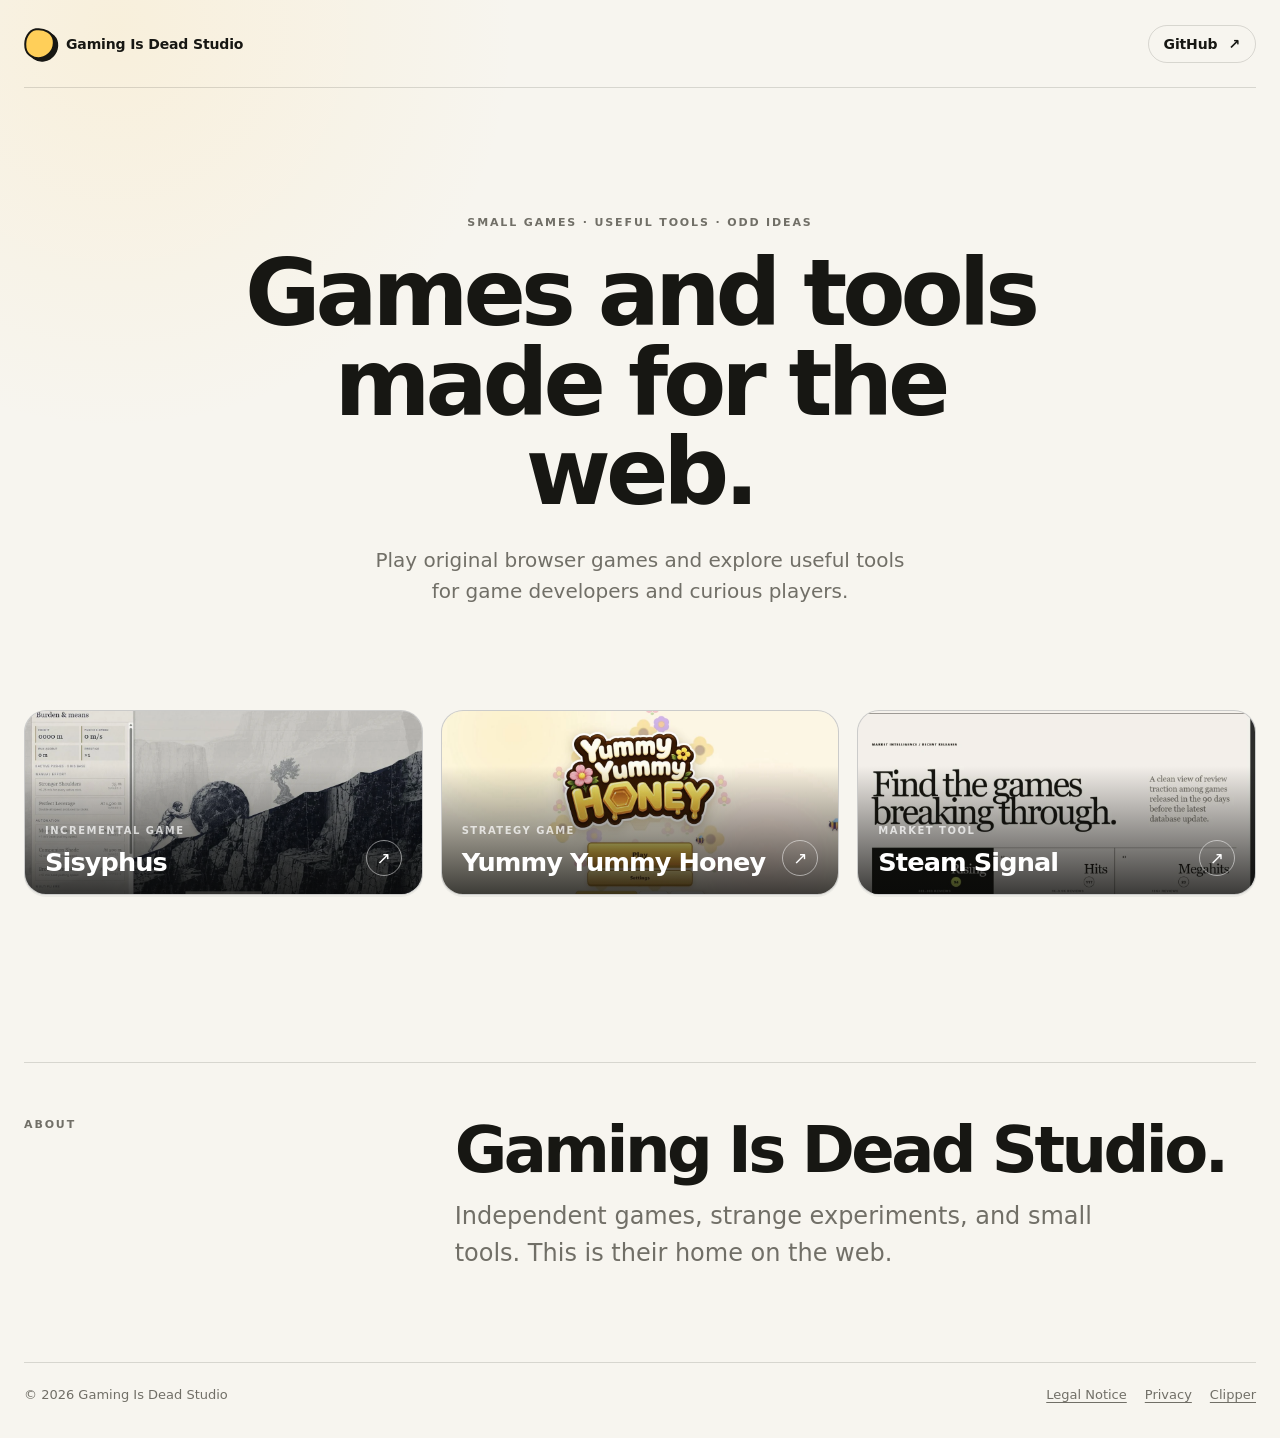
<file: index.html>
<!doctype html>
<html lang="en">
<head>
  <meta charset="utf-8">
  <meta name="viewport" content="width=device-width, initial-scale=1">
  <meta name="description" content="Play original browser games and explore Steam Signal, a weekly view of recently released Steam games gaining review traction.">
  <meta name="robots" content="index,follow,max-image-preview:large">
  <meta name="theme-color" content="#f7f5ef">
  <title>Gaming Is Dead Studio — Web Games &amp; Steam Tools</title>
  <link rel="canonical" href="https://gamingisdead.com/">
  <meta property="og:type" content="website">
  <meta property="og:site_name" content="Gaming Is Dead Studio">
  <meta property="og:title" content="Gaming Is Dead Studio — Web Games &amp; Steam Tools">
  <meta property="og:description" content="Original browser games, useful tools, and odd ideas from Gaming Is Dead Studio.">
  <meta property="og:url" content="https://gamingisdead.com/">
  <meta property="og:image" content="https://gamingisdead.com/assets/site/og-card.webp">
  <meta property="og:image:width" content="1200">
  <meta property="og:image:height" content="630">
  <meta property="og:image:alt" content="Gaming Is Dead Studio games, tools, and odd ideas">
  <meta name="twitter:card" content="summary_large_image">
  <meta name="twitter:title" content="Gaming Is Dead Studio — Web Games &amp; Steam Tools">
  <meta name="twitter:description" content="Original browser games, useful tools, and odd ideas from Gaming Is Dead Studio.">
  <meta name="twitter:image" content="https://gamingisdead.com/assets/site/og-card.webp">
  <script type="application/ld+json">
  {
    "@context": "https://schema.org",
    "@graph": [
      {
        "@type": "Organization",
        "@id": "https://gamingisdead.com/#studio",
        "name": "Gaming Is Dead Studio",
        "url": "https://gamingisdead.com/",
        "sameAs": ["https://github.com/gamingisdeadstudio-hash"]
      },
      {
        "@type": "WebSite",
        "@id": "https://gamingisdead.com/#website",
        "name": "Gaming Is Dead Studio",
        "url": "https://gamingisdead.com/",
        "publisher": { "@id": "https://gamingisdead.com/#studio" }
      },
      {
        "@type": "ItemList",
        "name": "Gaming Is Dead Studio projects",
        "itemListElement": [
          { "@type": "ListItem", "position": 1, "name": "Sisyphus", "url": "https://gamingisdead.com/games/sisyphus/" },
          { "@type": "ListItem", "position": 2, "name": "Yummy Yummy Honey", "url": "https://gamingisdead.com/games/yummy-yummy-honey/" },
          { "@type": "ListItem", "position": 3, "name": "Steam Signal", "url": "https://gamingisdead.com/steam-signal/" }
        ]
      }
    ]
  }
  </script>
  <link rel="stylesheet" href="./styles.css">
</head>
<body>
  <header class="site-header">
    <a class="maker-mark" href="./" aria-label="Gaming Is Dead Studio — home">
      <span class="maker-mark__shape" aria-hidden="true"></span>
      <span>Gaming Is Dead Studio</span>
    </a>
    <a class="github-link" href="https://github.com/gamingisdeadstudio-hash" target="_blank" rel="noreferrer">GitHub <span aria-hidden="true">↗</span></a>
  </header>

  <main>
    <section class="hero" aria-labelledby="page-title">
      <p class="eyebrow">Small games · useful tools · odd ideas</p>
      <h1 id="page-title">Games and tools<br>made for the web.</h1>
      <p class="hero-copy">Play original browser games and explore useful tools for game developers and curious players.</p>
    </section>

    <section class="project-grid" aria-label="Projects">
      <a class="project-card project-card--sisyphus" href="./games/sisyphus/">
        <img src="./assets/site/sisyphus-card.webp" alt="Sisyphus pushing a boulder up a painted mountain" width="1200" height="558">
        <span class="project-card__scrim" aria-hidden="true"></span>
        <span class="project-card__meta">
          <span class="project-card__kind">Incremental game</span>
          <strong>Sisyphus</strong>
          <span class="project-card__arrow" aria-hidden="true">↗</span>
        </span>
      </a>

      <a class="project-card project-card--honey" href="./games/yummy-yummy-honey/">
        <img src="./assets/site/honey-card.webp" alt="The colorful Yummy Yummy Honey game" width="1200" height="558">
        <span class="project-card__scrim" aria-hidden="true"></span>
        <span class="project-card__meta">
          <span class="project-card__kind">Strategy game</span>
          <strong>Yummy Yummy Honey</strong>
          <span class="project-card__arrow" aria-hidden="true">↗</span>
        </span>
      </a>

      <a class="project-card project-card--signal" href="./steam-signal/">
        <img src="./assets/site/steam-signal-card.webp" alt="Steam Signal dashboard showing recently successful games" width="1200" height="558">
        <span class="project-card__scrim" aria-hidden="true"></span>
        <span class="project-card__meta">
          <span class="project-card__kind">Market tool</span>
          <strong>Steam Signal</strong>
          <span class="project-card__arrow" aria-hidden="true">↗</span>
        </span>
      </a>
    </section>

    <section class="about" aria-labelledby="about-title">
      <p class="eyebrow">About</p>
      <div>
        <h2 id="about-title">Gaming Is Dead Studio.</h2>
        <p>Independent games, strange experiments, and small tools. This is their home on the web.</p>
      </div>
    </section>
  </main>

  <footer class="site-footer">
    <span>© <span id="year"></span> Gaming Is Dead Studio</span>
    <nav class="footer-links" aria-label="Legal information">
      <a href="./legal/">Legal Notice</a>
      <a href="./privacy/">Privacy</a>
      <a href="/clipper/">Clipper</a>
    </nav>
  </footer>

  <script src="./site.js" defer></script>
</body>
</html>
</file>
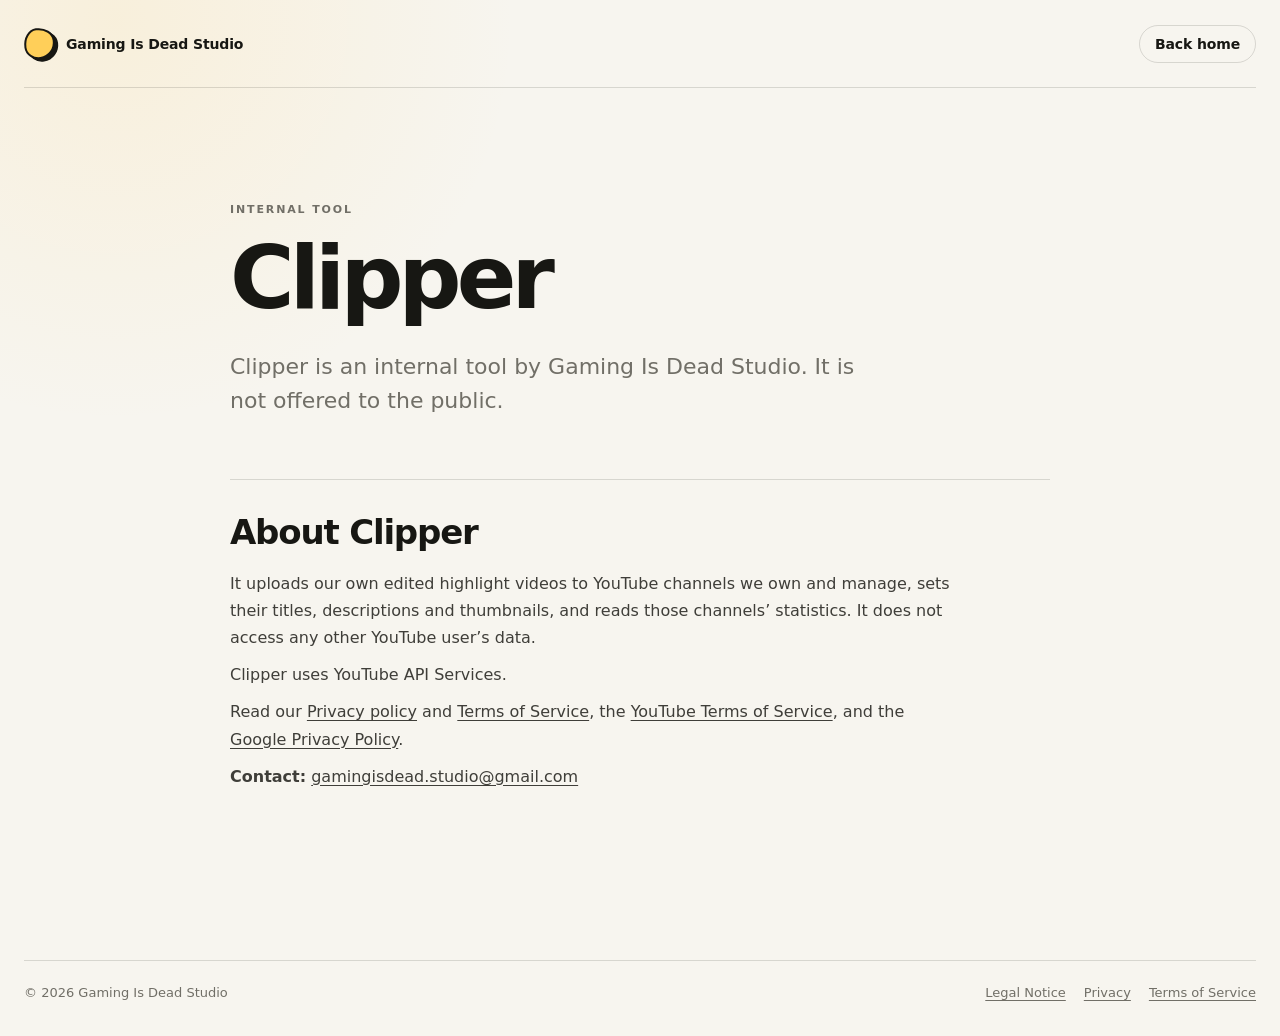
<file: clipper/index.html>
<!doctype html>
<html lang="en">
<head>
  <meta charset="utf-8">
  <meta name="viewport" content="width=device-width, initial-scale=1">
  <meta name="description" content="Clipper is an internal tool by Gaming Is Dead Studio for uploading our own videos and reading our YouTube channels’ statistics.">
  <meta name="robots" content="noindex,follow">
  <meta name="theme-color" content="#f7f5ef">
  <title>Clipper — Gaming Is Dead Studio</title>
  <link rel="canonical" href="https://gamingisdead.com/clipper/">
  <link rel="stylesheet" href="/styles.css">
</head>
<body>
  <header class="site-header">
    <a class="maker-mark" href="/" aria-label="Gaming Is Dead Studio — home">
      <span class="maker-mark__shape" aria-hidden="true"></span>
      <span>Gaming Is Dead Studio</span>
    </a>
    <a class="github-link" href="/">Back home</a>
  </header>

  <main class="legal-page">
    <p class="eyebrow">Internal tool</p>
    <h1>Clipper</h1>
    <p class="legal-lede">Clipper is an internal tool by Gaming Is Dead Studio. It is not offered to the public.</p>

    <section class="legal-section" aria-labelledby="about-clipper-title">
      <h2 id="about-clipper-title">About Clipper</h2>
      <p>It uploads our own edited highlight videos to YouTube channels we own and manage, sets their titles, descriptions and thumbnails, and reads those channels’ statistics. It does not access any other YouTube user’s data.</p>
      <p>Clipper uses YouTube API Services.</p>
      <p>Read our <a href="/privacy/#clipper">Privacy policy</a> and <a href="/clipper/terms/">Terms of Service</a>, the <a href="https://www.youtube.com/t/terms">YouTube Terms of Service</a>, and the <a href="https://policies.google.com/privacy">Google Privacy Policy</a>.</p>
      <p><strong>Contact:</strong> <a href="mailto:gamingisdead.studio@gmail.com">gamingisdead.studio@gmail.com</a></p>
    </section>
  </main>

  <footer class="site-footer">
    <span>© <span id="year"></span> Gaming Is Dead Studio</span>
    <nav class="footer-links" aria-label="Legal information">
      <a href="/legal/">Legal Notice</a>
      <a href="/privacy/#clipper">Privacy</a>
      <a href="/clipper/terms/">Terms of Service</a>
    </nav>
  </footer>

  <script src="/site.js" defer></script>
</body>
</html>
</file>
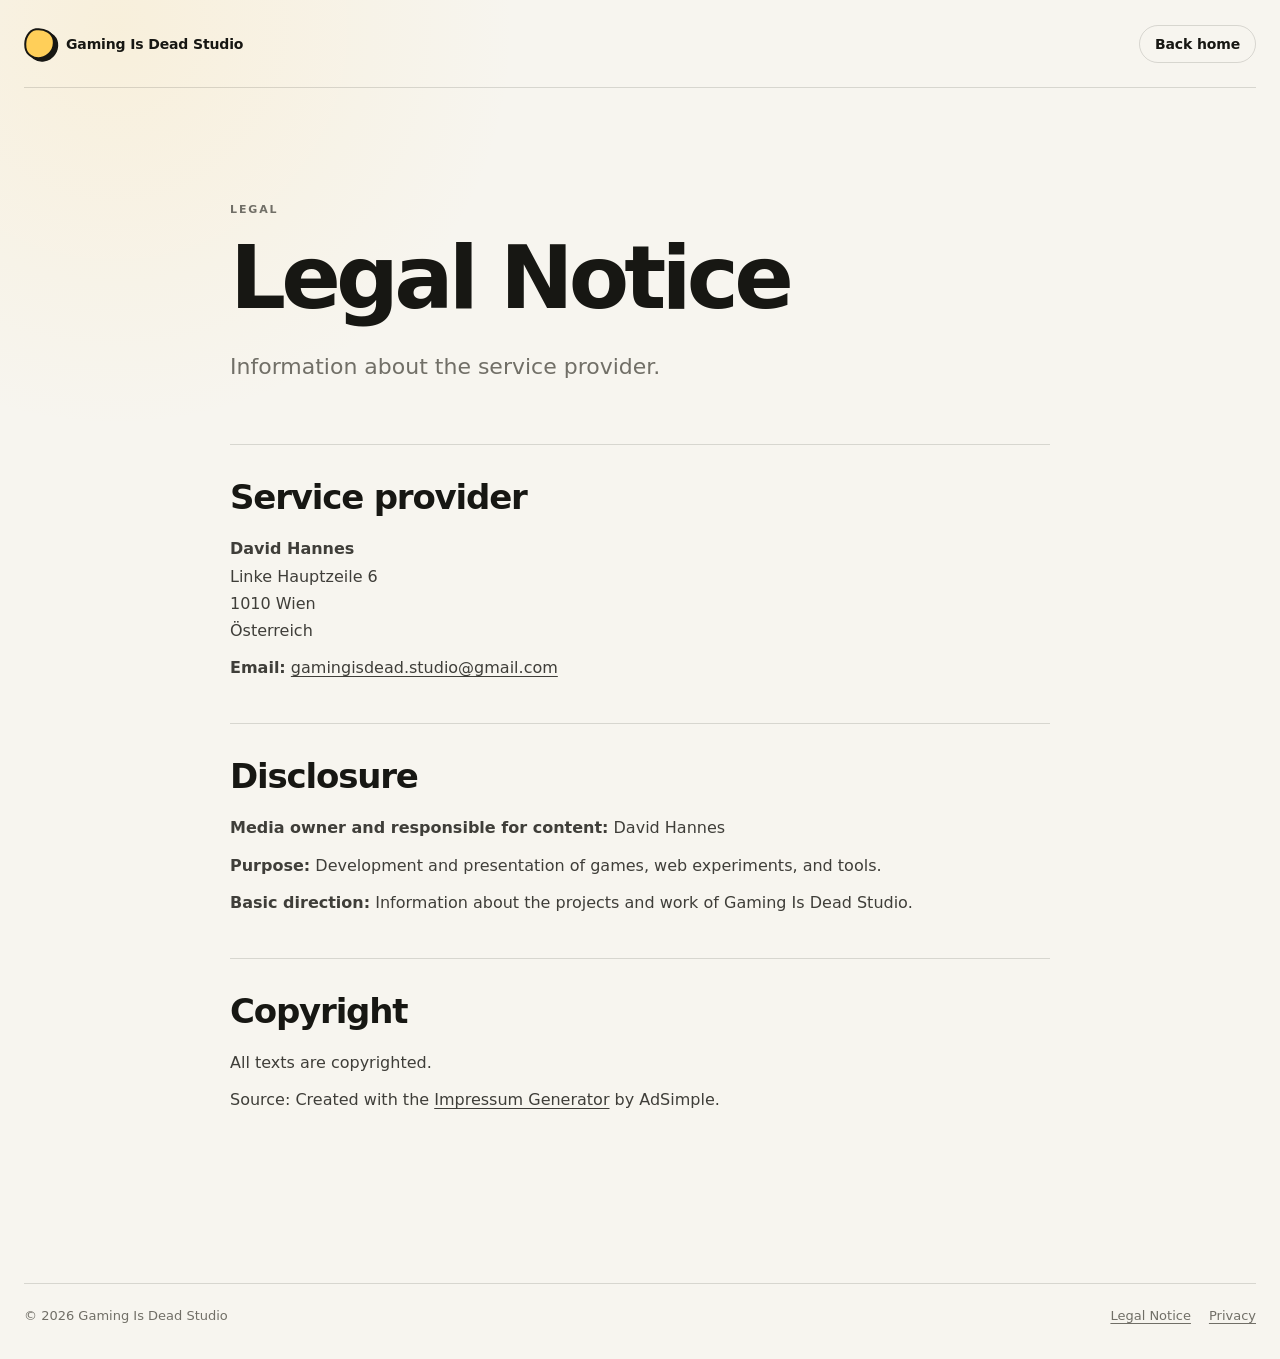
<file: legal/index.html>
<!doctype html>
<html lang="en">
<head>
  <meta charset="utf-8">
  <meta name="viewport" content="width=device-width, initial-scale=1">
  <meta name="description" content="Legal notice for Gaming Is Dead Studio.">
  <meta name="robots" content="noindex,follow">
  <meta name="theme-color" content="#f7f5ef">
  <title>Legal Notice — Gaming Is Dead Studio</title>
  <link rel="canonical" href="https://gamingisdead.com/legal/">
  <link rel="stylesheet" href="../styles.css">
</head>
<body>
  <header class="site-header">
    <a class="maker-mark" href="../" aria-label="Gaming Is Dead Studio — home">
      <span class="maker-mark__shape" aria-hidden="true"></span>
      <span>Gaming Is Dead Studio</span>
    </a>
    <a class="github-link" href="../">Back home</a>
  </header>

  <main class="legal-page">
    <p class="eyebrow">Legal</p>
    <h1>Legal Notice</h1>
    <p class="legal-lede">Information about the service provider.</p>

    <section class="legal-section" aria-labelledby="provider-title">
      <h2 id="provider-title">Service provider</h2>
      <address>
        <strong>David Hannes</strong><br>
        Linke Hauptzeile 6<br>
        1010 Wien<br>
        Österreich
      </address>
      <p><strong>Email:</strong> <a href="mailto:gamingisdead.studio@gmail.com">gamingisdead.studio@gmail.com</a></p>
    </section>

    <section class="legal-section" aria-labelledby="disclosure-title">
      <h2 id="disclosure-title">Disclosure</h2>
      <p><strong>Media owner and responsible for content:</strong> David Hannes</p>
      <p><strong>Purpose:</strong> Development and presentation of games, web experiments, and tools.</p>
      <p><strong>Basic direction:</strong> Information about the projects and work of Gaming Is Dead Studio.</p>
    </section>

    <section class="legal-section" aria-labelledby="copyright-title">
      <h2 id="copyright-title">Copyright</h2>
      <p>All texts are copyrighted.</p>
      <p>Source: Created with the <a href="https://www.adsimple.at/impressum-generator/" target="_blank" rel="noreferrer">Impressum Generator</a> by AdSimple.</p>
    </section>
  </main>

  <footer class="site-footer">
    <span>© <span id="year"></span> Gaming Is Dead Studio</span>
    <nav class="footer-links" aria-label="Legal information">
      <a href="./" aria-current="page">Legal Notice</a>
      <a href="../privacy/">Privacy</a>
    </nav>
  </footer>

  <script src="../site.js" defer></script>
</body>
</html>
</file>
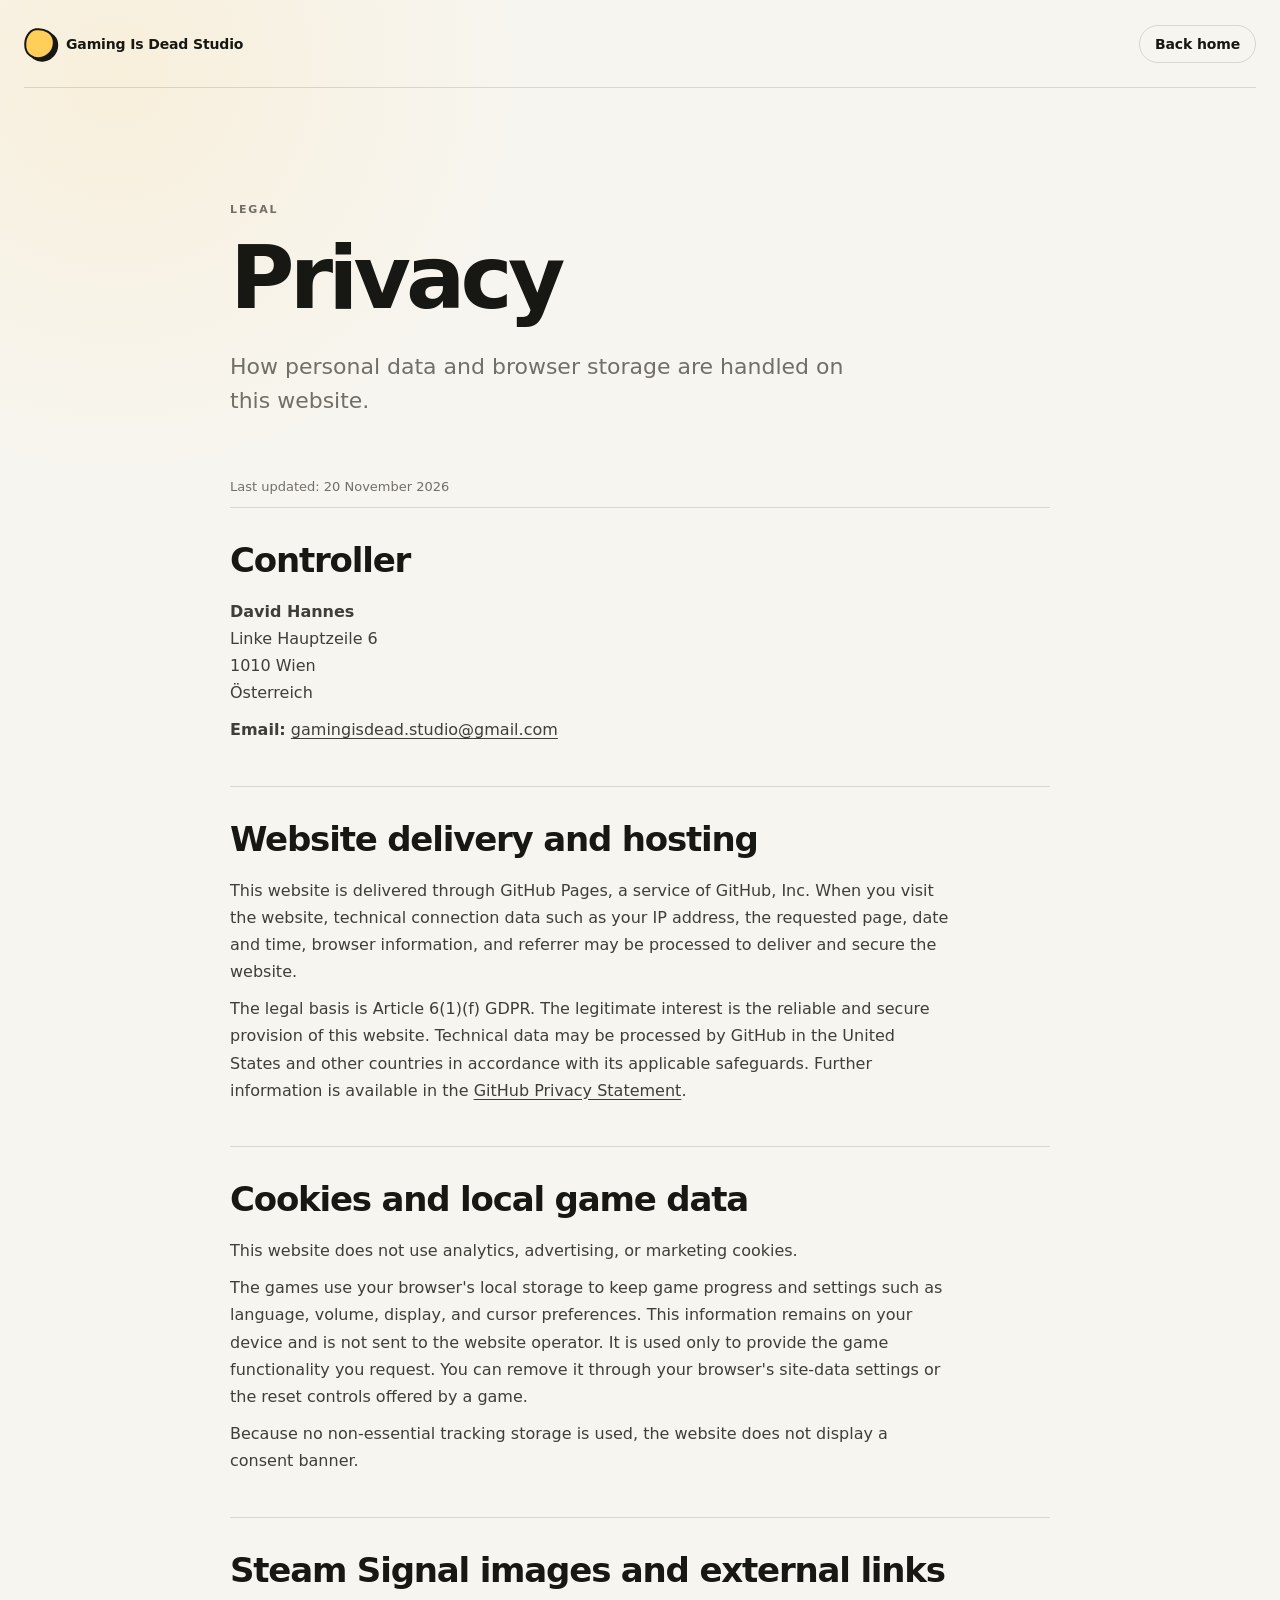
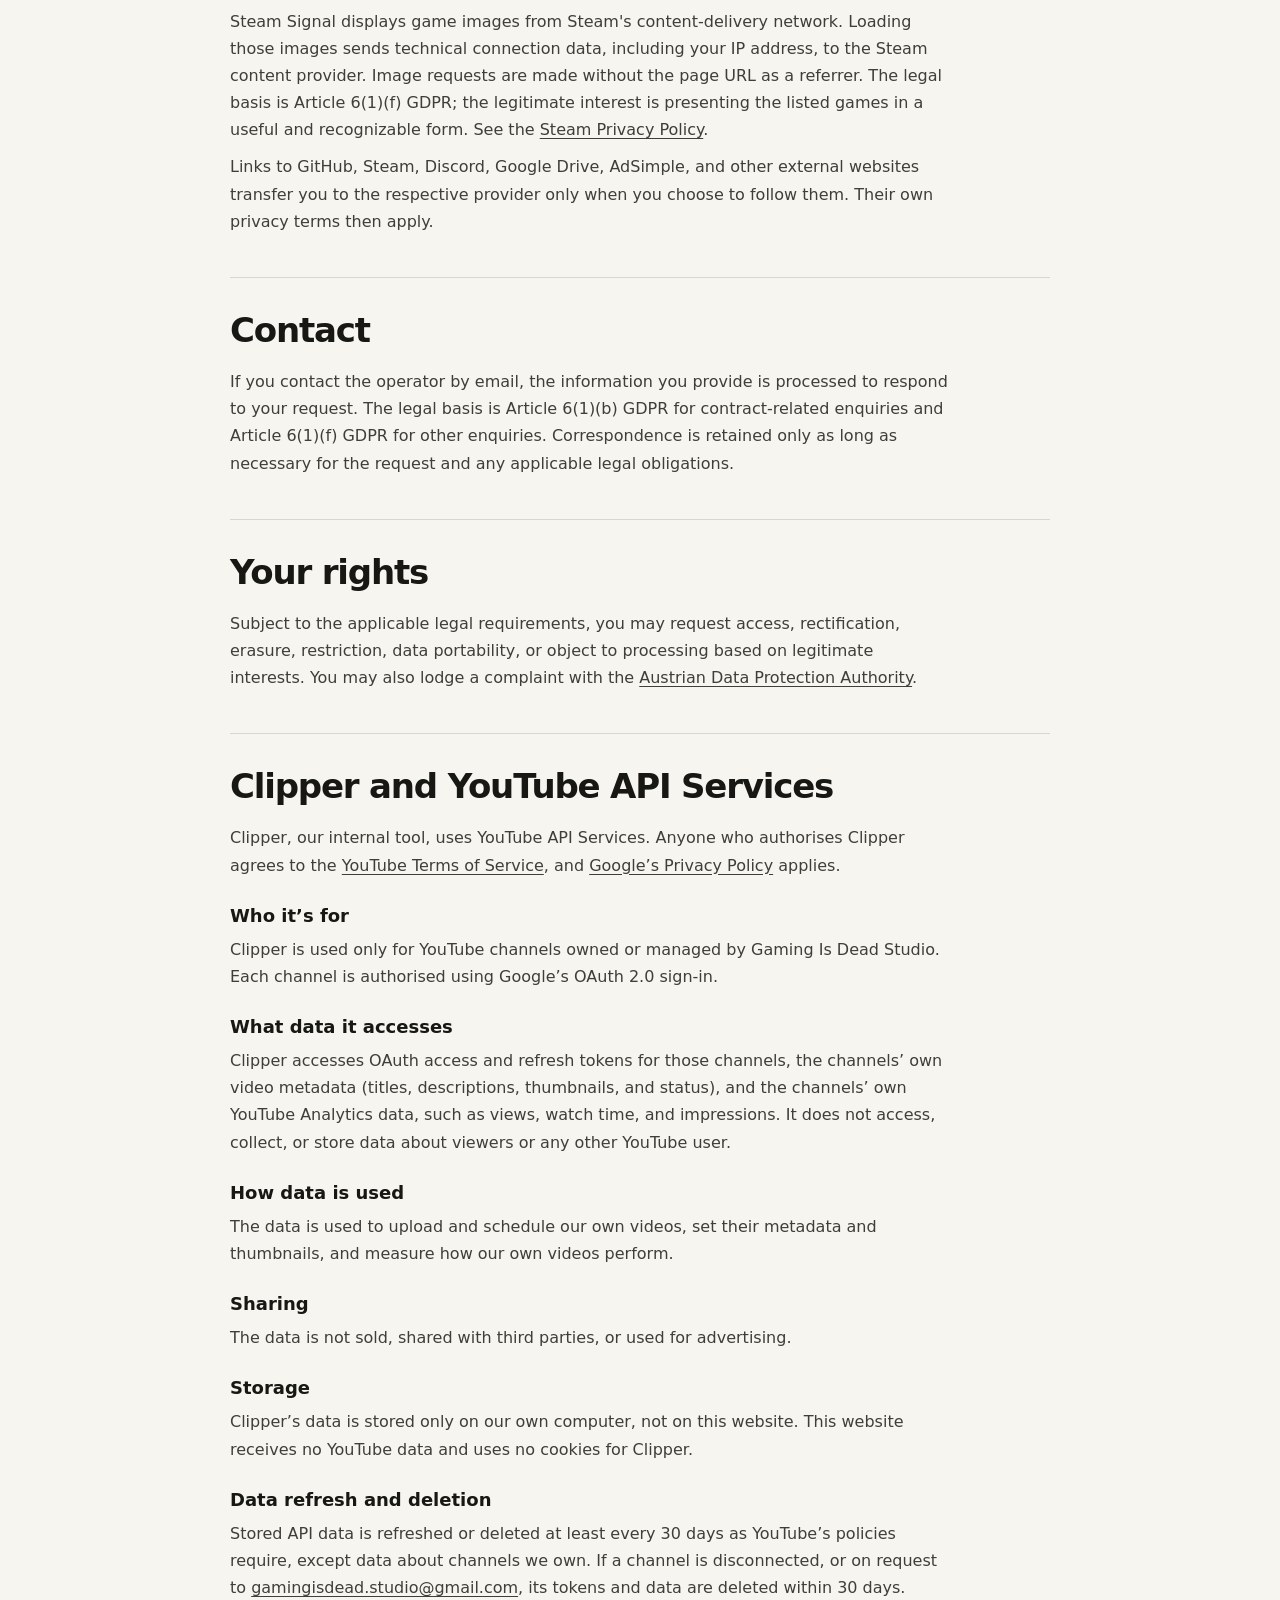
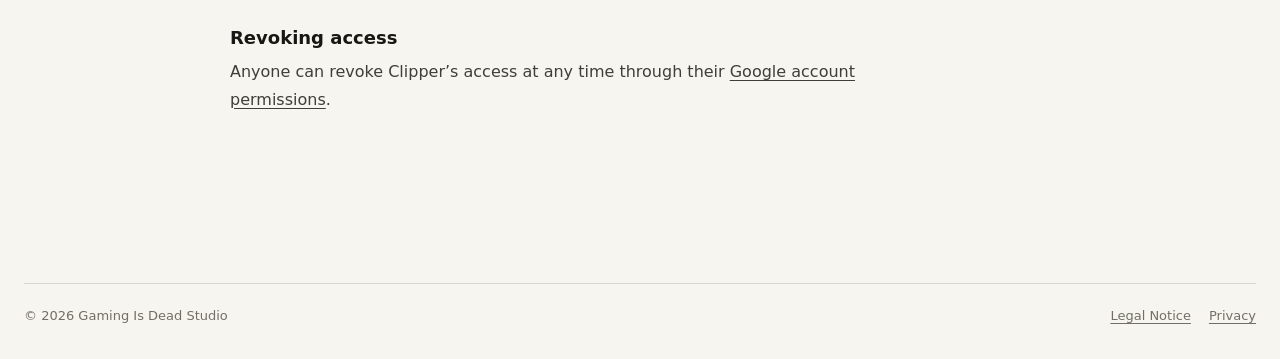
<file: privacy/index.html>
<!doctype html>
<html lang="en">
<head>
  <meta charset="utf-8">
  <meta name="viewport" content="width=device-width, initial-scale=1">
  <meta name="description" content="Privacy information for Gaming Is Dead Studio.">
  <meta name="robots" content="noindex,follow">
  <meta name="theme-color" content="#f7f5ef">
  <title>Privacy — Gaming Is Dead Studio</title>
  <link rel="canonical" href="https://gamingisdead.com/privacy/">
  <link rel="stylesheet" href="../styles.css">
</head>
<body>
  <header class="site-header">
    <a class="maker-mark" href="../" aria-label="Gaming Is Dead Studio — home">
      <span class="maker-mark__shape" aria-hidden="true"></span>
      <span>Gaming Is Dead Studio</span>
    </a>
    <a class="github-link" href="../">Back home</a>
  </header>

  <main class="legal-page">
    <p class="eyebrow">Legal</p>
    <h1>Privacy</h1>
    <p class="legal-lede">How personal data and browser storage are handled on this website.</p>
    <p class="legal-meta">Last updated: 20 November 2026</p>

    <section class="legal-section" aria-labelledby="controller-title">
      <h2 id="controller-title">Controller</h2>
      <address>
        <strong>David Hannes</strong><br>
        Linke Hauptzeile 6<br>
        1010 Wien<br>
        Österreich
      </address>
      <p><strong>Email:</strong> <a href="mailto:gamingisdead.studio@gmail.com">gamingisdead.studio@gmail.com</a></p>
    </section>

    <section class="legal-section" aria-labelledby="hosting-title">
      <h2 id="hosting-title">Website delivery and hosting</h2>
      <p>This website is delivered through GitHub Pages, a service of GitHub, Inc. When you visit the website, technical connection data such as your IP address, the requested page, date and time, browser information, and referrer may be processed to deliver and secure the website.</p>
      <p>The legal basis is Article 6(1)(f) GDPR. The legitimate interest is the reliable and secure provision of this website. Technical data may be processed by GitHub in the United States and other countries in accordance with its applicable safeguards. Further information is available in the <a href="https://docs.github.com/en/site-policy/privacy-policies/github-general-privacy-statement" target="_blank" rel="noreferrer">GitHub Privacy Statement</a>.</p>
    </section>

    <section class="legal-section" aria-labelledby="storage-title">
      <h2 id="storage-title">Cookies and local game data</h2>
      <p>This website does not use analytics, advertising, or marketing cookies.</p>
      <p>The games use your browser's local storage to keep game progress and settings such as language, volume, display, and cursor preferences. This information remains on your device and is not sent to the website operator. It is used only to provide the game functionality you request. You can remove it through your browser's site-data settings or the reset controls offered by a game.</p>
      <p>Because no non-essential tracking storage is used, the website does not display a consent banner.</p>
    </section>

    <section class="legal-section" aria-labelledby="steam-title">
      <h2 id="steam-title">Steam Signal images and external links</h2>
      <p>Steam Signal displays game images from Steam's content-delivery network. Loading those images sends technical connection data, including your IP address, to the Steam content provider. Image requests are made without the page URL as a referrer. The legal basis is Article 6(1)(f) GDPR; the legitimate interest is presenting the listed games in a useful and recognizable form. See the <a href="https://store.steampowered.com/privacy_agreement/" target="_blank" rel="noreferrer">Steam Privacy Policy</a>.</p>
      <p>Links to GitHub, Steam, Discord, Google Drive, AdSimple, and other external websites transfer you to the respective provider only when you choose to follow them. Their own privacy terms then apply.</p>
    </section>

    <section class="legal-section" aria-labelledby="contact-title">
      <h2 id="contact-title">Contact</h2>
      <p>If you contact the operator by email, the information you provide is processed to respond to your request. The legal basis is Article 6(1)(b) GDPR for contract-related enquiries and Article 6(1)(f) GDPR for other enquiries. Correspondence is retained only as long as necessary for the request and any applicable legal obligations.</p>
    </section>

    <section class="legal-section" aria-labelledby="rights-title">
      <h2 id="rights-title">Your rights</h2>
      <p>Subject to the applicable legal requirements, you may request access, rectification, erasure, restriction, data portability, or object to processing based on legitimate interests. You may also lodge a complaint with the <a href="https://www.dsb.gv.at/" target="_blank" rel="noreferrer">Austrian Data Protection Authority</a>.</p>
    </section>
    <section class="legal-section" id="clipper" aria-labelledby="clipper-title">
      <h2 id="clipper-title">Clipper and YouTube API Services</h2>
      <p>Clipper, our internal tool, uses YouTube API Services. Anyone who authorises Clipper agrees to the <a href="https://www.youtube.com/t/terms">YouTube Terms of Service</a>, and <a href="https://policies.google.com/privacy">Google’s Privacy Policy</a> applies.</p>
      <h3>Who it’s for</h3>
      <p>Clipper is used only for YouTube channels owned or managed by Gaming Is Dead Studio. Each channel is authorised using Google’s OAuth 2.0 sign-in.</p>
      <h3>What data it accesses</h3>
      <p>Clipper accesses OAuth access and refresh tokens for those channels, the channels’ own video metadata (titles, descriptions, thumbnails, and status), and the channels’ own YouTube Analytics data, such as views, watch time, and impressions. It does not access, collect, or store data about viewers or any other YouTube user.</p>
      <h3>How data is used</h3>
      <p>The data is used to upload and schedule our own videos, set their metadata and thumbnails, and measure how our own videos perform.</p>
      <h3>Sharing</h3>
      <p>The data is not sold, shared with third parties, or used for advertising.</p>
      <h3>Storage</h3>
      <p>Clipper’s data is stored only on our own computer, not on this website. This website receives no YouTube data and uses no cookies for Clipper.</p>
      <h3>Data refresh and deletion</h3>
      <p>Stored API data is refreshed or deleted at least every 30 days as YouTube’s policies require, except data about channels we own. If a channel is disconnected, or on request to <a href="mailto:gamingisdead.studio@gmail.com">gamingisdead.studio@gmail.com</a>, its tokens and data are deleted within 30 days.</p>
      <h3>Revoking access</h3>
      <p>Anyone can revoke Clipper’s access at any time through their <a href="https://security.google.com/settings/security/permissions">Google account permissions</a>.</p>
    </section>
  </main>

  <footer class="site-footer">
    <span>© <span id="year"></span> Gaming Is Dead Studio</span>
    <nav class="footer-links" aria-label="Legal information">
      <a href="../legal/">Legal Notice</a>
      <a href="./" aria-current="page">Privacy</a>
    </nav>
  </footer>

  <script src="../site.js" defer></script>
</body>
</html>
</file>
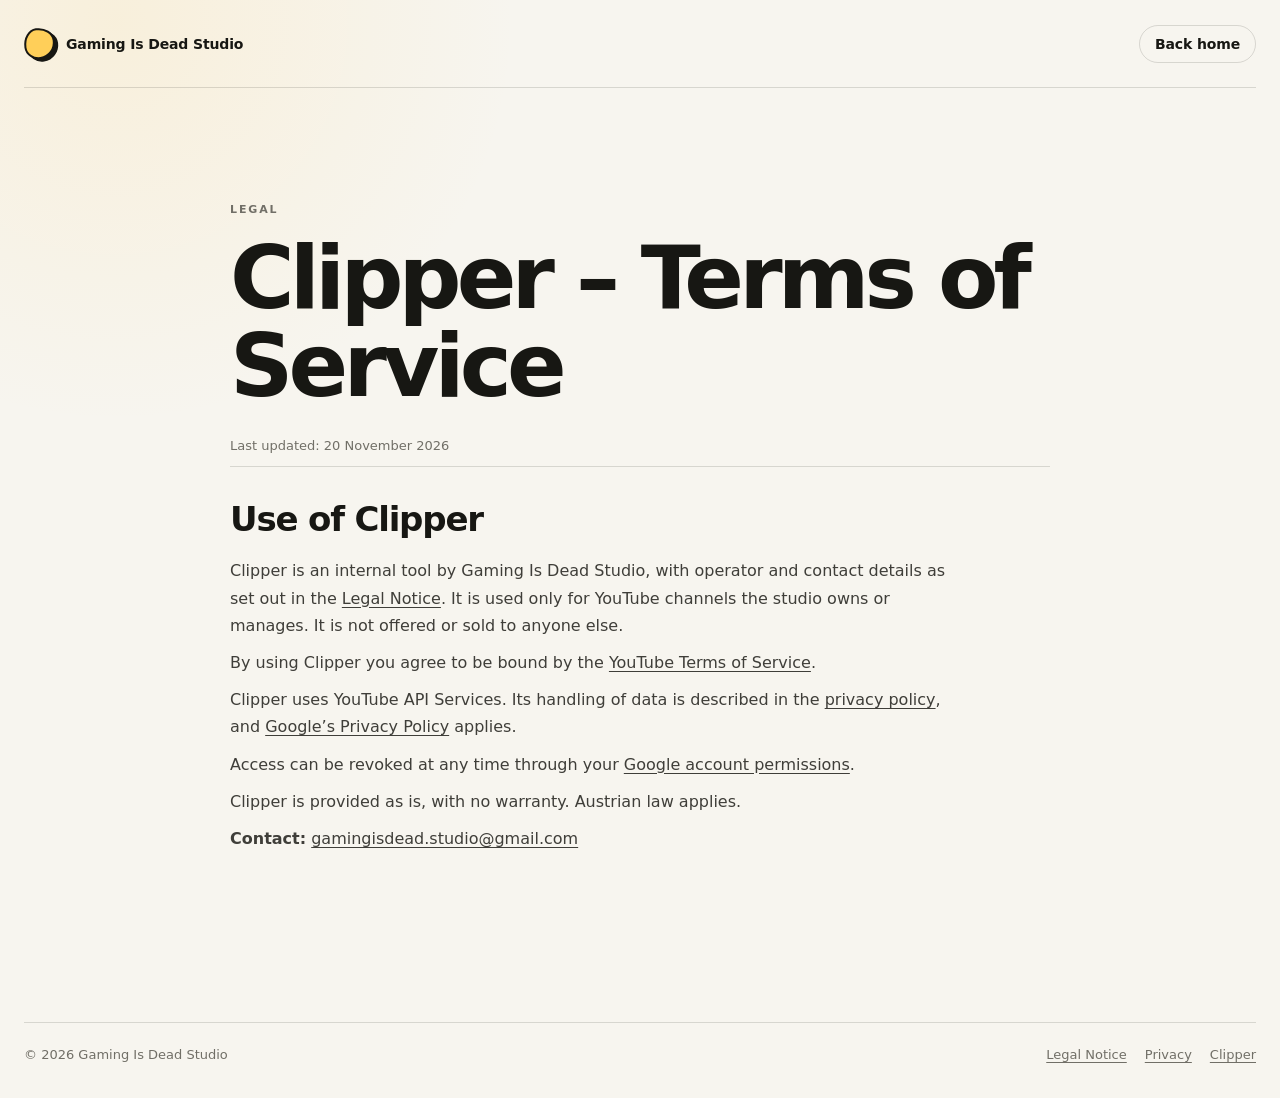
<file: clipper/terms/index.html>
<!doctype html>
<html lang="en">
<head>
  <meta charset="utf-8">
  <meta name="viewport" content="width=device-width, initial-scale=1">
  <meta name="description" content="Terms of Service for Clipper, an internal YouTube tool by Gaming Is Dead Studio.">
  <meta name="robots" content="noindex,follow">
  <meta name="theme-color" content="#f7f5ef">
  <title>Clipper – Terms of Service — Gaming Is Dead Studio</title>
  <link rel="canonical" href="https://gamingisdead.com/clipper/terms/">
  <link rel="stylesheet" href="/styles.css">
</head>
<body>
  <header class="site-header">
    <a class="maker-mark" href="/" aria-label="Gaming Is Dead Studio — home">
      <span class="maker-mark__shape" aria-hidden="true"></span>
      <span>Gaming Is Dead Studio</span>
    </a>
    <a class="github-link" href="/">Back home</a>
  </header>

  <main class="legal-page">
    <p class="eyebrow">Legal</p>
    <h1>Clipper – Terms of Service</h1>
    <p class="legal-meta">Last updated: 20 November 2026</p>

    <section class="legal-section" aria-labelledby="clipper-terms-title">
      <h2 id="clipper-terms-title">Use of Clipper</h2>
      <p>Clipper is an internal tool by Gaming Is Dead Studio, with operator and contact details as set out in the <a href="/legal/">Legal Notice</a>. It is used only for YouTube channels the studio owns or manages. It is not offered or sold to anyone else.</p>
      <p>By using Clipper you agree to be bound by the <a href="https://www.youtube.com/t/terms">YouTube Terms of Service</a>.</p>
      <p>Clipper uses YouTube API Services. Its handling of data is described in the <a href="/privacy/#clipper">privacy policy</a>, and <a href="https://policies.google.com/privacy">Google’s Privacy Policy</a> applies.</p>
      <p>Access can be revoked at any time through your <a href="https://security.google.com/settings/security/permissions">Google account permissions</a>.</p>
      <p>Clipper is provided as is, with no warranty. Austrian law applies.</p>
      <p><strong>Contact:</strong> <a href="mailto:gamingisdead.studio@gmail.com">gamingisdead.studio@gmail.com</a></p>
    </section>
  </main>

  <footer class="site-footer">
    <span>© <span id="year"></span> Gaming Is Dead Studio</span>
    <nav class="footer-links" aria-label="Legal information">
      <a href="/legal/">Legal Notice</a>
      <a href="/privacy/#clipper">Privacy</a>
      <a href="/clipper/">Clipper</a>
    </nav>
  </footer>

  <script src="/site.js" defer></script>
</body>
</html>
</file>
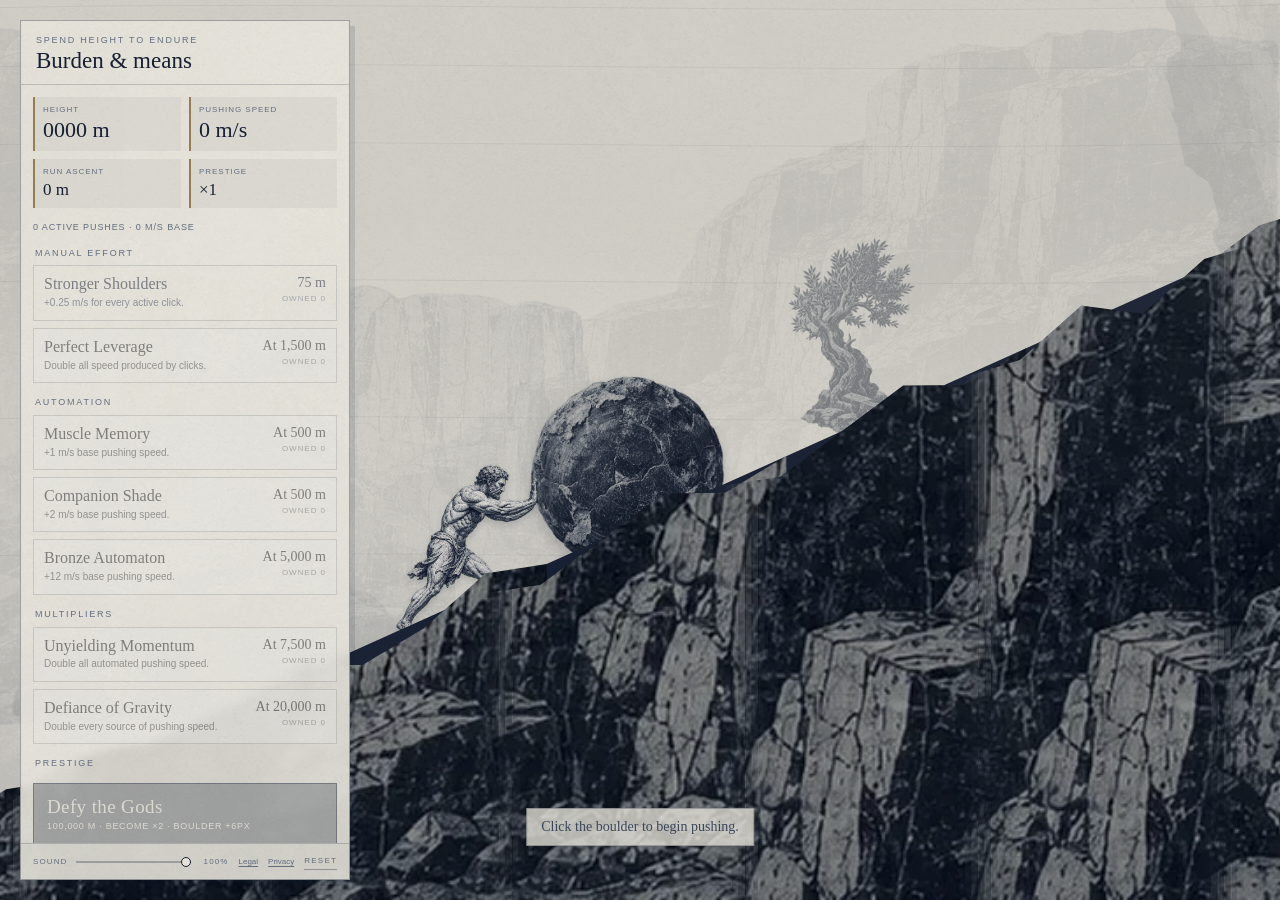
<file: games/sisyphus/index.html>
<!DOCTYPE html>
<html lang="en">
<head>
<meta charset="UTF-8">
<meta name="viewport" content="width=device-width,initial-scale=1">
<title>Sisyphus — Free Incremental Browser Game</title>
<meta name="description" content="Push a boulder, automate the climb, and keep ascending in Sisyphus, a free incremental game you can play in your browser.">
<meta name="robots" content="index,follow,max-image-preview:large">
<link rel="canonical" href="https://gamingisdead.com/games/sisyphus/">
<meta property="og:type" content="website">
<meta property="og:site_name" content="Gaming Is Dead Studio">
<meta property="og:title" content="Sisyphus — Free Incremental Browser Game">
<meta property="og:description" content="Push a boulder, automate the climb, and keep ascending in this free browser game.">
<meta property="og:url" content="https://gamingisdead.com/games/sisyphus/">
<meta property="og:image" content="https://gamingisdead.com/assets/site/og-card.webp">
<meta property="og:image:width" content="1200">
<meta property="og:image:height" content="630">
<meta property="og:image:alt" content="Gaming Is Dead Studio games, tools, and odd ideas">
<meta name="twitter:card" content="summary_large_image">
<meta name="twitter:title" content="Sisyphus — Free Incremental Browser Game">
<meta name="twitter:description" content="Push a boulder, automate the climb, and keep ascending in this free browser game.">
<meta name="twitter:image" content="https://gamingisdead.com/assets/site/og-card.webp">
<script type="application/ld+json">
{
  "@context": "https://schema.org",
  "@type": "VideoGame",
  "name": "Sisyphus",
  "url": "https://gamingisdead.com/games/sisyphus/",
  "description": "Push a boulder, automate the climb, and keep ascending in a free incremental browser game.",
  "genre": "Incremental game",
  "operatingSystem": "Any",
  "applicationCategory": "Game",
  "isAccessibleForFree": true,
  "publisher": {
    "@type": "Organization",
    "name": "Gaming Is Dead Studio",
    "url": "https://gamingisdead.com/"
  }
}
</script>
<style>
  :root{--plaster:#d2d0c9;--paper:#ece9e1;--faded:#657083;--mid:#3c485e;--ink:#172033;--gold:#9a8055}
  *{box-sizing:border-box}
  html,body{width:100%;min-height:100%;margin:0;background:var(--plaster);color:var(--ink)}
  body{font-family:Georgia,'Times New Roman',serif}
  .game-stage{position:relative;width:100%;height:100svh;min-height:560px;overflow:hidden}
  #scene{position:absolute;inset:0;width:100%;height:100%;display:block;cursor:default;touch-action:manipulation;user-select:none}
  #scene:focus{outline:none}
  .grain{position:fixed;inset:0;pointer-events:none;z-index:20;opacity:.14;mix-blend-mode:multiply;
    background-image:url('assets/mural/textures/plaster-base.webp'),repeating-linear-gradient(13deg,transparent 0 3px,rgba(23,32,51,.08) 4px,transparent 5px 9px);
    background-position:center,0 0;background-size:cover,auto;background-repeat:no-repeat,repeat}
  .kicker,.metric-label{font:10px/1.2 Arial,sans-serif;letter-spacing:.25em;text-transform:uppercase;color:var(--faded)}
  h1{font-size:clamp(27px,3.6vw,54px);font-weight:400;letter-spacing:.04em;margin:5px 0 0}
  .metric{text-align:right;min-width:150px}
  .metric-value{font-size:clamp(25px,3vw,44px);line-height:1;margin-top:6px;font-variant-numeric:tabular-nums}
  .metric-speed{margin-top:10px;color:var(--faded)}
  .metric-speed-label{display:block;font:9px/1.2 Arial,sans-serif;letter-spacing:.16em;text-transform:uppercase}
  .metric-speed-value{display:block;margin-top:3px;font-size:clamp(22px,2.7vw,38px);line-height:1;color:var(--ink);font-variant-numeric:tabular-nums}
  .stack-readout{margin-top:8px;font:9px/1.3 Arial,sans-serif;letter-spacing:.1em;text-transform:uppercase;color:var(--faded)}
  button{appearance:none;border:1px solid rgba(23,32,51,.6);background:rgba(236,233,225,.82);color:var(--ink);
    padding:10px 13px;font:10px/1 Arial,sans-serif;letter-spacing:.15em;text-transform:uppercase;cursor:pointer;box-shadow:2px 2px 0 rgba(23,32,51,.12)}
  button:hover,button:focus-visible{background:var(--ink);color:var(--paper);outline:none}
  button:disabled{cursor:not-allowed;opacity:.5}
  .shop{position:absolute;z-index:4;left:20px;top:20px;bottom:20px;width:330px;display:flex;flex-direction:column;
    border:1px solid rgba(23,32,51,.34);background:rgba(236,233,225,.9);box-shadow:5px 6px 0 rgba(23,32,51,.12);backdrop-filter:blur(4px)}
  .shop-head{display:flex;align-items:center;justify-content:space-between;gap:12px;padding:14px 15px 12px;border-bottom:1px solid rgba(23,32,51,.2)}
  .shop-kicker,.shop-section-title{font:9px/1.2 Arial,sans-serif;letter-spacing:.2em;text-transform:uppercase;color:var(--faded)}
  .shop-title{font-size:23px;line-height:1;margin-top:3px}
  .shop-body{min-height:0;overflow:auto;padding:12px}
  .shop-footer{flex:0 0 auto;display:flex;align-items:center;gap:10px;padding:9px 12px;border-top:1px solid rgba(23,32,51,.2);background:rgba(210,208,201,.3)}
  .volume-control{min-width:0;flex:1;display:grid;grid-template-columns:auto minmax(58px,1fr) 30px;align-items:center;gap:8px}
  .volume-label,.volume-value{font:8px/1 Arial,sans-serif;letter-spacing:.14em;text-transform:uppercase;color:var(--faded)}
  .volume-value{text-align:right;font-variant-numeric:tabular-nums}
  .volume-slider{appearance:none;width:100%;height:2px;margin:0;background:rgba(23,32,51,.28);cursor:pointer}
  .volume-slider::-webkit-slider-thumb{appearance:none;width:10px;height:10px;border:1px solid var(--ink);border-radius:50%;background:var(--paper)}
  .volume-slider::-moz-range-thumb{width:9px;height:9px;border:1px solid var(--ink);border-radius:50%;background:var(--paper)}
  .shop-reset{padding:4px 0;border:0;border-bottom:1px solid rgba(23,32,51,.35);background:transparent;box-shadow:none;color:var(--faded);font-size:8px}
  .shop-reset:hover,.shop-reset:focus-visible{background:transparent;color:var(--ink);border-bottom-color:var(--ink)}
  .shop-legal{color:var(--faded);font:8px/1 Arial,sans-serif;text-underline-offset:2px}
  .shop-legal:hover,.shop-legal:focus-visible{color:var(--ink)}
  .shop-summary{display:grid;grid-template-columns:1fr 1fr;gap:8px;margin-bottom:14px}
  .shop-stat{padding:8px;border-left:2px solid var(--gold);background:rgba(210,208,201,.45)}
  .shop-stat>span{display:block;font:8px/1.2 Arial,sans-serif;letter-spacing:.12em;text-transform:uppercase;color:var(--faded)}
  .shop-stat strong{display:block;margin-top:3px;font-size:17px;font-weight:400;font-variant-numeric:tabular-nums}
  .shop-stat:nth-child(-n+2) strong{font-size:22px}
  #shop-content{margin-top:14px}
  .shop-section{margin-top:14px}.shop-section:first-child{margin-top:0}.shop-section-title{margin:0 0 7px 2px}
  .upgrade-card{width:100%;display:grid;grid-template-columns:1fr auto;gap:8px;text-align:left;margin-bottom:7px;padding:10px;
    border-color:rgba(23,32,51,.28);box-shadow:none;text-transform:none;letter-spacing:0;background:rgba(236,233,225,.72)}
  .upgrade-card:hover:not(:disabled),.upgrade-card:focus-visible:not(:disabled){background:var(--ink);color:var(--paper)}
  .upgrade-name{display:block;font:16px/1.05 Georgia,'Times New Roman',serif}
  .upgrade-description{display:block;margin-top:4px;font:10px/1.25 Arial,sans-serif;color:var(--mid)}
  .upgrade-card:hover:not(:disabled) .upgrade-description,.upgrade-card:focus-visible:not(:disabled) .upgrade-description{color:var(--paper);opacity:.72}
  .upgrade-side{text-align:right;white-space:nowrap}.upgrade-cost{display:block;font:14px/1 Georgia,'Times New Roman',serif;font-variant-numeric:tabular-nums}
  .upgrade-owned{display:block;margin-top:5px;font:8px/1 Arial,sans-serif;letter-spacing:.12em;text-transform:uppercase;color:var(--faded)}
  .upgrade-card.locked{filter:grayscale(1)}
  .prestige-card{width:100%;margin-top:7px;padding:13px;text-align:left;background:var(--ink);color:var(--paper);border-color:var(--ink);box-shadow:none}
  .prestige-card strong{display:block;font:19px/1 Georgia,'Times New Roman',serif;font-weight:400;text-transform:none;letter-spacing:.02em}
  .prestige-card span{display:block;margin-top:5px;font:9px/1.3 Arial,sans-serif;letter-spacing:.08em}
  .prestige-card:disabled{background:rgba(23,32,51,.55);color:var(--paper)}
  .click-prompt{position:absolute;z-index:3;left:50%;bottom:54px;transform:translateX(-50%);pointer-events:none;
    padding:10px 14px;border:1px solid rgba(23,32,51,.28);background:rgba(236,233,225,.78);font-size:14px;color:var(--mid);transition:opacity .3s ease}
  .click-prompt.hidden{opacity:0}
  .click-pop{position:fixed;z-index:7;pointer-events:none;font:18px/1 Georgia,'Times New Roman',serif;color:var(--ink);text-shadow:0 1px var(--paper);animation:click-rise .75s ease-out forwards}
  @keyframes click-rise{from{transform:translate(-50%,-50%) scale(.9);opacity:1}to{transform:translate(-50%,-95px) scale(1.08);opacity:0}}
  .toast{position:absolute;z-index:7;left:50%;top:22px;transform:translateX(-50%);padding:9px 13px;border-left:3px solid var(--gold);background:rgba(236,233,225,.92);
    font:10px/1.2 Arial,sans-serif;letter-spacing:.12em;text-transform:uppercase;color:var(--mid);opacity:0;pointer-events:none;transition:opacity .2s ease}
  .toast.visible{opacity:1}
  .quote-subtitle{position:absolute;z-index:8;left:50%;bottom:52px;transform:translate(-50%,12px);width:min(720px,calc(100% - 390px));padding:12px 18px;
    border:1px solid rgba(23,32,51,.42);border-left:3px solid var(--gold);background:rgba(236,233,225,.94);box-shadow:4px 5px 0 rgba(23,32,51,.14);
    color:var(--ink);font-size:clamp(15px,1.7vw,21px);line-height:1.35;text-align:center;opacity:0;visibility:hidden;pointer-events:none;transition:opacity .25s ease,transform .25s ease,visibility 0s linear .25s}
  .quote-subtitle.visible{opacity:1;visibility:visible;transform:translate(-50%,0);transition-delay:0s}
  .quote-subtitle .quote-author{white-space:nowrap;color:var(--mid)}
  .modal{position:fixed;z-index:10;inset:0;display:grid;place-items:center;padding:20px;background:rgba(23,32,51,.48)}
  .modal.hidden{display:none}.modal-card{width:min(430px,100%);padding:24px;border:1px solid var(--ink);background:var(--paper);box-shadow:9px 10px 0 rgba(23,32,51,.2)}
  .modal-card h2{margin:6px 0 10px;font-size:32px;font-weight:400}.modal-card p{line-height:1.5;color:var(--mid)}
  .modal-actions{display:flex;justify-content:flex-end;gap:8px;margin-top:18px}
  .debug-controls{position:absolute;z-index:6;left:20px;bottom:20px;display:flex;gap:7px;pointer-events:auto}.debug-controls.hidden{display:none}
  .loading{position:absolute;inset:0;z-index:5;display:grid;place-items:center;background:var(--plaster);transition:opacity .45s ease}
  .loading.hidden{opacity:0;pointer-events:none}
  .loading span{font:11px/1 Arial,sans-serif;letter-spacing:.3em;text-transform:uppercase;color:var(--mid)}
  @media(max-width:700px){.game-stage{height:82svh;min-height:520px}.stack-readout{font-size:7px}.shop{position:relative;left:auto;top:auto;bottom:auto;width:100%;max-height:none;border-left:0;border-right:0;box-shadow:0 7px 0 rgba(23,32,51,.1);backdrop-filter:none}.shop-head{padding:15px}.shop-title{font-size:19px}.shop-body{overflow:visible;padding:14px 15px 24px}.shop-footer{padding:12px 15px}.click-prompt{bottom:30px;width:calc(100% - 30px);text-align:center;font-size:12px}.quote-subtitle{position:fixed;bottom:18px;width:calc(100% - 30px);padding:10px 13px;font-size:15px}.debug-controls{left:10px;bottom:68px;flex-wrap:wrap}button{padding:9px 10px;font-size:9px}}
</style>
</head>
<body>
<section class="game-stage">
  <canvas id="scene" tabindex="0" aria-label="Click the boulder to push it"></canvas>
  <div class="click-prompt" id="click-prompt">Click the boulder to begin pushing.</div>
  <div class="toast" id="toast"></div>
  <div class="quote-subtitle" id="quote-subtitle" role="status" aria-live="polite"></div>
  <audio id="stone-slide-audio" src="assets/audio/stone-sliding/gregorquendel-designed-rocks-sequences-02-117382.mp3" preload="auto" loop aria-hidden="true"></audio>
  <div class="debug-controls hidden" id="debug-controls"><button id="debug-grant" type="button">Grant 100K</button><button id="record" type="button">Record 6s</button><button id="debug-wipe" type="button">Wipe save</button></div>
  <div class="loading" id="loading"><span>Preparing the mountain</span></div>
</section>
<aside class="shop" id="shop" aria-label="Upgrade shop">
  <div class="shop-head"><div><div class="shop-kicker">Spend height to endure</div><div class="shop-title">Burden &amp; means</div></div></div>
  <div class="shop-body">
    <div class="shop-summary"><div class="shop-stat"><span>Height</span><strong><span id="height">0000</span> m</strong></div><div class="shop-stat"><span>Pushing speed</span><strong><span id="speed">0</span> m/s</strong></div><div class="shop-stat"><span>Run ascent</span><strong id="run-ascent">0 m</strong></div><div class="shop-stat"><span>Prestige</span><strong id="prestige-level">×1</strong></div></div>
    <div class="stack-readout"><span id="click-stacks">0</span> active pushes · <span id="idle-speed">0</span> base</div>
    <div id="shop-content"></div>
    <section class="shop-section"><div class="shop-section-title">Prestige</div><button class="prestige-card" id="prestige-button" type="button"><strong>Defy the Gods</strong><span id="prestige-copy">Requires 100,000 m</span></button></section>
  </div>
  <div class="shop-footer"><label class="volume-control" for="master-volume"><span class="volume-label">Sound</span><input class="volume-slider" id="master-volume" type="range" min="0" max="100" step="1" value="100"><output class="volume-value" id="volume-value" for="master-volume">100%</output></label><a class="shop-legal" href="../../legal/">Legal</a><a class="shop-legal" href="../../privacy/">Privacy</a><button class="shop-reset" id="reset-progress" type="button">Reset</button></div>
</aside>
<div class="grain"></div>
<div class="modal hidden" id="prestige-modal" aria-hidden="true"><div class="modal-card"><div class="shop-kicker">The burden returns</div><h2>Begin again?</h2><p id="prestige-warning"></p><div class="modal-actions"><button id="prestige-cancel" type="button">Not yet</button><button id="prestige-confirm" type="button">Defy the Gods</button></div></div></div>
<div class="modal hidden" id="reset-modal" aria-hidden="true"><div class="modal-card"><div class="shop-kicker">Erase the ascent</div><h2>Reset progress?</h2><p>This removes all height, upgrades, and prestige. Your volume setting will remain.</p><div class="modal-actions"><button id="reset-cancel" type="button">Cancel</button><button id="reset-confirm" type="button">Reset progress</button></div></div></div>
<script src="game/motivational-quotes.js"></script>
<script>
// Kept inline so the prototype also runs when simulation.html is opened directly.
const GAME_VERSION=1,CLICK_DURATION_MS=1000,PRESTIGE_BASE_COST=100000,PRESTIGE_COST_SCALE=5,PRESTIGE_BOULDER_PIXELS=6,TARGET_FRAME_MS=1000/30,MAX_CANVAS_DPR=1.5,HUD_REFRESH_MS=100,SHOP_REFRESH_MS=300;
const UPGRADES=Object.freeze([
  {id:'stronger_shoulders',category:'manual',name:'Stronger Shoulders',description:'+0.25 m/s for every active click.',baseCost:75,costScale:1.65,unlockAt:0,max:Infinity,effect:{kind:'clickPowerAdd',amount:.25}},
  {id:'muscle_memory',category:'automation',name:'Muscle Memory',description:'+1 m/s base pushing speed.',baseCost:500,costScale:1.15,unlockAt:500,max:Infinity,effect:{kind:'baseSpeedAdd',amount:1}},
  {id:'companion_shade',category:'automation',name:'Companion Shade',description:'+2 m/s base pushing speed.',baseCost:1350,costScale:1.15,unlockAt:500,max:Infinity,effect:{kind:'baseSpeedAdd',amount:2}},
  {id:'perfect_leverage',category:'manual',name:'Perfect Leverage',description:'Double all speed produced by clicks.',baseCost:3000,costScale:1,unlockAt:1500,max:1,effect:{kind:'manualMultiplier',amount:2}},
  {id:'bronze_automaton',category:'automation',name:'Bronze Automaton',description:'+12 m/s base pushing speed.',baseCost:12000,costScale:1.15,unlockAt:5000,max:Infinity,effect:{kind:'baseSpeedAdd',amount:12}},
  {id:'unyielding_momentum',category:'multiplier',name:'Unyielding Momentum',description:'Double all automated pushing speed.',baseCost:6000,costScale:1,unlockAt:7500,max:1,effect:{kind:'idleMultiplier',amount:2}},
  {id:'defiance_of_gravity',category:'multiplier',name:'Defiance of Gravity',description:'Double every source of pushing speed.',baseCost:25000,costScale:1,unlockAt:20000,max:1,effect:{kind:'globalMultiplier',amount:2}}
]);
const UPGRADE_BY_ID=new Map(UPGRADES.map(upgrade=>[upgrade.id,upgrade]));
const SAVE_KEY='sisyphus-incremental-save-v1',VOLUME_KEY='sisyphus-master-volume-v1';
const gameStorage=(()=>{try{return window.localStorage}catch{return null}})();
function loadMasterVolume(storage=gameStorage){if(!storage)return 1;const raw=storage.getItem(VOLUME_KEY);if(raw===null)return 1;const stored=Number(raw);return Number.isFinite(stored)?Math.max(0,Math.min(1,stored)):1}
function createGameState(){return{version:GAME_VERSION,heightBank:0,runAscent:0,allTimeAscent:0,prestigeCount:0,upgrades:{},clickExpiries:[],savedAt:Date.now()}}
function ownedCount(state,id){return Math.max(0,Math.floor(state.upgrades[id]||0))}
function upgradeCost(state,upgradeOrId){const upgrade=typeof upgradeOrId==='string'?UPGRADE_BY_ID.get(upgradeOrId):upgradeOrId;return upgrade?Math.ceil(upgrade.baseCost*Math.pow(upgrade.costScale,ownedCount(state,upgrade.id))):Infinity}
function isUpgradeUnlocked(state,upgradeOrId){const upgrade=typeof upgradeOrId==='string'?UPGRADE_BY_ID.get(upgradeOrId):upgradeOrId;return Boolean(upgrade&&state.runAscent>=upgrade.unlockAt)}
function isUpgradeMaxed(state,upgradeOrId){const upgrade=typeof upgradeOrId==='string'?UPGRADE_BY_ID.get(upgradeOrId):upgradeOrId;return Boolean(upgrade&&ownedCount(state,upgrade.id)>=upgrade.max)}
function registerClick(state,nowMs){state.clickExpiries.push(nowMs+CLICK_DURATION_MS)}
function pruneClicks(state,nowMs){if(state.clickExpiries.length)state.clickExpiries=state.clickExpiries.filter(expiry=>expiry>nowMs)}
function deriveEconomy(state,nowMs=performance.now()){const activeClicks=state.clickExpiries.reduce((count,expiry)=>count+(expiry>nowMs?1:0),0);let clickPower=1,baseSpeed=0,manualMultiplier=1,idleMultiplier=1,globalMultiplier=1;for(const upgrade of UPGRADES){const count=ownedCount(state,upgrade.id);if(!count)continue;const{kind,amount}=upgrade.effect;if(kind==='clickPowerAdd')clickPower+=amount*count;if(kind==='baseSpeedAdd')baseSpeed+=amount*count;if(kind==='manualMultiplier')manualMultiplier*=Math.pow(amount,count);if(kind==='idleMultiplier')idleMultiplier*=Math.pow(amount,count);if(kind==='globalMultiplier')globalMultiplier*=Math.pow(amount,count)}const prestigeMultiplier=Math.pow(2,state.prestigeCount),manualSpeed=activeClicks*clickPower*manualMultiplier,idleSpeed=baseSpeed*idleMultiplier,totalSpeed=(manualSpeed+idleSpeed)*globalMultiplier*prestigeMultiplier;return{activeClicks,clickPower,baseSpeed,manualMultiplier,idleMultiplier,globalMultiplier,prestigeMultiplier,manualSpeed:manualSpeed*globalMultiplier*prestigeMultiplier,idleSpeed:idleSpeed*globalMultiplier*prestigeMultiplier,totalSpeed}}
function advanceEconomy(state,dtSeconds,nowMs){pruneClicks(state,nowMs);const economy=deriveEconomy(state,nowMs),gain=economy.totalSpeed*Math.max(0,dtSeconds);state.heightBank+=gain;state.runAscent+=gain;state.allTimeAscent+=gain;return{economy,gain}}
function purchaseUpgrade(state,id){const upgrade=UPGRADE_BY_ID.get(id);if(!upgrade)return{ok:false,reason:'unknown'};if(!isUpgradeUnlocked(state,upgrade))return{ok:false,reason:'locked'};if(isUpgradeMaxed(state,upgrade))return{ok:false,reason:'maxed'};const cost=upgradeCost(state,upgrade);if(state.heightBank+1e-9<cost)return{ok:false,reason:'unaffordable',cost};state.heightBank-=cost;state.upgrades[id]=ownedCount(state,id)+1;return{ok:true,cost,upgrade,count:state.upgrades[id]}}
function prestigeCost(stateOrCount){const count=typeof stateOrCount==='number'?stateOrCount:stateOrCount.prestigeCount;return Math.ceil(PRESTIGE_BASE_COST*Math.pow(PRESTIGE_COST_SCALE,count))}
function performPrestige(state){const cost=prestigeCost(state);if(state.heightBank+1e-9<cost)return{ok:false,reason:'unaffordable',cost};state.heightBank=0;state.runAscent=0;state.prestigeCount+=1;state.upgrades={};state.clickExpiries=[];state.savedAt=Date.now();return{ok:true,cost,prestigeCount:state.prestigeCount}}
const finiteNonNegative=value=>Number.isFinite(Number(value))?Math.max(0,Number(value)):0;
function loadGame(storage=gameStorage){const fresh=createGameState();if(!storage)return fresh;try{const raw=storage.getItem(SAVE_KEY);if(!raw)return fresh;const parsed=JSON.parse(raw);if(parsed.version!==GAME_VERSION)return fresh;fresh.heightBank=finiteNonNegative(parsed.heightBank);fresh.runAscent=finiteNonNegative(parsed.runAscent);fresh.allTimeAscent=Math.max(fresh.runAscent,finiteNonNegative(parsed.allTimeAscent));fresh.prestigeCount=Math.floor(finiteNonNegative(parsed.prestigeCount));for(const upgrade of UPGRADES){const count=Math.floor(finiteNonNegative(parsed.upgrades?.[upgrade.id]));if(count)fresh.upgrades[upgrade.id]=Math.min(count,upgrade.max)}fresh.savedAt=finiteNonNegative(parsed.savedAt)||Date.now();return fresh}catch{return fresh}}
function saveGame(state,storage=gameStorage){if(!storage)return null;const payload={version:GAME_VERSION,heightBank:state.heightBank,runAscent:state.runAscent,allTimeAscent:state.allTimeAscent,prestigeCount:state.prestigeCount,upgrades:state.upgrades,savedAt:Date.now()};storage.setItem(SAVE_KEY,JSON.stringify(payload));state.savedAt=payload.savedAt;return payload}
function wipeGame(storage=gameStorage){if(storage)storage.removeItem(SAVE_KEY)}
const PUSH_MANIFEST={frameSize:[768,768],frames:[{hand:[736,215]},{hand:[736,288]},{hand:[736,265]},{hand:[736,218]}]};
const ROOT='assets/mural/';
const ASSETS={
  plaster:'textures/plaster-base.webp',
  far:['backgrounds/far-mountain-v2-01.webp','backgrounds/far-mountain-v2-02.webp','backgrounds/far-mountain-v2-03.webp'],
  mid:['backgrounds/near-cliff-v2.webp','backgrounds/mid-cliff-v2.webp'],
  terrain:['terrain/edge-safe-v3/ramp-edge-v3-01.webp','terrain/edge-safe-v3/ramp-edge-v3-02.webp','terrain/edge-safe-v3/ramp-edge-v3-03.webp','terrain/edge-safe-v3/ramp-edge-v3-04.webp','terrain/edge-safe-v3/ramp-edge-v3-05.webp'],
  decals:['decals/fracture-v2.webp','decals/rubble-v2.webp','decals/rock-strata-v2.webp'],
  figureFrames:['characters/push-v3/sisyphus-push-v3-01.png','characters/push-v3/sisyphus-push-v3-02.png','characters/push-v3/sisyphus-push-v3-03.png','characters/push-v3/sisyphus-push-v3-05.png'],
  boulder:'characters/boulder-v2.webp',tree:'landmarks/olive-tree-v2.webp',temple:'landmarks/temple-v2.webp'
};
const PROFILES=[[0,-2,1,-1,2,0],[0,1,-2,2,-1,0],[0,-1,2,1,-2,0],[0,2,0,-2,1,0],[0,-2,-1,2,0,0],[0,1,2,-1,-2,0]];
function deriveVisualProfile(gameState){const counts={shoulders:ownedCount(gameState,'stronger_shoulders'),memory:ownedCount(gameState,'muscle_memory'),shades:ownedCount(gameState,'companion_shade'),leverage:ownedCount(gameState,'perfect_leverage'),automata:ownedCount(gameState,'bronze_automaton'),momentum:ownedCount(gameState,'unyielding_momentum'),defiance:ownedCount(gameState,'defiance_of_gravity')},total=Object.values(counts).reduce((sum,count)=>sum+count,0),distinct=Object.values(counts).reduce((sum,count)=>sum+(count>0?1:0),0),legacyTotal=total+gameState.prestigeCount*3;return{...counts,total,distinct,legacyTotal,intensity:1-Math.exp(-legacyTotal/7),prestige:gameState.prestigeCount}}
const canvas=document.getElementById('scene'),ctx=canvas.getContext('2d',{alpha:false});
const heightEl=document.getElementById('height'),speedEl=document.getElementById('speed'),clickStacksEl=document.getElementById('click-stacks'),idleSpeedEl=document.getElementById('idle-speed'),runAscentEl=document.getElementById('run-ascent'),prestigeLevelEl=document.getElementById('prestige-level'),clickPromptEl=document.getElementById('click-prompt'),shopEl=document.getElementById('shop'),shopContentEl=document.getElementById('shop-content'),prestigeButton=document.getElementById('prestige-button'),prestigeCopyEl=document.getElementById('prestige-copy'),prestigeModal=document.getElementById('prestige-modal'),prestigeWarning=document.getElementById('prestige-warning'),resetModal=document.getElementById('reset-modal'),toastEl=document.getElementById('toast'),quoteSubtitleEl=document.getElementById('quote-subtitle'),stoneSlideAudio=document.getElementById('stone-slide-audio'),masterVolumeEl=document.getElementById('master-volume'),volumeValueEl=document.getElementById('volume-value'),resetProgressButton=document.getElementById('reset-progress'),loadingEl=document.getElementById('loading');
const images=new Map();
let game=loadGame();
const state={distance:80*Math.log2(1+game.runAscent),time:0,ambientTime:0,last:performance.now(),lastRender:0,lastHudUpdate:0,hiddenAt:document.hidden?Date.now():null,visualSpeed:0,economy:deriveEconomy(game,performance.now()),visuals:deriveVisualProfile(game),upgradeBurst:null,boulder:null,recording:false,lastSave:performance.now(),lastShopUpdate:0,stoneAudioLevel:0,stoneAudioLogSpeed:0,stoneAudioSurge:0};
let viewW=1,viewH=1,dpr=1;
let pushManifest=PUSH_MANIFEST;
let toastTimer=0;
const shopButtons=new Map();
const MOTIVATIONAL_BAG_KEY='sisyphus-motivational-quote-bag-v2';
const motivation=globalThis.SISYPHUS_MOTIVATION;
const quoteBag=(()=>{try{return motivation.normalizeBagState(JSON.parse(gameStorage?.getItem(MOTIVATIONAL_BAG_KEY)||'null'))}catch{return motivation.normalizeBagState(null)}})();
const quotePlaybackQueue=[];
const quoteAudio=new Audio();
quoteAudio.preload='auto';
let masterVolume=loadMasterVolume();
quoteAudio.volume=masterVolume;
let quoteIsPlaying=false,quoteFallbackTimer=0;
const clamp=(v,a,b)=>Math.max(a,Math.min(b,v));
let stoneAudioActivated=false,stoneAudioPlayPending=false,stoneAudioPlayBlocked=false;
stoneSlideAudio.volume=0;
stoneSlideAudio.playbackRate=.84;
stoneSlideAudio.preservesPitch=false;
stoneSlideAudio.webkitPreservesPitch=false;
function hash(n){n=(n^61)^(n>>>16);n=n+ (n<<3);n=n^(n>>>4);n=Math.imul(n,0x27d4eb2d);n=n^(n>>>15);return n>>>0}
function pick(list,index,salt=0){return list[hash(index+salt)%list.length]}
function image(path){return images.get(path)}
function loadImage(path){return new Promise((resolve,reject)=>{const img=new Image();img.onload=()=>{images.set(path,img);resolve(img)};img.onerror=reject;img.src=ROOT+path})}
async function loadAssets(){const paths=[ASSETS.plaster,...ASSETS.far,...ASSETS.mid,...ASSETS.terrain,...ASSETS.decals,...ASSETS.figureFrames,ASSETS.boulder,ASSETS.tree,ASSETS.temple];await Promise.all(paths.map(loadImage));loadingEl.classList.add('hidden')}
function resize(){const box=canvas.getBoundingClientRect();viewW=Math.max(1,box.width);viewH=Math.max(1,box.height);dpr=Math.min(window.devicePixelRatio||1,MAX_CANVAS_DPR);canvas.width=Math.round(viewW*dpr);canvas.height=Math.round(viewH*dpr);ctx.setTransform(dpr,0,0,dpr,0,0)}
function coverRect(img,x,y,w,h,anchorX=.5,anchorY=.5){const scale=Math.max(w/img.width,h/img.height),dw=img.width*scale,dh=img.height*scale;return{x:x-(dw-w)*anchorX,y:y-(dh-h)*anchorY,w:dw,h:dh}}
function drawCover(c,img,x,y,w,h,anchorX=.5,anchorY=.5){if(!img)return;const rect=coverRect(img,x,y,w,h,anchorX,anchorY);c.drawImage(img,rect.x,rect.y,rect.w,rect.h)}
function mixRgb(from,to,amount){const t=clamp(amount,0,1),values=from.map((value,index)=>Math.round(value+(to[index]-value)*t));return`rgb(${values.join(',')})`}
function drawPlaster(c,w,h,visuals){const warm=mixRgb([210,208,201],[222,205,171],visuals.intensity*.58),tone=visuals.defiance?mixRgb([222,205,171],[190,199,216],clamp(.22+visuals.intensity*.35,0,1)):warm;c.fillStyle=tone;c.fillRect(0,0,w,h)}
function drawProgressSky(c,w,h,visuals){if(!visuals.legacyTotal)return;const glowX=w*(.74-.05*Math.min(1,visuals.defiance)),glowY=h*.18,radius=Math.max(w,h)*(.38+visuals.intensity*.1),glow=c.createRadialGradient(glowX,glowY,0,glowX,glowY,radius),goldAlpha=.05+visuals.intensity*.13,violetAlpha=visuals.defiance?.12:0;glow.addColorStop(0,`rgba(190,135,62,${goldAlpha})`);glow.addColorStop(.45,`rgba(116,104,158,${violetAlpha})`);glow.addColorStop(1,'rgba(236,233,225,0)');c.fillStyle=glow;c.fillRect(0,0,w,h);const sunRadius=clamp(18+visuals.legacyTotal*1.8,18,48);c.save();c.globalAlpha=.08+visuals.intensity*.16;c.fillStyle=visuals.defiance?'#756a9b':'#ad8549';c.beginPath();c.arc(glowX,glowY,sunRadius,0,Math.PI*2);c.fill();c.globalAlpha=.04+visuals.intensity*.05;c.strokeStyle=c.fillStyle;c.lineWidth=1;const rays=8+Math.min(8,visuals.distinct);for(let i=0;i<rays;i++){const angle=Math.PI*2*i/rays,inner=sunRadius+8,outer=inner+16+visuals.legacyTotal*.8;c.beginPath();c.moveTo(glowX+Math.cos(angle)*inner,glowY+Math.sin(angle)*inner);c.lineTo(glowX+Math.cos(angle)*outer,glowY+Math.sin(angle)*outer);c.stroke()}c.restore()}
function drawCloudBands(c,w,h,time,visuals){if(!visuals.shades&&!visuals.automata&&!visuals.defiance)return;const count=Math.min(5,1+visuals.shades+visuals.automata+visuals.defiance),front=.55+.45*Math.sin(time*.085+1.1);c.save();c.fillStyle=visuals.defiance?'#56627b':'#6f7884';c.globalCompositeOperation='multiply';for(let i=0;i<count;i++){const seed=hash(i*149+visuals.legacyTotal*43),phase=(time*(.007+((seed>>>7)%8)/1000)+i/count)%1,x=-w*.26+phase*w*1.52,y=h*(.12+((seed>>>12)%29)/100),scale=.7+((seed>>>20)%46)/100,width=w*(.13+scale*.08),height=clamp(h*(.018+scale*.015),13,32);c.globalAlpha=(.045+visuals.intensity*.05+visuals.defiance*front*.028)*(1-i/(count*2.2));c.beginPath();c.ellipse(x,y,width,height,0,0,Math.PI*2);c.ellipse(x-width*.42,y-height*.35,width*.55,height*.72,0,0,Math.PI*2);c.ellipse(x+width*.38,y+height*.08,width*.66,height*.77,0,0,Math.PI*2);c.fill()}c.restore()}
function drawFarRanges(c,w,h,distance){const travel=distance*.12,spacing=Math.max(760,w*.95),base=Math.floor(travel/spacing),offset=-(travel%spacing)-spacing,ground=h*.82;c.save();c.globalAlpha=.18;c.filter='grayscale(24%) contrast(72%)';for(let i=0;i<5;i++){const index=base+i-1,img=image(pick(ASSETS.far,index,81)),x=offset+i*spacing,dw=spacing*1.36,dh=dw*(img.height/img.width);c.drawImage(img,x,ground-dh,dw,dh)}c.restore();const midTravel=distance*.25,midSpacing=Math.max(720,w*.9),midBase=Math.floor(midTravel/midSpacing),midOffset=-(midTravel%midSpacing)-midSpacing,midGround=h*.94;c.save();c.globalAlpha=.105;c.filter='grayscale(35%) contrast(76%)';for(let i=0;i<4;i++){const index=midBase+i-1,img=image(pick(ASSETS.mid,index,131)),x=midOffset+i*midSpacing,dw=midSpacing*1.12,dh=dw*(img.height/img.width);c.drawImage(img,x,midGround-dh,dw,dh)}c.restore();const haze=c.createLinearGradient(0,h*.24,0,h*.88);haze.addColorStop(0,'rgba(236,233,225,0)');haze.addColorStop(.54,'rgba(236,233,225,.42)');haze.addColorStop(1,'rgba(236,233,225,.12)');c.fillStyle=haze;c.fillRect(0,h*.18,w,h*.7)}
function ridgeY(x,w,h){const rise=Math.min(h*.64,w*.58),leftY=h*(w>=h?.9:.78);return leftY-rise*(x/w)}
function ridgePoints(left,width,profile,w,h){return profile.map((bump,i)=>({x:left+width*i/(profile.length-1),y:ridgeY(left+width*i/(profile.length-1),w,h)+h*bump/100}))}
function traceTerrainPath(c,points,h){c.beginPath();c.moveTo(points[0].x,points[0].y);for(let i=1;i<points.length;i++)c.lineTo(points[i].x,points[i].y);c.lineTo(points[points.length-1].x,h+2);c.lineTo(points[0].x,h+2);c.closePath()}
function terrainModules(w,h,distance){const width=Math.max(250,w*.24),step=width*.78,travel=distance*1.05,base=Math.floor(travel/step)-2,offset=-(travel%step)-step*2,items=[];for(let i=0;offset+i*step<w+width*2;i++){const index=base+i,profile=pick(PROFILES,index,17),left=offset+i*step,asset=(hash(index+407)%100)<17?pick(ASSETS.terrain,index,301):pick(ASSETS.terrain.slice(0,3),index,301);items.push({index,left,width,profile,asset,points:ridgePoints(left,width,profile,w,h)})}return items}
function visualRidgeY(x,w,h,modules){let y=ridgeY(x,w,h);for(const module of modules){if(x<module.left||x>module.left+module.width)continue;const local=clamp((x-module.left)/module.width,0,1)*(module.points.length-1),index=Math.min(module.points.length-2,Math.floor(local)),mix=local-index,a=module.points[index],b=module.points[index+1];y=a.y+(b.y-a.y)*mix}return y}
function drawRoadsideMonument(c,type,x,y,scale,visuals){const ink='#263249',gold='#9a8055',paper='#d9d3c4';c.save();c.translate(x,y);c.scale(scale,scale);c.globalAlpha=.28+visuals.intensity*.28;c.fillStyle=ink;c.strokeStyle=ink;c.lineCap='round';if(type==='cairn'){for(let i=0;i<4;i++){c.beginPath();c.ellipse(0,-i*6,13-i*2.4,5.5-i*.7,0,0,Math.PI*2);c.fill()}}else if(type==='column'){c.fillRect(-5,-48,10,48);c.fillRect(-10,-52,20,5);c.fillRect(-9,-4,18,4);c.fillStyle=paper;c.globalAlpha*=.45;c.fillRect(-1.3,-47,2.6,40)}else if(type==='obelisk'){c.beginPath();c.moveTo(0,-60);c.lineTo(8,-47);c.lineTo(6,0);c.lineTo(-6,0);c.lineTo(-8,-47);c.closePath();c.fill();c.fillStyle=gold;c.globalAlpha=.25+visuals.intensity*.25;c.fillRect(-2,-42,4,24)}else if(type==='banner'){c.fillRect(-2,-58,4,58);c.fillStyle=gold;c.beginPath();c.moveTo(2,-55);c.lineTo(28,-47);c.lineTo(2,-37);c.closePath();c.fill()}else if(type==='automaton'){c.fillStyle=gold;c.beginPath();c.arc(0,-48,7,0,Math.PI*2);c.fill();c.fillRect(-9,-40,18,25);c.lineWidth=5;c.beginPath();c.moveTo(-6,-16);c.lineTo(-11,0);c.moveTo(6,-16);c.lineTo(11,0);c.moveTo(-9,-35);c.lineTo(-20,-22);c.moveTo(9,-35);c.lineTo(20,-22);c.stroke()}else{c.lineWidth=8;c.beginPath();c.moveTo(-19,0);c.lineTo(-19,-28);c.arc(0,-28,19,Math.PI,0);c.lineTo(19,0);c.stroke();c.fillStyle=gold;c.globalAlpha=.2+visuals.intensity*.22;c.fillRect(-24,-5,48,5)}c.restore()}
function drawProgressLandmarks(c,w,h,distance,visuals){if(!visuals.legacyTotal)return;const types=['cairn'];if(visuals.memory)types.push('column');if(visuals.shades)types.push('obelisk');if(visuals.leverage)types.push('banner');if(visuals.automata)types.push('automaton');if(visuals.momentum||visuals.defiance||visuals.prestige)types.push('arch');const travel=distance*.72,spacing=Math.max(620,w*1.02)*(1-visuals.intensity*.14),base=Math.floor(travel/spacing)-1,offset=-(travel%spacing)-spacing;c.save();for(let i=0;i<5;i++){const index=base+i,seed=hash(index+731),x=offset+i*spacing+spacing*(.18+(seed%48)/100),y=ridgeY(x,w,h)+7,type=types[hash(index+919)%types.length],scale=.75+((seed>>>9)%30)/100+visuals.intensity*.08;drawRoadsideMonument(c,type,x,y,scale,visuals)}c.restore()}
function drawLandmarks(c,w,h,distance,visuals){const travel=distance*.7,spacing=Math.max(1120,w*1.5),base=Math.floor(travel/spacing)-1,offset=-(travel%spacing)-spacing;c.save();for(let i=0;i<4;i++){const index=base+i,x=offset+i*spacing+spacing*(.2+(hash(index+2)%48)/100),tree=hash(index+91)%100<58,img=image(tree?ASSETS.tree:ASSETS.temple);if(!img)continue;const targetH=tree?clamp(h*.22,125,245):clamp(h*.12,72,136),targetW=targetH*(img.width/img.height),y=ridgeY(x+targetW*.5,w,h)+8;c.globalAlpha=tree?.58:.52;c.filter='contrast(88%) saturate(66%)';c.drawImage(img,x,y-targetH,targetW,targetH)}c.restore();drawProgressLandmarks(c,w,h,distance,visuals)}
function drawTerrainDecal(c,module,h){const code=hash(module.index+2003)%100;if(code>=42)return;const asset=ASSETS.decals[hash(module.index+611)%ASSETS.decals.length],img=image(asset);if(!img)return;const seed=hash(module.index+3301),targetW=module.width*(.42+(seed%20)/100),targetH=targetW*(img.height/img.width),x=module.left+module.width*(.28+((seed>>>8)%16)/100),y=h*(.52+((seed>>>16)%25)/100);c.save();c.globalAlpha=.16+((seed>>>24)%10)/100;c.filter='brightness(72%) contrast(145%) saturate(60%)';c.drawImage(img,x,y,targetW,targetH);c.restore()}
function paintTerrain(c,w,h,distance,modules=terrainModules(w,h,distance)){c.save();c.fillStyle='#172033';c.beginPath();c.moveTo(-2,ridgeY(-2,w,h));c.lineTo(w+2,ridgeY(w+2,w,h));c.lineTo(w+2,h+2);c.lineTo(-2,h+2);c.closePath();c.fill();for(const m of modules){traceTerrainPath(c,m.points,h);c.save();c.clip();const img=image(m.asset),seed=hash(m.index+991),ax=.25+(seed%51)/100,ay=.28+((seed>>>8)%45)/100,rect=coverRect(img,m.left,0,m.width,h,ax,ay),fade=m.width*.17;c.filter='brightness(68%) contrast(118%) saturate(74%)';if(m.left<-fade){c.drawImage(img,rect.x,rect.y,rect.w,rect.h)}else{const slices=8,slice=fade/slices;for(let i=0;i<slices;i++){c.save();c.beginPath();c.rect(m.left+i*slice,-2,slice+1,h+4);c.clip();const mix=(i+.5)/slices;c.globalAlpha=mix*mix*(3-2*mix);c.drawImage(img,rect.x,rect.y,rect.w,rect.h);c.restore()}c.save();c.beginPath();c.rect(m.left+fade,-2,m.width-fade+2,h+4);c.clip();c.drawImage(img,rect.x,rect.y,rect.w,rect.h);c.restore()}drawTerrainDecal(c,m,h);c.restore()}c.restore();return modules}
const PUSH_SEQUENCE=[0,1,2,3,2,1];
const ACTOR_BACK_FEET=[[292,723],[365,724],[254,723],[302,726]];
function smoothstep(value){const v=clamp(value,0,1);return v*v*(3-2*v)}
function pushPose(time){const position=(time*.68*PUSH_SEQUENCE.length)%PUSH_SEQUENCE.length,step=Math.floor(position),local=position-step;return{from:PUSH_SEQUENCE[step],to:PUSH_SEQUENCE[(step+1)%PUSH_SEQUENCE.length],blend:smoothstep((local-.62)/.38)}}
function drawBoulder(c,w,h,distance,modules,prestigeCount,visuals){const radius=clamp(w*.077,48,105)+prestigeCount*PRESTIGE_BOULDER_PIXELS,x=w*.49,y=visualRidgeY(x,w,h,modules)-radius*.48,img=image(ASSETS.boulder),rotation=distance/radius;c.save();c.translate(x,y);c.rotate(rotation);c.filter='brightness(90%) contrast(112%) saturate(74%) drop-shadow(0 8px 7px rgba(23,32,51,.2))';c.drawImage(img,-radius,-radius,radius*2,radius*2);c.filter='none';if(visuals.leverage){c.globalAlpha=.22+visuals.intensity*.2;c.strokeStyle='#b49357';c.lineWidth=clamp(radius*.025,1.5,3);for(let i=0;i<3;i++){c.beginPath();c.arc(0,0,radius*(.48+i*.14),-.72,.5);c.stroke()}}if(visuals.automata){c.fillStyle='#b49357';c.globalAlpha=.32+visuals.intensity*.18;const rivets=Math.min(10,4+visuals.automata);for(let i=0;i<rivets;i++){const angle=Math.PI*2*i/rivets;c.beginPath();c.arc(Math.cos(angle)*radius*.72,Math.sin(angle)*radius*.72,clamp(radius*.028,2,4),0,Math.PI*2);c.fill()}}c.restore();return{x,y,radius}}
function actorPlacement(index,w,h,boulder,modules){const meta=pushManifest.frames[index],display=clamp(w*.17,154,232),scale=display/pushManifest.frameSize[0],handX=boulder.x-boulder.radius*.9,x=handX-meta.hand[0]*scale,backFoot=ACTOR_BACK_FEET[index],footX=x+backFoot[0]*scale,ground=visualRidgeY(footX,w,h,modules);return{x,y:ground-backFoot[1]*scale+2,display,footX,ground}}
function drawCompanionShades(c,w,h,time,boulder,modules,visuals){if(!visuals.shades)return;const pose=pushPose(time),echoes=Math.min(4,visuals.shades),from=actorPlacement(pose.from,w,h,boulder,modules),to=actorPlacement(pose.to,w,h,boulder,modules);c.save();c.filter='sepia(35%) hue-rotate(178deg) saturate(72%)';for(let echo=echoes;echo>=1;echo--){const offset=14+echo*13;c.globalAlpha=.07+echoes*.018;c.drawImage(image(ASSETS.figureFrames[pose.from]),from.x-offset,from.y+echo*1.5,from.display,from.display);if(pose.blend>0)c.drawImage(image(ASSETS.figureFrames[pose.to]),to.x-offset,to.y+echo*1.5,to.display,to.display)}c.restore()}
function drawSisyphus(c,w,h,time,boulder,modules){const pose=pushPose(time),from=actorPlacement(pose.from,w,h,boulder,modules),to=actorPlacement(pose.to,w,h,boulder,modules);c.save();c.filter='brightness(96%) contrast(115%) saturate(70%) drop-shadow(0 4px 3px rgba(23,32,51,.16))';c.globalAlpha=1-pose.blend;c.drawImage(image(ASSETS.figureFrames[pose.from]),from.x,from.y,from.display,from.display);if(pose.blend>0){c.globalAlpha=pose.blend;c.drawImage(image(ASSETS.figureFrames[pose.to]),to.x,to.y,to.display,to.display)}c.restore();return{footX:from.footX+(to.footX-from.footX)*pose.blend,ground:from.ground+(to.ground-from.ground)*pose.blend,phase:time*Math.PI*2*.68,pose:pose.from}}
function drawDust(c,w,h,actor,time){c.save();c.fillStyle='rgba(236,233,225,.54)';for(let i=0;i<9;i++){const life=(time*.46+i*.137)%1,x=actor.footX-18-life*(28+i*3),y=actor.ground-3-Math.sin(life*Math.PI)*12-i%3,r=1+life*2;c.globalAlpha=(1-life)*.42;c.beginPath();c.arc(x,y,r,0,Math.PI*2);c.fill()}c.restore()}
function drawMomentumLines(c,w,h,boulder,time,totalSpeed,visuals){if(!visuals.momentum&&!visuals.defiance)return;const strength=clamp(Math.log2(1+totalSpeed)/9,0,1),count=6+visuals.momentum*4+visuals.defiance*3;c.save();c.strokeStyle=visuals.defiance?'#6f6897':'#9a8055';c.lineWidth=1;for(let i=0;i<count;i++){const seed=hash(i*113+visuals.legacyTotal*29),phase=(time*(.24+strength*.45)+i/count)%1,length=24+(seed%45)+strength*35,x=boulder.x-boulder.radius-phase*(boulder.radius*1.8+70),y=boulder.y-boulder.radius*.7+((seed>>>8)%140)/100*boulder.radius*1.4;c.globalAlpha=(1-Math.abs(.5-phase)*2)*(.035+strength*.12);c.beginPath();c.moveTo(x,y);c.quadraticCurveTo(x-length*.5,y-3-Math.sin(time+i)*4,x-length,y+1);c.stroke()}c.restore()}
function drawWeather(c,w,h,time,totalSpeed,moving,visuals){if(!visuals.memory&&!visuals.shades&&!visuals.automata&&!visuals.defiance)return;const speed=clamp(Math.log2(1+totalSpeed)/10,0,1),gust=.58+.42*Math.sin(time*.42+1.3),wind=.32+visuals.intensity*.32+speed*.28+(moving?.12:0),breezeCount=8+Math.min(18,visuals.memory*3+visuals.shades*2+visuals.automata*2);c.save();c.strokeStyle=visuals.defiance?'#58657e':'#6e7680';c.lineCap='round';c.lineWidth=1;for(let i=0;i<breezeCount;i++){const seed=hash(i*181+visuals.legacyTotal*71),phase=(time*(.035+wind*.035)+i/breezeCount)%1,x=-80+phase*(w+160),y=h*(.09+((seed>>>9)%62)/100),length=10+(seed%38)*(.55+gust*.5);c.globalAlpha=.055+gust*.065+speed*.04;c.beginPath();c.moveTo(x,y);c.quadraticCurveTo(x+length*.5,y-Math.sin(time*.7+i)*3,x+length,y-1);c.stroke()}if(visuals.automata){const gritCount=Math.min(34,10+visuals.automata*4+visuals.momentum*3);c.fillStyle='#b08d53';for(let i=0;i<gritCount;i++){const seed=hash(i*233+visuals.legacyTotal*97),phase=(time*(.08+wind*.08)+i/gritCount)%1,x=-20+phase*(w+80),baseY=h*(.57+((seed>>>10)%37)/100),lift=Math.sin(phase*Math.PI)*h*(.025+((seed>>>18)%5)/100),size=1+((seed>>>24)%3);c.globalAlpha=(.075+gust*.11+speed*.09)*(1-phase*.45);c.fillRect(x,baseY-lift,size*2.2,size)}}if(visuals.defiance){const rainFront=clamp((Math.sin(time*.16+1.05)-.08)/.72,0,1),rainCount=28+Math.min(48,visuals.defiance*10+visuals.momentum*6);c.strokeStyle='#47556f';c.lineWidth=1.05;for(let i=0;i<rainCount;i++){const seed=hash(i*317+visuals.legacyTotal*131),phase=(time*(.22+wind*.13)+i/rainCount)%1,x=((seed%1000)/1000*w+phase*w*.3)%w,y=(((seed>>>10)%1000)/1000*h+phase*h*.55)%h,length=15+((seed>>>22)%24);c.globalAlpha=rainFront*(.095+((seed>>>27)%7)/100);c.beginPath();c.moveTo(x,y);c.lineTo(x-length*.42,y+length);c.stroke()}}c.restore()}
function drawAtmosphere(c,w,h,time){const veil=c.createLinearGradient(0,0,0,h);veil.addColorStop(0,'rgba(236,233,225,.08)');veil.addColorStop(.65,'rgba(236,233,225,0)');veil.addColorStop(1,'rgba(23,32,51,.08)');c.fillStyle=veil;c.fillRect(0,0,w,h);c.save();c.globalAlpha=.055;c.strokeStyle='#172033';c.lineWidth=1;for(let i=0;i<8;i++){const y=((i*137+time*4)%h);c.beginPath();c.moveTo(0,y);c.bezierCurveTo(w*.3,y-8,w*.7,y+10,w,y-3);c.stroke()}c.restore()}
function drawUpgradeBurst(c,boulder,burst,now){if(!burst||!boulder)return;const age=(now-burst.started)/1000;if(age<0||age>1.25)return;const t=age/1.25,ease=1-Math.pow(1-t,3),radius=boulder.radius*(1.05+ease*.85);c.save();c.globalAlpha=(1-t)*.62;c.strokeStyle=burst.id==='defiance_of_gravity'?'#746b9c':'#b49357';c.lineWidth=2.5;c.beginPath();c.arc(boulder.x,boulder.y,radius,0,Math.PI*2);c.stroke();c.fillStyle=c.strokeStyle;for(let i=0;i<12;i++){const angle=Math.PI*2*i/12+(burst.started%1000)/1000,distance=radius*(.65+ease*.55),size=2.5*(1-t)+.8;c.beginPath();c.arc(boulder.x+Math.cos(angle)*distance,boulder.y+Math.sin(angle)*distance,size,0,Math.PI*2);c.fill()}c.restore()}
function render(c,w,h,distance,time,ambientTime,moving,prestigeCount,visuals,totalSpeed){c.save();c.clearRect(0,0,w,h);drawPlaster(c,w,h,visuals);drawProgressSky(c,w,h,visuals);drawFarRanges(c,w,h,distance);drawCloudBands(c,w,h,ambientTime,visuals);drawLandmarks(c,w,h,distance,visuals);const modules=terrainModules(w,h,distance),boulder=drawBoulder(c,w,h,distance,modules,prestigeCount,visuals);drawCompanionShades(c,w,h,time,boulder,modules,visuals);const actor=drawSisyphus(c,w,h,time,boulder,modules);paintTerrain(c,w,h,distance,modules);if(moving){drawDust(c,w,h,actor,time);drawMomentumLines(c,w,h,boulder,time,totalSpeed,visuals)}drawWeather(c,w,h,ambientTime,totalSpeed,moving,visuals);drawAtmosphere(c,w,h,ambientTime);c.restore();return boulder}

const CATEGORY_LABELS={manual:'Manual effort',automation:'Automation',multiplier:'Multipliers'};
const formatNumber=value=>{const n=Math.max(0,Math.floor(value));return n<1000000?n.toLocaleString('en-US'):new Intl.NumberFormat('en-US',{notation:'compact',maximumFractionDigits:1}).format(n)};
const formatHeight=value=>value<10000?String(Math.floor(Math.max(0,value))).padStart(4,'0'):formatNumber(value);
const formatDecimal=value=>Number.isInteger(value)?String(value):value.toFixed(2).replace(/0+$/,'').replace(/\.$/,'');

function buildShop(){shopContentEl.textContent='';for(const category of ['manual','automation','multiplier']){const section=document.createElement('section');section.className='shop-section';const title=document.createElement('div');title.className='shop-section-title';title.textContent=CATEGORY_LABELS[category];section.append(title);for(const upgrade of UPGRADES.filter(item=>item.category===category)){const button=document.createElement('button');button.type='button';button.className='upgrade-card';button.dataset.upgrade=upgrade.id;const copy=document.createElement('span'),name=document.createElement('span'),description=document.createElement('span'),side=document.createElement('span'),cost=document.createElement('span'),owned=document.createElement('span');name.className='upgrade-name';name.textContent=upgrade.name;description.className='upgrade-description';description.textContent=upgrade.description;copy.append(name,description);side.className='upgrade-side';cost.className='upgrade-cost';owned.className='upgrade-owned';side.append(cost,owned);button.append(copy,side);button.addEventListener('click',()=>buyUpgrade(upgrade.id));section.append(button);shopButtons.set(upgrade.id,{button,cost,owned,description})}shopContentEl.append(section)}}

function updateShop(){for(const upgrade of UPGRADES){const refs=shopButtons.get(upgrade.id);if(!refs)continue;const count=ownedCount(game,upgrade.id),unlocked=isUpgradeUnlocked(game,upgrade),maxed=isUpgradeMaxed(game,upgrade),cost=upgradeCost(game,upgrade);refs.button.classList.toggle('locked',!unlocked);refs.button.disabled=!unlocked||maxed||game.heightBank+1e-9<cost;if(!unlocked)refs.cost.textContent=`At ${formatNumber(upgrade.unlockAt)} m`;else if(maxed)refs.cost.textContent='Owned';else refs.cost.textContent=`${formatNumber(cost)} m`;refs.owned.textContent=maxed?'Complete':`Owned ${count}`}const cost=prestigeCost(game),nextMultiplier=Math.pow(2,game.prestigeCount+1);prestigeButton.disabled=game.heightBank+1e-9<cost;prestigeCopyEl.textContent=`${formatNumber(cost)} m · become ×${formatNumber(nextMultiplier)} · boulder +${PRESTIGE_BOULDER_PIXELS}px`}

function updateHud(){const economy=state.economy;heightEl.textContent=formatHeight(game.heightBank);speedEl.textContent=formatNumber(Math.round(economy.totalSpeed));clickStacksEl.textContent=formatNumber(economy.activeClicks);idleSpeedEl.textContent=`${formatDecimal(economy.idleSpeed)} m/s`;runAscentEl.textContent=`${formatNumber(game.runAscent)} m`;prestigeLevelEl.textContent=`×${formatNumber(economy.prestigeMultiplier)}`;clickPromptEl.classList.toggle('hidden',game.runAscent>0||economy.activeClicks>0||economy.idleSpeed>0)}

function safeSave(){try{saveGame(game)}catch(error){console.warn('Save failed',error)}}
function showToast(message){toastEl.textContent=message;toastEl.classList.add('visible');clearTimeout(toastTimer);toastTimer=setTimeout(()=>toastEl.classList.remove('visible'),1500)}
function showClickPop(x,y,value){const pop=document.createElement('span');pop.className='click-pop';pop.textContent=`+${formatDecimal(value)} m/s`;pop.style.left=`${x}px`;pop.style.top=`${y}px`;document.body.append(pop);setTimeout(()=>pop.remove(),800)}

function saveQuoteBag(){try{gameStorage?.setItem(MOTIVATIONAL_BAG_KEY,JSON.stringify(quoteBag))}catch(error){console.warn('Quote history save failed',error)}}
function finishMotivationalQuote(){if(!quoteIsPlaying)return;clearTimeout(quoteFallbackTimer);quoteSubtitleEl.classList.remove('visible');quoteIsPlaying=false;setTimeout(playNextMotivationalQuote,250)}
async function playNextMotivationalQuote(){if(quoteIsPlaying||!quotePlaybackQueue.length)return;quoteIsPlaying=true;const quote=quotePlaybackQueue.shift();quoteSubtitleEl.innerHTML=`<span>“${quote.text}”</span> <span class="quote-author">— ${quote.author}</span>`;quoteSubtitleEl.classList.add('visible');quoteAudio.src=quote.audio;quoteAudio.currentTime=0;quoteFallbackTimer=setTimeout(finishMotivationalQuote,30000);try{await quoteAudio.play()}catch(error){console.warn('Motivational quote audio could not play',error);clearTimeout(quoteFallbackTimer);quoteFallbackTimer=setTimeout(finishMotivationalQuote,Math.min(14000,Math.max(5000,quote.text.length*62)))}}
function queueMotivationalQuote(){const quote=motivation.drawQuote(quoteBag);saveQuoteBag();quotePlaybackQueue.push(quote);playNextMotivationalQuote()}
quoteAudio.addEventListener('ended',finishMotivationalQuote);
quoteAudio.addEventListener('error',()=>{console.warn('Motivational quote audio failed to load',quoteAudio.src)});

function setMasterVolume(value,persist=true){masterVolume=clamp(Number(value),0,1);masterVolumeEl.value=String(Math.round(masterVolume*100));volumeValueEl.value=`${Math.round(masterVolume*100)}%`;volumeValueEl.textContent=volumeValueEl.value;quoteAudio.volume=masterVolume;if(persist){try{gameStorage?.setItem(VOLUME_KEY,String(masterVolume))}catch(error){console.warn('Volume preference save failed',error)}}}

function startStoneAudio(fromGesture=false){if(fromGesture){stoneAudioActivated=true;stoneAudioPlayBlocked=false}if(!stoneAudioActivated||stoneAudioPlayBlocked||stoneAudioPlayPending||!stoneSlideAudio.paused)return;stoneAudioPlayPending=true;const request=stoneSlideAudio.play();if(!request){stoneAudioPlayPending=false;return}request.then(()=>{stoneAudioPlayPending=false}).catch(error=>{stoneAudioPlayPending=false;stoneAudioPlayBlocked=true;if(error?.name!=='NotAllowedError')console.warn('Stone sliding audio could not play',error)})}
function updateStoneAudio(dt,totalSpeed,moving){const logSpeed=Math.log2(1+Math.max(0,totalSpeed)),rise=logSpeed-state.stoneAudioLogSpeed;state.stoneAudioLogSpeed=logSpeed;if(rise>.08)state.stoneAudioSurge=clamp(state.stoneAudioSurge+rise*.22,0,1);state.stoneAudioSurge*=Math.exp(-dt*2.8);const baseRate=clamp(.84+logSpeed*.035,.84,1.14),targetRate=clamp(baseRate+state.stoneAudioSurge*.16,.84,1.3);stoneSlideAudio.playbackRate+=(targetRate-stoneSlideAudio.playbackRate)*(1-Math.exp(-dt*12));const baseLevel=clamp(.11+logSpeed*.014,.11,.24),duck=quoteIsPlaying ? .2 : 1,targetLevel=moving?clamp((baseLevel+state.stoneAudioSurge*.06)*duck,0,.3):0,response=targetLevel>state.stoneAudioLevel?10:7;state.stoneAudioLevel+=(targetLevel-state.stoneAudioLevel)*(1-Math.exp(-dt*response));stoneSlideAudio.volume=clamp(state.stoneAudioLevel*masterVolume,0,1);if(moving){startStoneAudio()}else if(state.stoneAudioLevel<.002&&!stoneSlideAudio.paused){stoneSlideAudio.pause();state.stoneAudioLevel=0;stoneSlideAudio.volume=0}}
stoneSlideAudio.addEventListener('error',()=>{stoneAudioPlayBlocked=true;console.warn('Stone sliding audio failed to load',stoneSlideAudio.currentSrc)});

function buyUpgrade(id){const result=purchaseUpgrade(game,id);if(!result.ok)return;const now=performance.now();state.economy=deriveEconomy(game,now);state.visuals=deriveVisualProfile(game);state.upgradeBurst={started:now,id};if(state.economy.totalSpeed>0)startStoneAudio(true);safeSave();updateHud();updateShop();showToast(`−${formatNumber(result.cost)} m · ${result.upgrade.name}`);queueMotivationalQuote()}

function pushAt(x,y){if(!prestigeModal.classList.contains('hidden'))return;const now=performance.now();registerClick(game,now);state.economy=deriveEconomy(game,now);startStoneAudio(true);const contribution=state.economy.clickPower*state.economy.manualMultiplier*state.economy.globalMultiplier*state.economy.prestigeMultiplier;showClickPop(x,y,contribution);updateHud();updateShop()}

function isBoulderHit(clientX,clientY){const boulder=state.boulder;if(!boulder)return false;const rect=canvas.getBoundingClientRect(),x=(clientX-rect.left)*(viewW/rect.width),y=(clientY-rect.top)*(viewH/rect.height),dx=x-boulder.x,dy=y-boulder.y,hitRadius=boulder.radius*.96;return dx*dx+dy*dy<=hitRadius*hitRadius&&y<=boulder.y+boulder.radius*.48}

function openPrestige(){const cost=prestigeCost(game);if(game.heightBank+1e-9<cost)return;prestigeWarning.textContent=`Spend this life and every ordinary upgrade. You will return to the base with a permanent ×${formatNumber(Math.pow(2,game.prestigeCount+1))} speed multiplier and a boulder ${PRESTIGE_BOULDER_PIXELS} pixels larger.`;prestigeModal.classList.remove('hidden');prestigeModal.setAttribute('aria-hidden','false');document.getElementById('prestige-cancel').focus()}
function closePrestige(){prestigeModal.classList.add('hidden');prestigeModal.setAttribute('aria-hidden','true');prestigeButton.focus()}
function confirmPrestige(){const result=performPrestige(game);if(!result.ok){closePrestige();return}const now=performance.now();state.distance=0;state.time=0;state.visualSpeed=0;state.economy=deriveEconomy(game,now);state.visuals=deriveVisualProfile(game);state.upgradeBurst={started:now,id:'prestige'};safeSave();closePrestige();updateHud();updateShop();showToast(`Prestige ${result.prestigeCount} · permanent ×${formatNumber(state.economy.prestigeMultiplier)}`)}

async function recordWebM(){const button=document.getElementById('record');if(state.recording||!canvas.captureStream||!window.MediaRecorder){showToast('Recorder unavailable');return}const mime=['video/webm;codecs=vp9','video/webm;codecs=vp8','video/webm'].find(MediaRecorder.isTypeSupported);if(!mime){showToast('WebM unavailable');return}state.recording=true;button.disabled=true;const stream=canvas.captureStream(30),chunks=[],recorder=new MediaRecorder(stream,{mimeType:mime,videoBitsPerSecond:6000000});recorder.ondataavailable=event=>{if(event.data.size)chunks.push(event.data)};recorder.onstop=()=>{const blob=new Blob(chunks,{type:mime}),url=URL.createObjectURL(blob),link=document.createElement('a');link.href=url;link.download='sisyphus-incremental-6s.webm';link.click();setTimeout(()=>URL.revokeObjectURL(url),1500);stream.getTracks().forEach(track=>track.stop());state.recording=false;button.disabled=false;showToast('Capture saved')};recorder.start(250);showToast('Recording six seconds');setTimeout(()=>recorder.stop(),6000)}

function resetRuntime(){state.distance=0;state.time=0;state.visualSpeed=0;state.last=performance.now();state.lastRender=0;state.lastHudUpdate=0;state.economy=deriveEconomy(game,state.last);state.visuals=deriveVisualProfile(game);state.upgradeBurst=null;updateHud();updateShop()}
function openReset(){resetModal.classList.remove('hidden');resetModal.setAttribute('aria-hidden','false');document.getElementById('reset-cancel').focus()}
function closeReset(){resetModal.classList.add('hidden');resetModal.setAttribute('aria-hidden','true');resetProgressButton.focus()}
function confirmReset(){wipeGame();game=loadGame();quotePlaybackQueue.length=0;clearTimeout(quoteFallbackTimer);quoteAudio.pause();quoteAudio.currentTime=0;quoteIsPlaying=false;quoteSubtitleEl.classList.remove('visible');stoneSlideAudio.pause();stoneSlideAudio.currentTime=0;stoneSlideAudio.volume=0;state.stoneAudioLevel=0;state.stoneAudioLogSpeed=0;state.stoneAudioSurge=0;resetRuntime();closeReset();showToast('Progress reset')}

function frame(now){if(document.hidden){state.last=now;requestAnimationFrame(frame);return}const sinceRender=now-state.lastRender;if(sinceRender+.5<TARGET_FRAME_MS){requestAnimationFrame(frame);return}state.lastRender=now;const dt=Math.min(.1,(now-state.last)/1000);state.last=now;state.ambientTime+=dt;const result=advanceEconomy(game,dt,now);state.economy=result.economy;const targetVisualSpeed=result.economy.totalSpeed>0?80*Math.log2(1+result.economy.totalSpeed):0,response=targetVisualSpeed>state.visualSpeed?6:9;state.visualSpeed+=(targetVisualSpeed-state.visualSpeed)*(1-Math.exp(-dt*response));if(targetVisualSpeed===0&&state.visualSpeed<.02)state.visualSpeed=0;state.distance+=dt*state.visualSpeed;const moving=state.visualSpeed>.02;updateStoneAudio(dt,result.economy.totalSpeed,moving);if(moving){const cadence=clamp(.48+Math.log2(1+result.economy.totalSpeed)*.25,.48,2.1);state.time+=dt*cadence}ctx.setTransform(dpr,0,0,dpr,0,0);state.boulder=render(ctx,viewW,viewH,state.distance,state.time,state.ambientTime,moving,game.prestigeCount,state.visuals,result.economy.totalSpeed);drawUpgradeBurst(ctx,state.boulder,state.upgradeBurst,now);if(now-state.lastHudUpdate>HUD_REFRESH_MS){updateHud();state.lastHudUpdate=now}if(now-state.lastShopUpdate>SHOP_REFRESH_MS){updateShop();state.lastShopUpdate=now}if(now-state.lastSave>5000){safeSave();state.lastSave=now}requestAnimationFrame(frame)}

function suspendForBackground(){state.hiddenAt=Date.now();safeSave();stoneSlideAudio.pause();stoneSlideAudio.volume=0;state.stoneAudioLevel=0}
function resumeFromBackground(){const now=performance.now(),elapsed=state.hiddenAt===null?0:Math.max(0,(Date.now()-state.hiddenAt)/1000);if(elapsed>0){const result=advanceEconomy(game,elapsed,now);state.economy=result.economy}state.hiddenAt=null;state.last=now;state.lastRender=0;state.lastHudUpdate=0;state.lastShopUpdate=0;updateHud();updateShop();safeSave()}

canvas.addEventListener('pointermove',event=>{canvas.style.cursor=isBoulderHit(event.clientX,event.clientY)?'pointer':'default'});
canvas.addEventListener('pointerleave',()=>{canvas.style.cursor='default'});
canvas.addEventListener('pointerdown',event=>{if(event.pointerType==='mouse'&&event.button!==0)return;if(!isBoulderHit(event.clientX,event.clientY))return;event.preventDefault();canvas.focus({preventScroll:true});pushAt(event.clientX,event.clientY)});
document.addEventListener('pointerdown',()=>{stoneAudioActivated=true;stoneAudioPlayBlocked=false;if(state.economy.totalSpeed>0)startStoneAudio(true)},{capture:true});
window.addEventListener('keydown',event=>{if(event.key!=='Escape')return;if(!resetModal.classList.contains('hidden'))closeReset();else if(!prestigeModal.classList.contains('hidden'))closePrestige()});
prestigeButton.addEventListener('click',openPrestige);
document.getElementById('prestige-cancel').addEventListener('click',closePrestige);
document.getElementById('prestige-confirm').addEventListener('click',confirmPrestige);
prestigeModal.addEventListener('pointerdown',event=>{if(event.target===prestigeModal)closePrestige()});
masterVolumeEl.addEventListener('input',event=>setMasterVolume(Number(event.target.value)/100));
resetProgressButton.addEventListener('click',openReset);
document.getElementById('reset-cancel').addEventListener('click',closeReset);
document.getElementById('reset-confirm').addEventListener('click',confirmReset);
resetModal.addEventListener('pointerdown',event=>{if(event.target===resetModal)closeReset()});

const debug=new URLSearchParams(location.search).get('debug')==='1';
if(debug){document.getElementById('debug-controls').classList.remove('hidden');document.getElementById('debug-grant').addEventListener('click',()=>{game.heightBank+=100000;game.runAscent+=100000;game.allTimeAscent+=100000;state.economy=deriveEconomy(game,performance.now());safeSave();updateHud();updateShop();showToast('Granted 100,000 m')});document.getElementById('record').addEventListener('click',recordWebM);document.getElementById('debug-wipe').addEventListener('click',openReset)}

document.addEventListener('visibilitychange',()=>{if(document.hidden)suspendForBackground();else resumeFromBackground()});
window.addEventListener('beforeunload',safeSave);
window.addEventListener('resize',resize);
setMasterVolume(masterVolume,false);buildShop();updateHud();updateShop();resize();loadAssets().then(()=>requestAnimationFrame(frame)).catch(error=>{console.error(error);loadingEl.querySelector('span').textContent='Asset loading failed'});
</script>
</body>
</html>
</file>
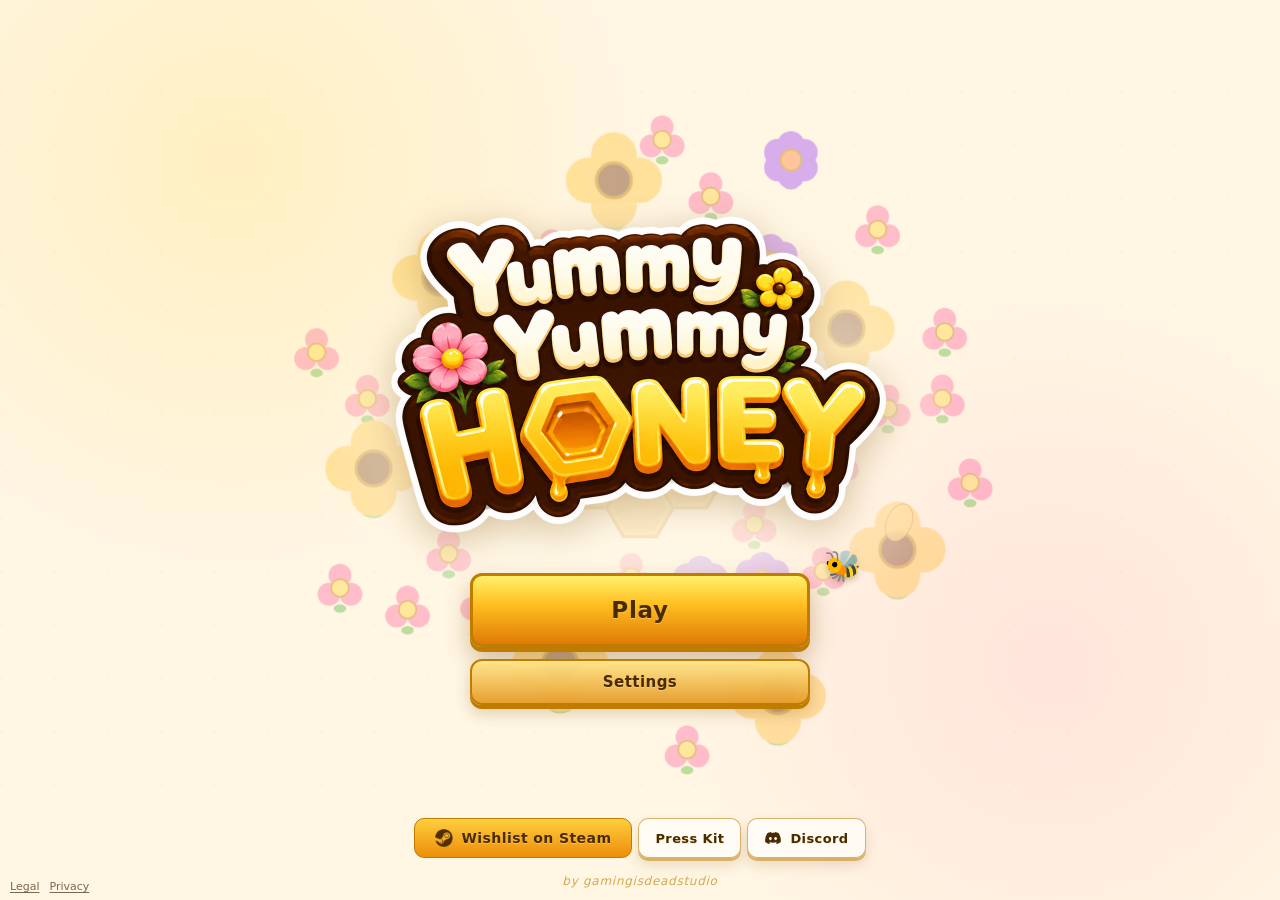
<file: games/yummy-yummy-honey/index.html>
<!DOCTYPE html>
<html lang="en">
<head>
<meta charset="UTF-8">
<meta name="viewport" content="width=device-width,initial-scale=1">
<title>Yummy Yummy Honey — Free Browser Strategy Game</title>
<meta name="description" content="Build a buzzing honey operation in Yummy Yummy Honey, a colorful free strategy game you can play in your browser.">
<meta name="robots" content="index,follow,max-image-preview:large">
<link rel="canonical" href="https://gamingisdead.com/games/yummy-yummy-honey/">
<meta property="og:type" content="website">
<meta property="og:site_name" content="Gaming Is Dead Studio">
<meta property="og:title" content="Yummy Yummy Honey — Free Browser Strategy Game">
<meta property="og:description" content="Build a buzzing honey operation in this colorful free browser strategy game.">
<meta property="og:url" content="https://gamingisdead.com/games/yummy-yummy-honey/">
<meta property="og:image" content="https://gamingisdead.com/assets/site/og-card.webp">
<meta property="og:image:width" content="1200">
<meta property="og:image:height" content="630">
<meta property="og:image:alt" content="Gaming Is Dead Studio games, tools, and odd ideas">
<meta name="twitter:card" content="summary_large_image">
<meta name="twitter:title" content="Yummy Yummy Honey — Free Browser Strategy Game">
<meta name="twitter:description" content="Build a buzzing honey operation in this colorful free browser strategy game.">
<meta name="twitter:image" content="https://gamingisdead.com/assets/site/og-card.webp">
<script type="application/ld+json">
{
  "@context": "https://schema.org",
  "@type": "VideoGame",
  "name": "Yummy Yummy Honey",
  "url": "https://gamingisdead.com/games/yummy-yummy-honey/",
  "description": "Build a buzzing honey operation in a colorful free browser strategy game.",
  "genre": "Strategy game",
  "operatingSystem": "Any",
  "applicationCategory": "Game",
  "isAccessibleForFree": true,
  "publisher": {
    "@type": "Organization",
    "name": "Gaming Is Dead Studio",
    "url": "https://gamingisdead.com/"
  }
}
</script>
<style>
  :root {
    --amber: #f5b82e;
    --amber-dark: #c07c00;
    --amber-light: #ffe09a;
    --cream: #fff6e3;
    --pink: #ff77aa;
    --yellow: #ffd84a;
    --green: #6bbf4a;
    --ink: #3a2408;
  }
  * { box-sizing: border-box; }
  html, body {
    margin: 0; padding: 0;
    width: 100%; height: 100%;
    background: var(--cream);
    color: var(--ink);
    font-family: system-ui, -apple-system, "Segoe UI", sans-serif;
    overflow: hidden;
    user-select: none;
  }
  body {
    display: flex;
    align-items: center;
    justify-content: center;
  }
  .legal-shortcuts {
    position: fixed;
    z-index: 10000;
    left: 10px;
    bottom: 8px;
    display: flex;
    gap: 10px;
    font: 11px/1 system-ui, sans-serif;
  }
  .legal-shortcuts a {
    color: rgba(58, 36, 8, 0.68);
    text-underline-offset: 2px;
  }
  .legal-shortcuts a:hover,
  .legal-shortcuts a:focus-visible { color: var(--ink); }
  #stage {
    position: relative;
    width: 100vw;
    height: 100vh;
    background: var(--cream);
    overflow: hidden;
  }
  #stage:has(#game.in-run) {
    background: linear-gradient(180deg, #b8e879 0%, #74bd48 48%, #3f852d 100%);
  }
  #game {
    display: block;
    position: absolute;
    top: 50%; left: 50%;
    transform: translate(-50%, -50%);
    width: 100%; height: 100%;
    max-width: calc(100vh * 16 / 9);
    max-height: calc(100vw * 9 / 16);
  }
  #game.in-run {
    width: max(100vw, calc(100vh * 16 / 9));
    height: max(100vh, calc(100vw * 9 / 16));
    max-width: none;
    max-height: none;
  }
  #game.in-run, #game.in-run.dipper {
    cursor: none;
  }
  canvas.dipper {
    cursor: url("data:image/svg+xml;utf8,<svg xmlns='http://www.w3.org/2000/svg' width='32' height='32' viewBox='0 0 32 32'><rect x='13' y='1' width='5' height='9' rx='1' fill='%23a87038' stroke='%235a3718' stroke-width='1'/><ellipse cx='16' cy='13' rx='6.5' ry='2.5' fill='%23c8874d' stroke='%235a3718' stroke-width='1'/><ellipse cx='16' cy='18' rx='7' ry='2.5' fill='%23c8874d' stroke='%235a3718' stroke-width='1'/><ellipse cx='16' cy='23' rx='6' ry='2.5' fill='%23c8874d' stroke='%235a3718' stroke-width='1'/><ellipse cx='16' cy='27' rx='4' ry='2' fill='%23c8874d' stroke='%235a3718' stroke-width='1'/><ellipse cx='16' cy='30' rx='2.5' ry='2' fill='%23f5b82e' stroke='%23c07c00' stroke-width='1'/></svg>") 16 30, crosshair;
  }
  .overlay {
    position: absolute; inset: 0;
    display: none;
    flex-direction: column;
    padding: 24px;
    background: rgba(255, 246, 227, 0.96);
  }
  .overlay.active { display: flex; }
  .overlay.run-summary {
    align-items: center;
    justify-content: center;
    background: transparent;
  }
  @keyframes summaryPopIn {
    0%   { opacity: 0; transform: translateY(-22px) scale(0.86); }
    100% { opacity: 1; transform: translateY(0) scale(1); }
  }
  h1 {
    margin: 0 0 8px 0;
    font-size: 32px;
    color: var(--amber-dark);
    letter-spacing: 1px;
  }
  .subtitle {
    margin: 0 0 16px 0;
    color: var(--ink);
    opacity: 0.7;
  }
  .currency {
    font-size: 22px;
    font-weight: 600;
    margin-bottom: 16px;
    padding: 8px 14px;
    background: var(--amber-light);
    border-radius: 8px;
    display: inline-block;
    align-self: flex-start;
  }
  .skill-tree-topbar {
    display: flex;
    align-items: center;
    justify-content: flex-start;
    gap: 16px;
    min-height: 48px;
    margin-bottom: 12px;
  }
  #skillTree .currency {
    align-self: auto;
    display: flex;
    align-items: center;
    gap: 10px;
    margin: 0;
    padding: 8px 14px 9px;
    border: 1px solid rgba(192, 124, 0, 0.45);
    border-bottom-width: 3px;
    border-radius: 999px;
    background:
      linear-gradient(180deg, rgba(255, 245, 196, 0.98), rgba(255, 215, 112, 0.96));
    box-shadow:
      0 7px 18px rgba(126, 78, 0, 0.12),
      inset 0 1px 0 rgba(255, 255, 255, 0.8);
    color: #4a2e06;
    font-size: 17px;
    line-height: 1;
  }
  .currency-icon {
    display: grid;
    place-items: center;
    width: 28px;
    height: 28px;
    border-radius: 50%;
    background: rgba(255, 252, 228, 0.76);
    box-shadow: inset 0 -2px 0 rgba(192, 124, 0, 0.18);
    font-size: 16px;
  }
  #currencyValue {
    min-width: 2ch;
    color: #1f1303;
    font-size: 20px;
    font-weight: 850;
    font-variant-numeric: tabular-nums;
  }
  #upgradeList {
    flex: 1;
    overflow-y: auto;
    display: flex;
    flex-direction: column;
    gap: 8px;
    margin-bottom: 16px;
  }
  #upgradeList {
    align-items: center;
    justify-content: center;
  }
  .skill-tree-svg {
    width: 100%;
    max-height: 100%;
    display: block;
    font-family: "Segoe UI Emoji", system-ui, sans-serif;
  }
  .skill-tree-svg .bg-hex {
    fill: transparent;
    stroke: rgba(192, 124, 0, 0.22);
    stroke-width: 1;
  }
  .skill-tree-svg .upgrade-hex polygon {
    stroke: #6b4510;
    stroke-width: 2;
    transition: filter 0.15s;
  }
  .skill-tree-svg .upgrade-hex text {
    pointer-events: none;
    user-select: none;
  }
  .skill-tree-svg .upgrade-hex.affordable polygon {
    stroke-width: 3;
    stroke: #f5b82e;
  }
  .skill-tree-svg .afford-glow { pointer-events: none; }
  .skill-tree-svg .upgrade-hex:hover polygon {
    filter: brightness(1.12);
  }
  .skill-tree-svg .upgrade-hex.poor { opacity: 0.55; }
  .skill-tree-svg .upgrade-hex.locked { opacity: 0.35; cursor: not-allowed; }
  .skill-tree-svg .upgrade-hex.locked polygon {
    fill: #d8cdb5;
    stroke: #8a7a55;
    stroke-dasharray: 4 3;
  }
  .skill-tree-svg .upgrade-hex.foreshadow { opacity: 0.9; cursor: help; }
  .skill-tree-svg .upgrade-hex.foreshadow polygon {
    stroke-dasharray: none;
  }
  .skill-tree-svg .upgrade-hex.foreshadow .foreshadow-icon {
    filter: brightness(0) blur(0.5px);
  }
  .skill-tree-svg .upgrade-hex.maxed polygon {
    stroke: var(--amber-dark);
    stroke-width: 3;
  }
  #upgradeInfo {
    display: none;
  }
  #upgradeInfo .info-name { font-weight: 700; color: var(--amber-dark); }
  #upgradeInfo .info-dim { opacity: 0.7; }
  button {
    font: inherit;
    cursor: pointer;
    padding: 8px 16px;
    background: var(--amber);
    color: var(--ink);
    border: 2px solid var(--amber-dark);
    border-radius: 8px;
    font-weight: 600;
    transition: transform 0.05s, filter 0.1s;
  }
  button:hover:not(:disabled) { filter: brightness(1.08); }
  button:active:not(:disabled) { transform: translateY(1px); }
  button:disabled {
    opacity: 0.45;
    cursor: not-allowed;
  }
  .primary {
    padding: 12px 28px;
    font-size: 18px;
    align-self: center;
  }
  #skillTree #startBtn {
    min-width: 176px;
    margin-top: 6px;
    margin-bottom: 10px;
  }
  #hud {
    position: absolute;
    top: 0; left: 0; right: 0;
    padding: 12px 16px;
    display: none;
    justify-content: space-between;
    align-items: center;
    pointer-events: none;
  }
  #hud.active { display: flex; }
  #timerBar {
    --timer-pct: 1;
    flex: 1;
    height: 82px;
    position: relative;
    display: flex;
    align-items: center;
    margin: 0 6px;
  }
  .timer-pot-wrap {
    width: 82px;
    flex: 0 0 82px;
    display: flex;
    flex-direction: column;
    align-items: center;
    z-index: 2;
    position: relative;
  }
  .timer-pot-wrap .timer-pot {
    width: auto;
    flex: 0 0 auto;
  }
  #timerSeconds {
    display: none;
    position: relative;
    margin-top: 4px;
    margin-left: 10px;
    font-size: 28px;
    font-weight: 800;
    color: #ffb84a;
    text-shadow: 0 2px 0 #7a3e0a, 0 0 6px rgba(255, 184, 74, 0.45);
    pointer-events: none;
    font-variant-numeric: tabular-nums;
    letter-spacing: 0.02em;
  }
  #timerSeconds.visible { display: block; }
  .timer-bonus-float {
    position: absolute;
    left: 100%;
    top: 30px;
    margin-left: 2px;
    font-size: 22px;
    font-weight: 800;
    color: #ffb84a;
    text-shadow: 0 2px 0 #7a3e0a, 0 0 6px rgba(255, 184, 74, 0.55);
    pointer-events: none;
    white-space: nowrap;
    z-index: 5;
    animation: timerBonusFloat 1.1s ease-out forwards;
  }
  @keyframes timerBonusFloat {
    0% { opacity: 0; transform: translate(0, 8px); }
    20% { opacity: 1; }
    100% { opacity: 0; transform: translate(10px, -28px); }
  }
  .timer-pot {
    width: 82px;
    flex: 0 0 82px;
    font-size: 72px;
    line-height: 1;
    text-align: center;
    z-index: 2;
    filter: drop-shadow(0 2px 2px rgba(80, 50, 0, 0.28));
  }
  .timer-track {
    position: relative;
    flex: 1;
    height: 34px;
    top: 8px;
    margin-left: -12px;
    margin-right: 18px;
  }
  .timer-honey {
    position: absolute;
    left: 0;
    top: 0;
    width: calc(var(--timer-pct) * 100%);
    height: 34px;
    overflow: hidden;
    transition: width 0.08s linear;
  }
  .timer-honey svg {
    width: 100%;
    height: 100%;
    min-width: 180px;
    display: block;
  }
  .timer-bee {
    position: absolute;
    left: calc(var(--timer-pct) * 100%);
    top: 42%;
    font-size: 32px;
    line-height: 1;
    transform: translate(-50%, -50%);
    filter: drop-shadow(0 2px 2px rgba(80, 50, 0, 0.32));
    transition: left 0.08s linear;
    animation: timerBeeBob 0.35s ease-in-out infinite alternate;
  }
  @keyframes timerBeeBob {
    from { transform: translate(-50%, calc(-50% - 3px)); }
    to   { transform: translate(-50%, calc(-50% + 3px)); }
  }
  #summary {
    justify-content: center;
    align-items: center;
  }
  #pauseOverlay {
    position: absolute;
    inset: 0;
    z-index: 500;
    display: none;
    align-items: center;
    justify-content: center;
    padding: 24px;
    background: rgba(58, 36, 8, 0.34);
    backdrop-filter: blur(2px);
  }
  #pauseOverlay.open { display: flex; }
  #settingsModal {
    position: absolute;
    inset: 0;
    z-index: 600;
    display: none;
    align-items: center;
    justify-content: center;
    padding: 24px;
    background: rgba(58, 36, 8, 0.34);
    backdrop-filter: blur(2px);
  }
  #settingsModal.open { display: flex; }
  #settingsCard {
    width: min(560px, calc(100vw - 32px));
    max-height: calc(100vh - 48px);
    overflow-y: auto;
    padding: 28px;
    background: rgba(255, 248, 232, 0.98);
    border: 2px solid var(--amber-dark);
    border-radius: 12px;
    box-shadow: 0 16px 42px rgba(58, 36, 8, 0.30);
    color: var(--amber-dark);
  }
  #settingsCard h2 {
    margin: 0 0 20px;
    font-size: 32px;
    line-height: 1.1;
  }
  #settingsCloseBtn {
    width: 100%;
    margin-top: 24px;
  }
  #pauseCard {
    width: min(360px, calc(100vw - 32px));
    max-height: calc(100vh - 48px);
    overflow-y: auto;
    padding: 18px;
    background: rgba(255, 248, 232, 0.98);
    border: 2px solid var(--amber-dark);
    border-radius: 10px;
    box-shadow: 0 10px 32px rgba(58, 36, 8, 0.28);
    color: var(--amber-dark);
  }
  #pauseCard h2 {
    margin: 0 0 12px;
    font-size: 24px;
    line-height: 1.1;
  }
  #pauseActions {
    display: grid;
    gap: 8px;
    margin-bottom: 14px;
  }
  #pauseActions button {
    width: 100%;
    justify-content: center;
  }
  .pause-section-title {
    margin: 14px 0 8px;
    padding-top: 12px;
    border-top: 1px dashed var(--amber-dark);
    font-size: 12px;
    font-weight: 800;
    letter-spacing: 0.08em;
    text-transform: uppercase;
  }
  /* Admin section in the pause menu is dev-only — toggled by Ctrl+Z. */
  #adminSection { display: none; }
  body.dev-mode #adminSection { display: block; }
  #settingsMenu, #userSettings {
    display: flex;
    flex-direction: column;
    align-items: stretch;
    gap: 14px;
    padding: 0;
    background: transparent;
    border: 0;
    border-radius: 0;
    box-shadow: none;
    font-size: 16px;
    color: var(--amber-dark);
  }
  #userSettings label,
  #settingsMenu label {
    display: flex;
    align-items: center;
    gap: 12px;
    min-height: 36px;
    cursor: pointer;
    user-select: none;
  }
  #userSettings select {
    margin-left: auto;
    min-width: 170px;
    padding: 8px 10px;
    font: inherit;
    color: var(--amber-dark);
    background: #fff8e8;
    border: 1px solid rgba(192, 124, 0, 0.45);
    border-radius: 6px;
  }
  #userSettings .toggle-switch {
    position: relative;
    display: inline-block;
    width: 48px;
    height: 26px;
    margin-left: auto;
    flex-shrink: 0;
  }
  #userSettings .toggle-switch input {
    position: absolute;
    inset: 0;
    width: 100%;
    height: 100%;
    margin: 0;
    opacity: 0;
    cursor: pointer;
    z-index: 2;
  }
  #userSettings .toggle-slider {
    position: absolute;
    inset: 0;
    background: #fff8e8;
    border: 1px solid rgba(192, 124, 0, 0.45);
    border-radius: 999px;
    transition: background 0.15s ease;
  }
  #userSettings .toggle-slider::before {
    content: '';
    position: absolute;
    top: 2px;
    left: 2px;
    width: 20px;
    height: 20px;
    background: var(--amber-dark);
    border-radius: 50%;
    transition: transform 0.15s ease;
  }
  #userSettings .toggle-switch input:checked + .toggle-slider {
    background: var(--amber);
  }
  #userSettings .toggle-switch input:checked + .toggle-slider::before {
    transform: translateX(22px);
    background: #fff8e8;
  }
  .volume-row {
    display: grid !important;
    grid-template-columns: 96px minmax(180px, 1fr) 52px;
    align-items: center;
    gap: 14px !important;
  }
  .volume-row input[type="range"] {
    width: 100%;
    cursor: pointer;
    accent-color: var(--amber);
  }
  .volume-value {
    text-align: right;
    font-variant-numeric: tabular-nums;
  }
  #settingsMenu button {
    padding: 9px 12px;
    font-size: 14px;
    background: transparent;
    color: var(--amber-dark);
    border: 1px solid var(--amber-dark);
    border-radius: 6px;
  }
  #settingsMenu button:hover { background: #ffe9b0; }
  #settingsMenu #editorSaveBtn,
  #settingsMenu #editorExportBtn {
    border-color: #4a7a2a;
    background: #e8f5e0;
    color: #2d5a14;
  }
  #settingsMenu #editorSaveBtn:hover,
  #settingsMenu #editorExportBtn:hover { background: #c8e6b8; }
  .editor-cost-input {
    width: 50px;
    font-size: 10px;
    text-align: center;
    border: 1px solid #c07c00;
    border-radius: 3px;
    background: #fff8e8;
  }
  .editor-dragging { opacity: 0.5; }
  .editor-drop-target polygon { stroke: #4a7a2a !important; stroke-width: 3 !important; }
  #skillTooltip {
    position: absolute;
    display: none;
    pointer-events: none;
    background: rgba(255, 246, 227, 0.97);
    border: 2px solid var(--amber-dark);
    border-radius: 8px;
    padding: 14px 18px;
    font-size: 17px;
    line-height: 1.4;
    max-width: 340px;
    box-shadow: 0 4px 12px rgba(192, 124, 0, 0.3);
    z-index: 100;
  }
  #skillTooltip .tip-name { font-weight: 700; color: var(--amber-dark); }
  #skillTooltip .tip-cost { color: var(--amber-dark); font-weight: 600; }
  #skillTooltip .tip-desc { opacity: 0.7; margin-top: 4px; }
  #skillTooltip .tip-locked { color: #8a7a55; font-style: italic; }
  @keyframes honeySplash {
    0% { transform: scale(0.2); opacity: 0.9; }
    30% { transform: scale(1.05); opacity: 0.8; }
    100% { transform: scale(1.15); opacity: 0; }
  }
  .honey-splash-circle {
    animation: honeySplash 0.55s ease-out forwards;
    transform-box: fill-box;
    transform-origin: center;
  }
  .summary-table {
    text-align: left;
    margin: 0;
    border-collapse: collapse;
    font-size: 20px;
    table-layout: fixed;
    width: 100%;
    max-width: 580px;
    background: rgba(255, 250, 232, 0.55);
    border-radius: 10px;
    overflow: hidden;
    box-shadow: inset 0 0 0 1px rgba(192, 124, 0, 0.25);
  }
  .summary-table.damage-table { max-width: 480px; }
  .damage-column {
    display: flex;
    flex-direction: column;
    align-items: stretch;
    gap: 6px;
    flex: 1 1 320px;
    min-width: 0;
    max-width: 480px;
  }
  .ring-time-bonus {
    width: 100%;
    max-width: 480px;
    box-sizing: border-box;
    display: flex;
    align-items: center;
    gap: 8px;
    padding: 8px 14px;
    background: rgba(255, 244, 210, 0.7);
    border-radius: 10px;
    box-shadow: inset 0 0 0 1px rgba(192, 124, 0, 0.25);
    font-weight: 700;
    color: #5a3812;
  }
  .ring-time-bonus .rtb-icon { font-size: 18px; }
  .ring-time-bonus .rtb-label { flex: 1; }
  .ring-time-bonus .rtb-val {
    color: #b8770a;
    font-size: 18px;
    text-shadow: 0 1px 0 rgba(255, 224, 160, 0.8);
    font-variant-numeric: tabular-nums;
  }
  .summary-table col.col-icon { width: 40px; }
  .summary-table col.col-name { width: auto; }
  .summary-table col.col-num  { width: 116px; }
  .summary-table col.col-bar  { width: 110px; }
  .summary-table .bar-cell { text-align: right; }
  .summary-table .pct {
    position: relative;
    z-index: 1;
    font-size: 13px;
    font-weight: 600;
    color: var(--amber-dark);
    font-variant-numeric: tabular-nums;
    text-shadow: 0 0 3px rgba(255, 250, 232, 0.9);
  }
  .summary-table th {
    padding: 10px 10px;
    border-bottom: 2px solid var(--amber);
    font-weight: 700;
    color: var(--amber-dark);
    font-size: 14px;
    letter-spacing: 0.02em;
    text-transform: uppercase;
    background: rgba(245, 184, 46, 0.18);
    white-space: nowrap;
  }
  .summary-table td { padding: 8px 14px; vertical-align: middle; white-space: nowrap; }
  .summary-table td.num { text-align: right; font-variant-numeric: tabular-nums; }
  .summary-table td.icon-cell { text-align: center; padding: 8px 0 8px 10px; }
  .summary-table tbody tr:nth-child(even) td { background: rgba(255, 246, 227, 0.45); }
  .summary-table tr.bonus-divider td {
    padding: 6px 14px 4px;
    border-top: 1px solid rgba(192, 124, 0, 0.55);
    font-size: 13px;
    font-weight: 700;
    letter-spacing: 0.08em;
    text-transform: uppercase;
    color: var(--amber-dark);
    background: rgba(245, 184, 46, 0.12);
  }
  .summary-table tr.bonus-row td.icon-cell { font-size: 22px; }
  .summary-table tr.bonus-row td.muted { color: rgba(58, 36, 8, 0.4); text-align: right; }
  .summary-tables {
    display: flex;
    flex-direction: column;
    gap: 12px;
    flex: 1 1 320px;
    min-width: 0;
    max-width: 580px;
    align-items: stretch;
  }
  .summary-table .bar-cell {
    position: relative;
  }
  .summary-table .bar-track {
    position: absolute;
    left: 8px;
    right: 8px;
    top: 50%;
    height: 10px;
    transform: translateY(-50%);
    background: rgba(192, 124, 0, 0.10);
    border-radius: 5px;
    overflow: hidden;
    pointer-events: none;
  }
  .summary-table .nectar-bar {
    height: 100%;
    background: linear-gradient(90deg, #ffd36b 0%, #f5b82e 100%);
    border-radius: 5px;
    box-shadow: inset 0 1px 0 rgba(255, 255, 255, 0.5);
  }
  .summary-table .dmg-bar {
    height: 100%;
    background: linear-gradient(90deg, #ff8060 0%, #c92a1a 100%);
    border-radius: 5px;
    box-shadow: inset 0 1px 0 rgba(255, 255, 255, 0.4);
  }
  .summary-table tr.bonus-row .nectar-bar {
    background: linear-gradient(90deg, #ffe8a8 0%, #e0a830 100%);
    opacity: 0.85;
  }
  .summary-body {
    display: flex;
    align-items: center;
    gap: 28px;
    justify-content: center;
    margin: 18px 0 8px;
    flex-wrap: wrap;
    max-width: 100%;
  }
  .honey-jar { display: block; }
  @keyframes jarWobble {
    0%, 100% { transform: rotate(0deg); }
    20% { transform: rotate(-1.5deg); }
    60% { transform: rotate(1.5deg); }
  }
  .honey-jar { animation: jarWobble 2.4s ease-in-out infinite; transform-origin: 50% 88%; }
  .jar-wrap { display: flex; flex-direction: column; align-items: center; gap: 6px; }
  .big-number .honey-emoji {
    display: inline-block;
    vertical-align: middle;
    transform: translateY(-18px);
    margin-left: 0.12em;
  }
  .big-number .high-score-star {
    display: inline-block;
    vertical-align: middle;
    transform: translateY(-18px);
    margin-right: 0.18em;
    font-size: 0.75em;
    animation: highScoreStarPulse 1.6s ease-in-out infinite;
    filter: drop-shadow(0 0 6px rgba(255, 200, 70, 0.85));
  }
  @keyframes highScoreStarPulse {
    0%, 100% { transform: translateY(-18px) scale(1) rotate(-6deg); }
    50%      { transform: translateY(-18px) scale(1.18) rotate(6deg); }
  }
  .high-score-label {
    margin-top: -4px;
    font-size: 18px;
    font-weight: 700;
    color: var(--amber-dark);
    letter-spacing: 0.04em;
    text-transform: uppercase;
    animation: highScoreLabelGlow 1.6s ease-in-out infinite;
  }
  @keyframes highScoreLabelGlow {
    0%, 100% { opacity: 0.85; }
    50%      { opacity: 1; text-shadow: 0 0 10px rgba(255, 200, 70, 0.6); }
  }
  .jar-label { font-size: 16px; color: var(--amber-dark); font-weight: 600; text-align: center; line-height: 1.2; }
  .jar-label .jar-progress { font-size: 13px; opacity: 0.75; font-weight: 500; }
  #testPanel {
    margin-top: 4px;
    padding-top: 8px;
    border-top: 1px dashed var(--amber-dark);
    font-size: 11px;
    color: var(--amber-dark);
    display: flex;
    flex-direction: column;
    gap: 4px;
    user-select: none;
  }
  #testPanel .test-row { display: flex; flex-wrap: wrap; gap: 4px; align-items: center; }
  #testPanel select, #testPanel button {
    max-width: 100%;
    font-size: 11px;
    padding: 2px 6px;
    border: 1px solid var(--amber-dark);
    background: #fff8e8;
    color: var(--amber-dark);
    border-radius: 3px;
    cursor: pointer;
    font-family: inherit;
  }
  #testPanel button:hover { background: #ffe9b0; }
  #testPanel label { display: flex; align-items: center; gap: 4px; cursor: pointer; }
  .tree-connection { stroke-linecap: round; }
  .skill-tree-svg .tree-connection.unlocked {
    stroke-dasharray: 7 5;
    animation: honeyFlow 1.6s linear infinite;
  }
  @keyframes honeyFlow {
    to { stroke-dashoffset: -12; }
  }
  .skill-tree-svg .upgrade-hex.affordable polygon {
    transform-box: fill-box;
    transform-origin: center;
    animation: hexBreathe 1.9s ease-in-out infinite;
  }
  @keyframes hexBreathe {
    0%, 100% { transform: scale(1); }
    50% { transform: scale(1.045); }
  }
  #skillTree {
    background:
      radial-gradient(ellipse at 50% 28%, #fff9e6 0%, #fff1cf 45%, #ffe4ad 100%);
  }
  #treeDeco {
    position: absolute;
    inset: 0;
    pointer-events: none;
    overflow: hidden;
    z-index: 0;
  }
  #skillTree > *:not(#treeDeco) { position: relative; z-index: 1; }
  #skillTree #squeezeBottle {
    position: absolute;
    left: 38px;
    top: 50%;
    transform: translateY(-50%);
    width: 86px;
    height: 144px;
    z-index: 5;
    cursor: grab;
    user-select: none;
    -webkit-user-select: none;
    touch-action: none;
  }
  #skillTree #squeezeBottle:active { cursor: grabbing; }
  #squeezeBottle .bottle-inner {
    width: 100%;
    height: 100%;
    transform-origin: 50% 100%;
    transition: transform 0.25s cubic-bezier(.34, 1.56, .64, 1);
    filter: drop-shadow(0 4px 6px rgba(0, 0, 0, 0.18));
    will-change: transform;
  }
  #squeezeBottle.shaking .bottle-inner {
    transition: transform 0.05s linear;
    position: relative;
    z-index: 2;
  }
  #squeezeBottle.pulse svg {
    animation: squeezePulse 0.45s ease-out;
    transform-origin: 50% 100%;
  }
  @keyframes squeezePulse {
    0%   { transform: scale(1, 1); }
    35%  { transform: scale(1.18, 0.78); }
    70%  { transform: scale(0.94, 1.08); }
    100% { transform: scale(1, 1); }
  }
  #squeezeBottle svg { width: 100%; height: 100%; display: block; pointer-events: none; }
  #squeezeBottle .bottle-label {
    position: absolute;
    top: 38%;
    left: 50%;
    transform: translate(-50%, -50%) rotate(-6deg);
    font-family: "Comic Sans MS", "Segoe Script", cursive;
    font-weight: 800;
    font-size: 7px;
    line-height: 1.0;
    color: #5b3a08;
    text-align: center;
    pointer-events: none;
    text-shadow: 0 1px 0 rgba(255, 247, 216, 0.7);
    letter-spacing: 0.2px;
    width: 36px;
  }
  #squeezeBottle .bottle-hint {
    position: absolute;
    left: 50%;
    bottom: calc(100% + 6px);
    transform: translateX(-50%);
    font-family: "Comic Sans MS", "Segoe Script", cursive;
    font-weight: 700;
    font-size: 12px;
    color: #6b4510;
    text-shadow: 0 1px 0 #fff7d8;
    pointer-events: none;
    width: 140px;
    line-height: 1.2;
    opacity: 0.9;
    text-align: center;
  }
  .squeeze-drop {
    position: fixed;
    transform: translate(0, 0);
    font-weight: 800;
    font-size: 28px;
    color: #c07c00;
    text-shadow: 0 1px 0 #fff7d8, 0 2px 6px rgba(192, 124, 0, 0.5);
    pointer-events: none;
    z-index: 1000;
    white-space: nowrap;
    animation: squeezeDrip 1.1s ease-out forwards;
  }
  @keyframes squeezeDrip {
    0%   { transform: translate(0, -8px); opacity: 0; }
    20%  { transform: translate(0, 0);    opacity: 1; }
    100% { transform: translate(0, 40px); opacity: 0; }
  }
  .squeeze-blob {
    position: fixed;
    width: 10px;
    height: 14px;
    background: radial-gradient(ellipse at 50% 30%, #ffe79a 0%, #f5b82e 55%, #c07c00 100%);
    border-radius: 50% 50% 50% 50% / 40% 40% 60% 60%;
    box-shadow: inset -2px -3px 4px rgba(120, 70, 0, 0.4);
    pointer-events: none;
    z-index: 999;
    transform: translate(-50%, 0);
    animation: squeezeBlobFall var(--dur, 900ms) cubic-bezier(.4, .0, .7, 1) forwards;
  }
  @keyframes squeezeBlobFall {
    0%   { transform: translate(calc(-50% + var(--x0, 0px)), 0) scale(0.4, 0.4); opacity: 0; }
    15%  { transform: translate(calc(-50% + var(--x0, 0px)), 4px) scale(1, 1.1); opacity: 1; }
    100% { transform: translate(calc(-50% + var(--x1, 0px)), var(--fall, 60px)) scale(0.7, 1.4); opacity: 0; }
  }
  .tree-drip {
    position: absolute;
    width: 10px;
    height: 16px;
    background: radial-gradient(ellipse at 50% 30%, #ffd770 0%, #f5b82e 60%, #c07c00 100%);
    border-radius: 50% 50% 50% 50% / 35% 35% 65% 65%;
    transform-origin: top center;
    opacity: 0;
    box-shadow: inset -2px -3px 4px rgba(192, 124, 0, 0.4);
    animation: drip var(--dur, 5s) ease-in var(--delay, 0s) infinite;
  }
  @keyframes drip {
    0%   { transform: translateY(0) scaleY(0.15); opacity: 0; }
    8%   { opacity: 0.85; }
    55%  { transform: translateY(0) scaleY(1.0); opacity: 0.85; }
    78%  { transform: translateY(8px) scaleY(1.5); opacity: 0.8; }
    100% { transform: translateY(160px) scaleY(0.6); opacity: 0; }
  }
  .tree-bee {
    position: absolute;
    font-size: 22px;
    will-change: transform;
    filter: drop-shadow(0 2px 2px rgba(80, 50, 0, 0.25));
    animation: beeBob 0.35s ease-in-out infinite alternate;
  }
  @keyframes beeBob {
    from { transform: translateY(-3px); }
    to   { transform: translateY(3px); }
  }
  .tree-bee.flip, .intro-bee.flip {
    animation-name: beeBobFlip;
  }
  @keyframes beeBobFlip {
    from { transform: translateY(-3px) scaleX(-1); }
    to   { transform: translateY(3px) scaleX(-1); }
  }
  #resetBtn.confirming {
    background: #d94848;
    color: white;
    border-color: #a02020;
    opacity: 1;
  }
  #introDeco {
    position: absolute;
    inset: 0;
    pointer-events: none;
    overflow: hidden;
    z-index: 0;
  }
  #intro::before {
    content: "";
    position: absolute;
    left: 50%;
    top: 48%;
    width: min(620px, 82vw);
    height: min(460px, 70vh);
    transform: translate(-50%, -50%);
    background: radial-gradient(ellipse at center, rgba(255, 248, 230, 0.86) 0%, rgba(255, 248, 230, 0.58) 44%, rgba(255, 248, 230, 0) 74%);
    pointer-events: none;
    z-index: 0;
  }
  #intro > *:not(#introDeco):not(#introTopLeft):not(.intro-credit):not(.intro-focus-bee) { position: relative; z-index: 1; }
  .intro-bee {
    position: absolute;
    font-size: 44px;
    will-change: transform;
    filter: drop-shadow(0 3px 3px rgba(80, 50, 0, 0.3));
    animation: beeBob 0.35s ease-in-out infinite alternate;
    pointer-events: none;
  }
  #intro {
    justify-content: center;
    align-items: center;
    gap: 18px;
    text-align: center;
    background:
      radial-gradient(circle at 18% 18%, rgba(255, 216, 74, 0.22), transparent 32%),
      radial-gradient(circle at 82% 74%, rgba(255, 119, 170, 0.14), transparent 30%),
      rgba(255, 246, 227, 0.55);
  }
  .intro-title {
    font-size: clamp(42px, 8vw, 82px);
    line-height: 0.95;
    margin-bottom: 2px;
    text-shadow: 0 4px 0 rgba(192, 124, 0, 0.16);
  }
  .intro-actions {
    display: flex;
    flex-direction: column;
    gap: 12px;
    justify-content: center;
    width: min(340px, calc(100vw - 64px));
  }
  .intro-actions button {
    width: 100%;
    padding: 12px 26px;
    font-size: 17px;
    font-weight: 800;
    background: linear-gradient(180deg, #ffce3d 0%, #ec8e0a 100%);
    color: #4a2a00;
    border: 2px solid var(--amber-dark);
    border-radius: 12px;
    box-shadow: 0 5px 0 var(--amber-dark), 0 10px 20px rgba(120, 70, 0, 0.32);
    transition: transform 0.08s ease, box-shadow 0.08s ease, filter 0.1s;
    letter-spacing: 0.03em;
    text-shadow: 0 1px 0 rgba(255, 220, 140, 0.55);
  }
  .intro-actions button:hover:not(:disabled) {
    transform: translateY(-1px);
    box-shadow: 0 6px 0 var(--amber-dark), 0 12px 24px rgba(120, 70, 0, 0.38);
    filter: brightness(1.08) saturate(1.05);
  }
  .intro-actions button:active:not(:disabled) {
    transform: translateY(3px);
    box-shadow: 0 2px 0 var(--amber-dark), 0 3px 8px rgba(120, 70, 0, 0.22);
  }
  .intro-actions button.primary {
    min-height: 74px;
    padding: 20px 34px;
    font-size: 23px;
    background: linear-gradient(180deg, #fff06a 0%, #ffbf20 42%, #e07a05 100%);
    border-width: 3px;
    box-shadow: 0 5px 0 var(--amber-dark), 0 12px 24px rgba(120, 70, 0, 0.34);
  }
  .intro-actions button.primary:hover:not(:disabled) {
    box-shadow: 0 6px 0 var(--amber-dark), 0 14px 28px rgba(120, 70, 0, 0.38);
  }
  .intro-actions button.primary:active:not(:disabled) {
    transform: translateY(4px);
    box-shadow: 0 1px 0 var(--amber-dark), 0 3px 8px rgba(120, 70, 0, 0.22);
  }
  .intro-actions button.secondary {
    font-size: 15px;
    background: linear-gradient(180deg, rgba(255, 229, 139, 0.96) 0%, rgba(230, 156, 42, 0.96) 100%);
    box-shadow: 0 4px 0 var(--amber-dark), 0 8px 16px rgba(120, 70, 0, 0.24);
  }
  .intro-actions button.hidden {
    display: none;
  }
  .intro-panel {
    width: min(420px, calc(100vw - 48px));
    background: rgba(255, 255, 255, 0.78);
    border: 2px solid rgba(192, 124, 0, 0.45);
    border-radius: 8px;
    padding: 16px;
    box-shadow: 0 8px 24px rgba(192, 124, 0, 0.15);
  }
  .intro-panel-title {
    margin: 0 0 10px;
    color: var(--amber-dark);
    font-size: 18px;
    font-weight: 800;
  }
  .intro-slots {
    display: flex;
    gap: 8px;
    margin-top: 0;
  }
  .intro-slots select {
    flex: 1;
    min-width: 0;
    font: inherit;
    border: 2px solid rgba(192, 124, 0, 0.45);
    border-radius: 8px;
    padding: 8px 10px;
    background: #fff;
    color: var(--ink);
  }
  #saveSlots {
    justify-content: center;
    align-items: center;
    gap: 28px;
    text-align: center;
    background:
      radial-gradient(circle at 18% 18%, rgba(255, 216, 74, 0.22), transparent 32%),
      radial-gradient(circle at 82% 74%, rgba(255, 119, 170, 0.14), transparent 30%),
      rgba(255, 246, 227, 0.55);
  }
  .save-slots-title {
    font-size: clamp(28px, 5vw, 48px);
    color: var(--amber-dark);
    margin: 0;
    text-shadow: 0 3px 0 rgba(192, 124, 0, 0.16);
  }
  .save-slots-row {
    display: flex;
    gap: 22px;
    justify-content: center;
    align-items: stretch;
    flex-wrap: wrap;
    width: min(1000px, calc(100vw - 48px));
  }
  .save-slot {
    flex: 1 1 260px;
    min-width: 240px;
    max-width: 320px;
    min-height: 280px;
    background: rgba(255, 255, 255, 0.85);
    border: 3px solid rgba(192, 124, 0, 0.55);
    border-radius: 14px;
    padding: 20px 18px;
    display: flex;
    flex-direction: column;
    gap: 12px;
    box-shadow: 0 8px 24px rgba(120, 70, 0, 0.22);
  }
  .save-slot.empty {
    background: rgba(255, 255, 255, 0.55);
    border-style: dashed;
  }
  .save-slot-name {
    font-size: 22px;
    font-weight: 800;
    color: var(--amber-dark);
    margin: 0;
  }
  .save-slot-honey {
    font-size: 28px;
    font-weight: 800;
    color: #4a2a00;
  }
  .save-slot-meta {
    font-size: 13px;
    color: rgba(74, 42, 0, 0.75);
  }
  .save-slot-empty-text {
    flex: 1;
    display: flex;
    align-items: center;
    justify-content: center;
    color: rgba(74, 42, 0, 0.55);
    font-size: 16px;
    font-style: italic;
  }
  .save-slot-spacer { flex: 1; }
  .save-slot-actions {
    display: flex;
    flex-direction: column;
    gap: 8px;
  }
  .save-slot-actions button {
    width: 100%;
    padding: 12px 18px;
    font: inherit;
    font-size: 15px;
    font-weight: 800;
    border-radius: 10px;
    cursor: pointer;
    letter-spacing: 0.03em;
    transition: transform 0.08s ease, box-shadow 0.08s ease, filter 0.1s;
  }
  .save-slot-actions .slot-load,
  .save-slot-actions .slot-new {
    background: linear-gradient(180deg, #ffce3d 0%, #ec8e0a 100%);
    color: #4a2a00;
    border: 2px solid var(--amber-dark);
    box-shadow: 0 4px 0 var(--amber-dark), 0 8px 16px rgba(120, 70, 0, 0.3);
    text-shadow: 0 1px 0 rgba(255, 220, 140, 0.55);
  }
  .save-slot-actions .slot-load:hover,
  .save-slot-actions .slot-new:hover {
    transform: translateY(-1px);
    box-shadow: 0 5px 0 var(--amber-dark), 0 10px 20px rgba(120, 70, 0, 0.36);
    filter: brightness(1.08) saturate(1.05);
  }
  .save-slot-actions .slot-load:active,
  .save-slot-actions .slot-new:active {
    transform: translateY(3px);
    box-shadow: 0 1px 0 var(--amber-dark), 0 2px 6px rgba(120, 70, 0, 0.22);
  }
  .save-slot-actions .slot-delete {
    background: rgba(255, 240, 220, 0.85);
    color: #6b2a1a;
    border: 2px solid rgba(160, 60, 30, 0.55);
    box-shadow: 0 3px 0 rgba(160, 60, 30, 0.55);
  }
  .save-slot-actions .slot-delete:hover {
    background: rgba(255, 220, 200, 0.95);
    transform: translateY(-1px);
    box-shadow: 0 4px 0 rgba(160, 60, 30, 0.55);
  }
  .save-slot-actions .slot-delete.confirming {
    background: linear-gradient(180deg, #f07a4a 0%, #c83a1a 100%);
    color: #fff;
    border-color: #6b2a1a;
    text-shadow: 0 1px 0 rgba(0, 0, 0, 0.22);
  }
  .save-slot-actions .slot-delete:active {
    transform: translateY(2px);
    box-shadow: 0 1px 0 rgba(160, 60, 30, 0.55);
  }
  .save-slots-back {
    font: inherit;
    font-size: 16px;
    font-weight: 800;
    padding: 12px 32px;
    border-radius: 10px;
    background: rgba(255, 255, 255, 0.85);
    color: var(--amber-dark);
    border: 2px solid rgba(192, 124, 0, 0.55);
    box-shadow: 0 4px 0 rgba(192, 124, 0, 0.55);
    cursor: pointer;
    letter-spacing: 0.04em;
  }
  .save-slots-back:hover {
    transform: translateY(-1px);
    box-shadow: 0 5px 0 rgba(192, 124, 0, 0.55);
    filter: brightness(1.04);
  }
  .save-slots-back:active {
    transform: translateY(2px);
    box-shadow: 0 1px 0 rgba(192, 124, 0, 0.55);
  }
  #introTopLeft {
    position: absolute;
    left: 50%;
    bottom: 42px;
    transform: translateX(-50%);
    display: flex;
    column-gap: 6px;
    row-gap: 6px;
    justify-content: center;
    flex-wrap: wrap;
    width: min(620px, calc(100vw - 32px));
    z-index: 2;
  }
  .intro-link-btn {
    font: inherit;
    font-size: 13px;
    font-weight: 800;
    padding: 9px 16px;
    border-radius: 10px;
    cursor: pointer;
    letter-spacing: 0.03em;
    display: inline-flex;
    align-items: center;
    gap: 8px;
    transition: transform 0.08s ease, box-shadow 0.08s ease, filter 0.1s;
  }
  .intro-link-btn img {
    width: 18px;
    height: 18px;
  }
  .intro-link-btn.steam {
    position: relative;
    background: linear-gradient(180deg, #ffce3d 0%, #ec8e0a 100%);
    color: #4a2a00;
    border: 1px solid var(--amber-dark);
    font-size: 14px;
    padding: 10px 20px;
    text-shadow: 0 1px 0 rgba(255, 220, 140, 0.55);
    overflow: hidden;
    animation: steamPulse 2.4s ease-in-out infinite;
  }
  .intro-link-btn.steam::before {
    content: '';
    position: absolute;
    top: 0;
    left: -60%;
    width: 40%;
    height: 100%;
    background: linear-gradient(120deg,
      rgba(255, 255, 255, 0) 0%,
      rgba(255, 255, 255, 0.55) 50%,
      rgba(255, 255, 255, 0) 100%);
    transform: skewX(-20deg);
    animation: steamSheen 3.6s ease-in-out infinite;
    pointer-events: none;
  }
  .intro-link-btn.steam img {
    filter: brightness(0) saturate(100%) invert(19%) sepia(67%) saturate(912%) hue-rotate(5deg) brightness(92%) contrast(103%);
    position: relative;
    z-index: 1;
  }
  .intro-link-btn.steam span {
    position: relative;
    z-index: 1;
  }
  .intro-link-btn.steam:hover {
    transform: translateY(-1px);
    filter: brightness(1.1) saturate(1.08);
  }
  .intro-link-btn.steam:active {
    transform: translateY(3px);
  }
  @keyframes steamPulse {
    0%, 100% {
      box-shadow:
        0 3px 0 var(--amber-dark),
        0 7px 14px rgba(120, 70, 0, 0.24),
        0 0 0 0 rgba(255, 206, 61, 0.55);
    }
    50% {
      box-shadow:
        0 3px 0 var(--amber-dark),
        0 7px 14px rgba(120, 70, 0, 0.28),
        0 0 22px 6px rgba(255, 206, 61, 0.6);
    }
  }
  @keyframes steamSheen {
    0%   { left: -60%; }
    55%  { left: 120%; }
    100% { left: 120%; }
  }
  .intro-link-btn.amber {
    background: rgba(255, 255, 255, 0.64);
    color: #4a2a00;
    border: 1px solid rgba(192, 124, 0, 0.58);
    box-shadow: 0 3px 0 rgba(192, 124, 0, 0.48), 0 7px 14px rgba(120, 70, 0, 0.16);
    text-shadow: 0 1px 0 rgba(255, 220, 140, 0.55);
  }
  .intro-link-btn.amber:hover {
    transform: translateY(-1px);
    background: rgba(255, 244, 210, 0.88);
    box-shadow: 0 4px 0 rgba(192, 124, 0, 0.48), 0 9px 18px rgba(120, 70, 0, 0.22);
  }
  .intro-link-btn.amber:active {
    transform: translateY(3px);
    box-shadow: 0 1px 0 rgba(192, 124, 0, 0.48), 0 2px 6px rgba(120, 70, 0, 0.14);
  }
  .intro-link-btn svg {
    width: 18px;
    height: 18px;
    fill: currentColor;
  }
  .intro-logo {
    display: block;
    width: min(640px, calc(100vw - 64px));
    height: auto;
    margin: 0 auto;
    transform: translateX(-20px);
    filter: drop-shadow(0 8px 18px rgba(120, 70, 0, 0.3));
    user-select: none;
    pointer-events: none;
  }
  .intro-focus-bee {
    position: absolute;
    left: calc(50% + 184px);
    top: calc(50% + 98px);
    font-size: 30px;
    z-index: 2;
    pointer-events: none;
    filter: drop-shadow(0 3px 3px rgba(80, 50, 0, 0.3));
    animation: introFocusBee 3.2s ease-in-out infinite;
  }
  @keyframes introFocusBee {
    0%, 100% { transform: translate(0, 0) rotate(-8deg); }
    35% { transform: translate(18px, -16px) rotate(9deg); }
    68% { transform: translate(-10px, -8px) rotate(-2deg); }
  }
  @media (max-width: 640px) {
    .skill-tree-topbar {
      align-items: flex-start;
      flex-direction: column;
      gap: 10px;
      margin-bottom: 8px;
    }
    #skillTree .currency {
      padding: 7px 12px 8px;
      font-size: 15px;
    }
    #skillTree #startBtn {
      min-width: 156px;
      margin-top: 4px;
      margin-bottom: 8px;
      padding: 12px 24px 13px;
    }
    .intro-focus-bee {
      left: calc(50% + 112px);
      top: calc(50% + 28px);
      font-size: 24px;
    }
    #introTopLeft {
      bottom: 40px;
    }
  }
  .intro-credit {
    position: absolute;
    bottom: 12px;
    left: 0;
    right: 0;
    text-align: center;
    font-size: 12px;
    color: var(--amber-dark);
    opacity: 0.65;
    letter-spacing: 0.06em;
    font-style: italic;
    z-index: 2;
  }
  * { cursor: none !important; }
  #yyhCursor {
    position: fixed;
    left: 0; top: 0;
    pointer-events: none;
    z-index: 99999;
    opacity: 0;
    will-change: transform;
  }
  #yyhCursor img {
    display: block;
    user-select: none;
    -webkit-user-drag: none;
  }
  #yyhCursor.hidden { display: none; }
  #screenFade {
    position: fixed;
    inset: 0;
    background: var(--amber-light);
    z-index: 9000;
    opacity: 0;
    pointer-events: none;
    transition: opacity 180ms ease-out;
  }
  #screenFade.show { opacity: 1; pointer-events: auto; }
  .summary-card {
    background:
      radial-gradient(ellipse at top, rgba(255, 240, 196, 0.95) 0%, rgba(255, 224, 154, 0.92) 55%, rgba(245, 196, 110, 0.9) 100%),
      var(--cream);
    padding: 44px 56px;
    border-radius: 18px;
    border: 3px solid var(--amber-dark);
    text-align: center;
    box-shadow:
      0 0 0 6px rgba(255, 246, 227, 0.6),
      0 14px 36px rgba(120, 70, 0, 0.35),
      inset 0 1px 0 rgba(255, 255, 255, 0.6);
    font-size: 18px;
    box-sizing: border-box;
    max-width: calc(100% - 24px);
    max-height: calc(100% - 24px);
    overflow-y: auto;
    overflow-x: hidden;
  }
  @media (max-width: 1100px) {
    .summary-card { padding: 28px 28px; }
    .big-number { font-size: 56px !important; }
  }
  @media (max-width: 720px) {
    .summary-card { padding: 18px 18px; font-size: 16px; }
    .big-number { font-size: 44px !important; }
  }
  .run-summary .summary-card {
    animation: summaryPopIn 480ms cubic-bezier(0.16, 1, 0.3, 1) both;
    transform-origin: center;
  }
  .big-number {
    font-size: 72px;
    font-weight: 800;
    color: var(--amber-dark);
    line-height: 1;
    margin: 12px 0;
  }
  .ending-screen {
    align-items: center;
    justify-content: center;
    text-align: center;
    gap: 26px;
    background:
      radial-gradient(ellipse at center, rgba(255, 246, 227, 0.98) 0%, rgba(248, 222, 168, 0.96) 70%, rgba(232, 188, 110, 0.95) 100%);
    z-index: 10;
  }
  .ending-screen .ending-brand {
    display: flex;
    flex-direction: column;
    align-items: center;
    gap: 4px;
    animation: endingFadeIn 600ms cubic-bezier(0.16, 1, 0.3, 1) both;
  }
  .ending-brand-tag {
    font-size: 13px;
    letter-spacing: 0.42em;
    color: var(--amber-dark);
    opacity: 0.75;
    font-weight: 700;
    text-transform: uppercase;
    padding-left: 0.42em;
  }
  .ending-brand-name {
    font-size: 54px;
    letter-spacing: 0.22em;
    font-weight: 900;
    color: var(--ink);
    text-shadow:
      0 3px 0 rgba(192, 124, 0, 0.32),
      0 10px 28px rgba(120, 70, 0, 0.22);
    padding-left: 0.22em;
  }
  .ending-thanks-title {
    font-size: 38px;
    font-weight: 800;
    color: var(--amber-dark);
    animation: endingFadeIn 600ms 180ms cubic-bezier(0.16, 1, 0.3, 1) both;
  }
  .ending-thanks-body {
    max-width: 540px;
    font-size: 16px;
    line-height: 1.55;
    color: var(--ink);
    opacity: 0.85;
    animation: endingFadeIn 600ms 320ms cubic-bezier(0.16, 1, 0.3, 1) both;
  }
  .ending-actions {
    display: flex;
    gap: 16px;
    align-items: center;
    flex-wrap: wrap;
    justify-content: center;
    animation: endingFadeIn 600ms 460ms cubic-bezier(0.16, 1, 0.3, 1) both;
  }
  .ending-continue {
    font: inherit;
    font-size: 14px;
    font-weight: 700;
    padding: 10px 18px;
    border-radius: 10px;
    cursor: pointer;
    background: rgba(255, 255, 255, 0.55);
    color: #4a2a00;
    border: 1px solid rgba(192, 124, 0, 0.45);
    box-shadow: 0 3px 0 rgba(192, 124, 0, 0.4), 0 6px 12px rgba(120, 70, 0, 0.14);
    letter-spacing: 0.04em;
    transition: transform 0.08s ease, filter 0.1s, box-shadow 0.08s ease;
  }
  .ending-continue:hover {
    transform: translateY(-1px);
    background: rgba(255, 244, 210, 0.85);
  }
  .ending-continue:active {
    transform: translateY(2px);
    box-shadow: 0 1px 0 rgba(192, 124, 0, 0.4), 0 2px 6px rgba(120, 70, 0, 0.12);
  }
  @keyframes endingFadeIn {
    0%   { opacity: 0; transform: translateY(14px); }
    100% { opacity: 1; transform: translateY(0); }
  }
</style>
</head>
<body>
<div id="stage">
  <canvas id="game" width="1920" height="1080"></canvas>
  <div id="skillTooltip"></div>

  <div id="hud">
    <div id="timerBar" data-i18n-aria-label="hud.timeRemaining" aria-label="Run time remaining">
      <div class="timer-pot-wrap" aria-hidden="true">
        <div class="timer-pot">🍯</div>
        <div id="timerSeconds"></div>
      </div>
      <div class="timer-track">
        <div class="timer-honey" aria-hidden="true">
          <svg viewBox="0 0 100 34" preserveAspectRatio="none">
            <path d="M0 16 C8 11 15 21 24 16 S40 11 50 16 S67 23 78 16 S92 11 100 16" fill="none" stroke="#c78a55" stroke-width="17" stroke-linecap="round" stroke-linejoin="round" opacity="0.44"/>
            <path d="M0 14 C9 9 16 19 25 14 S40 9 50 14 S66 20 78 14 S92 10 100 14" fill="none" stroke="#e0ad73" stroke-width="12" stroke-linecap="round" stroke-linejoin="round" opacity="0.82"/>
            <path d="M1 11 C11 7 17 15 25 11 S40 8 50 11 S65 16 77 11 S90 8 99 11" fill="none" stroke="#ffe0a0" stroke-width="3" stroke-linecap="round" opacity="0.68"/>
            <path d="M6 19 C15 23 21 17 30 20 S45 25 55 20 S69 16 82 20 S94 23 100 19" fill="none" stroke="#a76539" stroke-width="2.5" stroke-linecap="round" opacity="0.18"/>
          </svg>
        </div>
        <div class="timer-bee" aria-hidden="true">🐝</div>
      </div>
    </div>
  </div>

  <div id="intro" class="overlay active">
    <div id="introDeco"></div>
    <div id="introTopLeft">
      <button class="intro-link-btn steam" data-href="https://store.steampowered.com/app/4694320/Yummy_Yummy_Honey/?action=wishlist_add" data-i18n-title="menu.wishlistOnSteam" title="Wishlist on Steam">
        <img src="assets/logos/steam-logo.png" alt="" aria-hidden="true">
        <span data-i18n="menu.wishlistOnSteam">Wishlist on Steam</span>
      </button>
      <button class="intro-link-btn amber" data-href="https://drive.google.com/drive/folders/1VNUNr9Y2FI6eNrCIUJ1f7GUj7QR7ESF8?usp=sharing" title="Press kit" data-i18n="menu.pressKit">Press Kit</button>
      <button class="intro-link-btn amber" data-href="https://discord.gg/UnEvaBgJwv" data-i18n-title="menu.joinDiscord" title="Join the Discord">
        <svg viewBox="0 0 24 24" aria-hidden="true"><path d="M19.27 5.33C17.94 4.71 16.5 4.26 15 4a.09.09 0 0 0-.07.03c-.18.33-.39.76-.53 1.09a16.09 16.09 0 0 0-4.8 0c-.14-.34-.35-.76-.54-1.09c-.01-.02-.04-.03-.07-.03c-1.5.26-2.93.71-4.27 1.33c-.01 0-.02.01-.03.02c-2.72 4.07-3.47 8.03-3.1 11.95c0 .02.01.04.03.05c1.8 1.32 3.53 2.12 5.24 2.65c.03.01.06 0 .07-.02c.4-.55.76-1.13 1.07-1.74c.02-.04 0-.08-.04-.09c-.57-.22-1.11-.48-1.64-.78c-.04-.02-.04-.08-.01-.11c.11-.08.22-.17.33-.25c.02-.02.05-.02.07-.01c3.44 1.57 7.15 1.57 10.55 0c.02-.01.05-.01.07.01c.11.09.22.17.33.26c.04.03.04.09-.01.11c-.52.31-1.07.56-1.64.78c-.04.01-.05.06-.04.09c.32.61.68 1.19 1.07 1.74c.03.01.06.02.09.01c1.72-.53 3.45-1.33 5.25-2.65c.02-.01.03-.03.03-.05c.44-4.53-.73-8.46-3.1-11.95c-.01-.01-.02-.02-.04-.02zM8.52 14.91c-1.03 0-1.89-.95-1.89-2.12s.84-2.12 1.89-2.12c1.06 0 1.9.96 1.89 2.12c0 1.17-.84 2.12-1.89 2.12zm6.97 0c-1.03 0-1.89-.95-1.89-2.12s.84-2.12 1.89-2.12c1.06 0 1.9.96 1.89 2.12c0 1.17-.83 2.12-1.89 2.12z"/></svg>
        <span data-i18n="menu.discord">Discord</span>
      </button>
    </div>
    <img src="assets/logos/game-logo.png" alt="Yummy Yummy Honey" class="intro-logo">
    <div class="intro-focus-bee" aria-hidden="true">🐝</div>
    <div class="intro-actions">
      <button id="introNewGameBtn" class="primary" data-i18n="menu.play">Play</button>
      <button id="introSaveSlotsBtn" class="secondary hidden" data-i18n="menu.saveSlots">Save Slots</button>
      <button id="introSettingsBtn" class="secondary" data-i18n="menu.settings">Settings</button>
    </div>
    <div class="intro-credit" data-i18n="menu.credit">by gamingisdeadstudio</div>
  </div>

  <div id="saveSlots" class="overlay">
    <h1 class="save-slots-title" data-i18n="saveSlots.title">Choose a Save Slot</h1>
    <div class="save-slots-row">
      <div class="save-slot" data-slot-index="0"></div>
      <div class="save-slot" data-slot-index="1"></div>
      <div class="save-slot" data-slot-index="2"></div>
    </div>
    <button id="saveSlotsBackBtn" class="save-slots-back" data-i18n="saveSlots.back">Back</button>
  </div>

  <div id="skillTree" class="overlay">
    <div id="treeDeco"></div>
    <div id="squeezeBottle" data-i18n-title="tree.squeezeTitle" title="Grab and shake — honey might squeeze out">
      <div class="bottle-inner">
        <svg viewBox="0 0 60 100" xmlns="http://www.w3.org/2000/svg" aria-hidden="true">
          <defs>
            <linearGradient id="sqHoneyGrad" x1="0" y1="0" x2="0" y2="1">
              <stop offset="0%" stop-color="#ffe79a"/>
              <stop offset="55%" stop-color="#f5b82e"/>
              <stop offset="100%" stop-color="#c07c00"/>
            </linearGradient>
            <linearGradient id="sqGlassGrad" x1="0" y1="0" x2="1" y2="0">
              <stop offset="0%"  stop-color="rgba(255,255,255,0.55)"/>
              <stop offset="45%" stop-color="rgba(255,255,255,0.05)"/>
              <stop offset="100%" stop-color="rgba(255,255,255,0)"/>
            </linearGradient>
          </defs>
          <!-- ears -->
          <circle cx="21" cy="9" r="5" fill="url(#sqHoneyGrad)" stroke="#6b4510" stroke-width="1.3"/>
          <circle cx="39" cy="9" r="5" fill="url(#sqHoneyGrad)" stroke="#6b4510" stroke-width="1.3"/>
          <!-- head -->
          <circle cx="30" cy="17" r="11" fill="url(#sqHoneyGrad)" stroke="#6b4510" stroke-width="1.5"/>
          <!-- body: pear/hourglass with shoulder bulges -->
          <path d="M 22 25 Q 13 28 12 42 Q 12 50 18 52 Q 8 56 8 66 Q 8 78 18 82 L 42 82 Q 52 78 52 66 Q 52 56 42 52 Q 48 50 48 42 Q 47 28 38 25 Z"
                fill="url(#sqHoneyGrad)" stroke="#6b4510" stroke-width="1.5" stroke-linejoin="round"/>
          <!-- glass sheen on body -->
          <path d="M 22 25 Q 13 28 12 42 Q 12 50 18 52 Q 8 56 8 66 Q 8 78 18 82 L 42 82 Q 52 78 52 66 Q 52 56 42 52 Q 48 50 48 42 Q 47 28 38 25 Z"
                fill="url(#sqGlassGrad)"/>
          <!-- highlight stripe on body -->
          <rect x="14" y="44" width="3" height="32" rx="1.5" fill="rgba(255,255,255,0.45)"/>
          <!-- snout patch -->
          <ellipse cx="30" cy="21" rx="5" ry="3.5" fill="#fff2c2" opacity="0.75"/>
          <!-- nose -->
          <ellipse cx="30" cy="19" rx="1.6" ry="1.2" fill="#3d2603"/>
          <!-- eyes -->
          <circle cx="25.5" cy="15" r="1.2" fill="#3d2603"/>
          <circle cx="34.5" cy="15" r="1.2" fill="#3d2603"/>
          <!-- mouth -->
          <path d="M 28 22.5 Q 30 24 32 22.5" stroke="#3d2603" stroke-width="0.8" fill="none" stroke-linecap="round"/>
          <!-- cap below the bear -->
          <rect x="22" y="84" width="16" height="9" rx="1.8" fill="#5b3a08" stroke="#3d2603" stroke-width="1"/>
          <rect x="28" y="92" width="4" height="6" rx="1" fill="#2a1a05"/>
        </svg>
        <div class="bottle-label" data-i18n-html="tree.squeezeMe">SQUEEZE<br>ME</div>
      </div>
      <div class="bottle-hint" data-i18n="tree.squeezeHint">Extra Honey</div>
    </div>
    <div class="skill-tree-topbar">
      <div class="currency" data-i18n-aria-label="tree.availableHoney" aria-label="Available honey">
        <span class="currency-icon">🍯</span>
        <span id="currencyValue">0</span>
      </div>
    </div>
    <div id="upgradeInfo"><span class="info-dim" data-i18n="tree.hoverHint">Hover an upgrade to see details.</span></div>
    <div id="upgradeList"></div>
    <button id="startBtn" class="primary" data-i18n="tree.startRun">Start Run</button>
  </div>

  <div id="pauseOverlay" aria-hidden="true">
    <div id="pauseCard" role="dialog" aria-modal="true" aria-labelledby="pauseTitle">
      <h2 id="pauseTitle" data-i18n="pause.title">Paused</h2>
      <div id="pauseActions">
        <button id="resumeBtn" class="primary" data-i18n="pause.resume">Resume</button>
        <button id="pauseSettingsBtn" data-i18n="pause.settings">Settings</button>
        <button id="mainMenuBtn" data-i18n="pause.mainMenu">Exit to main menu</button>
      </div>
      <div id="adminSection">
      <div class="pause-section-title" data-i18n="pause.admin">Admin</div>
      <div id="settingsMenu">
      <button id="resetBtn" data-i18n-title="admin.resetProgressTitle" title="Erase all progress" data-i18n="admin.resetProgress">Reset progress</button>
      <label data-i18n-title="admin.treeEditorTitle" title="Drag upgrades to reposition, click cost to edit">
        <input type="checkbox" id="treeEditorCheck"> <span data-i18n="admin.treeEditor">Tree editor</span>
      </label>
      <label data-i18n-title="admin.statsUITitle" title="Show run performance stats and write the latest run log">
        <input type="checkbox" id="fpsCheck"> <span data-i18n="admin.statsUI">Stats UI</span>
      </label>
      <button id="addHoneyBtn" data-i18n-title="admin.addHoneyTitle" title="Add 100k honey for testing" data-i18n="admin.addHoney">+100k 🍯</button>
      <button id="zeroHoneyBtn" data-i18n-title="admin.zeroHoneyTitle" title="Set honey to 0" data-i18n="admin.zeroHoney">Reset 🍯 to 0</button>
      <button id="editorSaveBtn" style="display:none;" data-i18n-title="admin.applyLayoutTitle" title="Save tree layout changes permanently" data-i18n="admin.applyLayout">💾 Apply layout</button>
      <button id="editorExportBtn" style="display:none;" data-i18n-title="admin.exportCodeTitle" title="Copy positions to clipboard for pasting into code" data-i18n="admin.exportCode">📋 Export code</button>
      <button id="resetTreeLayoutBtn" data-i18n-title="admin.resetTreeLayoutTitle" title="Wipe locally edited tree positions and reload" data-i18n="admin.resetTreeLayout">Reset tree layout</button>

      <div id="testPanel">
        <div class="test-row">
          <select id="saveSlotSelect" data-i18n-title="admin.savedTestStates" title="Saved test states"></select>
          <button id="newSlotBtn" data-i18n-title="admin.newSlot" title="Create new save slot from current state">➕</button>
          <button id="saveSlotBtn" data-i18n-title="admin.saveSlot" title="Overwrite selected slot with current state">💾</button>
          <button id="loadSlotBtn" data-i18n-title="admin.loadSlot" title="Load selected slot">📂</button>
          <button id="delSlotBtn" data-i18n-title="admin.delSlot" title="Delete selected slot">🗑</button>
        </div>
      </div>
      <div id="runHistoryPanel" style="margin-top:8px;">
        <div style="display:flex;align-items:center;justify-content:space-between;margin-bottom:4px;">
          <span style="font-size:11px;font-weight:700;letter-spacing:0.05em;text-transform:uppercase;opacity:0.8;" data-i18n="admin.honeyPerRun">Honey per run</span>
          <button id="clearRunHistoryBtn" data-i18n-title="admin.clearRunHistory" title="Clear run history" style="font-size:11px;padding:1px 6px;" data-i18n="admin.clear">Clear</button>
        </div>
        <canvas id="runHistoryGraph" width="320" height="120" style="display:block;width:100%;height:120px;background:rgba(0,0,0,0.15);border-radius:4px;"></canvas>
      </div>
      <div id="damageHistoryPanel" style="margin-top:8px;">
        <div style="display:flex;align-items:center;justify-content:space-between;margin-bottom:4px;gap:8px;">
          <span style="font-size:11px;font-weight:700;letter-spacing:0.05em;text-transform:uppercase;opacity:0.8;" data-i18n="admin.damagePerRun">Damage per run</span>
          <span style="font-size:10px;opacity:0.85;display:inline-flex;align-items:center;gap:8px;">
            <span style="display:inline-flex;align-items:center;gap:3px;"><span style="display:inline-block;width:10px;height:2px;background:#ff6a6a;"></span><span data-i18n="admin.cursor">Cursor</span></span>
            <span style="display:inline-flex;align-items:center;gap:3px;"><span style="display:inline-block;width:10px;height:2px;background:#7ad8ff;"></span><span data-i18n="admin.workerBees">Worker bees</span></span>
          </span>
        </div>
        <canvas id="damageHistoryGraph" width="320" height="120" style="display:block;width:100%;height:120px;background:rgba(0,0,0,0.15);border-radius:4px;"></canvas>
      </div>
      </div>
    </div>
  </div>
  </div>

  <div id="settingsModal" aria-hidden="true">
    <div id="settingsCard" role="dialog" aria-modal="true" aria-labelledby="settingsTitle">
      <h2 id="settingsTitle" data-i18n="settings.title">Settings</h2>
      <div id="userSettings">
        <label class="volume-row" data-i18n-title="settings.ambienceTitle" title="Bird ambience volume">
          <span data-i18n="settings.ambience">Ambience</span>
          <input type="range" id="ambienceVolumeSlider" min="0" max="100" value="30">
          <span class="volume-value" id="ambienceVolumeValue">30%</span>
        </label>
        <label class="volume-row" data-i18n-title="settings.effectsTitle" title="Pop, bee, wind, jar, and menu sound volume">
          <span data-i18n="settings.effects">Effects</span>
          <input type="range" id="effectsVolumeSlider" min="0" max="100" value="100">
          <span class="volume-value" id="effectsVolumeValue">100%</span>
        </label>
        <label class="volume-row" data-i18n-title="settings.musicTitle" title="Theme and background music volume">
          <span data-i18n="settings.music">Music</span>
          <input type="range" id="musicVolumeSlider" min="0" max="100" value="30">
          <span class="volume-value" id="musicVolumeValue">30%</span>
        </label>
        <label data-i18n-title="settings.resolutionTitle" title="Higher resolution looks sharper but costs more performance">
          <span data-i18n="settings.resolution">Resolution</span>
          <select id="resolutionSelect">
            <option value="1">960x540</option>
            <option value="1.3333333333">1280x720</option>
            <option value="2">1920x1080</option>
          </select>
        </label>
        <label data-i18n-title="settings.refreshTitle" title="Limit rendered frames to save power or reduce GPU load">
          <span data-i18n="settings.refreshRate">Refresh Rate</span>
          <select id="fpsCapSelect">
            <option value="0" data-i18n="settings.refreshDisplay">Display refresh rate</option>
            <option value="30">30</option>
            <option value="60">60</option>
            <option value="144">144</option>
          </select>
        </label>
        <label data-i18n-title="settings.fullscreenTitle" title="Toggle fullscreen for the whole game">
          <span data-i18n="settings.fullscreen">Fullscreen</span>
          <span class="toggle-switch">
            <input type="checkbox" id="fullscreenToggle">
            <span class="toggle-slider"></span>
          </span>
        </label>
        <label>
          <span data-i18n="settings.language">Language</span>
          <select id="languageSelect"></select>
        </label>
      </div>
      <button id="settingsCloseBtn" class="primary" data-i18n="settings.close">Close</button>
    </div>
  </div>

  <div id="summary" class="overlay">
    <div class="summary-card" id="summaryCard">
      <div data-i18n="summary.runComplete">Run complete!</div>
      <div class="big-number" id="summaryHoney">0</div>
      <div data-i18n="summary.honeyCollected">honey collected</div>
      <button id="continueBtn" class="primary" style="margin-top: 20px;" data-i18n="summary.continue">Continue</button>
    </div>
  </div>

  <div id="endingScreen" class="overlay ending-screen">
    <div class="ending-brand">
      <div class="ending-brand-tag" data-i18n="ending.brandTag">a game by</div>
      <div class="ending-brand-name" data-i18n="ending.brandName">GAMING IS DEAD</div>
    </div>
    <div class="ending-thanks-title" data-i18n="ending.thanksTitle">Thank you for playing!</div>
    <div class="ending-thanks-body" data-i18n="ending.thanksBody">
      You've reached the end of this prototype. Yummy Yummy Honey is part of a
      bigger thing in the works — wishlisting on Steam is the single biggest
      way you can help it happen.
    </div>
    <div class="ending-actions">
      <button class="intro-link-btn steam" id="endingWishlistBtn" data-href="https://store.steampowered.com/app/4694320/Yummy_Yummy_Honey/?action=wishlist_add" data-i18n-title="menu.wishlistOnSteam" title="Wishlist on Steam">
        <img src="assets/logos/steam-logo.png" alt="" aria-hidden="true">
        <span data-i18n="menu.wishlistOnSteam">Wishlist on Steam</span>
      </button>
      <button id="endingContinueBtn" class="ending-continue" data-i18n="ending.keepPlaying">Keep playing</button>
    </div>
  </div>
</div>

<script src="i18n.js"></script>
<script src="i18n/en.js"></script>
<script src="i18n/de.js"></script>
<script src="i18n/fr.js"></script>
<script src="i18n/it.js"></script>
<script src="i18n/es.js"></script>
<script src="i18n/pt.js"></script>
<script src="i18n/ca.js"></script>
<script src="i18n/cs.js"></script>
<script src="i18n/pl.js"></script>
<script src="i18n/ru.js"></script>
<script src="i18n/tr.js"></script>
<script src="i18n/vi.js"></script>
<script src="i18n/ja.js"></script>
<script src="i18n/ko.js"></script>
<script src="i18n/zh-Hans.js"></script>
<script src="i18n/th.js"></script>
<script>
(() => {
  'use strict';

  // ---------- Constants & config ----------
  const CANVAS_W = 960, CANVAS_H = 540;
  const CENTER = { x: CANVAS_W / 2, y: CANVAS_H / 2 };
  const HEX_RADIUS = 32;
  const FLOWER_RADIUS = 22;
  const HEX_NEIGHBORS = [
    [+1, 0], [-1, 0], [0, +1], [0, -1], [+1, -1], [-1, +1],
  ];
  const SQRT3 = Math.sqrt(3);
  const TICK_POPS = Array.from({ length: 5 }, (_, i) =>
    new Audio(`sounds/tick/pop-${i + 1}.mp3`)
  );
  const HOVER_SOUND = new Audio('sounds/unlock/unlock-1.wav');
  const BUTTON_HOVER_SOUND = new Audio('sounds/hover/r0t0r-click-151673.mp3');
  const BUTTON_CLICK_SOUND = new Audio('sounds/hover/universfield-computer-mouse-click-351398.mp3');
  const VOLUME_KEYS = {
    ambience: 'yyh_volume_ambience',
    effects: 'yyh_volume_effects',
    music: 'yyh_volume_music',
  };
  const CURSOR_TYPE_KEY = 'yyh_cursor_type';
  const CURSOR_SIZE_KEY = 'yyh_cursor_size';
  const CURSOR_TYPES = new Set(['dipper', 'pointer']);
  const CURSOR_SOURCES = {
    dipper: { src: 'assets/cursor/honey-dipper-large.png', hotX: 0.20, hotY: 0.16 },
    pointer: { src: 'assets/cursor/honey-pointer-large.png', hotX: 0.20, hotY: 0.09 },
  };
  function clamp01(v) {
    return Math.max(0, Math.min(1, Number.isFinite(v) ? v : 0));
  }
  function loadVolume(key, fallback) {
    const raw = localStorage.getItem(key);
    if (raw == null) return fallback;
    return clamp01(Number(raw));
  }
  function storeVolume(key, value) {
    localStorage.setItem(key, String(clamp01(value)));
  }
  function normalizeCursorSize(raw) {
    if (raw === 'small') return 0;
    if (raw === 'medium' || raw == null) return 50;
    if (raw === 'large') return 100;
    const v = Number(raw);
    if (!Number.isFinite(v)) return 50;
    return Math.max(0, Math.min(100, Math.round(v)));
  }
  const cursorEl = document.createElement('div');
  cursorEl.id = 'yyhCursor';
  const cursorImg = document.createElement('img');
  cursorImg.draggable = false;
  cursorImg.alt = '';
  cursorEl.appendChild(cursorImg);
  document.body.appendChild(cursorEl);
  let cursorHotX = 0;
  let cursorHotY = 0;
  let cursorPointerSeen = false;
  function applyCursorPrefs(type, size) {
    type = CURSOR_TYPES.has(type) ? type : 'pointer';
    const sizeValue = normalizeCursorSize(size);
    const meta = CURSOR_SOURCES[type];
    const px = Math.round(16 + sizeValue * 0.48);
    if (!cursorImg.src.endsWith(meta.src)) cursorImg.src = meta.src;
    cursorImg.style.width = `${px}px`;
    cursorImg.style.height = `${px}px`;
    cursorHotX = px * meta.hotX;
    cursorHotY = px * meta.hotY;
  }
  applyCursorPrefs(localStorage.getItem(CURSOR_TYPE_KEY), localStorage.getItem(CURSOR_SIZE_KEY));
  document.addEventListener('pointermove', (e) => {
    if (!cursorPointerSeen) {
      cursorPointerSeen = true;
      cursorEl.style.opacity = '1';
    }
    cursorEl.style.transform = `translate(${e.clientX - cursorHotX}px, ${e.clientY - cursorHotY}px)`;
  }, { passive: true });
  document.addEventListener('pointerleave', () => { cursorEl.style.opacity = '0'; });
  document.addEventListener('pointerenter', () => { if (cursorPointerSeen) cursorEl.style.opacity = '1'; });
  function updateCursorVisibility() {
    const inRun = document.getElementById('game')?.classList.contains('in-run');
    const summaryOpen = document.getElementById('summary')?.classList.contains('active');
    const pauseOpen = document.getElementById('pauseOverlay')?.classList.contains('open');
    const endingOpen = document.getElementById('endingScreen')?.classList.contains('active');
    const hide = inRun && !summaryOpen && !pauseOpen && !endingOpen;
    cursorEl.classList.toggle('hidden', hide);
  }
  window.__yyhUpdateCursorVisibility = updateCursorVisibility;
  const screenFadeEl = document.createElement('div');
  screenFadeEl.id = 'screenFade';
  document.body.appendChild(screenFadeEl);
  let screenFadeBusy = false;
  function transitionTo(work, dur = 270) {
    if (screenFadeBusy) { work(); return; }
    screenFadeBusy = true;
    screenFadeEl.style.transitionDuration = `${dur}ms`;
    screenFadeEl.classList.add('show');
    setTimeout(() => {
      try { work(); } finally {
        requestAnimationFrame(() => requestAnimationFrame(() => {
          screenFadeEl.classList.remove('show');
          setTimeout(() => { screenFadeBusy = false; }, dur);
        }));
      }
    }, dur);
  }
  let ambienceVol = loadVolume(VOLUME_KEYS.ambience, 0.30);
  let effectVol = loadVolume(VOLUME_KEYS.effects, 1.00);
  let lofiVol = loadVolume(VOLUME_KEYS.music, 0.30);
  function effectVolume(base) {
    return clamp01(base * effectVol);
  }
  function applyEffectVolumeToActiveSounds() {
    if (beeBuzzAudio) beeBuzzAudio.volume = effectVolume(0.5);
    if (workerBuzzAudio) workerBuzzAudio.volume = effectVolume(0.35);
    if (squeezeAudio && squeezeDragging) squeezeAudio.volume = effectVolume(1.0);
  }
  const AMBIENCE = new Audio('sounds/ambience/birds-1.wav');
  AMBIENCE.loop = true;
  AMBIENCE.volume = 0;
  let ambienceFade = null;
  function fadeAmbience(target, duration) {
    if (ambienceFade) clearInterval(ambienceFade);
    target = clamp01(target);
    if (target === 0) {
      AMBIENCE.volume = 0;
      AMBIENCE.pause();
      return;
    }
    const step = 16;
    const delta = (target - AMBIENCE.volume) / (duration / step);
    ambienceFade = setInterval(() => {
      AMBIENCE.volume = Math.min(Math.max(AMBIENCE.volume + delta, 0), target);
      if (Math.abs(AMBIENCE.volume - target) < 0.01) {
        AMBIENCE.volume = target;
        clearInterval(ambienceFade);
        ambienceFade = null;
        if (target === 0) AMBIENCE.pause();
      }
    }, step);
  }
  const TORNADO_SOUND = new Audio('sounds/tornado/dragon-studio-wind-gust-386158.mp3');
  TORNADO_SOUND.volume = effectVolume(0.5);
  function playTornadoSound() {
    const snd = TORNADO_SOUND.cloneNode();
    snd.volume = effectVolume(0.5);
    snd.play().catch(() => {});
  }
  function maybePlayTornadoSound() {
    if (localStorage.getItem('yyh_tornadoSeen') !== '1') {
      localStorage.setItem('yyh_tornadoSeen', '1');
      playTornadoSound();
      return;
    }
    if (Math.random() < 0.1) playTornadoSound();
  }
  const WIND_SOUNDS = [
    new Audio('sounds/wind/wind-1.mp3'),
    new Audio('sounds/wind/wind-2.mp3'),
    new Audio('sounds/wind/wind-3.mp3'),
  ];
  const WIND_VOL = 0.20;
  const activeWindSounds = new Set();
  function stopWindSounds() {
    for (const snd of activeWindSounds) fadeOutAudio(snd, 400);
    activeWindSounds.clear();
  }
  function playWindSound(tier) {
    const src = WIND_SOUNDS[Math.max(0, Math.min(2, tier))];
    const snd = src.cloneNode();
    snd.volume = 0;
    activeWindSounds.add(snd);
    snd.addEventListener('ended', () => activeWindSounds.delete(snd), { once: true });
    const fadeIn = 400, fadeOut = 600, step = 30;
    const p = snd.play();
    if (p && p.catch) p.catch(() => { activeWindSounds.delete(snd); });
    // Fade in.
    const inTimer = setInterval(() => {
      const target = effectVolume(WIND_VOL);
      snd.volume = Math.min(target, snd.volume + target * step / fadeIn);
      if (snd.volume >= target) clearInterval(inTimer);
    }, step);
    // Schedule fade-out based on audio duration once known.
    const startFadeOut = () => {
      const dur = (snd.duration || 0) * 1000;
      if (!dur || !isFinite(dur)) return;
      setTimeout(() => {
        clearInterval(inTimer);
        const outTimer = setInterval(() => {
          snd.volume = Math.max(0, snd.volume - effectVolume(WIND_VOL) * step / fadeOut);
          if (snd.volume <= 0) { clearInterval(outTimer); snd.pause(); }
        }, step);
      }, Math.max(0, dur - fadeOut));
    };
    if (snd.readyState >= 1) startFadeOut();
    else snd.addEventListener('loadedmetadata', startFadeOut, { once: true });
  }
  function playTickPop() {
    const src = TICK_POPS[Math.floor(Math.random() * TICK_POPS.length)];
    const snd = src.cloneNode();
    snd.volume = effectVolume(0.4);
    snd.play().catch(() => {});
  }
  function playHoverSound() {
    const snd = HOVER_SOUND.cloneNode();
    snd.volume = effectVolume(0.7);
    snd.play().catch(() => {});
  }
  function playButtonHover() {
    const snd = BUTTON_HOVER_SOUND.cloneNode();
    snd.volume = effectVolume(0.5);
    snd.play().catch(() => {});
  }
  function playButtonClick() {
    const snd = BUTTON_CLICK_SOUND.cloneNode();
    snd.volume = effectVolume(0.65);
    snd.play().catch(() => {});
  }
  {
    const MENU_AUDIO_SCOPE = '#intro, #saveSlots, #settingsModal, #pauseOverlay, #startBtn, #continueBtn';
    const MENU_AUDIO_TARGET = 'button, select, input[type="checkbox"], input[type="range"], .toggle-switch';
    function menuAudioTarget(e) {
      const el = e.target.closest(MENU_AUDIO_TARGET);
      if (!el || !el.closest(MENU_AUDIO_SCOPE)) return null;
      if ('disabled' in el && el.disabled) return null;
      if (el.classList && el.classList.contains('toggle-switch')) {
        const input = el.querySelector('input');
        if (input && input.disabled) return null;
      }
      return el;
    }
    let lastHoverTarget = null;
    document.addEventListener('mouseover', (e) => {
      const target = menuAudioTarget(e);
      if (!target) { lastHoverTarget = null; return; }
      if (target === lastHoverTarget) return;
      lastHoverTarget = target;
      playButtonHover();
    });
    document.addEventListener('click', (e) => {
      if (!menuAudioTarget(e)) return;
      playButtonClick();
    }, true);
  }
  const JAR_OPEN_SOUND = new Audio('sounds/jar/jar-opening.mp3');
  const JAR_CLOSE_SOUND = new Audio('sounds/jar/jar-closing.mp3');
  const HONEY_POUR_SOUNDS = [
    new Audio('sounds/jar/honey-1.wav'),
    new Audio('sounds/jar/honey-2.wav'),
    new Audio('sounds/jar/honey-3.wav'),
  ];
  function playJarOpen() {
    const snd = JAR_OPEN_SOUND.cloneNode();
    snd.volume = effectVolume(0.55);
    snd.play().catch(() => {});
  }
  function playJarClose() {
    const snd = JAR_CLOSE_SOUND.cloneNode();
    snd.volume = effectVolume(0.55);
    snd.play().catch(() => {});
  }
  function playHoneyPour() {
    const src = HONEY_POUR_SOUNDS[Math.floor(Math.random() * HONEY_POUR_SOUNDS.length)];
    const snd = src.cloneNode();
    snd.volume = effectVolume(0.6);
    snd.play().catch(() => {});
  }

  function fadeOutAudio(snd, durMs) {
    if (!snd) return;
    const step = 30;
    const start = snd.volume;
    if (start <= 0) { try { snd.pause(); } catch {} return; }
    const t = setInterval(() => {
      snd.volume = Math.max(0, snd.volume - start * step / durMs);
      if (snd.volume <= 0) { clearInterval(t); try { snd.pause(); } catch {} }
    }, step);
  }

  const BEE_BUZZ_SRC = 'sounds/bee/BeeBuzzing_001_439091.wav';
  let beeBuzzAudio = null;
  let beeBuzzTimer = null;
  function stopBeeBuzz() {
    if (beeBuzzTimer) { clearTimeout(beeBuzzTimer); beeBuzzTimer = null; }
    if (beeBuzzAudio) { fadeOutAudio(beeBuzzAudio, 400); beeBuzzAudio = null; }
  }
  function playBeeBuzzOnce(onEnded) {
    beeBuzzAudio = new Audio(BEE_BUZZ_SRC);
    beeBuzzAudio.volume = effectVolume(0.5);
    beeBuzzAudio.addEventListener('ended', () => {
      beeBuzzAudio = null;
      if (onEnded) onEnded();
    }, { once: true });
    const p = beeBuzzAudio.play();
    if (p && p.catch) p.catch(() => { beeBuzzAudio = null; if (onEnded) onEnded(); });
  }
  function scheduleBeeBuzz(remainingPlays, minDelay, maxDelay) {
    if (remainingPlays <= 0) return;
    const delay = (minDelay + Math.random() * (maxDelay - minDelay)) * 1000;
    beeBuzzTimer = setTimeout(() => {
      beeBuzzTimer = null;
      if (state.screen !== 'run') return;
      playBeeBuzzOnce(() => {
        if (state.screen === 'run' && remainingPlays - 1 > 0) {
          scheduleBeeBuzz(remainingPlays - 1, minDelay, maxDelay);
        }
      });
    }, delay);
  }

  let workerBuzzAudio = null;
  let workerBuzzTimer = null;
  function stopWorkerBeeBuzz() {
    if (workerBuzzTimer) { clearTimeout(workerBuzzTimer); workerBuzzTimer = null; }
    if (workerBuzzAudio) { fadeOutAudio(workerBuzzAudio, 400); workerBuzzAudio = null; }
  }
  function playWorkerBuzzOnce(onEnded) {
    workerBuzzAudio = new Audio(BEE_BUZZ_SRC);
    workerBuzzAudio.volume = effectVolume(0.35);
    workerBuzzAudio.addEventListener('ended', () => {
      workerBuzzAudio = null;
      if (onEnded) onEnded();
    }, { once: true });
    const p = workerBuzzAudio.play();
    if (p && p.catch) p.catch(() => { workerBuzzAudio = null; if (onEnded) onEnded(); });
  }
  function workerBuzzDelayRange() {
    const n = Math.max(1, state.cfg.workerBeeCount | 0);
    const k = Math.sqrt(n);
    const minD = Math.max(1, 8 / k);
    const maxD = Math.max(2.5, 15 / k);
    return [minD, maxD];
  }
  function scheduleWorkerBeeBuzz() {
    const [minD, maxD] = workerBuzzDelayRange();
    const delay = (minD + Math.random() * (maxD - minD)) * 1000;
    workerBuzzTimer = setTimeout(() => {
      workerBuzzTimer = null;
      if (state.screen !== 'run' || !state.cfg.workerBee) return;
      playWorkerBuzzOnce(() => {
        if (state.screen === 'run' && state.cfg.workerBee) scheduleWorkerBeeBuzz();
      });
    }, delay);
  }

  // --- Squeeze bottle gimmick (skill tree) ---
  const SQUEEZE_SOUND_SRC = 'sounds/gimmik/freesound_community-hair-gel-tube-noises-31300.mp3';
  let squeezeAudio = null;
  let squeezeFadeTimer = null;
  let squeezeBottleEl = null;
  let squeezeInnerEl = null;
  let squeezeDragging = false;
  let squeezeShakeTime = 0;
  let squeezeNextDropAt = 3 + Math.random() * 4;
  let squeezeNextPulseAt = 1.2 + Math.random() * 1.0;
  let squeezeLastMoveAt = 0;
  let squeezeLastTickT = 0;
  let squeezeRafId = 0;
  let squeezePointerId = null;
  let squeezeStartX = 0, squeezeStartY = 0;
  let squeezePulseTimer = 0;

  function squeezeFadeTo(target, durMs) {
    if (squeezeFadeTimer) { clearInterval(squeezeFadeTimer); squeezeFadeTimer = null; }
    if (!squeezeAudio) return;
    const start = squeezeAudio.volume;
    const step = 30;
    const ticks = Math.max(1, Math.round(durMs / step));
    let i = 0;
    squeezeFadeTimer = setInterval(() => {
      i++;
      const v = start + (target - start) * (i / ticks);
      squeezeAudio.volume = Math.max(0, Math.min(1, v));
      if (i >= ticks) {
        clearInterval(squeezeFadeTimer);
        squeezeFadeTimer = null;
        if (target <= 0.001 && squeezeAudio) {
          try { squeezeAudio.pause(); squeezeAudio.currentTime = 0; } catch {}
        }
      }
    }, step);
  }
  function startSqueezeSound() {
    if (!squeezeAudio) {
      squeezeAudio = new Audio(SQUEEZE_SOUND_SRC);
      squeezeAudio.loop = true;
      squeezeAudio.volume = 0;
    }
    if (squeezeAudio.paused) {
      const p = squeezeAudio.play();
      if (p && p.catch) p.catch(() => {});
    }
    squeezeFadeTo(effectVolume(1.0), 250);
  }
  function stopSqueezeSound() {
    if (!squeezeAudio) return;
    squeezeFadeTo(0, 600);
  }
  function triggerSqueezePulse() {
    if (!squeezeBottleEl) return;
    squeezeBottleEl.classList.remove('pulse');
    // Force reflow so the animation restarts cleanly even on rapid retriggers.
    void squeezeBottleEl.offsetWidth;
    squeezeBottleEl.classList.add('pulse');
    if (squeezePulseTimer) clearTimeout(squeezePulseTimer);
    squeezePulseTimer = setTimeout(() => {
      if (squeezeBottleEl) squeezeBottleEl.classList.remove('pulse');
      squeezePulseTimer = 0;
    }, 480);
  }
  function spawnSqueezeBlobs(rect, count) {
    const cx = rect.left + rect.width / 2;
    const cy = rect.top + rect.height - 4;
    for (let i = 0; i < count; i++) {
      const blob = document.createElement('div');
      blob.className = 'squeeze-blob';
      blob.style.left = cx + 'px';
      blob.style.top = cy + 'px';
      const x0 = (Math.random() - 0.5) * 6;
      const x1 = x0 + (Math.random() - 0.5) * 28;
      const fall = 50 + Math.random() * 40;
      const dur = 700 + Math.random() * 500;
      blob.style.setProperty('--x0', x0.toFixed(1) + 'px');
      blob.style.setProperty('--x1', x1.toFixed(1) + 'px');
      blob.style.setProperty('--fall', fall.toFixed(0) + 'px');
      blob.style.setProperty('--dur', dur.toFixed(0) + 'ms');
      document.body.appendChild(blob);
      blob.addEventListener('animationend', () => blob.remove());
    }
  }
  function spawnSqueezeDrop() {
    if (!squeezeBottleEl) return;
    state.currency += 1;
    const cv = document.getElementById('currencyValue');
    if (cv) cv.textContent = state.currency;
    save();
    const rect = squeezeBottleEl.getBoundingClientRect();
    const drop = document.createElement('div');
    drop.className = 'squeeze-drop';
    drop.textContent = '+1🍯';
    drop.style.left = (rect.right + 12) + 'px';
    drop.style.top = (rect.top + rect.height - 24) + 'px';
    document.body.appendChild(drop);
    drop.addEventListener('animationend', () => drop.remove());
    spawnSqueezeBlobs(rect, 4 + Math.floor(Math.random() * 3));
    triggerSqueezePulse();
  }
  function squeezeRafTick(t) {
    if (!squeezeDragging) { squeezeRafId = 0; return; }
    const dt = squeezeLastTickT ? (t - squeezeLastTickT) / 1000 : 0;
    squeezeLastTickT = t;
    const moving = (performance.now() - squeezeLastMoveAt) < 180;
    if (moving) {
      squeezeShakeTime += dt;
      if (squeezeShakeTime >= squeezeNextPulseAt) {
        triggerSqueezePulse();
        squeezeNextPulseAt = squeezeShakeTime + 1.0 + Math.random() * 1.4;
      }
      if (squeezeShakeTime >= squeezeNextDropAt) {
        spawnSqueezeDrop();
        squeezeNextDropAt = squeezeShakeTime + 4 + Math.random() * 2;
      }
      if (!squeezeFadeTimer && (!squeezeAudio || squeezeAudio.paused || squeezeAudio.volume < 0.05)) {
        startSqueezeSound();
      }
    } else if (squeezeAudio && squeezeAudio.volume > 0.01 && !squeezeFadeTimer) {
      stopSqueezeSound();
    }
    squeezeRafId = requestAnimationFrame(squeezeRafTick);
  }
  function initSqueezeBottle() {
    squeezeBottleEl = document.getElementById('squeezeBottle');
    if (!squeezeBottleEl) return;
    squeezeInnerEl = squeezeBottleEl.querySelector('.bottle-inner');

    squeezeBottleEl.addEventListener('pointerdown', (e) => {
      if (e.button !== 0) return;
      e.preventDefault();
      squeezeDragging = true;
      squeezePointerId = e.pointerId;
      squeezeStartX = e.clientX;
      squeezeStartY = e.clientY;
      squeezeLastMoveAt = performance.now();
      squeezeLastTickT = 0;
      try { squeezeBottleEl.setPointerCapture(e.pointerId); } catch {}
      squeezeBottleEl.classList.add('shaking');
      if (!squeezeRafId) squeezeRafId = requestAnimationFrame(squeezeRafTick);
      startSqueezeSound();
    });
    squeezeBottleEl.addEventListener('pointermove', (e) => {
      if (!squeezeDragging) return;
      squeezeLastMoveAt = performance.now();
      const dx = Math.max(-60, Math.min(60, e.clientX - squeezeStartX));
      const dy = Math.max(-60, Math.min(60, e.clientY - squeezeStartY));
      const tilt = Math.max(-20, Math.min(20, (e.clientX - squeezeStartX) * 0.35));
      if (squeezeInnerEl) squeezeInnerEl.style.transform = `translate(${dx}px, ${dy}px) rotate(${tilt}deg)`;
    });
    const endDrag = () => {
      if (!squeezeDragging) return;
      squeezeDragging = false;
      try { squeezeBottleEl.releasePointerCapture(squeezePointerId); } catch {}
      squeezePointerId = null;
      squeezeBottleEl.classList.remove('shaking');
      if (squeezeInnerEl) squeezeInnerEl.style.transform = '';
      stopSqueezeSound();
    };
    squeezeBottleEl.addEventListener('pointerup', endDrag);
    squeezeBottleEl.addEventListener('pointercancel', endDrag);
    squeezeBottleEl.addEventListener('contextmenu', (e) => e.preventDefault());
  }

  const MAIN_THEME_URL = 'sounds/soundtrack/Yummy%20Yummy%20Honey.mp3';
  const LOFI_TRACKS = [
    'sounds/background-music/delosound-lofi-lofi-chill-lofi-girl-471138.mp3',
    'sounds/background-music/delosound-lofi-lofi-chill-lofi-girl-study-480208.mp3',
    'sounds/background-music/fassounds-lofi-study-calm-peaceful-chill-hop-112191.mp3',
    'sounds/background-music/freemusicforvideo-lofi-chill-music-495628.mp3',
    'sounds/background-music/pulsebox-lofi-mood-522871.mp3',
    'sounds/background-music/pulsebox-lofi-night-522890.mp3',
    'sounds/background-music/the_mountain-lofi-lofi-music-496553.mp3',
    'sounds/background-music/vibehorn-cozy-lofi-relax-468509.mp3',
    'sounds/background-music/wwwwwwwwwwwwwwwwwwwwwww.mp3',
  ];
  let lofiQueue = [];
  let lofiLastPlayed = null;
  // Main theme is queued first, then again whenever the player returns to the
  // main menu. Lofi shuffle fills the time between menu visits.
  let forceMainThemeNext = true;
  function reshuffleLofiQueue() {
    lofiQueue = LOFI_TRACKS.slice();
    for (let i = lofiQueue.length - 1; i > 0; i--) {
      const j = Math.floor(Math.random() * (i + 1));
      [lofiQueue[i], lofiQueue[j]] = [lofiQueue[j], lofiQueue[i]];
    }
    // Avoid playing the same track twice in a row across reshuffles.
    if (lofiLastPlayed && lofiQueue[0] === lofiLastPlayed && lofiQueue.length > 1) {
      [lofiQueue[0], lofiQueue[1]] = [lofiQueue[1], lofiQueue[0]];
    }
  }
  reshuffleLofiQueue();
  function nextLofiTrack() {
    if (forceMainThemeNext) {
      forceMainThemeNext = false;
      lofiLastPlayed = MAIN_THEME_URL;
      return MAIN_THEME_URL;
    }
    if (!lofiQueue.length) reshuffleLofiQueue();
    const t = lofiQueue.shift();
    lofiLastPlayed = t;
    return t;
  }
  function crossfadeToMainTheme() {
    if (lofiLastPlayed === MAIN_THEME_URL && lofiAudio && !lofiAudio.paused) {
      // Already on the main theme (player ducked in and right back out) —
      // just make sure it loops while we're in the menu.
      lofiAudio.loop = shouldLoopCurrent();
      return;
    }
    forceMainThemeNext = true;
    if (lofiAudio && !lofiAudio.paused) crossfadeNext();
    else { lofiPlaying = true; playNextLofi(); }
  }
  let lofiAudio = null;
  let lofiPlaying = false;
  let lofiWanted = false;
  let lofiDucked = false;
  let lofiCrossfading = false;
  let lofiMonitor = null;
  const LOFI_DUCK_FACTOR = 0.35;
  const LOFI_OVERVIEW_FACTOR = 0.90;
  const LOFI_CROSSFADE_DUR = 2.0;

  function currentLofiTarget() {
    return lofiVol * (lofiDucked ? LOFI_DUCK_FACTOR : LOFI_OVERVIEW_FACTOR);
  }

  function startLofiMonitor() {
    if (lofiMonitor) return;
    lofiMonitor = setInterval(() => {
      if (!lofiAudio || lofiCrossfading) return;
      // Looping main theme manages itself — don't crossfade out of it.
      if (lofiAudio.loop) return;
      const dur = lofiAudio.duration;
      if (!dur || !isFinite(dur)) return;
      const remaining = dur - lofiAudio.currentTime;
      if (remaining > 0 && remaining < LOFI_CROSSFADE_DUR) crossfadeNext();
    }, 250);
  }

  function shouldLoopCurrent() {
    return lofiLastPlayed === MAIN_THEME_URL && state.screen === 'intro';
  }

  function crossfadeNext() {
    if (lofiCrossfading || !lofiAudio) return;
    lofiCrossfading = true;
    const oldAudio = lofiAudio;
    oldAudio.onended = null;
    const next = new Audio(nextLofiTrack());
    next.volume = 0;
    const p = next.play();
    if (p && p.catch) p.catch(() => {});
    if (lofiFadeTimer) { clearInterval(lofiFadeTimer); lofiFadeTimer = null; }
    lofiAudio = next;
    next.loop = shouldLoopCurrent();
    next.onended = playNextLofi;
    const startVol = oldAudio.volume;
    const t0 = performance.now();
    const tick = setInterval(() => {
      const u = Math.min(1, (performance.now() - t0) / 1000 / LOFI_CROSSFADE_DUR);
      if (oldAudio) oldAudio.volume = Math.max(0, startVol * (1 - u));
      if (next) next.volume = currentLofiTarget() * u;
      if (u >= 1) {
        clearInterval(tick);
        try { oldAudio.pause(); } catch {}
        lofiCrossfading = false;
      }
    }, 40);
  }

  function playNextLofi() {
    lofiAudio = new Audio(nextLofiTrack());
    lofiAudio.volume = currentLofiTarget();
    lofiAudio.loop = shouldLoopCurrent();
    const p = lofiAudio.play();
    if (p && p.catch) p.catch(() => { lofiPlaying = false; });
    lofiAudio.onended = playNextLofi;
    startLofiMonitor();
  }

  function startLofi() {
    lofiWanted = true;
    if (lofiPlaying) return;
    lofiPlaying = true;
    playNextLofi();
  }

  let lofiFadeTimer = null;
  function fadeLofiTo(target, durMs, onDone) {
    if (lofiFadeTimer) { clearInterval(lofiFadeTimer); lofiFadeTimer = null; }
    if (!lofiAudio) { if (onDone) onDone(); return; }
    const step = 30;
    const start = lofiAudio.volume;
    const delta = (target - start) * step / durMs;
    lofiFadeTimer = setInterval(() => {
      if (!lofiAudio) { clearInterval(lofiFadeTimer); lofiFadeTimer = null; return; }
      const next = lofiAudio.volume + delta;
      lofiAudio.volume = Math.max(0, Math.min(1, delta > 0 ? Math.min(next, target) : Math.max(next, target)));
      if ((delta >= 0 && lofiAudio.volume >= target) || (delta < 0 && lofiAudio.volume <= target)) {
        clearInterval(lofiFadeTimer); lofiFadeTimer = null;
        if (onDone) onDone();
      }
    }, step);
  }

  function pauseLofiForRun() {
    lofiDucked = true;
    if (!lofiAudio || !lofiPlaying) return;
    if (lofiCrossfading) return;
    fadeLofiTo(currentLofiTarget(), 800);
  }

  function resumeLofiAfterRun() {
    lofiDucked = false;
    if (!lofiWanted) return;
    if (lofiAudio && lofiAudio.paused) {
      lofiAudio.volume = 0;
      const p = lofiAudio.play();
      if (p && p.catch) p.catch(() => {});
      fadeLofiTo(currentLofiTarget(), 800);
    } else if (!lofiAudio) {
      playNextLofi();
      if (lofiAudio) {
        lofiAudio.volume = 0;
        fadeLofiTo(currentLofiTarget(), 800);
      }
    } else if (!lofiCrossfading) {
      fadeLofiTo(currentLofiTarget(), 800);
    }
  }

  // Browsers block audio.play() until a user gesture. Retry on first interaction.
  function tryStartLofiOnGesture() {
    if (!lofiWanted) return;
    if (lofiAudio && lofiAudio.paused) {
      // The Audio is already primed with the right track (usually the main
      // theme on first load) — just resume it, don't pick a new one.
      lofiPlaying = true;
      const p = lofiAudio.play();
      if (p && p.catch) p.catch(() => { lofiPlaying = false; });
    } else if (!lofiAudio) {
      lofiPlaying = true;
      playNextLofi();
    }
  }
  ['pointerdown', 'keydown', 'touchstart'].forEach((ev) => {
    window.addEventListener(ev, tryStartLofiOnGesture, { capture: true });
  });

  function defaultCfg() {
    return {
      runDuration: 9.5,
      maxNectar: 10,
      combRingStep: 1,
      nectarPerClick: 1,
      clickDamage: 1,
      tickSpeedMult: 1,
      workerBee: false,
      workerBeeCount: 1,
      workerBeeSpeedMult: 0.5,
      workerBeeSwarm: false,
      workerBeeDamage: 1,
      workerBeeCritChance: 0,
      workerBeeCritMult: 2,
      workerBeeTickInterval: 1,
      goldenFlowers: false,
      flyingFlowers: false,
      flyingFlowerCount: 0,
      combBonus: 0,
      ringBonus: 0,
      ringTimeBonus: 0,
      comboEnabled: false,
      flowerCount: 30,
      tier2FlowerCount: 0,
      tier2NectarPerClick: 5,
      tier2Clicks: 3,
      flowerClusters: false,
      bigFlowers: false,
      bigFlowerPayoutMult: 1,
      honeyDipper: false,
      petalRotation: false,
      clickRadius: 35,
      critChance: 0,
      popAnimation: true,
      nectarStream: true,
      floatingNumbers: true,
      greenField: true,
      rainyBiome: false,
      aftershockDmg: 0,
      honeySlow: false,
      seedDrop: 0,
      seedStacking: false,
      tornadoCharges: 0,
      dashingBee: false,
      dashingBeeDamage: 1,
      dashingBeeCount: 3,
      dashingBeeSize: 1,
      dashingBeeSpeed: 1,
      fieldOfFlowers: false,
      daisyFlowers: false,
      daisyCount: 0,
      daisyCountOuter: 0,
      wind: false,
    };
  }

  // ---------- Upgrades (data-driven; append to add new) ----------
  const UPGRADES = [
    {
      id: 'honeyDipper', category: 'click', icon: '🥄', pos: [18, 2], foreshadow: true,
      name: 'Honey Dipper',
      desc: 'Use a honey dipper cursor',
      maxLevel: 1,
      cost: () => 0,
      apply: (cfg) => { cfg.honeyDipper = true; },
    },
    {
      id: 'petalSpin', category: 'flowers', icon: '🌀', pos: [16, 6], foreshadow: true,
      name: 'Spinning Petals',
      desc: 'Flower petals spin',
      maxLevel: 1,
      cost: () => 0,
      apply: (cfg) => { cfg.petalRotation = true; },
    },
    {
      id: 'ringTime', category: 'run', icon: '⏱', pos: [12, 2],
      name: 'Ring Time',
      desc: '+0.1s run duration for each completed honeycomb ring',
      maxLevel: 1,
      cost: () => 40000,
      apply: (cfg) => { cfg.ringTimeBonus += 0.1; },
    },
    {
      id: 'beeTickRate', category: 'click', icon: '🐝', pos: [-4, 15],
      name: 'Worker Bee',
      desc: 'Worker bees sting every 0.75s instead of 1s',
      maxLevel: 1,
      cost: () => 500,
      apply: (cfg) => { cfg.workerBeeTickInterval = 0.75; },
    },
    {
      id: 'beeTickRateII', category: 'click', icon: '🐝', pos: [2, 14],
      name: 'Worker Bee',
      desc: 'Worker bees sting every 0.5s',
      maxLevel: 1,
      cost: () => 3000,
      apply: (cfg) => { cfg.workerBeeTickInterval = 0.5; },
    },
    {
      id: 'beeDamageII', category: 'click', icon: '🐝', pos: [-1, 9],
      name: 'Worker Bee',
      desc: '+2 damage per worker bee sting',
      maxLevel: 1,
      cost: () => 200,
      apply: (cfg) => { cfg.workerBeeDamage += 2; },
    },
    {
      id: 'beeDamageIII', category: 'click', icon: '🐝', pos: [8, 5],
      name: 'Worker Bee',
      desc: '+4 damage per worker bee sting',
      maxLevel: 1,
      cost: () => 9000,
      apply: (cfg) => { cfg.workerBeeDamage += 4; },
    },
    {
      id: 'beeCritII', category: 'click', icon: '🐝', pos: [-3, 12],
      name: 'Worker Bee',
      desc: '+10% worker bee crit chance',
      maxLevel: 1,
      cost: () => 300,
      apply: (cfg) => { cfg.workerBeeCritChance += 0.10; },
    },
    {
      id: 'beeCritIII', category: 'click', icon: '🐝', pos: [5, 7],
      name: 'Worker Bee',
      desc: '+15% worker bee crit chance',
      maxLevel: 1,
      cost: () => 9000,
      apply: (cfg) => { cfg.workerBeeCritChance += 0.15; },
    },
    {
      id: 'beeCritDamage', category: 'click', icon: '🐝', pos: [11, 4],
      name: 'Worker Bee',
      desc: 'Worker bee crits deal 3× damage instead of 2×',
      maxLevel: 1,
      cost: () => 25000,
      apply: (cfg) => { cfg.workerBeeCritMult += 1; },
    },
    {
      id: 'firstSteps', category: 'run', icon: '⏱', pos: [9, 1],
      name: 'First Steps',
      desc: '+4s run duration',
      maxLevel: 1,
      cost: () => 3,
      apply: (cfg) => { cfg.runDuration += 4; },
    },
    {
      id: 'clickDamage', category: 'click', icon: '💢', pos: [8, 2],
      name: 'Damage I',
      desc: '+1 damage per tick',
      maxLevel: 1,
      cost: () => 8,
      apply: (cfg) => { cfg.clickDamage += 1; },
    },
    {
      id: 'combBonus', category: 'run', icon: '🎁', pos: [7, 2],
      name: 'Honey Bonus',
      desc: '+1 honey per full comb',
      maxLevel: 1,
      cost: () => 15,
      apply: (cfg) => { cfg.combBonus += 1; },
    },
    {
      id: 'firstRingBonus', category: 'run', icon: '🎁', pos: [-1, 17],
      name: 'Ring Bonus',
      desc: 'Completed comb rings give bonus honey',
      maxLevel: 1,
      cost: () => 1500,
      apply: (cfg) => { cfg.ringBonus += 1; },
    },
    {
      id: 'combo', category: 'run', icon: '🔗', pos: [23, 1], foreshadow: true,
      name: 'Combo',
      desc: 'Flower pops build a honey combo',
      maxLevel: 1,
      cost: () => 0,
      apply: (cfg) => { cfg.comboEnabled = true; },
    },
    {
      id: 'starterRadius', category: 'click', icon: '🎯', pos: [8, 1],
      name: 'Radius',
      desc: '+15px radius',
      maxLevel: 1,
      cost: () => 10,
      apply: (cfg) => { cfg.clickRadius += 15; },
    },
    {
      id: 'flowerPatch', category: 'flowers', icon: '🌸', pos: [6, 2],
      name: 'Flowers I',
      desc: '+30 clustered flowers',
      maxLevel: 1,
      cost: () => 20,
      apply: (cfg) => { cfg.flowerCount += 30; cfg.flowerClusters = true; },
    },
    {
      id: 'tier1FlowerBuff', category: 'flowers', icon: '🎁', pos: [0, 8],
      name: 'Pink Clover Buff',
      desc: 'Pink clovers give 2 honey instead of 1',
      maxLevel: 1,
      cost: () => 200,
      apply: (cfg) => { cfg.nectarPerClick += 1; },
    },
    {
      id: 'strongerClicks', category: 'click', icon: '💢', pos: [5, 2],
      name: 'Damage II',
      desc: '+1 damage per tick',
      maxLevel: 1,
      cost: () => 35,
      apply: (cfg) => { cfg.clickDamage += 1; },
    },
    {
      id: 'wildflowerBurst', category: 'flowers', icon: '🌸', pos: [-2, 11],
      name: 'Flowers II',
      desc: '+100 flowers',
      maxLevel: 1,
      cost: () => 300,
      apply: (cfg) => { cfg.flowerCount += 100; cfg.flowerClusters = true; },
    },
    {
      id: 'sunflowerGiants', category: 'flowers', icon: '🌻', pos: [4, 4],
      name: 'Black-Eyed Susan Giants',
      desc: 'Some flowers become bigger and richer',
      maxLevel: 1,
      cost: () => 70,
      apply: (cfg) => { cfg.bigFlowers = true; },
    },
    {
      id: 'sunflowerBounty', category: 'flowers', icon: '🌻', pos: [5, 12],
      name: 'Black-Eyed Susan Bounty',
      desc: 'Black-Eyed Susans pay double honey',
      maxLevel: 1,
      cost: () => 3000,
      apply: (cfg) => { cfg.bigFlowerPayoutMult += 1; },
    },
    {
      id: 'tornadoI', category: 'click', icon: '🌪', pos: [4, 13],
      name: 'Tornado I',
      desc: 'Two tornadoes gather nearby flowers',
      maxLevel: 1,
      cost: () => 2500,
      apply: (cfg) => { cfg.tornadoCharges += 2; },
    },
    {
      id: 'critChance', category: 'click', icon: '⚡', pos: [1, 7],
      name: 'Crit',
      desc: '+2.5% crit chance',
      maxLevel: 1,
      cost: () => 70,
      apply: (cfg) => { cfg.critChance += 0.025; },
    },
    {
      id: 'durationII', category: 'run', icon: '⏱', pos: [4, 5],
      name: 'Duration II',
      desc: '+3s run duration',
      maxLevel: 1,
      cost: () => 90,
      apply: (cfg) => { cfg.runDuration += 3; },
    },
    {
      id: 'durationIII', category: 'run', icon: '⏱', pos: [19, 18],
      name: 'Duration III',
      desc: '+5s run duration',
      maxLevel: 1,
      cost: () => 2000,
      apply: (cfg) => { cfg.runDuration += 5; },
    },
    {
      id: 'flowersIII', category: 'flowers', icon: '🌸', pos: [-4, 16],
      name: 'Flowers III',
      desc: '+150 flowers',
      maxLevel: 1,
      cost: () => 1000,
      apply: (cfg) => { cfg.flowerCount += 150; cfg.flowerClusters = true; },
    },
    {
      id: 'tickSpeed', category: 'click', icon: '⏩', pos: [2, 6],
      name: 'Tick Speed',
      desc: '+5% tick speed',
      maxLevel: 1,
      cost: () => 70,
      apply: (cfg) => { cfg.tickSpeedMult += 0.05; },
    },
    {
      id: 'critII', category: 'click', icon: '⚡', pos: [0, 9],
      name: 'Crit',
      desc: '+2.5% crit chance',
      maxLevel: 1,
      cost: () => 200,
      apply: (cfg) => { cfg.critChance += 0.025; },
    },
    {
      id: 'damageIII', category: 'click', icon: '💢', pos: [-2, 12],
      name: 'Damage III',
      desc: '+2 damage per tick',
      maxLevel: 1,
      cost: () => 400,
      apply: (cfg) => { cfg.clickDamage += 2; },
    },
    {
      id: 'tickSpeedII', category: 'click', icon: '⏩', pos: [-2, 9],
      name: 'Tick Speed',
      desc: '+5% tick speed',
      maxLevel: 1,
      cost: () => 150,
      apply: (cfg) => { cfg.tickSpeedMult += 0.05; },
    },
    {
      id: 'dashingBee', category: 'click', icon: '🗡️', pos: [5, 11],
      name: 'Stinger I',
      desc: 'Launch 3 stingers each tick',
      maxLevel: 1,
      cost: () => 4000,
      apply: (cfg) => { cfg.dashingBee = true; },
    },
    {
      id: 'dashingBeeDamageI', category: 'click', icon: '🗡️', pos: [6, 9],
      name: 'Stinger II',
      desc: 'Stingers deal +2 damage',
      maxLevel: 1,
      cost: () => 6000,
      apply: (cfg) => { cfg.dashingBeeDamage += 2; },
    },
    {
      id: 'dashingBeeDamageII', category: 'click', icon: '🗡️', pos: [18, 14],
      name: 'Stinger VI',
      desc: 'Stingers deal +3 damage',
      maxLevel: 1,
      cost: () => 16000,
      apply: (cfg) => { cfg.dashingBeeDamage += 3; },
    },
    {
      id: 'dashingBeeDamageIII', category: 'click', icon: '🗡️', pos: [19, 14],
      name: 'Stinger X',
      desc: 'Stingers deal +6 damage',
      maxLevel: 1,
      cost: () => 32000,
      apply: (cfg) => { cfg.dashingBeeDamage += 6; },
    },
    {
      id: 'dashingBeeCountII', category: 'click', icon: '🗡️', pos: [20, 14],
      name: 'Stinger VIII',
      desc: '+3 stingers per tick',
      maxLevel: 1,
      cost: () => 24000,
      apply: (cfg) => { cfg.dashingBeeCount += 3; },
    },
    {
      id: 'dashingBeeSizeI', category: 'click', icon: '🗡️', pos: [9, 4],
      name: 'Stinger III',
      desc: 'Stingers are 50% larger',
      maxLevel: 1,
      cost: () => 13000,
      apply: (cfg) => { cfg.dashingBeeSize *= 1.5; },
    },
    {
      id: 'dashingBeeSizeII', category: 'click', icon: '🗡️', pos: [11, 3],
      name: 'Stinger V',
      desc: 'Stingers are 50% larger',
      maxLevel: 1,
      cost: () => 30000,
      apply: (cfg) => { cfg.dashingBeeSize *= 1.5; },
    },
    {
      id: 'dashingBeeSizeIII', category: 'click', icon: '🗡️', pos: [17, 14],
      name: 'Stinger IX',
      desc: 'Stingers are 50% larger',
      maxLevel: 1,
      cost: () => 28000,
      apply: (cfg) => { cfg.dashingBeeSize *= 1.5; },
    },
    {
      id: 'dashingBeeSpeedI', category: 'click', icon: '🗡️', pos: [7, 5],
      name: 'Stinger IV',
      desc: 'Stingers fly 50% faster',
      maxLevel: 1,
      cost: () => 14000,
      apply: (cfg) => { cfg.dashingBeeSpeed *= 1.5; },
    },
    {
      id: 'dashingBeeSpeedII', category: 'click', icon: '🗡️', pos: [13, 18],
      name: 'Stinger VII',
      desc: 'Stingers fly 50% faster',
      maxLevel: 1,
      cost: () => 20000,
      apply: (cfg) => { cfg.dashingBeeSpeed *= 1.5; },
    },
    {
      id: 'dashingBeeSpeedIII', category: 'click', icon: '🗡️', pos: [14, 18],
      name: 'Stinger XI',
      desc: 'Stingers fly 50% faster',
      maxLevel: 1,
      cost: () => 40000,
      apply: (cfg) => { cfg.dashingBeeSpeed *= 1.5; },
    },
    {
      id: 'fieldOfFlowers', category: 'flowers', icon: '🌸', pos: [19, 16],
      name: 'Field of Flowers',
      desc: 'Flowers fill the whole field',
      maxLevel: 1,
      cost: () => 500,
      apply: (cfg) => { cfg.fieldOfFlowers = true; },
    },
    {
      id: 'daisyFlowers', category: 'flowers', icon: '🌼', pos: [1, 15],
      name: 'Daisy Dancers',
      desc: 'Adds 15 valuable orbiting oxeye daisies',
      maxLevel: 1,
      cost: () => 2800,
      apply: (cfg) => { cfg.daisyFlowers = true; cfg.daisyCount += 15; },
    },
    {
      id: 'daisyFlowersII', category: 'flowers', icon: '🌼', pos: [5, 8],
      name: 'Daisy Dancers II',
      desc: '+20 oxeye daisies',
      maxLevel: 1,
      cost: () => 10000,
      apply: (cfg) => { cfg.daisyCount += 20; },
    },
    {
      id: 'daisyFlowersIII', category: 'flowers', icon: '🌼', pos: [10, 4],
      name: 'Daisy Dancers III',
      desc: '+50 oxeye daisies',
      maxLevel: 1,
      cost: () => 20000,
      apply: (cfg) => { cfg.daisyCountOuter += 50; },
    },
    {
      id: 'radiusIII', category: 'click', icon: '🎯', pos: [-3, 13],
      name: 'Radius',
      desc: '+15px radius',
      maxLevel: 1,
      cost: () => 500,
      apply: (cfg) => { cfg.clickRadius += 15; },
    },
    {
      id: 'flowersIV', category: 'flowers', icon: '🌸', pos: [6, 10],
      name: 'Flowers IV',
      desc: '+200 flowers',
      maxLevel: 1,
      cost: () => 6000,
      apply: (cfg) => { cfg.flowerCount += 200; cfg.flyingFlowerCount += 25; cfg.flowerClusters = true; },
    },
    {
      id: 'damageIV', category: 'click', icon: '💢', pos: [4, 14],
      name: 'Damage IV',
      desc: '+4 damage per tick',
      maxLevel: 1,
      cost: () => 3000,
      apply: (cfg) => { cfg.clickDamage += 4; },
    },
    {
      id: 'radiusIV', category: 'click', icon: '🎯', pos: [-4, 18],
      name: 'Radius',
      desc: '+15px radius',
      maxLevel: 1,
      cost: () => 1000,
      apply: (cfg) => { cfg.clickRadius += 15; },
    },
    {
      id: 'radiusV', category: 'click', icon: '🎯', pos: [1, 14],
      name: 'Radius',
      desc: '+15px radius',
      maxLevel: 1,
      cost: () => 1500,
      apply: (cfg) => { cfg.clickRadius += 15; },
    },
    {
      id: 'radiusVI', category: 'click', icon: '🎯', pos: [6, 12],
      name: 'Radius',
      desc: '+15px radius',
      maxLevel: 1,
      cost: () => 5000,
      apply: (cfg) => { cfg.clickRadius += 15; },
    },
    {
      id: 'radiusVII', category: 'click', icon: '🎯', pos: [4, 9],
      name: 'Radius',
      desc: '+15px radius',
      maxLevel: 1,
      cost: () => 10000,
      apply: (cfg) => { cfg.clickRadius += 15; },
    },
    {
      id: 'radiusVIII', category: 'click', icon: '🎯', pos: [11, 2],
      name: 'Radius',
      desc: '+15px radius',
      maxLevel: 1,
      cost: () => 12000,
      apply: (cfg) => { cfg.clickRadius += 15; },
    },
    {
      id: 'radiusIX', category: 'click', icon: '🎯', pos: [13, 2],
      name: 'Radius',
      desc: '+15px radius',
      maxLevel: 1,
      cost: () => 30000,
      apply: (cfg) => { cfg.clickRadius += 15; },
    },
    {
      id: 'radiusX', category: 'click', icon: '🎯', pos: [17, 18],
      name: 'Radius',
      desc: '+15px radius',
      maxLevel: 1,
      cost: () => 60000,
      apply: (cfg) => { cfg.clickRadius += 15; },
    },
    {
      id: 'honeySlow', category: 'click', icon: '🍯', pos: [22, 8], foreshadow: true,
      name: 'Honey Splash',
      desc: 'Honey puddles slow flowers',
      maxLevel: 1,
      cost: () => 0,
      apply: (cfg) => { cfg.honeySlow = true; },
    },
    {
      id: 'flowersV', category: 'flowers', icon: '🌸', pos: [18, 16],
      name: 'Flowers V',
      desc: '+200 drifters',
      maxLevel: 1,
      cost: () => 1500,
      apply: (cfg) => { cfg.flyingFlowerCount += 200; },
    },
    {
      id: 'seedDrop', category: 'flowers', icon: '🌱', pos: [-2, 17],
      name: 'Seed I',
      desc: 'Flowers can drop new seeds',
      maxLevel: 1,
      cost: () => 2000,
      apply: (cfg) => { cfg.seedDrop += 0.3; },
    },
    {
      id: 'seedDropII', category: 'flowers', icon: '🌱', pos: [6, 6],
      name: 'Seed II',
      desc: 'Every flower drops a stronger seed',
      maxLevel: 1,
      cost: () => 12000,
      apply: (cfg) => { cfg.seedDrop += 0.7; cfg.seedStacking = true; },
    },
    {
      id: 'aftershock', category: 'click', icon: '💥', pos: [8, 15], foreshadow: true,
      name: 'Aftershock',
      desc: 'Adds a delayed extra hit',
      maxLevel: 1,
      cost: () => 0,
      apply: (cfg) => { cfg.aftershockDmg += 1; },
    },
    {
      id: 'tickSpeedIII', category: 'click', icon: '⏩', pos: [-4, 12],
      name: 'Tick Speed',
      desc: '+5% tick speed',
      maxLevel: 1,
      cost: () => 300,
      apply: (cfg) => { cfg.tickSpeedMult += 0.05; },
    },
    {
      id: 'tickSpeedIV', category: 'click', icon: '⏩', pos: [-4, 14],
      name: 'Tick Speed',
      desc: '+5% tick speed',
      maxLevel: 1,
      cost: () => 400,
      apply: (cfg) => { cfg.tickSpeedMult += 0.05; },
    },
    {
      id: 'tickSpeedV', category: 'click', icon: '⏩', pos: [-3, 16],
      name: 'Tick Speed',
      desc: '+5% tick speed',
      maxLevel: 1,
      cost: () => 1200,
      apply: (cfg) => { cfg.tickSpeedMult += 0.05; },
    },
    {
      id: 'tickSpeedVI', category: 'click', icon: '⏩', pos: [2, 15],
      name: 'Tick Speed',
      desc: '+5% tick speed',
      maxLevel: 1,
      cost: () => 2500,
      apply: (cfg) => { cfg.tickSpeedMult += 0.05; },
    },
    {
      id: 'tickSpeedVII', category: 'click', icon: '⏩', pos: [7, 9],
      name: 'Tick Speed',
      desc: '+5% tick speed',
      maxLevel: 1,
      cost: () => 4000,
      apply: (cfg) => { cfg.tickSpeedMult += 0.05; },
    },
    {
      id: 'tickSpeedVIII', category: 'click', icon: '⏩', pos: [4, 8],
      name: 'Tick Speed',
      desc: '+5% tick speed',
      maxLevel: 1,
      cost: () => 8000,
      apply: (cfg) => { cfg.tickSpeedMult += 0.05; },
    },
    {
      id: 'tickSpeedIX', category: 'click', icon: '⏩', pos: [7, 6],
      name: 'Tick Speed',
      desc: '+5% tick speed',
      maxLevel: 1,
      cost: () => 10000,
      apply: (cfg) => { cfg.tickSpeedMult += 0.05; },
    },
    {
      id: 'critIII', category: 'click', icon: '⚡', pos: [-4, 13],
      name: 'Crit',
      desc: '+2.5% crit chance',
      maxLevel: 1,
      cost: () => 250,
      apply: (cfg) => { cfg.critChance += 0.025; },
    },
    {
      id: 'critIV', category: 'click', icon: '⚡', pos: [3, 15],
      name: 'Crit',
      desc: '+2.5% crit chance',
      maxLevel: 1,
      cost: () => 2000,
      apply: (cfg) => { cfg.critChance += 0.025; },
    },
    {
      id: 'flyingFlowers', category: 'flowers', icon: '🌠', pos: [13, 13], foreshadow: true,
      name: 'Drifting Blooms',
      desc: 'Adds 5 valuable drifting flowers',
      maxLevel: 1,
      cost: () => 0,
      apply: (cfg) => { cfg.flyingFlowers = true; cfg.flyingFlowerCount += 5; },
    },
    {
      id: 'goldenFlowers', category: 'flowers', icon: '✨', pos: [18, 10], foreshadow: true,
      name: 'Golden Flowers',
      desc: 'Rare golden flowers give 50× honey',
      maxLevel: 1,
      cost: () => 0,
      apply: (cfg) => { cfg.goldenFlowers = true; },
    },
    {
      id: 'workerBee', category: 'click', icon: '🐝', pos: [3, 5],
      name: 'Worker Bee',
      desc: 'A bee helps tick flowers',
      maxLevel: 1,
      cost: () => 100,
      apply: (cfg) => { cfg.workerBee = true; },
    },
    {
      id: 'workerBee2', category: 'click', icon: '🐝', pos: [1, 6],
      name: 'Worker Bee',
      desc: '+2 worker bees',
      maxLevel: 1,
      cost: () => 150,
      apply: (cfg) => { cfg.workerBeeCount += 2; },
    },
    {
      id: 'workerBee3', category: 'click', icon: '🐝', pos: [-3, 17],
      name: 'Worker Bee',
      desc: '+6 worker bees and +2 damage per worker bee tick',
      maxLevel: 1,
      cost: () => 1000,
      apply: (cfg) => { cfg.workerBeeCount += 6; cfg.workerBeeDamage += 2; },
    },
    {
      id: 'workerBee4', category: 'click', icon: '🐝', pos: [0, 16],
      name: 'Worker Bee',
      desc: '+16 worker bees, bringing the swarm to 25',
      maxLevel: 1,
      cost: () => 2000,
      apply: (cfg) => { cfg.workerBeeCount += 16; },
    },
    {
      id: 'workerBee5', category: 'click', icon: '🐝', pos: [6, 11],
      name: 'Worker Bee',
      desc: 'Worker bees gain +10% crit chance for double damage',
      maxLevel: 1,
      cost: () => 5000,
      apply: (cfg) => { cfg.workerBeeCritChance += 0.10; },
    },
    {
      id: 'workerBee6', category: 'click', icon: '🐝', pos: [7, 8],
      name: 'Worker Bee',
      desc: 'Worker bees fly twice as fast',
      maxLevel: 1,
      cost: () => 6000,
      apply: (cfg) => { cfg.workerBeeSpeedMult *= 2; },
    },
    {
      id: 'workerBee7', category: 'click', icon: '🐝', pos: [15, 16],
      name: 'Worker Bee',
      desc: 'Worker bees fly twice as fast',
      maxLevel: 1,
      cost: () => 8000,
      apply: (cfg) => { cfg.workerBeeSpeedMult *= 2; },
    },
    {
      id: 'workerBeeSwarm', category: 'click', icon: '🐝', pos: [16, 16],
      name: 'Worker Bee',
      desc: 'Worker bees swarm together and target the nearest flower instead of a random one',
      maxLevel: 1,
      cost: () => 50000,
      apply: (cfg) => { cfg.workerBeeSwarm = true; },
    },
    {
      id: 'biggerReach', category: 'click', icon: '🎯', pos: [5, 3],
      name: 'Radius',
      desc: '+10px radius',
      maxLevel: 1,
      cost: () => 40,
      apply: (cfg) => { cfg.clickRadius += 10; },
    },
    {
      id: 'wind1', category: 'flowers', icon: '🌬️', pos: [-4, 17], auto: true,
      name: 'Wind I',
      desc: 'Sometimes wind pushes flowers',
      maxLevel: 1,
      cost: () => 0,
      apply: (cfg) => { cfg.wind = true; },
    },
    // ---------- Halved-impact extras (clustered around [1, 1]) ----------
    {
      id: 'radiusH1', category: 'click', icon: '🎯', pos: [7, 3],
      name: 'Radius', desc: '+15px radius',
      maxLevel: 1, cost: () => 15,
      apply: (cfg) => { cfg.clickRadius += 15; },
    },
    {
      id: 'critH1', category: 'click', icon: '⚡', pos: [2, 5],
      name: 'Crit', desc: '+2.5% crit chance',
      maxLevel: 1, cost: () => 80,
      apply: (cfg) => { cfg.critChance += 0.025; },
    },
    {
      id: 'tickSpeedH1', category: 'click', icon: '⏩', pos: [0, 7],
      name: 'Tick Speed', desc: '+5% tick speed',
      maxLevel: 1, cost: () => 80,
      apply: (cfg) => { cfg.tickSpeedMult += 0.05; },
    },
    {
      id: 'radiusH2', category: 'click', icon: '🎯', pos: [6, 1],
      name: 'Radius', desc: '+15px radius',
      maxLevel: 1, cost: () => 30,
      apply: (cfg) => { cfg.clickRadius += 15; },
    },
    {
      id: 'critH2', category: 'click', icon: '⚡', pos: [-2, 10],
      name: 'Crit', desc: '+2.5% crit chance',
      maxLevel: 1, cost: () => 200,
      apply: (cfg) => { cfg.critChance += 0.025; },
    },
    {
      id: 'tickSpeedH2', category: 'click', icon: '⏩', pos: [-1, 10],
      name: 'Tick Speed', desc: '+5% tick speed',
      maxLevel: 1, cost: () => 200,
      apply: (cfg) => { cfg.tickSpeedMult += 0.05; },
    },
    {
      id: 'radiusH3', category: 'click', icon: '🎯', pos: [-5, 15],
      name: 'Radius', desc: '+15px radius',
      maxLevel: 1, cost: () => 600,
      apply: (cfg) => { cfg.clickRadius += 15; },
    },
    {
      id: 'tickSpeedH3', category: 'click', icon: '⏩', pos: [-1, 12],
      name: 'Tick Speed', desc: '+5% tick speed',
      maxLevel: 1, cost: () => 350,
      apply: (cfg) => { cfg.tickSpeedMult += 0.05; },
    },
    {
      id: 'radiusH4', category: 'click', icon: '🎯', pos: [-2, 16],
      name: 'Radius', desc: '+15px radius',
      maxLevel: 1, cost: () => 900,
      apply: (cfg) => { cfg.clickRadius += 15; },
    },
    {
      id: 'rainyBiome', category: 'flowers', icon: '🌧️', pos: [14, 1],
      name: 'Rainy Meadow',
      desc: 'Switch to a rainy/stormy biome',
      maxLevel: 1, cost: () => 1,
      apply: (cfg) => { cfg.rainyBiome = true; },
    },
    {
      id: 'radiusH5', category: 'click', icon: '🎯', pos: [3, 14],
      name: 'Radius', desc: '+15px radius',
      maxLevel: 1, cost: () => 2500,
      apply: (cfg) => { cfg.clickRadius += 15; },
    },
    {
      id: 'tickSpeedH4', category: 'click', icon: '⏩', pos: [-3, 14],
      name: 'Tick Speed', desc: '+5% tick speed',
      maxLevel: 1, cost: () => 350,
      apply: (cfg) => { cfg.tickSpeedMult += 0.05; },
    },
    {
      id: 'radiusH6', category: 'click', icon: '🎯', pos: [8, 8],
      name: 'Radius', desc: '+15px radius',
      maxLevel: 1, cost: () => 6000,
      apply: (cfg) => { cfg.clickRadius += 15; },
    },
    {
      id: 'tickSpeedH5', category: 'click', icon: '⏩', pos: [-3, 18],
      name: 'Tick Speed', desc: '+5% tick speed',
      maxLevel: 1, cost: () => 1000,
      apply: (cfg) => { cfg.tickSpeedMult += 0.05; },
    },
    {
      id: 'radiusH7', category: 'click', icon: '🎯', pos: [6, 5],
      name: 'Radius', desc: '+15px radius',
      maxLevel: 1, cost: () => 9000,
      apply: (cfg) => { cfg.clickRadius += 15; },
    },
    {
      id: 'critH3', category: 'click', icon: '⚡', pos: [-2, 13],
      name: 'Crit', desc: '+2.5% crit chance',
      maxLevel: 1, cost: () => 200,
      apply: (cfg) => { cfg.critChance += 0.025; },
    },
    {
      id: 'radiusH8', category: 'click', icon: '🎯', pos: [8, 4],
      name: 'Radius', desc: '+15px radius',
      maxLevel: 1, cost: () => 9000,
      apply: (cfg) => { cfg.clickRadius += 15; },
    },
    {
      id: 'tickSpeedH6', category: 'click', icon: '⏩', pos: [2, 13],
      name: 'Tick Speed', desc: '+5% tick speed',
      maxLevel: 1, cost: () => 3000,
      apply: (cfg) => { cfg.tickSpeedMult += 0.05; },
    },
    {
      id: 'radiusH9', category: 'click', icon: '🎯', pos: [12, 4],
      name: 'Radius', desc: '+15px radius',
      maxLevel: 1, cost: () => 12000,
      apply: (cfg) => { cfg.clickRadius += 15; },
    },
    {
      id: 'tickSpeedH7', category: 'click', icon: '⏩', pos: [6, 8],
      name: 'Tick Speed', desc: '+5% tick speed',
      maxLevel: 1, cost: () => 6000,
      apply: (cfg) => { cfg.tickSpeedMult += 0.05; },
    },
    {
      id: 'radiusH10', category: 'click', icon: '🎯', pos: [16, 18],
      name: 'Radius', desc: '+15px radius',
      maxLevel: 1, cost: () => 15000,
      apply: (cfg) => { cfg.clickRadius += 15; },
    },
    {
      id: 'tickSpeedH8', category: 'click', icon: '⏩', pos: [9, 5],
      name: 'Tick Speed', desc: '+5% tick speed',
      maxLevel: 1, cost: () => 10000,
      apply: (cfg) => { cfg.tickSpeedMult += 0.05; },
    },
    {
      id: 'tickSpeedH9', category: 'click', icon: '⏩', pos: [12, 3],
      name: 'Tick Speed', desc: '+5% tick speed',
      maxLevel: 1, cost: () => 20000,
      apply: (cfg) => { cfg.tickSpeedMult += 0.05; },
    },
    {
      id: 'critH4', category: 'click', icon: '⚡', pos: [3, 13],
      name: 'Crit', desc: '+2.5% crit chance',
      maxLevel: 1, cost: () => 2500,
      apply: (cfg) => { cfg.critChance += 0.025; },
    },
    // ---------- Foreshadowed (coming soon) ----------
    // Visible after Radius VII is unlocked, never purchasable, no game logic.
    {
      id: 'crittingBee', category: 'click', icon: '🐝', pos: [16, 9], foreshadow: true,
      name: 'Critting Bee', desc: '???', maxLevel: 1, cost: () => 0, apply: () => {},
    },
    {
      id: 'beechet', category: 'click', icon: '🐝', pos: [22, 5], foreshadow: true,
      name: 'Beechet', desc: '???', maxLevel: 1, cost: () => 0, apply: () => {},
    },
    {
      id: 'lawnmower', category: 'flowers', icon: '🌾', pos: [13, 10], foreshadow: true,
      name: 'Lawnmower', desc: '???', maxLevel: 1, cost: () => 0, apply: () => {},
    },
    {
      id: 'leapfrog', category: 'click', icon: '🐸', pos: [3, 18], foreshadow: true,
      name: 'Leapfrog', desc: '???', maxLevel: 1, cost: () => 0, apply: () => {},
    },
    {
      id: 'bouncingHive', category: 'click', icon: '🏠', pos: [15, 14], foreshadow: true,
      name: 'Bouncing Hive', desc: '???', maxLevel: 1, cost: () => 0, apply: () => {},
    },
    {
      id: 'sprinklerTech', category: 'run', icon: '💦', pos: [21, 12], foreshadow: true,
      name: 'Sprinkler Tech', desc: '???', maxLevel: 1, cost: () => 0, apply: () => {},
    },
    {
      id: 'royalJelly', category: 'run', icon: '👑', pos: [26, 2], foreshadow: true,
      name: 'Royal Jelly', desc: '???', maxLevel: 1, cost: () => 0, apply: () => {},
    },
    {
      id: 'queenBee', category: 'click', icon: '🐝', pos: [20, 4], foreshadow: true,
      name: 'Queen Bee', desc: '???', maxLevel: 1, cost: () => 0, apply: () => {},
    },
    {
      id: 'pollenCloud', category: 'flowers', icon: '☁️', pos: [11, 17], foreshadow: true,
      name: 'Pollen Cloud', desc: '???', maxLevel: 1, cost: () => 0, apply: () => {},
    },
    // Add more upgrades here — no other code changes needed.
  ];

  // Register each upgrade's literal name/desc as the English source-of-truth
  // for i18n. Translations override per-id via i18n/<lang>.js.
  {
    const enUpgrades = {};
    for (const up of UPGRADES) {
      enUpgrades['upg.' + up.id + '.name'] = up.name;
      enUpgrades['upg.' + up.id + '.desc'] = up.desc;
    }
    YYH_I18N.addStrings('en', enUpgrades);
  }

  // ---------- Persistence ----------
  // Slots are the source of truth. `yyh_active_slot` names the slot the
  // current play session reads from and writes to. There is no separate
  // "current save" — every save IS a slot. This avoids the old bug where
  // loading a slot silently overwrote unsaved progress.
  const SLOTS_KEY = 'yyh_save_slots';
  const ACTIVE_SLOT_KEY = 'yyh_active_slot';
  const LEGACY_SAVE_KEY = 'yyh_save';

  function readSlots() {
    try {
      const raw = localStorage.getItem(SLOTS_KEY);
      if (!raw) return {};
      const parsed = JSON.parse(raw);
      return parsed && typeof parsed === 'object' ? parsed : {};
    } catch { return {}; }
  }
  function writeSlots(slots) {
    localStorage.setItem(SLOTS_KEY, JSON.stringify(slots));
  }
  function getActiveSlot() {
    const name = localStorage.getItem(ACTIVE_SLOT_KEY);
    if (!name) return null;
    const slots = readSlots();
    return Object.prototype.hasOwnProperty.call(slots, name) ? name : null;
  }
  function setActiveSlot(name) {
    if (name) localStorage.setItem(ACTIVE_SLOT_KEY, name);
    else localStorage.removeItem(ACTIVE_SLOT_KEY);
  }
  function uniqueSlotName(slots, base) {
    if (!slots[base]) return base;
    let i = 2;
    while (slots[`${base} ${i}`]) i++;
    return `${base} ${i}`;
  }

  // One-time migration: lift any legacy `yyh_save` blob into a slot so
  // existing players don't lose progress when this code lands.
  (function migrateLegacySave() {
    const raw = localStorage.getItem(LEGACY_SAVE_KEY);
    if (!raw) return;
    try {
      const data = JSON.parse(raw);
      if (data && typeof data === 'object') {
        const slots = readSlots();
        const name = uniqueSlotName(slots, 'Main Save');
        slots[name] = data;
        writeSlots(slots);
        if (!getActiveSlot()) setActiveSlot(name);
      }
    } catch {}
    localStorage.removeItem(LEGACY_SAVE_KEY);
  })();

  // The save UI is now a fixed 3-slot model. Re-key any existing saves to
  // `Slot 1/2/3`, keeping the three most recently saved if more exist.
  const SLOT_NAMES = ['Slot 1', 'Slot 2', 'Slot 3'];
  (function enforceThreeSlots() {
    const slots = readSlots();
    const entries = Object.entries(slots);
    if (entries.length === 0) return;
    const alreadyCanonical =
      entries.length <= 3 &&
      entries.every(([name]) => SLOT_NAMES.includes(name));
    if (alreadyCanonical) return;
    const activeName = getActiveSlot();
    entries.sort((a, b) => {
      const ta = Number(a[1] && a[1].lastSavedAt) || 0;
      const tb = Number(b[1] && b[1].lastSavedAt) || 0;
      return tb - ta;
    });
    const top = entries.slice(0, 3);
    const rebuilt = {};
    let newActive = null;
    top.forEach(([oldName, data], i) => {
      const newName = SLOT_NAMES[i];
      rebuilt[newName] = data;
      if (oldName === activeName) newActive = newName;
    });
    writeSlots(rebuilt);
    setActiveSlot(newActive);
  })();

  function normalizeSaveData(data) {
    if (!data || typeof data !== 'object') return null;
    return {
      currency: Number(data.currency) || 0,
      upgrades: data.upgrades && typeof data.upgrades === 'object' ? data.upgrades : {},
      windGuaranteedNext: !!data.windGuaranteedNext,
      lastRunHoney: Number(data.lastRunHoney) || 0,
      lastSavedAt: Number(data.lastSavedAt) || 0,
      runHistory: Array.isArray(data.runHistory)
        ? data.runHistory.map(Number).filter(Number.isFinite)
        : [],
      damageHistory: Array.isArray(data.damageHistory)
        ? data.damageHistory.map((e) => ({
            c: Number(e && e.c) || 0,
            b: Number(e && e.b) || 0,
          }))
        : [],
      endingShown: !!data.endingShown,
    };
  }
  function loadSave() {
    const name = getActiveSlot();
    if (!name) return null;
    const slots = readSlots();
    return normalizeSaveData(slots[name]);
  }
  function save() {
    const name = getActiveSlot();
    if (!name) return;
    state.lastSavedAt = Date.now();
    const slots = readSlots();
    slots[name] = {
      currency: state.currency,
      upgrades: state.upgrades,
      windGuaranteedNext: !!state.windGuaranteedNext,
      lastRunHoney: Number(state.lastRunHoney) || 0,
      lastSavedAt: state.lastSavedAt,
      runHistory: state.runHistory.slice(-500),
      damageHistory: state.damageHistory.slice(-500),
      endingShown: !!state.endingShown,
    };
    writeSlots(slots);
  }

  // ---------- State ----------
  const savedData = loadSave();
  const state = {
    screen: 'intro',
    paused: false,
    runCompleteOverlay: false,
    summaryPainted: false,
    currency: savedData ? savedData.currency : 0,
    upgrades: savedData ? savedData.upgrades : {},
    windGuaranteedNext: savedData ? !!savedData.windGuaranteedNext : false,
    lastRunHoney: savedData ? savedData.lastRunHoney : 0,
    lastSavedAt: savedData ? savedData.lastSavedAt : 0,
    runHistory: savedData && Array.isArray(savedData.runHistory) ? savedData.runHistory : [],
    damageHistory: savedData && Array.isArray(savedData.damageHistory) ? savedData.damageHistory : [],
    endingShown: savedData ? !!savedData.endingShown : false,
    cfg: null,
    timeLeft: 0,
    cells: [],
    activeIdx: -1,
    flowers: [],
    combsThisRun: 0,
    honeyThisRun: 0,
    combo: 0,
    comboHoneyThisRun: 0,
    bees: [],
    damageLog: { normal: 0, crit: 0, workerBee: 0, aftershock: 0, dashBee: 0, combAbsorb: 0 },
    cursorCx: null,
    cursorCy: null,
    particles: [],
    particleCounts: {},
    movingFlowers: [],
    staticChunkCount: 0,
    combChunkCount: 0,
    grassTufts: [],
    edgeDecor: [],
    showFps: false,
    fpsCurrent: 0,
    fpsAvg: 0,
    fpsLow1: 0,
    fpsSamples: [],
    spatialHashReady: false,
    perfRun: null,
    perf: {
      frameMs: 0,
      updateMs: 0,
      renderMs: 0,
      tickMs: 0,
      tickFrameMs: 0,
      tickFrameCount: 0,
      renderParts: {
        bg: 0,
        base: 0,
        flowers: 0,
        particles: 0,
        effects: 0,
        hud: 0,
      },
      worst: 'frame',
    },
    displayZoom: 1,
    harvestLog: null,
    harvestFlights: [],
    harvestDisplay: null,
    harvestPulse: null,
    honeyPuddles: [],
    seeds: [],
    dashBees: [],
    tornadoes: [],
    tornadoQueue: [],
    windStreaks: [],
    t: 0,
    introT: 0,
    introDur: 0,
    introPetalT: 0,
  };

  // ---------- Hex math (flat-topped, axial) ----------
  function axialToPixel(q, r) {
    return {
      x: CENTER.x + HEX_RADIUS * 1.5 * q,
      y: CENTER.y + HEX_RADIUS * SQRT3 * (r + q / 2),
    };
  }
  function makeCell(q, r, nectar, full, capacity) {
    const p = axialToPixel(q, r);
    return { q, r, x: p.x, y: p.y, nectar, full, capacity };
  }
  function hexKey(q, r) { return q + ',' + r; }
  function findCell(q, r) {
    return state.cells.find(c => c.q === q && c.r === r);
  }
  function hexDist(q1, r1, q2, r2) {
    const dq = q1 - q2, dr = r1 - r2;
    return (Math.abs(dq) + Math.abs(dr) + Math.abs(dq + dr)) / 2;
  }
  let _clusterRCache = 0, _clusterRCellCount = -1, _clusterRRef = null;
  function clusterPixelRadius() {
    // Cells only grow during a run, so radius is stable until the count changes.
    if (state.cells === _clusterRRef && state.cells.length === _clusterRCellCount) return _clusterRCache;
    let maxD = 0;
    for (const c of state.cells) {
      const dx = c.x - CENTER.x, dy = c.y - CENTER.y;
      const d2 = dx * dx + dy * dy;
      if (d2 > maxD) maxD = d2;
    }
    _clusterRCache = Math.sqrt(maxD) + HEX_RADIUS;
    _clusterRCellCount = state.cells.length;
    _clusterRRef = state.cells;
    return _clusterRCache;
  }
  // Wind cohesion: nudges flowers toward nearby neighbors so the wind both
  // pushes them and gathers them into clumps roughly the size of the comb.
  // Reusable grid + bucket pool — avoids allocating a fresh Map and per-cell
  // arrays every wind frame, which adds up on long windy runs.
  const _cohesionGrid = new Map();
  const _cohesionBucketPool = [];
  const _cohesionList = [];
  function applyWindCohesion(dt) {
    if (!state.wind || !state.flowers || state.flowers.length < 4) return;
    const list = _cohesionList;
    list.length = 0;
    for (const f of state.flowers) {
      if (f.state !== 'bloom' || f.flying || f.tornado) continue;
      list.push(f);
    }
    if (list.length < 4) return;
    const cohesionR = Math.max(140, clusterPixelRadius() * 1.0);
    const cellSize = cohesionR;
    const grid = _cohesionGrid;
    // Recycle previous frame's buckets, then clear the map.
    for (const arr of grid.values()) {
      arr.length = 0;
      _cohesionBucketPool.push(arr);
    }
    grid.clear();
    for (const f of list) {
      const ci = Math.floor(f.x / cellSize);
      const cj = Math.floor(f.y / cellSize);
      const k = ci + ',' + cj;
      let arr = grid.get(k);
      if (!arr) {
        arr = _cohesionBucketPool.pop() || [];
        grid.set(k, arr);
      }
      arr.push(f);
    }
    const r2 = cohesionR * cohesionR;
    const baseStrength = (state.wind.gustActive ? 12 : 4) * 1.5;
    const stepCap = baseStrength * dt;
    for (const f of list) {
      const ci = Math.floor(f.x / cellSize);
      const cj = Math.floor(f.y / cellSize);
      let cx = 0, cy = 0, n = 0;
      for (let di = -1; di <= 1; di++) {
        for (let dj = -1; dj <= 1; dj++) {
          const arr = grid.get((ci + di) + ',' + (cj + dj));
          if (!arr) continue;
          for (const g of arr) {
            if (g === f) continue;
            const dx = g.x - f.x, dy = g.y - f.y;
            if (dx * dx + dy * dy < r2) { cx += g.x; cy += g.y; n++; }
          }
        }
      }
      if (n < 2) continue;
      cx /= n; cy /= n;
      const dx = cx - f.x, dy = cy - f.y;
      const d = Math.sqrt(dx * dx + dy * dy);
      if (d < 8) continue;
      const ux = dx / d, uy = dy / d;
      // Falloff so neighbors close to mean barely pull, far ones pull more.
      const falloff = Math.min(1, d / cohesionR);
      const step = stepCap * falloff * (f.windMult || 1);
      if (f.big || f.daisy) {
        f.driftX = Math.max(-400, Math.min(400, f.driftX + ux * step));
        f.driftY = Math.max(-400, Math.min(400, f.driftY + uy * step));
      } else {
        f.x += ux * step;
        f.y += uy * step;
      }
    }
  }
  function flowerBandRadii() {
    const inner = Math.max(110, clusterPixelRadius() + 30);
    let width = 210;
    // Daisy band keeps the pre-Flowers-IV density curve so daisy spread is unchanged.
    let daisyWidth = 210;
    if (state.cfg && state.cfg.flowerClusters) {
      // Keep same density as Flowers I (60 in a 265-wide band):
      // area grows ~linearly with flower count.
      // Flowers IV: scale band to keep Flowers III density (510/0.456 ≈ 1120).
      // Daisy band stays at the Flowers III width since daisy count doesn't grow.
      if (state.cfg.flowerCount >= 400) { width = 1120; daisyWidth = 680; }
      else if (state.cfg.flowerCount >= 250) { width = 680; daisyWidth = 680; }
      else if (state.cfg.flowerCount >= 120) { width = 470; daisyWidth = 470; }
      else { width = 265; daisyWidth = 265; }
      if (state.cfg.bigFlowers) { width += 60; daisyWidth += 60; }
    }
    const outer = inner + width;
    // Daisy III daisies spawn in a ring beyond the main band — extend the
    // visible outer radius so the zoom-to-fit keeps them on screen.
    const daisyOuterEdge = inner + daisyWidth * 1.8 + FLOWER_RADIUS * 1.3;
    const outerVisible = (state.cfg && state.cfg.daisyCountOuter > 0)
      ? Math.max(outer, daisyOuterEdge)
      : outer;
    return { inner, outer, outerVisible, daisyWidth };
  }
  function visibleHalfExtents() {
    // Half-extents (in canvas coords) of the on-screen region around CENTER.
    // The in-run canvas uses "cover" sizing, so on aspect ratios other than
    // 16:9 part of the canvas falls outside the viewport — fit to what's
    // actually visible so flowers aren't clipped at the edges.
    let hx = CANVAS_W / 2, hy = CANVAS_H / 2;
    const cv = (typeof document !== 'undefined') ? document.getElementById('game') : null;
    if (cv) {
      const r = cv.getBoundingClientRect();
      if (r.width > 0 && r.height > 0) {
        const vw = window.innerWidth, vh = window.innerHeight;
        const sx = CANVAS_W / r.width, sy = CANVAS_H / r.height;
        const visLeft = Math.max(0, -r.left) * sx;
        const visRight = CANVAS_W - Math.max(0, r.right - vw) * sx;
        const visTop = Math.max(0, -r.top) * sy;
        const visBottom = CANVAS_H - Math.max(0, r.bottom - vh) * sy;
        hx = Math.max(40, Math.min(CENTER.x - visLeft, visRight - CENTER.x));
        hy = Math.max(40, Math.min(CENTER.y - visTop, visBottom - CENTER.y));
      }
    }
    return { hx, hy };
  }
  function currentZoom() {
    // Zoom out only when actual flowers/seeds extend past the visible top/bottom.
    // Comb growth alone shouldn't trigger a zoom — the band radii are advisory.
    const { hy } = visibleHalfExtents();
    let maxY = 0;
    if (state.flowers) {
      for (const f of state.flowers) {
        if (!f || f.state === 'dead') continue;
        const dy = Math.abs(f.y - CENTER.y) + flowerVisualRadius(f);
        if (dy > maxY) maxY = dy;
      }
    }
    if (state.seeds) {
      // Only consider seeds that are nearly done growing — earlier they're either
      // mid-flight or barely sprouted and aren't visually demanding camera room yet.
      for (const s of state.seeds) {
        if (s.phase !== 'growing') continue;
        if (s.time / s.growDur < 0.8) continue;
        const dy = Math.abs(s.y - CENTER.y) + 20;
        if (dy > maxY) maxY = dy;
      }
    }
    if (maxY === 0) return 1;
    const verticalFit = hy - 20;
    return Math.min(1, verticalFit / maxY);
  }
  function updateDisplayZoom(dt) {
    const target = currentZoom();
    state.displayZoom += (target - state.displayZoom) * Math.min(1, 3 * dt);
  }
  function perfAvg(key, ms, weight = 0.12) {
    const perf = state.perf;
    perf[key] = perf[key] ? perf[key] * (1 - weight) + ms * weight : ms;
  }
  const PERF_LOG_KEY = 'yyh_perf_last_run';
  const PERF_LOG_FIELDS = [
    'frameMs', 'updateMs', 'renderMs', 'tickMs',
    'rBg', 'rBase', 'rFlowers', 'rParticles', 'rEffects', 'rHud',
    'flowers', 'moving', 'particles', 'petals', 'damageText', 'nectar', 'cells',
  ];
  function startPerfRunLog() {
    state.perfRun = {
      startedAt: new Date().toISOString(),
      startT: state.t,
      frames: 0,
      samples: [],
      fps: [],
      lastSampleAt: -Infinity,
      sums: Object.fromEntries(PERF_LOG_FIELDS.map(k => [k, 0])),
      max: Object.fromEntries(PERF_LOG_FIELDS.map(k => [k, 0])),
    };
    localStorage.removeItem(PERF_LOG_KEY);
  }
  function currentPerfSnapshot(elapsed) {
    const perf = state.perf;
    const rp = perf.renderParts;
    const pc = state.particleCounts || {};
    return {
      t: Number(elapsed.toFixed(2)),
      fps: Math.round(state.fpsCurrent || 0),
      fpsAvg: Math.round(state.fpsAvg || 0),
      fpsLow1: Math.round(state.fpsLow1 || 0),
      frameMs: Number(perf.frameMs.toFixed(2)),
      updateMs: Number(perf.updateMs.toFixed(2)),
      renderMs: Number(perf.renderMs.toFixed(2)),
      tickMs: Number(perf.tickFrameMs.toFixed(2)),
      rBg: Number(rp.bg.toFixed(2)),
      rBase: Number(rp.base.toFixed(2)),
      rFlowers: Number(rp.flowers.toFixed(2)),
      rParticles: Number(rp.particles.toFixed(2)),
      rEffects: Number(rp.effects.toFixed(2)),
      rHud: Number(rp.hud.toFixed(2)),
      flowers: state.flowers.length,
      moving: state.movingFlowers.length,
      particles: state.particles.length,
      petals: pc.petal || 0,
      damageText: pc.dmgText || 0,
      nectar: pc.nectar || 0,
      cells: state.cells.length,
      worst: perf.worst,
    };
  }
  function recordPerfRunFrame() {
    const log = state.perfRun;
    if (!log || state.screen !== 'run') return;
    const elapsed = state.cfg ? state.cfg.runDuration - state.timeLeft : state.t - log.startT;
    const snap = currentPerfSnapshot(elapsed);
    log.frames++;
    log.fps.push(state.fpsCurrent || 0);
    if (log.fps.length > 20000) log.fps.shift();
    for (const k of PERF_LOG_FIELDS) {
      const v = Number(snap[k]) || 0;
      log.sums[k] += v;
      if (v > log.max[k]) log.max[k] = v;
    }
    if (elapsed - log.lastSampleAt >= 0.25) {
      log.samples.push(snap);
      log.lastSampleAt = elapsed;
    }
  }
  function finishPerfRunLog() {
    const log = state.perfRun;
    if (!log) return null;
    const fps = log.fps.slice().sort((a, b) => a - b);
    const lowCount = Math.max(1, Math.ceil(fps.length * 0.01));
    let lowTotal = 0;
    for (let i = 0; i < lowCount; i++) lowTotal += fps[i] || 0;
    const avg = {};
    for (const k of PERF_LOG_FIELDS) avg[k] = Number((log.sums[k] / Math.max(1, log.frames)).toFixed(2));
    const result = {
      startedAt: log.startedAt,
      endedAt: new Date().toISOString(),
      duration: Number((state.cfg ? state.cfg.runDuration - state.timeLeft : state.t - log.startT).toFixed(2)),
      frames: log.frames,
      fps: {
        avg: Number((log.fps.reduce((a, b) => a + b, 0) / Math.max(1, log.fps.length)).toFixed(1)),
        low1: Number((lowTotal / lowCount).toFixed(1)),
        min: Number((fps[0] || 0).toFixed(1)),
        max: Number((fps[fps.length - 1] || 0).toFixed(1)),
      },
      avg,
      max: log.max,
      samples: log.samples,
    };
    localStorage.setItem(PERF_LOG_KEY, JSON.stringify(result));
    window.yyhLastPerfRun = result;
    console.log('Yummy Yummy Honey perf log saved to localStorage[%s] and window.yyhLastPerfRun', PERF_LOG_KEY);
    console.table({ fps: result.fps, avg: result.avg, max: result.max });
    console.table(result.samples);
    state.perfRun = null;
    return result;
  }
  function hexVertex(cx, cy, i) {
    const angle = (Math.PI / 3) * i;
    return { x: cx + HEX_RADIUS * Math.cos(angle), y: cy + HEX_RADIUS * Math.sin(angle) };
  }
  function traceHex(ctx, cx, cy, scale = 1) {
    ctx.beginPath();
    for (let i = 0; i < 6; i++) {
      const angle = (Math.PI / 3) * i;
      const x = cx + HEX_RADIUS * scale * Math.cos(angle);
      const y = cy + HEX_RADIUS * scale * Math.sin(angle);
      if (i === 0) ctx.moveTo(x, y); else ctx.lineTo(x, y);
    }
    ctx.closePath();
  }

  // ---------- Run lifecycle ----------
  function applyAutoUpgrades() {
    let changed = false;
    for (const up of UPGRADES) {
      if (!up.auto) continue;
      if ((state.upgrades[up.id] || 0) > 0) continue;
      if (isUpgradeAvailable(up)) {
        state.upgrades[up.id] = 1;
        if (up.id === 'wind1') state.windGuaranteedNext = true;
        changed = true;
      }
    }
    if (changed) save();
  }

  function buildCfg() {
    applyAutoUpgrades();
    const cfg = defaultCfg();
    for (const up of UPGRADES) {
      const lvl = state.upgrades[up.id] || 0;
      if (lvl > 0) up.apply(cfg, lvl);
    }
    return cfg;
  }

  function startRun() {
    state.cfg = buildCfg();
    state.runCompleteOverlay = false;
    state.summaryPainted = false;
    state.timeLeft = state.cfg.runDuration;
    state.seedFrontierOffset = 0;
    state.seedFrontierCount = 0;
    state.tornadoes = [];
    state.tornadoQueue = [];
    const charges = state.cfg.tornadoCharges || 0;
    if (charges > 0) {
      const dur = state.cfg.runDuration;
      // Random fire times spread across the run (10%–85% elapsed).
      for (let i = 0; i < charges; i++) {
        state.tornadoQueue.push(dur * (0.10 + Math.random() * 0.75));
      }
      state.tornadoQueue.sort((a, b) => a - b);
    }
    state.cells = [makeCell(0, 0, 0, false, state.cfg.maxNectar)];
    state.activeIdx = 0;
    state.frontierCells = state.cells.slice();
    rebuildFrontierSpatialHash(state.frontierCells);
    state.combsThisRun = 0;
    state.combo = 0;
    state.comboHoneyThisRun = 0;
    state.particles = [];
    state.particleCounts = {};
    state.flowers = [];
    state.movingFlowers = [];
    state.staticChunkCount = 0;
    state.combChunkCount = 0;
    _staticFlowerChunks.clear();
    _staticFlowerDirty.clear();
    _staticFlowerWake.length = 0;
    _combChunks.clear();
    _combChunkDirty.clear();
    state.spatialHashReady = false;
    state.tickCount = -1;
    state.aftershockPos = null;
    state.honeyPuddles = [];
    state.seeds = [];
    state.dashBees = [];
    state.refillTimer = 0;
    state.harvestLog = {
      small: { kills: 0, nectar: 0 },
      big: { kills: 0, nectar: 0 },
      sunflower: { kills: 0, nectar: 0 },
      golden: { kills: 0, nectar: 0 },
      flying: { kills: 0, nectar: 0 },
      daisy: { kills: 0, nectar: 0 },
    };
    state.harvestFlights = [];
    state.harvestDisplay = { small: 0, big: 0, sunflower: 0, golden: 0, flying: 0, daisy: 0 };
    state.harvestPulse = {};
    state.damageLog = { normal: 0, crit: 0, workerBee: 0, aftershock: 0, dashBee: 0, combAbsorb: 0 };
    state.ringTimeBonusGained = 0;
    state.bees = [];
    if (state.cfg.workerBee) {
      const n = Math.max(1, state.cfg.workerBeeCount | 0);
      for (let i = 0; i < n; i++) {
        const a = (Math.PI * 2 * i) / n;
        const r = n > 1 ? 24 : 0;
        state.bees.push({
          x: CENTER.x + Math.cos(a) * r,
          y: CENTER.y + Math.sin(a) * r,
          target: null,
          lastTickAt: state.t,
          facing: -1,
        });
      }
    }
    state.wind = null;
    state.windStreaks = [];
    const windRolls = state.cfg.wind && (state.windGuaranteedNext || Math.random() < 0.2);
    state.windGuaranteedNext = false;
    if (windRolls) {
      const a = Math.random() * Math.PI * 2;
      state.wind = {
        dx: Math.cos(a),
        dy: Math.sin(a),
        strength: 12 + Math.random() * 33,
        gustTimer: 1 + Math.random() * 2,
        gustActive: false,
        gustRemaining: 0,
      };
    }
    state.grassTufts = [];
    if (state.cfg.greenField) {
      for (let i = 0; i < 145; i++) {
        state.grassTufts.push({
          x: Math.random() * CANVAS_W,
          y: Math.random() * CANVAS_H,
          size: 3 + Math.random() * 7,
          lean: -0.8 + Math.random() * 1.6,
          spread: 2 + Math.random() * 3,
          blades: 3 + Math.floor(Math.random() * 3),
          shade: Math.random() < 0.55 ? '#2f7a22' : (Math.random() < 0.55 ? '#4b9b29' : '#7fba3f'),
        });
      }
    }
    _grassBgSprite = null;
    _rainyBgSprite = null;
    state.raindrops = null;
    state.lightningT = 0;
    state.lightningCooldown = 4 + Math.random() * 6;
    state.edgeDecor = generateEdgeDecor();
    const t2 = Math.min(state.cfg.tier2FlowerCount, state.cfg.flowerCount);
    if (state.cfg.flowerClusters) {
      spawnFlowerClusters(state.cfg.flowerCount, t2);
    } else {
      for (let i = 0; i < state.cfg.flowerCount; i++) {
        addFlower(makeFlower(i < t2 ? 2 : 1));
      }
    }
    if (state.cfg.flyingFlowers) {
      for (let i = 0; i < state.cfg.flyingFlowerCount; i++) {
        const f = makeFlyingFlower();
        // Pre-advance along curved path so they're spread across the playfield.
        const preAdv = Math.random() * 8;
        const steps = 40;
        for (let step = 0; step < steps; step++) {
          const subDt = preAdv / steps;
          const cos = Math.cos(f.turnRate * subDt);
          const sin = Math.sin(f.turnRate * subDt);
          const nvx = f.vx * cos - f.vy * sin;
          const nvy = f.vx * sin + f.vy * cos;
          f.vx = nvx; f.vy = nvy;
          f.x += f.vx * subDt;
          f.y += f.vy * subDt;
        }
        addFlower(f);
      }
    }
    if (state.cfg.daisyFlowers) {
      for (let i = 0; i < state.cfg.daisyCount; i++) {
        addFlower(makeDaisyFlower(false));
      }
      for (let i = 0; i < state.cfg.daisyCountOuter; i++) {
        addFlower(makeDaisyFlower(true));
      }
    }
    state.screen = 'run';
    state.paused = false;
    if (state.showFps) startPerfRunLog();
    state.introDur = 0.7;
    state.introT = state.introDur;
    refillFlowers();
    rebuildFlowerSpatialHash();
    const dur = AMBIENCE.duration || 60;
    const startPoints = [0, Math.floor(dur / 3), Math.floor(dur * 2 / 3)]
      .filter(t => dur - t >= 30);
    AMBIENCE.currentTime = startPoints[Math.floor(Math.random() * startPoints.length)];
    AMBIENCE.volume = 0;
    if (state.cfg.rainyBiome) {
      // Skip bird ambience in the rainy biome — start procedural rain instead.
      AMBIENCE.pause();
      if (ambienceVol > 0) startRainAmbience();
    } else {
      stopRainAmbience();
      if (ambienceVol > 0) {
        AMBIENCE.play();
        fadeAmbience(ambienceVol, 1000);
      }
    }
    canvas.classList.toggle('dipper', !!state.cfg.honeyDipper);
    pauseLofiForRun();
    stopBeeBuzz();
    stopWorkerBeeBuzz();
    if (state.cfg.dashingBee) {
      const plays = 1 + (Math.random() < 0.5 ? 1 : 0);
      scheduleBeeBuzz(plays, 1.5, 4);
    }
    if (state.cfg.workerBee) scheduleWorkerBeeBuzz();
    updateScreenVisibility();
    // Snap zoom after the .in-run class is applied so getBoundingClientRect
    // sees the post-toggle (cover-sized) canvas — otherwise the first frames
    // smooth from the letterboxed zoom down to the real one.
    state.displayZoom = currentZoom();
    // Ending sequence: first run after Rainy Meadow unlocks.
    // Let the player land in the rainy biome (sound + visuals), but freeze
    // gameplay and surface the thank-you/wishlist mask after a short beat.
    state.endingFreeze = false;
    if ((state.upgrades.rainyBiome || 0) > 0) {
      state.endingFreeze = true;
      setTimeout(() => {
        if (state.endingFreeze && state.screen === 'run') showEndingScreen();
      }, 1600);
    }
  }

  function endRun() {
    stopBeeBuzz();
    stopWorkerBeeBuzz();
    stopWindSounds();
    resumeLofiAfterRun();
    const active = state.cells[state.activeIdx];
    const leftover = active && !active.full ? active.nectar : 0;
    // Ring bonus: count completed hex rings. Ring N needs 1+3N(N+1) combs total.
    let ringBonus = 0;
    if (state.cfg.ringBonus) {
      let ring = 1;
      while (state.combsThisRun >= 1 + 3 * ring * (ring + 1)) {
        ringBonus += ring * 10;
        ring++;
      }
    }
    if (state.cfg.comboEnabled && state.combo > 0) {
      state.comboHoneyThisRun += state.combo;
      state.combo = 0;
    }
    const combBonusTotal = state.combsThisRun * state.cfg.combBonus;
    let fullCellHoney = 0;
    for (const c of state.cells) if (c.full) fullCellHoney += (c.capacity || state.cfg.maxNectar);
    state.honeyThisRun = fullCellHoney + leftover + combBonusTotal + ringBonus + state.comboHoneyThisRun;
    state.currency += state.honeyThisRun;
    state.lastRunHoney = state.honeyThisRun;
    const previousBest = state.runHistory.length > 0 ? Math.max(...state.runHistory) : 0;
    const rainyEverUnlocked = (state.upgrades.rainyBiome || 0) > 0 || !!state.endingShown;
    const isNewHighScore = rainyEverUnlocked && state.runHistory.length > 0 && state.honeyThisRun > previousBest;
    state.runHistory.push(state.honeyThisRun);
    if (state.runHistory.length > 500) state.runHistory.splice(0, state.runHistory.length - 500);
    const dl = state.damageLog || {};
    const cursorDmg = (dl.normal || 0) + (dl.crit || 0) + (dl.aftershock || 0) + (dl.dashBee || 0);
    const beeDmg = (dl.workerBee || 0);
    state.damageHistory.push({ c: cursorDmg, b: beeDmg });
    if (state.damageHistory.length > 500) state.damageHistory.splice(0, state.damageHistory.length - 500);
    save();
    finishPerfRunLog();
    state.runCompleteOverlay = true;
    state.paused = false;
    fadeAmbience(0, 1000);
    stopRainAmbience();

    const card = document.getElementById('summaryCard');
    const types = [
      { key: 'small', name: YYH_I18N.t('flower.small'), petals: 3, pColor: '#ff77aa', cColor: '#ffd84a' },
      { key: 'big', name: YYH_I18N.t('flower.big'), petals: 4, pColor: '#ffc845', cColor: '#7a3e18' },
      { key: 'sunflower', name: YYH_I18N.t('flower.sunflower'), petals: 6, pColor: '#a855f7', cColor: '#ff8c42' },
      { key: 'golden', name: YYH_I18N.t('flower.golden'), petals: 3, pColor: '#ffd700', cColor: '#b8860b' },
      { key: 'flying', name: YYH_I18N.t('flower.flying'), petals: 3, pColor: '#6cc0ff', cColor: '#1e5a8a' },
      { key: 'daisy', name: YYH_I18N.t('flower.daisy'), petals: 8, pColor: '#ffffff', cColor: '#ffd84a', stroke: '#ddd' },
    ];
    function flowerIconSvg(t) {
      let s = '<svg width="20" height="20" viewBox="-10 -10 20 20" style="vertical-align:middle">';
      for (let i = 0; i < t.petals; i++) {
        const a = (Math.PI * 2 / t.petals) * i - Math.PI / 2;
        const px = Math.cos(a) * 5, py = Math.sin(a) * 5;
        s += `<circle cx="${px.toFixed(1)}" cy="${py.toFixed(1)}" r="4.5" fill="${t.pColor}"`;
        if (t.stroke) s += ` stroke="${t.stroke}" stroke-width="0.5"`;
        s += '/>';
      }
      s += `<circle cx="0" cy="0" r="3" fill="${t.cColor}"/>`;
      return s + '</svg>';
    }
    const pollinatedRows = [];
    const bonusRows = [];
    for (const t of types) {
      const e = state.harvestLog[t.key];
      if (e.kills === 0) continue;
      pollinatedRows.push({ icon: flowerIconSvg(t), name: t.name, kills: e.kills, nectar: e.nectar, bonus: false });
    }
    if (combBonusTotal > 0) bonusRows.push({ icon: '🍯', name: YYH_I18N.t('summary.combBonus'), kills: null, nectar: combBonusTotal, bonus: true });
    if (ringBonus > 0) bonusRows.push({ icon: '🏆', name: YYH_I18N.t('summary.ringBonus'), kills: null, nectar: ringBonus, bonus: true });
    if (state.comboHoneyThisRun > 0) bonusRows.push({ icon: '🔗', name: YYH_I18N.t('summary.combo'), kills: null, nectar: state.comboHoneyThisRun, bonus: true });
    const rows = pollinatedRows.concat(bonusRows);
    const totalNectar = Math.max(1, rows.reduce((s, r) => s + r.nectar, 0));

    // Jar tiers: each tier has a honey capacity. The run's total picks the
    // smallest jar whose capacity ≥ the total, so crossing a milestone
    // "upgrades" the visible jar. Jars scale up and shift color for flavor.
    const jarTiers = [
      { name: YYH_I18N.t('jar.sample'),  threshold: 10,       bodyW: 16, bodyH: 50, bodyFill: '#fff8e5', lidFill: '#d89030', honeyColor: '#f5b82e' },
      { name: YYH_I18N.t('jar.small'),   threshold: 100,      bodyW: 21, bodyH: 62, bodyFill: '#fff6e3', lidFill: '#c07c00', honeyColor: '#f5b82e' },
      { name: YYH_I18N.t('jar.honey'),   threshold: 1000,     bodyW: 25, bodyH: 74, bodyFill: '#fff6e3', lidFill: '#a86800', honeyColor: '#f0a820' },
      { name: YYH_I18N.t('jar.big'),     threshold: 10000,    bodyW: 30, bodyH: 82, bodyFill: '#fdefd0', lidFill: '#8a5000', honeyColor: '#e89a15' },
      { name: YYH_I18N.t('jar.royal'),   threshold: 100000,   bodyW: 34, bodyH: 90, bodyFill: '#fff4d4', lidFill: '#b8860b', honeyColor: '#e8a318' },
      { name: YYH_I18N.t('jar.golden'),  threshold: 1000000,  bodyW: 37, bodyH: 96, bodyFill: '#fff0b0', lidFill: '#d4af37', honeyColor: '#e8a318', crown: true },
      { name: YYH_I18N.t('jar.titan'),   threshold: 10000000, bodyW: 40, bodyH: 102, bodyFill: '#ffe89c', lidFill: '#b8860b', honeyColor: '#d48f12', crown: true },
    ];
    function pickJarTier(honey) {
      for (const t of jarTiers) if (honey <= t.threshold) return t;
      return jarTiers[jarTiers.length - 1];
    }
    const jarTier = pickJarTier(state.honeyThisRun);
    const jarFillRatio = Math.min(1, state.honeyThisRun / jarTier.threshold);
    const JAR_VB_W = 90, JAR_VB_H = 160;
    const JAR_CX = 45;
    const JAR_LID_TOP = (jarTier.crown ? 14 : 6) + 16;
    const JAR_LID_H = 14;
    const JAR_NECK_H = 2;
    const JAR_BODY_TOP = JAR_LID_TOP + JAR_LID_H + JAR_NECK_H;
    const JAR_BODY_BOT = JAR_BODY_TOP + jarTier.bodyH;
    const JAR_BW = jarTier.bodyW;
    const jarBodyPath =
      `M ${JAR_CX - JAR_BW} ${JAR_BODY_TOP} ` +
      `L ${JAR_CX - JAR_BW} ${JAR_BODY_BOT - 4} ` +
      `Q ${JAR_CX - JAR_BW} ${JAR_BODY_BOT} ${JAR_CX - JAR_BW + 4} ${JAR_BODY_BOT} ` +
      `L ${JAR_CX + JAR_BW - 4} ${JAR_BODY_BOT} ` +
      `Q ${JAR_CX + JAR_BW} ${JAR_BODY_BOT} ${JAR_CX + JAR_BW} ${JAR_BODY_BOT - 4} ` +
      `L ${JAR_CX + JAR_BW} ${JAR_BODY_TOP} Z`;
    let jarInner = '';
    // Mason jar body — flat sides, rounded bottom corners. Neck/shoulder is a
    // tiny inset where the band sits.
    const NECK_INSET = 1.5;
    jarInner += `<rect x="${JAR_CX - JAR_BW + NECK_INSET}" y="${JAR_LID_TOP + JAR_LID_H}" width="${(JAR_BW - NECK_INSET) * 2}" height="${JAR_NECK_H}" fill="#e8d8b4" stroke="#c07c00" stroke-width="0.6"/>`;
    jarInner += `<path d="${jarBodyPath}" fill="${jarTier.bodyFill}" stroke="#c07c00" stroke-width="2"/>`;
    // Honey fill + surface (clipped to body).
    jarInner += `<g clip-path="url(#jarBodyClip)">` +
      `<rect class="honey-fill" x="${JAR_CX - JAR_BW}" y="${JAR_BODY_BOT}" width="${JAR_BW * 2}" height="0" fill="${jarTier.honeyColor}"/>` +
      `<ellipse class="honey-surface" cx="${JAR_CX}" cy="${JAR_BODY_BOT}" rx="${JAR_BW - 2}" ry="2" fill="#ffd36b" opacity="0"/>` +
      `</g>`;
    const hiH = Math.min(jarTier.bodyH - 18, 50);
    jarInner += `<rect x="${JAR_CX - JAR_BW + 3}" y="${JAR_BODY_TOP + 6}" width="4" height="${hiH}" fill="#ffffff" opacity="0.45" rx="2"/>`;
    // Honey pour stream — column from above the viewbox down to the rising surface,
    // with a teardrop blob at the leading edge. Hidden until pour phase.
    const POUR_X = JAR_CX;
    jarInner += `<g class="honey-pour" style="display:none">` +
      `<rect class="pour-stream" x="${POUR_X - 4.5}" y="0" width="9" height="0" fill="${jarTier.honeyColor}" rx="4.5"/>` +
      `<ellipse class="pour-blob" cx="${POUR_X}" cy="0" rx="7" ry="9" fill="${jarTier.honeyColor}"/>` +
      `</g>`;
    // Side drip — short trickle running down the shoulder after closing. Hidden initially.
    const dripX = JAR_CX + JAR_BW - 3;
    jarInner += `<path class="jar-drip" d="M ${dripX} ${JAR_BODY_TOP + 2} Q ${dripX + 2} ${JAR_BODY_TOP + 10} ${dripX} ${JAR_BODY_TOP + 18} L ${dripX - 2} ${JAR_BODY_TOP + 18} Q ${dripX - 1} ${JAR_BODY_TOP + 10} ${dripX - 2} ${JAR_BODY_TOP + 2} Z" fill="${jarTier.honeyColor}" opacity="0"/>`;
    // Mason cap — flat metal seal disc on top + threaded screw band around it.
    // Cap is one animated unit (lifts off as the lid).
    jarInner += `<g class="jar-lid" style="transform-box:fill-box;transform-origin:50% 100%">`;
    if (jarTier.crown) {
      const cLeft = JAR_CX - JAR_BW, cRight = JAR_CX + JAR_BW;
      const cSpan = JAR_BW * 2;
      const cTop = 4, cBase = 14;
      jarInner += `<path d="M ${cLeft} ${cBase} L ${cLeft + cSpan * 0.2} ${cTop} L ${cLeft + cSpan * 0.4} ${cBase - 2} L ${cLeft + cSpan * 0.6} ${cTop} L ${cLeft + cSpan * 0.8} ${cBase - 2} L ${cRight} ${cTop} L ${cRight} ${cBase} Z" fill="#d4af37" stroke="#8a5000" stroke-width="0.8" stroke-linejoin="round"/>`;
    }
    // Flat seal disc (slightly raised, narrower than band).
    const DISC_W = JAR_BW * 1.55;
    jarInner += `<rect x="${JAR_CX - DISC_W / 2}" y="${JAR_LID_TOP}" width="${DISC_W}" height="5" rx="1" fill="#e8dcc4" stroke="#8a6a30" stroke-width="0.5"/>`;
    jarInner += `<line x1="${JAR_CX - DISC_W / 2 + 2}" y1="${JAR_LID_TOP + 1.3}" x2="${JAR_CX + DISC_W / 2 - 2}" y2="${JAR_LID_TOP + 1.3}" stroke="rgba(255,255,255,0.55)" stroke-width="0.7"/>`;
    // Threaded screw band (full body width).
    const BAND_X = JAR_CX - JAR_BW;
    const BAND_W = JAR_BW * 2;
    const BAND_Y = JAR_LID_TOP + 4;
    const BAND_H = JAR_LID_H - 4;
    jarInner += `<rect x="${BAND_X}" y="${BAND_Y}" width="${BAND_W}" height="${BAND_H}" rx="1.2" fill="${jarTier.lidFill}" stroke="rgba(0,0,0,0.25)" stroke-width="0.5"/>`;
    // Ridges to suggest threads.
    const r1 = BAND_Y + BAND_H * 0.32;
    const r2 = BAND_Y + BAND_H * 0.62;
    jarInner += `<line x1="${BAND_X + 1}" y1="${r1}" x2="${BAND_X + BAND_W - 1}" y2="${r1}" stroke="rgba(0,0,0,0.22)" stroke-width="0.6"/>`;
    jarInner += `<line x1="${BAND_X + 1}" y1="${r2}" x2="${BAND_X + BAND_W - 1}" y2="${r2}" stroke="rgba(0,0,0,0.22)" stroke-width="0.6"/>`;
    // Subtle highlight on the band's left edge.
    jarInner += `<rect x="${BAND_X + 1.5}" y="${BAND_Y + 1.5}" width="2" height="${BAND_H - 3}" fill="rgba(255,255,255,0.25)" rx="1"/>`;
    jarInner += `</g>`;
    const jarSvg =
      `<div class="jar-wrap">` +
      `<svg class="honey-jar" width="115" height="205" viewBox="0 0 ${JAR_VB_W} ${JAR_VB_H}" aria-hidden="true">` +
      `<defs><clipPath id="jarBodyClip"><path d="${jarBodyPath}"/></clipPath></defs>` +
      jarInner +
      `</svg>` +
      `<div class="jar-label">${jarTier.name}<br/><span class="jar-progress">${state.honeyThisRun.toLocaleString()} / ${jarTier.threshold.toLocaleString()}</span></div>` +
      `</div>`;

    let html = '<div style="font-size:30px;margin-bottom:10px;font-weight:700;">' + YYH_I18N.t('summary.runComplete') + '</div>';
    html += '<div class="summary-body">';
    html += jarSvg;
    html += '<div class="summary-tables">';
    html += '<table class="summary-table">'
         + '<colgroup><col class="col-icon"><col class="col-name"><col class="col-num"><col class="col-num"><col class="col-bar"></colgroup>'
         + `<thead><tr><th></th><th>${YYH_I18N.t('summary.colType')}</th><th class="num">${YYH_I18N.t('summary.colPollinated')}</th><th class="num">${YYH_I18N.t('summary.colNectar')}</th><th></th></tr></thead><tbody>`;
    function harvestRowHtml(r, isBonus) {
      const sharePct = (r.nectar / totalNectar) * 100;
      const barW = Math.max(2, sharePct);
      const polCell = isBonus
        ? '<td class="muted">—</td>'
        : '<td class="num kills-cell">0</td>';
      return (isBonus ? '<tr class="bonus-row">' : '<tr>')
           + `<td class="icon-cell">${r.icon}</td>`
           + `<td>${r.name}</td>`
           + polCell
           + '<td class="num"><span class="nectar-val" data-target="' + r.nectar + '">0</span></td>'
           + '<td class="bar-cell">'
           +   '<div class="bar-track">'
           +     `<div class="nectar-bar" data-pct="${barW}" style="width:0%"></div>`
           +   '</div>'
           + '</td></tr>';
    }
    for (const r of pollinatedRows) html += harvestRowHtml(r, false);
    if (bonusRows.length > 0) {
      html += `<tr class="bonus-divider"><td colspan="5">${YYH_I18N.t('summary.bonus')}</td></tr>`;
      for (const r of bonusRows) html += harvestRowHtml(r, true);
    }
    html += '</tbody></table>';
    html += '</div>'; // close summary-tables
    const damageSources = [
      { key: 'normal',     icon: '👆', name: YYH_I18N.t('dmg.normal') },
      { key: 'crit',       icon: '⚡', name: YYH_I18N.t('dmg.crit') },
      { key: 'workerBee',  icon: '🐝', name: YYH_I18N.t('dmg.workerBee') },
      { key: 'aftershock', icon: '💥', name: YYH_I18N.t('dmg.aftershock') },
      { key: 'dashBee',    icon: '🗡️', name: YYH_I18N.t('dmg.dashBee') },
      { key: 'combAbsorb', icon: '🍯', name: YYH_I18N.t('dmg.combAbsorb') },
    ];
    const dmgLog = state.damageLog || {};
    const dmgRows = damageSources
      .map(s => ({ ...s, dmg: Math.round(dmgLog[s.key] || 0) }))
      .filter(r => r.dmg > 0);
    const totalDmg = Math.max(1, dmgRows.reduce((s, r) => s + r.dmg, 0));
    const ringBonusGainedNum = Number(state.ringTimeBonusGained || 0);
    if (dmgRows.length > 0 || ringBonusGainedNum > 0) {
      html += '<div class="damage-column">';
    }
    if (dmgRows.length > 0) {
      html += '<table class="summary-table damage-table">'
           + '<colgroup><col class="col-icon"><col class="col-name"><col class="col-num"><col class="col-bar"></colgroup>'
           + `<thead><tr><th></th><th>${YYH_I18N.t('summary.colSource')}</th><th class="num">${YYH_I18N.t('summary.colDamage')}</th><th></th></tr></thead><tbody>`;
      for (const r of dmgRows) {
        const sharePct = (r.dmg / totalDmg) * 100;
        const barW = Math.max(2, sharePct);
        html += '<tr>'
             + `<td class="icon-cell">${r.icon}</td>`
             + `<td>${r.name}</td>`
             + `<td class="num"><span class="dmg-val" data-target="${r.dmg}">0</span></td>`
             + '<td class="bar-cell">'
             +   '<div class="bar-track">'
             +     `<div class="dmg-bar" data-pct="${barW}" style="width:0%"></div>`
             +   '</div>'
             + '</td></tr>';
      }
      html += '</tbody></table>';
    }
    if (ringBonusGainedNum > 0) {
      html += `<div class="ring-time-bonus" title="${YYH_I18N.t('summary.ringTimeBonusTitle')}">`
           + `<span class="rtb-icon">⏱</span>`
           + `<span class="rtb-label">${YYH_I18N.t('summary.ringTimeBonus')}</span>`
           + `<span class="rtb-val">+${ringBonusGainedNum.toFixed(1)}s</span>`
           + `</div>`;
    }
    if (dmgRows.length > 0 || ringBonusGainedNum > 0) {
      html += '</div>'; // close damage-column
    }
    html += '</div>'; // close summary-body
    const starHtml = isNewHighScore
      ? `<span class="high-score-star" title="${YYH_I18N.t('summary.newHighScoreTitle')}">⭐</span>`
      : '';
    html += `<div class="big-number">${starHtml}<span id="summaryTotalNum">0</span><span class="honey-emoji">🍯</span></div>`;
    if (isNewHighScore) {
      html += `<div class="high-score-label">${YYH_I18N.t('summary.newHighScore')}</div>`;
    }
    html += `<button id="continueBtn" class="primary" style="margin-top:20px;">${YYH_I18N.t('summary.continue')}</button>`;
    card.innerHTML = html;
    document.getElementById('continueBtn').addEventListener('click', () => transitionTo(backToSkillTree));
    updateScreenVisibility();

    // Phased jar animation — open lid, pour honey from above into jar, close lid
    // with a side drip. Sounds are triggered at the start of each phase and
    // sized to fit clip durations (open ~1.0s, honey ~0.7s, close ~0.8s).
    const killsCells = card.querySelectorAll('.kills-cell');
    const nectarVals = card.querySelectorAll('.nectar-val');
    const nectarBars = card.querySelectorAll('.nectar-bar');
    const dmgVals = card.querySelectorAll('.dmg-val');
    const dmgBars = card.querySelectorAll('.dmg-bar');
    const totalEl = card.querySelector('#summaryTotalNum');
    const honeyFill = card.querySelector('.honey-fill');
    const honeySurface = card.querySelector('.honey-surface');
    const lidEl = card.querySelector('.jar-lid');
    const pourEl = card.querySelector('.honey-pour');
    const streamEl = card.querySelector('.pour-stream');
    const blobEl = card.querySelector('.pour-blob');
    const dripEl = card.querySelector('.jar-drip');
    const JAR_BOTTOM = JAR_BODY_BOT;
    const JAR_TOP = JAR_BODY_TOP;
    const JAR_H = (JAR_BOTTOM - JAR_TOP) * jarFillRatio;

    const T_OPEN = 1000;          // 0 → 1.0s : lid lifts off (jar-opening clip)
    const T_POUR_START = 900;     // slight overlap with open
    const T_POUR_END = 1600;      // 0.7s honey pour (honey-N clip)
    const T_CLOSE_START = 1550;   // slight overlap with pour
    const T_CLOSE_END = 2350;     // 0.8s lid lowering (jar-closing clip)
    const T_TOTAL = 2400;
    // Number count-up runs on its own faster window after the first few
    // runs — by run ~8 it finishes in a quarter of the pour duration so
    // the player isn't waiting on numbers they've seen before. Jar
    // animation keeps its full timing.
    const runsPlayed = state.runHistory ? state.runHistory.length : 1;
    const numScale = Math.max(0.25, 1 - (runsPlayed - 1) / 9);
    const NUM_WINDOW = (T_POUR_END - T_POUR_START) * numScale;
    const targetTotal = state.honeyThisRun;
    const easeOut = (t) => 1 - Math.pow(1 - t, 3);
    const easeInOut = (t) => t < 0.5 ? 2 * t * t : 1 - Math.pow(-2 * t + 2, 2) / 2;

    // Lid lift target (viewbox units): up & slightly tilted to the side.
    const LID_LIFT_Y = -32;
    const LID_LIFT_X = -12;
    const LID_LIFT_ROT = -22;

    let phaseFlags = { open: false, pour: false, close: false };
    playJarOpen();
    phaseFlags.open = true;

    const start = performance.now();
    function step(now) {
      const elapsed = now - start;

      // --- Lid transform ---
      let lt = 0;
      if (elapsed <= T_OPEN) {
        lt = easeInOut(Math.min(1, elapsed / T_OPEN));
      } else if (elapsed < T_CLOSE_START) {
        lt = 1;
      } else {
        lt = 1 - easeInOut(Math.min(1, (elapsed - T_CLOSE_START) / (T_CLOSE_END - T_CLOSE_START)));
      }
      if (lidEl) {
        lidEl.setAttribute('transform',
          `translate(${LID_LIFT_X * lt} ${LID_LIFT_Y * lt}) rotate(${LID_LIFT_ROT * lt} ${JAR_CX} ${JAR_BODY_TOP})`);
      }

      // --- Pour phase: stream visible from POUR_START until shortly after fill done ---
      const pourActive = elapsed >= T_POUR_START && elapsed <= T_CLOSE_START + 80;
      if (pourEl) pourEl.style.display = pourActive ? '' : 'none';
      if (!phaseFlags.pour && elapsed >= T_POUR_START) {
        phaseFlags.pour = true;
        playHoneyPour();
      }

      // --- Honey fill + stream geometry ---
      const fillT = Math.max(0, Math.min(1, (elapsed - T_POUR_START) / (T_POUR_END - T_POUR_START)));
      const fillE = easeOut(fillT);
      const surfaceY = JAR_BOTTOM - JAR_H * fillE;
      if (honeyFill) {
        honeyFill.setAttribute('y', surfaceY);
        honeyFill.setAttribute('height', JAR_H * fillE);
        if (honeySurface) {
          honeySurface.setAttribute('cy', surfaceY);
          honeySurface.setAttribute('opacity', fillE > 0.02 ? 0.9 : 0);
        }
      }
      if (streamEl && blobEl) {
        const streamPhase = (elapsed - T_POUR_START) / (T_POUR_END - T_POUR_START);
        // Lead-in: blob falls from top to surface in first ~25%.
        // Sustain: thick column from top to surface.
        // Tail: column retracts upward after pour ends.
        let topY = 0;
        let bottomY = surfaceY;
        if (streamPhase < 0.18) {
          // Falling blob — column not yet established.
          const k = streamPhase / 0.18;
          bottomY = JAR_TOP - 4 + (surfaceY - (JAR_TOP - 4)) * easeOut(k);
          topY = Math.max(0, bottomY - 14);
        } else if (elapsed > T_POUR_END) {
          // Retract upward.
          const r = Math.min(1, (elapsed - T_POUR_END) / 200);
          topY = (surfaceY) * r;
          bottomY = surfaceY;
        }
        const h = Math.max(0, bottomY - topY);
        streamEl.setAttribute('y', topY);
        streamEl.setAttribute('height', h);
        // Wobble width slightly.
        const w = 7 + Math.sin(elapsed * 0.04) * 1.6;
        streamEl.setAttribute('x', JAR_CX - w / 2);
        streamEl.setAttribute('width', w);
        blobEl.setAttribute('cy', bottomY);
        blobEl.setAttribute('opacity', h > 0 ? 1 : 0);
      }

      // --- Close phase trigger ---
      if (!phaseFlags.close && elapsed >= T_CLOSE_START) {
        phaseFlags.close = true;
        playJarClose();
      }

      // --- Side drip fade-in during close, then slowly drift down ---
      if (dripEl) {
        if (elapsed < T_CLOSE_START) {
          dripEl.setAttribute('opacity', 0);
        } else {
          const dT = Math.min(1, (elapsed - T_CLOSE_START) / 400);
          dripEl.setAttribute('opacity', 0.85 * dT);
          dripEl.setAttribute('transform', `translate(0 ${dT * 4})`);
        }
      }

      // --- Number/bar count-up runs on its own faster window ---
      const numT = Math.max(0, Math.min(1, (elapsed - T_POUR_START) / NUM_WINDOW));
      const nE = easeOut(numT);
      for (let i = 0; i < rows.length; i++) {
        const r = rows[i];
        if (r.kills != null) killsCells[i].textContent = Math.round(r.kills * nE);
        nectarVals[i].textContent = Math.round(r.nectar * nE);
        const pct = parseFloat(nectarBars[i].dataset.pct);
        nectarBars[i].style.width = (pct * nE) + '%';
      }
      totalEl.textContent = Math.round(targetTotal * nE);
      for (let i = 0; i < dmgVals.length; i++) {
        const target = parseFloat(dmgVals[i].dataset.target);
        dmgVals[i].textContent = Math.round(target * nE).toLocaleString();
        const pct = parseFloat(dmgBars[i].dataset.pct);
        dmgBars[i].style.width = (pct * nE) + '%';
      }

      if (elapsed < T_TOTAL) requestAnimationFrame(step);
    }
    requestAnimationFrame(step);
  }

  function backToSkillTree() {
    state.runCompleteOverlay = false;
    state.summaryPainted = false;
    state.screen = 'skillTree';
    state.paused = false;
    save();
    updateScreenVisibility();
    renderSkillTree();
  }

  function enterSkillTreeFromIntro() {
    teardownIntroScene();
    // Main theme keeps playing — disable looping so it hands off to lofi
    // shuffle once this play-through finishes.
    if (lofiAudio && lofiLastPlayed === MAIN_THEME_URL) lofiAudio.loop = false;
    state.runCompleteOverlay = false;
    state.screen = 'skillTree';
    state.paused = false;
    save();
    updateScreenVisibility();
    renderSkillTree();
  }

  function setupIntroScene() {
    state.cfg = defaultCfg();
    state.cfg.greenField = false;
    state.cfg.clickRadius = 0;
    state.cells = [];
    state.activeIdx = -1;
    state.frontierCells = [];
    state.flowers = [];
    state.movingFlowers = [];
    state.particles = [];
    state.particleCounts = {};
    state.honeyPuddles = [];
    state.seeds = [];
    state.dashBees = [];
    state.windStreaks = [];
    state.harvestFlights = [];
    state.bees = [];
    state.wind = null;
    state.cursorCx = null;
    state.cursorCy = null;
    state.staticChunkCount = 0;
    state.combChunkCount = 0;
    _staticFlowerChunks.clear();
    _staticFlowerDirty.clear();
    _staticFlowerWake.length = 0;
    _combChunks.clear();
    _combChunkDirty.clear();
    // A small filled honeycomb at the center as a visual anchor.
    const ringSpec = [
      [0, 0],
      [1, 0], [1, -1], [0, -1], [-1, 0], [-1, 1], [0, 1],
    ];
    for (const [q, r] of ringSpec) {
      const cell = makeCell(q, r, state.cfg.maxNectar, true, state.cfg.maxNectar);
      state.cells.push(cell);
      markCombChunkDirtyForCell(cell);
    }
    // Sunflowers (orbit) at evenly-spaced angles around the band.
    const { inner, outer } = flowerBandRadii();
    const sunflowerCount = 7;
    for (let i = 0; i < sunflowerCount; i++) {
      const angle = (i / sunflowerCount) * Math.PI * 2 + Math.random() * 0.4;
      const radius = inner + (outer - inner) * (0.45 + Math.random() * 0.3);
      const x = CENTER.x + Math.cos(angle) * radius;
      const y = CENTER.y + Math.sin(angle) * radius;
      addFlower(makeFlowerAt(x, y, 1, true));
    }
    // A scatter of small flowers + a few tier-2.
    for (let i = 0; i < 28; i++) addFlower(makeFlower(i < 4 ? 2 : 1));
    state.displayZoom = currentZoom();
    state.introPetalT = 0.4;
  }

  function teardownIntroScene() {
    const deco = document.getElementById('introDeco');
    if (deco) deco.querySelectorAll('.intro-bee').forEach(el => el.remove());
    state.cells = [];
    state.activeIdx = -1;
    state.frontierCells = [];
    state.flowers = [];
    state.movingFlowers = [];
    state.particles = [];
    state.particleCounts = {};
    state.honeyPuddles = [];
    state.seeds = [];
    state.dashBees = [];
    state.windStreaks = [];
    state.harvestFlights = [];
    state.cfg = null;
    _staticFlowerChunks.clear();
    _staticFlowerDirty.clear();
    _staticFlowerWake.length = 0;
    _combChunks.clear();
    _combChunkDirty.clear();
  }

  function updateIntroScene(dt) {
    updateDisplayZoom(dt);
    for (const f of state.flowers) {
      if (f.state !== 'bloom') continue;
      if (f.big || f.daisy) {
        f.orbitA += f.orbitSpeed * dt;
        let wobbleR = 0;
        if (f.wobbleFreqs) {
          for (const w of f.wobbleFreqs) {
            wobbleR += Math.sin(f.orbitA * w.freq + w.phase) * w.amp;
          }
        }
        f.x = CENTER.x + Math.cos(f.orbitA) * (f.orbitR + wobbleR);
        f.y = CENTER.y + Math.sin(f.orbitA) * (f.orbitR + wobbleR);
        markStaticFlowerDirty(f);
      }
      f.rotPhase += f.rotSpeed * 0.06 * dt;
    }
    state.introPetalT -= dt;
    if (state.introPetalT <= 0) {
      state.introPetalT = 0.35 + Math.random() * 0.6;
      const list = state.flowers;
      if (list.length > 0) {
        const f = list[Math.floor(Math.random() * list.length)];
        if (f.state === 'bloom') spawnPetalDrop(f, 1);
      }
    }
  }

  // ---------- Flowers ----------
  function flowerSizeMult(f) {
    if (f.daisy) return 2.4;
    if (f.big) return 2;
    if (f.flying) return 1.5;
    return 1;
  }
  function flowerHitRadius(f) {
    // Tick-click hitbox = inner center of the flower (yellow/orange dot).
    return flowerSizeMult(f) * (f.daisy ? FLOWER_RADIUS * 0.5 : f.tier === 2 ? FLOWER_RADIUS * 0.46 : FLOWER_RADIUS * 0.38);
  }
  function flowerVisualRadius(f) {
    // Full petal extent — used for spacing & cell auto-absorb.
    return flowerSizeMult(f) * (f.daisy ? FLOWER_RADIUS * 1.3 : f.tier === 2 ? FLOWER_RADIUS * 1.2 : FLOWER_RADIUS);
  }
  const MAX_FLOWER_HIT_RADIUS = FLOWER_RADIUS * 0.5 * 2.4;
  const MAX_FLOWER_VISUAL_RADIUS = FLOWER_RADIUS * 1.3 * 2.4;
  const FLOWER_SPATIAL_CELL = 128;
  const _flowerSpatialGrid = new Map();
  const _flowerSpatialBucketPool = [];
  const _flowerSpatialQuery = [];
  const _tickFlowerQuery = [];
  const _areaFlowerQuery = [];
  const _dashFlowerQuery = [];
  const _tornadoFlowerQuery = [];
  let _flowerSpatialStamp = 1;
  function _flowerSpatialKey(i, j) { return i + ',' + j; }
  function rebuildFlowerSpatialHash() {
    for (const arr of _flowerSpatialGrid.values()) {
      arr.length = 0;
      _flowerSpatialBucketPool.push(arr);
    }
    _flowerSpatialGrid.clear();
    for (const f of state.flowers) {
      if (f.state !== 'bloom') continue;
      const i = Math.floor(f.x / FLOWER_SPATIAL_CELL);
      const j = Math.floor(f.y / FLOWER_SPATIAL_CELL);
      const key = _flowerSpatialKey(i, j);
      let bucket = _flowerSpatialGrid.get(key);
      if (!bucket) {
        bucket = _flowerSpatialBucketPool.pop() || [];
        _flowerSpatialGrid.set(key, bucket);
      }
      bucket.push(f);
    }
    state.spatialHashReady = true;
  }
  function queryFlowersNear(x, y, radius, out = _flowerSpatialQuery, append = false) {
    if (!append) {
      out.length = 0;
      _flowerSpatialStamp++;
      if (_flowerSpatialStamp > 1000000000) _flowerSpatialStamp = 1;
    }
    const stamp = _flowerSpatialStamp;
    const r2 = radius * radius;
    if (!state.spatialHashReady) {
      for (const f of state.flowers) {
        if (f.state !== 'bloom' || f._spatialStamp === stamp) continue;
        const dx = f.x - x, dy = f.y - y;
        if (dx * dx + dy * dy <= r2) {
          f._spatialStamp = stamp;
          out.push(f);
        }
      }
      return out;
    }
    const minI = Math.floor((x - radius) / FLOWER_SPATIAL_CELL);
    const maxI = Math.floor((x + radius) / FLOWER_SPATIAL_CELL);
    const minJ = Math.floor((y - radius) / FLOWER_SPATIAL_CELL);
    const maxJ = Math.floor((y + radius) / FLOWER_SPATIAL_CELL);
    for (let i = minI; i <= maxI; i++) {
      for (let j = minJ; j <= maxJ; j++) {
        const bucket = _flowerSpatialGrid.get(_flowerSpatialKey(i, j));
        if (!bucket) continue;
        for (const f of bucket) {
          if (f._spatialStamp === stamp || f.state !== 'bloom') continue;
          const dx = f.x - x, dy = f.y - y;
          if (dx * dx + dy * dy <= r2) {
            f._spatialStamp = stamp;
            out.push(f);
          }
        }
      }
    }
    return out;
  }
  function flowerPayout(f) {
    if (f.daisy) return 100;
    if (f.flying) return 20;
    return (f.tier === 2 ? state.cfg.tier2NectarPerClick : state.cfg.nectarPerClick) * (f.big ? 5 * state.cfg.bigFlowerPayoutMult : 1) * (f.golden ? 50 : 1);
  }
  function flowerNeedsMovement(f) {
    return !!(f && (f.flying || f.daisy || f.big));
  }
  function isStaticCacheEligible(f) {
    return !!(
      f &&
      f.state === 'bloom' &&
      !flowerNeedsMovement(f) &&
      !f.golden &&
      !(state.cfg && state.cfg.petalRotation) &&
      !(f.staticCacheSkipUntil && state.t < f.staticCacheSkipUntil)
    );
  }
  function addFlower(f) {
    state.flowers.push(f);
    if (flowerNeedsMovement(f)) state.movingFlowers.push(f);
    markStaticFlowerDirty(f);
    return f;
  }
  function rebuildMovingFlowers() {
    const arr = state.movingFlowers;
    arr.length = 0;
    for (const f of state.flowers) {
      if (f.state === 'bloom' && flowerNeedsMovement(f)) arr.push(f);
    }
  }
  function flowerCategory(f) {
    if (f.golden) return 'golden';
    if (f.daisy) return 'daisy';
    if (f.flying) return 'flying';
    if (f.tier === 2) return 'sunflower';
    if (f.big) return 'big';
    return 'small';
  }
  function logFlowerKill(f, payout) {
    if (!state.harvestLog) return;
    const cat = flowerCategory(f);
    state.harvestLog[cat].kills++;
    state.harvestLog[cat].nectar += payout;
  }
  const HARVEST_CATEGORIES = [
    { key: 'small',     petals: 3, pColor: '#ff77aa', cColor: '#ffd84a' },
    { key: 'big',       petals: 4, pColor: '#ffc845', cColor: '#7a3e18' },
    { key: 'sunflower', petals: 6, pColor: '#a855f7', cColor: '#ff8c42' },
    { key: 'flying',    petals: 3, pColor: '#6cc0ff', cColor: '#1e5a8a' },
    { key: 'golden',    petals: 3, pColor: '#ffd700', cColor: '#b8860b' },
    { key: 'daisy',     petals: 8, pColor: '#ffffff', cColor: '#ffd84a', stroke: '#ddd' },
  ];
  const HARVEST_HEX_MAP = {
    small:     [0, 0],
    big:       [1, 0],
    sunflower: [-1, 0],
    flying:    [0, -1],
    golden:    [0, 1],
    daisy:     [1, -1],
  };
  function isCategoryUnlocked(cat) {
    if (cat === 'small') return true;
    if (!state.cfg) return false;
    if (cat === 'big') return !!state.cfg.bigFlowers;
    if (cat === 'sunflower') return state.cfg.tier2FlowerCount > 0;
    if (cat === 'flying') return !!state.cfg.flyingFlowers;
    if (cat === 'golden') return !!state.cfg.goldenFlowers;
    if (cat === 'daisy') return !!state.cfg.daisyFlowers;
    return false;
  }
  function unlockedHarvestCategories() {
    return HARVEST_CATEGORIES.filter(c => isCategoryUnlocked(c.key));
  }
  function harvestSlotWorldPos(cat) {
    const qr = HARVEST_HEX_MAP[cat];
    if (!qr) return null;
    if (!findCell(qr[0], qr[1])) return null;
    return axialToPixel(qr[0], qr[1]);
  }
  const FLOWER_ICON_SPRITE_R = 40;
  const flowerIconSpriteCache = {};
  function buildFlowerIconSprite(cat) {
    const c = HARVEST_CATEGORIES.find(c => c.key === cat);
    if (!c) return null;
    const r = FLOWER_ICON_SPRITE_R;
    const cv = document.createElement('canvas');
    cv.width = cv.height = r * 2;
    const g = cv.getContext('2d');
    g.translate(r, r);
    g.fillStyle = c.pColor;
    if (c.stroke) { g.strokeStyle = c.stroke; g.lineWidth = Math.max(0.5, r * 0.05); }
    for (let i = 0; i < c.petals; i++) {
      const a = (Math.PI * 2 / c.petals) * i - Math.PI / 2;
      const px = Math.cos(a) * r * 0.55, py = Math.sin(a) * r * 0.55;
      g.beginPath();
      g.arc(px, py, r * 0.5, 0, Math.PI * 2);
      g.fill();
      if (c.stroke) g.stroke();
    }
    g.fillStyle = c.cColor;
    g.beginPath();
    g.arc(0, 0, r * 0.38, 0, Math.PI * 2);
    g.fill();
    g.strokeStyle = '#c07c00';
    g.lineWidth = Math.max(0.6, r * 0.07);
    g.beginPath();
    g.arc(0, 0, r * 0.38, 0, Math.PI * 2);
    g.stroke();
    return cv;
  }
  function drawFlowerIcon(cx, cy, r, cat) {
    const sprite = flowerIconSpriteCache[cat] || (flowerIconSpriteCache[cat] = buildFlowerIconSprite(cat));
    if (!sprite) return;
    ctx.drawImage(sprite, cx - r, cy - r, r * 2, r * 2);
  }
  function spawnHarvestFlight(f) {
    if (!state.harvestDisplay) return;
    const cat = flowerCategory(f);
    if (!isCategoryUnlocked(cat)) return;
    const target = harvestSlotWorldPos(cat);
    if (!target) {
      // Cell isn't on the comb yet — count silently.
      state.harvestDisplay[cat] = (state.harvestDisplay[cat] || 0) + 1;
      state.harvestPulse[cat] = state.t;
      return;
    }
    const startR = FLOWER_RADIUS * flowerSizeMult(f) * 0.85;
    const dist = Math.hypot(target.x - f.x, target.y - f.y);
    state.harvestFlights.push({
      cat, sx: f.x, sy: f.y, tx: target.x, ty: target.y,
      t: 0, duration: 0.45 + Math.min(0.35, dist / 900),
      startR, endR: HEX_RADIUS * 0.32,
      arc: -30 - Math.random() * 35,
      rotV: (Math.random() - 0.5) * 7,
      arrived: false,
    });
  }
  function updateHarvestFlights(dt) {
    if (!state.harvestFlights || !state.harvestFlights.length) return;
    for (const fl of state.harvestFlights) {
      fl.t += dt;
      if (!fl.arrived && fl.t >= fl.duration) {
        fl.arrived = true;
        if (state.harvestDisplay) state.harvestDisplay[fl.cat] = (state.harvestDisplay[fl.cat] || 0) + 1;
        if (state.harvestPulse) state.harvestPulse[fl.cat] = state.t;
      }
    }
    compactInPlace(state.harvestFlights, fl => !fl.arrived);
  }
  function drawHarvestFlights() {
    if (!state.harvestFlights || !state.harvestFlights.length) return;
    for (const fl of state.harvestFlights) {
      if (fl.arrived) continue;
      const u = Math.min(1, fl.t / fl.duration);
      const ease = u * u * (3 - 2 * u);
      const x = fl.sx + (fl.tx - fl.sx) * ease;
      const y = fl.sy + (fl.ty - fl.sy) * ease + Math.sin(u * Math.PI) * fl.arc;
      const r = fl.startR + (fl.endR - fl.startR) * ease;
      ctx.save();
      ctx.translate(x, y);
      ctx.rotate(fl.rotV * fl.t);
      drawFlowerIcon(0, 0, r, fl.cat);
      ctx.restore();
    }
  }
  const HARVEST_LIST_Y0 = 130;
  const HARVEST_LIST_STEP = 34;
  function visibleCanvasRect() {
    const canvasRect = canvas.getBoundingClientRect();
    const stageRect = document.getElementById('stage').getBoundingClientRect();
    const leftPx = Math.max(canvasRect.left, stageRect.left);
    const rightPx = Math.min(canvasRect.right, stageRect.right);
    const topPx = Math.max(canvasRect.top, stageRect.top);
    const bottomPx = Math.min(canvasRect.bottom, stageRect.bottom);
    const sx = CANVAS_W / Math.max(1, canvasRect.width);
    const sy = CANVAS_H / Math.max(1, canvasRect.height);
    return {
      left: (leftPx - canvasRect.left) * sx,
      right: CANVAS_W - (canvasRect.right - rightPx) * sx,
      top: (topPx - canvasRect.top) * sy,
      bottom: CANVAS_H - (canvasRect.bottom - bottomPx) * sy,
    };
  }
  function drawHarvestSidebar() {
    if (state.screen !== 'run' || !state.harvestDisplay) return;
    const list = unlockedHarvestCategories();
    if (!list.length) return;
    const visible = visibleCanvasRect();
    const iconX = visible.left + 18;
    const textX = iconX + 16;
    const y0 = Math.max(visible.top + 34, HARVEST_LIST_Y0);
    ctx.font = 'bold 14px system-ui, -apple-system, sans-serif';
    ctx.textAlign = 'left';
    ctx.textBaseline = 'middle';
    for (let i = 0; i < list.length; i++) {
      const cat = list[i].key;
      const y = y0 + i * HARVEST_LIST_STEP;
      const lastPulse = state.harvestPulse && state.harvestPulse[cat];
      const pulseAge = lastPulse != null ? state.t - lastPulse : 99;
      const pulse = pulseAge < 0.3 ? 1 + (1 - pulseAge / 0.3) * 0.45 : 1;
      const count = state.harvestDisplay[cat] || 0;
      ctx.save();
      ctx.translate(iconX, y);
      ctx.scale(pulse, pulse);
      drawFlowerIcon(0, 0, 11, cat);
      ctx.restore();
      ctx.lineWidth = 2.5;
      ctx.strokeStyle = '#fff6e3';
      ctx.fillStyle = '#5a3010';
      const txt = '×' + count;
      ctx.strokeText(txt, textX, y);
      ctx.fillText(txt, textX, y);
    }
  }
  function killFlower(f) {
    const payout = flowerPayout(f);
    markStaticFlowerDirty(f);
    f.state = 'dead';
    spawnPop(f.x, f.y, f.tier, f.big, f.daisy);
    spawnNectarDrop(f.x, f.y, payout);
    spawnHarvestFlight(f);
    addNectarToActive(payout);
    logFlowerKill(f, payout);
    if (state.cfg.seedDrop > 0 && !f.fromSeed && Math.random() < state.cfg.seedDrop) spawnSeed(f);
    return payout;
  }
  function makeFlower(tier = 1) {
    const r = tier === 2 ? FLOWER_RADIUS * 1.2 : FLOWER_RADIUS;
    const { inner, outer } = flowerBandRadii();
    for (let tries = 0; tries < 60; tries++) {
      const angle = Math.random() * Math.PI * 2;
      const radius = inner + Math.random() * (outer - inner);
      const x = CENTER.x + Math.cos(angle) * radius;
      const y = CENTER.y + Math.sin(angle) * radius;
      if (overlapsAnyCell(x, y, r)) continue;
      if (overlapsAnyFlower(x, y, r)) continue;
      return makeFlowerAt(x, y, tier);
    }
    const angle = Math.random() * Math.PI * 2;
    const radius = (inner + outer) / 2;
    return makeFlowerAt(CENTER.x + Math.cos(angle) * radius, CENTER.y + Math.sin(angle) * radius, tier);
  }
  function spawnFlowerClusters(total, t2Count) {
    const { inner, outer } = flowerBandRadii();
    const numClusters = Math.max(1, Math.ceil(total / 2.3));
    const minCenterGap = 70;
    const centers = [];
    for (let i = 0; i < numClusters; i++) {
      let cx, cy, ok = false;
      // Every other cluster is "big" when the upgrade is on.
      const bigCluster = state.cfg.bigFlowers && (i % 2 === 0);
      const gap = bigCluster ? minCenterGap + 40 : minCenterGap;
      for (let t = 0; t < 60 && !ok; t++) {
        const angle = Math.random() * Math.PI * 2;
        const radius = inner + Math.random() * (outer - inner);
        cx = CENTER.x + Math.cos(angle) * radius;
        cy = CENTER.y + Math.sin(angle) * radius;
        ok = !centers.some(c => {
          const dx = cx - c.x, dy = cy - c.y;
          const otherGap = Math.max(c.gap, gap);
          return dx * dx + dy * dy < otherGap * otherGap;
        });
      }
      centers.push({ x: cx, y: cy, big: bigCluster, gap });
    }
    // Distribute flowers round-robin so each cluster gets ~2-3.
    let t2Spawned = 0;
    for (let i = 0; i < total; i++) {
      const cluster = centers[i % centers.length];
      const isBig = cluster.big;
      const spread = isBig ? 65 : 38;
      const minGap = isBig ? 70 : 28;
      let placed = false;
      for (let t = 0; t < 40 && !placed; t++) {
        const angle = Math.random() * Math.PI * 2;
        const rr = Math.random() * spread;
        const fx = cluster.x + Math.cos(angle) * rr;
        const fy = cluster.y + Math.sin(angle) * rr;
        const tier = t2Spawned < t2Count ? 2 : 1;
        const rad = flowerVisualRadius({ tier, big: isBig });
        if (overlapsAnyCell(fx, fy, rad)) continue;
        let tooClose = false;
        for (const f of state.flowers) {
          const dx = f.x - fx, dy = f.y - fy;
          const g = (isBig || f.big) ? minGap : 28;
          if (dx * dx + dy * dy < g * g) { tooClose = true; break; }
        }
        if (tooClose) continue;
        if (tier === 2) t2Spawned++;
        addFlower(makeFlowerAt(fx, fy, tier, isBig));
        placed = true;
      }
    }
  }

  function makeFlyingFlower() {
    const { outer } = flowerBandRadii();
    const START_DIST = outer + 150 + Math.random() * 200;
    const spawnAngle = Math.random() * Math.PI * 2;
    const x = CENTER.x + Math.cos(spawnAngle) * START_DIST;
    const y = CENTER.y + Math.sin(spawnAngle) * START_DIST;
    // Aim toward an offset point so the path curves past the comb.
    const perpAngle = spawnAngle + Math.PI / 2;
    const b = (Math.random() < 0.5 ? -1 : 1) * (20 + Math.random() * 60);
    const targetX = CENTER.x + Math.cos(perpAngle) * b;
    const targetY = CENTER.y + Math.sin(perpAngle) * b;
    const dxRaw = targetX - x, dyRaw = targetY - y;
    const mag = Math.sqrt(dxRaw * dxRaw + dyRaw * dyRaw);
    const dx = dxRaw / mag, dy = dyRaw / mag;
    const speed = 120 + Math.random() * 120;
    // Gentle turn to create a curved flight path around the comb.
    const turnRate = (b > 0 ? -1 : 1) * (0.15 + Math.random() * 0.2);
    return {
      x, y, tier: 1, big: false, golden: false, flying: true,
      maxHP: 27,
      state: 'bloom',
      clicksLeft: 27,
      vx: dx * speed,
      vy: dy * speed,
      turnRate,
      orbitR: 0, orbitA: 0, orbitSpeed: 0,
      driftX: 0, driftY: 0,
      windMult: 0.55 + Math.random() * 0.9,
      rotPhase: Math.random() * Math.PI * 2,
      rotSpeed: (Math.random() < 0.5 ? -1 : 1) * Math.pow(Math.random(), 2) * 3,
    };
  }

  function makeFlowerAt(x, y, tier, big = false) {
    const maxHP = big ? 9 : 3;
    const dx = x - CENTER.x, dy = y - CENTER.y;
    const golden = !!(state.cfg && state.cfg.goldenFlowers) && Math.random() < 0.001;
    return {
      x, y, tier, big, golden, maxHP,
      state: 'bloom',
      clicksLeft: maxHP,
      rotPhase: Math.random() * Math.PI * 2,
      rotSpeed: (Math.random() < 0.5 ? -1 : 1) * Math.pow(Math.random(), 2) * 3,
      orbitR: Math.hypot(dx, dy),
      orbitA: Math.atan2(dy, dx),
      orbitSpeed: (big ? 0.05 : 0.09) * (0.75 + Math.random() * 0.5),
      driftX: 0, driftY: 0,
      windMult: 0.55 + Math.random() * 0.9,
    };
  }
  function makeDaisyFlower(outerTier = false) {
    const { inner, daisyWidth } = flowerBandRadii();
    const r = FLOWER_RADIUS * 1.3;
    const angle = Math.random() * Math.PI * 2;
    // Daisies spawn in the outer 40 % of the flower band — far enough that the
    // growing comb doesn't swallow them immediately. Daisy III uses a wider
    // ring beyond that band, keeping density similar to Daisy II.
    const minR = clusterPixelRadius() + 120;
    const bandW = daisyWidth;
    const orbitR = outerTier
      ? Math.max(minR, inner + bandW * 0.8625 + Math.random() * bandW * 0.9375)
      : Math.max(minR, inner + bandW * 0.45 + Math.random() * bandW * 0.4125);
    const x = CENTER.x + Math.cos(angle) * orbitR;
    const y = CENTER.y + Math.sin(angle) * orbitR;
    // Wobble: 2-4 overlapping sine waves for irregular path
    const wobbleFreqs = [];
    for (let i = 0; i < 3; i++) {
      wobbleFreqs.push({
        freq: 1.5 + Math.random() * 3,
        amp: 8 + Math.random() * 18,
        phase: Math.random() * Math.PI * 2,
      });
    }
    return {
      x, y, tier: 3, big: false, golden: false, daisy: true, daisyOuter: outerTier, flying: false,
      maxHP: 45,
      state: 'bloom',
      clicksLeft: 45,
      rotPhase: Math.random() * Math.PI * 2,
      rotSpeed: (Math.random() < 0.5 ? -1 : 1) * Math.pow(Math.random(), 2) * 3,
      orbitR,
      orbitA: angle,
      orbitSpeed: 0.075 * (0.75 + Math.random() * 0.5),
      wobbleFreqs,
      driftX: 0, driftY: 0,
      windMult: 0.55 + Math.random() * 0.9,
    };
  }
  function overlapsAnyCell(x, y, r = FLOWER_RADIUS) {
    for (const c of state.cells) {
      const dx = x - c.x, dy = y - c.y;
      if (dx * dx + dy * dy < (HEX_RADIUS + r + 4) ** 2) return true;
    }
    return false;
  }
  function overlapsAnyFlower(x, y, r = FLOWER_RADIUS) {
    for (const f of state.flowers) {
      const dx = x - f.x, dy = y - f.y;
      const fr = flowerVisualRadius(f);
      if (dx * dx + dy * dy < (r + fr + 6) ** 2) return true;
    }
    return false;
  }

  function refillFlowers() {
    if (!state.cfg.fieldOfFlowers) return;
    const zoom = currentZoom();
    const halfW = (CANVAS_W / 2) / zoom + 40;
    const halfH = (CANVAS_H / 2) / zoom + 40;
    const minX = CENTER.x - halfW, maxX = CENTER.x + halfW;
    const minY = CENTER.y - halfH, maxY = CENTER.y + halfH;
    const t2Ratio = state.cfg.tier2FlowerCount / Math.max(1, state.cfg.flowerCount);
    // Keep spawning until no more fit (two consecutive dry rounds = done).
    let dryRounds = 0;
    while (dryRounds < 3) {
      let spawned = 0;
      for (let i = 0; i < 800; i++) {
        const x = minX + Math.random() * (maxX - minX);
        const y = minY + Math.random() * (maxY - minY);
        const dist = Math.hypot(x - CENTER.x, y - CENTER.y);
        const { inner, outer } = flowerBandRadii();
        if (dist >= inner && dist <= outer) continue;
        const tier = Math.random() < t2Ratio ? 2 : 1;
        const r = tier === 2 ? FLOWER_RADIUS * 1.2 : FLOWER_RADIUS;
        if (overlapsAnyCell(x, y, r)) continue;
        let tooClose = false;
        for (const f of state.flowers) {
          if (f.state !== 'bloom') continue;
          const dx = x - f.x, dy = y - f.y;
          const fr = flowerVisualRadius(f);
          if (dx * dx + dy * dy < (r + fr - 4) ** 2) { tooClose = true; break; }
        }
        if (tooClose) continue;
        const big = state.cfg.bigFlowers && Math.random() < 0.3;
        addFlower(makeFlowerAt(x, y, tier, big));
        spawned++;
      }
      if (spawned === 0) dryRounds++; else dryRounds = 0;
    }
  }

  function spawnSeed(f) {
    // If the flower was ever yanked by a tornado, launch the seed from its
    // original spot — otherwise tornado-displaced flowers seed further out
    // each run and leave a gap inward of the new bloom ring.
    const ox = f.preTornadoX !== undefined ? f.preTornadoX : f.x;
    const oy = f.preTornadoY !== undefined ? f.preTornadoY : f.y;
    // Bias seed direction away from center so it flies outward.
    const toOuter = Math.atan2(oy - CENTER.y, ox - CENTER.x);
    const stacking = state.cfg.seedStacking;
    // Tighter outward cone once Seed II is unlocked.
    const spread = stacking ? Math.PI * 0.9 : Math.PI * 0.67;
    const angle = toOuter + (Math.random() - 0.5) * spread;
    // Tier ladder on respawn (Seed II): small → sunflower → daisy. Capped at the highest unlocked tier.
    let seedTier = f.tier, seedBig = f.big, seedDaisy = f.daisy || false, seedDaisyOuter = f.daisyOuter || false;
    if (stacking && !f.flying && !f.golden) {
      if (seedDaisy) {
        // Daisy stays daisy.
      } else if (seedBig || seedTier === 2) {
        if (state.cfg.daisyFlowers) { seedDaisy = true; seedTier = 1; seedBig = false; seedDaisyOuter = false; }
      } else {
        if (state.cfg.bigFlowers) { seedBig = true; seedTier = 1; }
      }
    }
    const baseDist = f.flying ? 120 + Math.random() * 80 : seedBig ? 80 + Math.random() * 60 : 40 + Math.random() * 40;
    const seedR = flowerVisualRadius({ tier: seedTier, big: seedBig, flying: f.flying, daisy: seedDaisy });
    // Polar-anchor model (both Seed I and II): store offset from comb edge so the
    // seed/flower drifts outward as the comb grows and can't be consumed mid-grow.
    const cluster = clusterPixelRadius();
    let polarOffset;
    if (stacking) {
      // Match the original band density (≈50 flowers in a 110→330 ring → ~1.65e-4
      // flowers/px²). Linear offset growth thinned out the outer ring because more
      // circumference was being filled by the same per-seed step. Instead, grow
      // band width so total band area scales with seed count, and sample new seeds
      // uniformly in *area* so per-circumference density stays roughly constant.
      const targetDensity = 50 / (Math.PI * (330 * 330 - 110 * 110));
      const count = (state.seedFrontierCount || 0) + 1;
      state.seedFrontierCount = count;
      // SPREAD_BOOST inflates the band area so seeds reach further from the
      // comb. Outward skew below (u^0.45) concentrates placement toward rOuter,
      // so inner density doesn't fully drop even though area grew.
      const SPREAD_BOOST = 1.6;
      const areaNeeded = (count / targetDensity) * SPREAD_BOOST;
      const bandW = Math.sqrt(cluster * cluster + areaNeeded / Math.PI) - cluster;
      const rOuter = cluster + bandW;
      const u = Math.pow(Math.random(), 0.45);
      const rSample = Math.sqrt(cluster * cluster + u * (rOuter * rOuter - cluster * cluster));
      polarOffset = Math.max(10, rSample - cluster);
      state.seedFrontierOffset = Math.max(state.seedFrontierOffset || 0, polarOffset);
    } else {
      // Seed I: pick a target near where the seed would naturally fly, but clamp
      // it to sit outside the comb edge with enough margin for the flower's radius.
      const naiveX = ox + Math.cos(angle) * baseDist;
      const naiveY = oy + Math.sin(angle) * baseDist;
      const naiveDist = Math.hypot(naiveX - CENTER.x, naiveY - CENTER.y);
      polarOffset = Math.max(naiveDist - cluster, seedR + 8);
    }
    const targetDist = cluster + polarOffset;
    const tx = CENTER.x + Math.cos(angle) * targetDist;
    const ty = CENTER.y + Math.sin(angle) * targetDist;
    state.seeds.push({
      sx: ox, sy: oy,
      tx, ty,
      x: ox, y: oy,
      tier: seedTier, big: seedBig, golden: false, flying: f.flying, daisy: seedDaisy, daisyOuter: seedDaisyOuter,
      phase: 'flying',
      time: 0,
      flyDur: 0.4,
      growDur: 5.4,
      polarAngle: angle,
      polarOffset: polarOffset,
    });
  }

  // ---------- Comb progression ----------
  let nectarBatchDepth = 0;
  let nectarBatchTotal = 0;
  function beginNectarBatch() { nectarBatchDepth++; }
  function flushNectarBatch() {
    nectarBatchDepth--;
    if (nectarBatchDepth === 0 && nectarBatchTotal > 0) {
      const cell = state.cells[state.activeIdx];
      if (cell) {
        spawnFloatingNumber(cell.x, cell.y, nectarBatchTotal);
      }
      nectarBatchTotal = 0;
    }
  }
  function addNectarToActive(amount) {
    let remaining = amount;
    let didSpawn = false;
    // Build the occupied-set once for the whole burst — spawnNextCell uses
    // it for O(1) "is hex empty" checks instead of a fresh O(n) findCell scan
    // per neighbor. Late game with 600+ cells, the old path was the dominant
    // cost in update spikes when many cells filled in one tick.
    let occupied = null;
    while (remaining > 0) {
      const cell = state.cells[state.activeIdx];
      if (!cell || cell.full) break;
      const cap = cell.capacity || state.cfg.maxNectar;
      const space = cap - cell.nectar;
      const added = Math.min(space, remaining);
      cell.nectar += added;
      remaining -= added;
      if (nectarBatchDepth > 0) {
        nectarBatchTotal += added;
      } else {
        spawnFloatingNumber(cell.x, cell.y, added);
      }
      if (cell.nectar >= cap) {
        cell.full = true;
        markCombChunkDirtyForCell(cell);
        state.combsThisRun++;
        if (state.cfg.ringTimeBonus > 0) {
          // Ring N complete when combsThisRun reaches 1 + 3*N*(N+1).
          for (let ring = 1; ; ring++) {
            const needed = 1 + 3 * ring * (ring + 1);
            if (state.combsThisRun === needed) {
              state.timeLeft += state.cfg.ringTimeBonus;
              state.cfg.runDuration += state.cfg.ringTimeBonus;
              state.ringTimeBonusGained = (state.ringTimeBonusGained || 0) + state.cfg.ringTimeBonus;
              spawnTimerBonusFloat(state.cfg.ringTimeBonus);
              break;
            }
            if (needed > state.combsThisRun) break;
          }
        }
        if (!occupied) {
          occupied = new Set();
          for (const c of state.cells) occupied.add(hexKey(c.q, c.r));
        }
        spawnNextCell(occupied, true);
        didSpawn = true;
      }
    }
    // Frontier rebuild is needed for the next per-frame absorb pass and for
    // queryFrontierCellsNear — but only the final state matters, so collapse
    // potentially many rebuilds into one.
    if (didSpawn) rebuildFrontierCells();
  }

  function spawnNextCell(occupied = null, deferFrontierRebuild = false) {
    // Gather all empty positions adjacent to any full cell.
    if (!occupied) {
      occupied = new Set();
      for (const c of state.cells) occupied.add(hexKey(c.q, c.r));
    }
    const seen = new Set();
    const candidates = [];
    for (const c of state.cells) {
      if (!c.full) continue;
      for (const [dq, dr] of HEX_NEIGHBORS) {
        const q = c.q + dq, r = c.r + dr;
        const k = hexKey(q, r);
        if (seen.has(k)) continue;
        seen.add(k);
        if (occupied.has(k)) continue;
        candidates.push({ q, r, d: hexDist(q, r, 0, 0) });
      }
    }
    if (candidates.length === 0) return;
    // Circular growth: pick closest-to-origin, random tie-break.
    let minD = Infinity;
    for (const p of candidates) if (p.d < minD) minD = p.d;
    const closest = candidates.filter(p => p.d === minD);
    const spot = closest[Math.floor(Math.random() * closest.length)];
    const newCell = makeCell(
      spot.q,
      spot.r,
      0,
      false,
      state.cfg.maxNectar + state.cfg.combRingStep * hexDist(spot.q, spot.r, 0, 0)
    );
    state.cells.push(newCell);
    state.activeIdx = state.cells.length - 1;
    // Keep the caller's occupied-set in sync so back-to-back spawns within
    // the same addNectarToActive burst see this new cell.
    occupied.add(hexKey(newCell.q, newCell.r));
    if (!deferFrontierRebuild) rebuildFrontierCells();
    // Auto-collect any flowers the new cell has expanded into.
    autoCollectFlowersAt(axialToPixel(newCell.q, newCell.r));
  }

  // Frontier = cells with at least one empty hex neighbor. Interior cells can't
  // absorb a flower (they're surrounded), so the per-frame overlap check only
  // needs to scan the frontier.
  const FRONTIER_SPATIAL_CELL = 96;
  const _frontierSpatialGrid = new Map();
  const _frontierSpatialBucketPool = [];
  const _frontierCellQuery = [];
  function _frontierSpatialKey(i, j) { return i + ',' + j; }
  function rebuildFrontierSpatialHash(frontier) {
    for (const arr of _frontierSpatialGrid.values()) {
      arr.length = 0;
      _frontierSpatialBucketPool.push(arr);
    }
    _frontierSpatialGrid.clear();
    for (const c of frontier) {
      const i = Math.floor(c.x / FRONTIER_SPATIAL_CELL);
      const j = Math.floor(c.y / FRONTIER_SPATIAL_CELL);
      const key = _frontierSpatialKey(i, j);
      let bucket = _frontierSpatialGrid.get(key);
      if (!bucket) {
        bucket = _frontierSpatialBucketPool.pop() || [];
        _frontierSpatialGrid.set(key, bucket);
      }
      bucket.push(c);
    }
  }
  function queryFrontierCellsNear(x, y, radius) {
    const out = _frontierCellQuery;
    out.length = 0;
    const minI = Math.floor((x - radius) / FRONTIER_SPATIAL_CELL);
    const maxI = Math.floor((x + radius) / FRONTIER_SPATIAL_CELL);
    const minJ = Math.floor((y - radius) / FRONTIER_SPATIAL_CELL);
    const maxJ = Math.floor((y + radius) / FRONTIER_SPATIAL_CELL);
    for (let i = minI; i <= maxI; i++) {
      for (let j = minJ; j <= maxJ; j++) {
        const bucket = _frontierSpatialGrid.get(_frontierSpatialKey(i, j));
        if (!bucket) continue;
        for (const c of bucket) out.push(c);
      }
    }
    return out;
  }
  function rebuildFrontierCells() {
    const occupied = new Set();
    for (const c of state.cells) occupied.add(hexKey(c.q, c.r));
    const frontier = [];
    for (const c of state.cells) {
      for (const [dq, dr] of HEX_NEIGHBORS) {
        if (!occupied.has(hexKey(c.q + dq, c.r + dr))) { frontier.push(c); break; }
      }
    }
    state.frontierCells = frontier;
    rebuildFrontierSpatialHash(frontier);
  }

  // ---------- Particles (pop animation) ----------
  // Pool: every kill spawns ~20 particles (petals, dmg num, nectar arcs, pop
  // bursts), and tornado sweeps can kill 50+ flowers in one frame. Pooling
  // turns those allocations into reuse from a free list — cuts GC pause spikes.
  // All pooled objects share one shape (every field initialized to a default),
  // so V8 keeps them in one hidden class.
  const _particlePool = [];
  const PARTICLE_BUDGETS = {
    pop: 120,
    ring: 36,
    petal: 140,
    nectar: 120,
    dmgText: 70,
    text: 28,
    crit: 6,
    honeyTick: 8,
  };
  function particleBudgetKind(p) {
    return p.kind || (p.ring ? 'ring' : 'pop');
  }
  function releaseParticle(p) {
    if (!p) return;
    _particlePool.push(p);
  }
  function pushParticle(p) {
    const kind = particleBudgetKind(p);
    const budget = PARTICLE_BUDGETS[kind] || 9999;
    const counts = state.particleCounts || (state.particleCounts = {});
    const count = counts[kind] || 0;
    if (count >= budget) {
      releaseParticle(p);
      return false;
    }
    p.budgetKind = kind;
    counts[kind] = count + 1;
    state.particles.push(p);
    return true;
  }
  function _acquireParticle() {
    const p = _particlePool.pop();
    if (p) {
      // Reset every field — stale values from a previous use would leak into
      // the new particle's update/draw. Specifically the original 'crit' spawn
      // never set vx, so an undefined-from-pool would carry forward as NaN.
      p.kind = ''; p.budgetKind = ''; p.ring = false; p.crit = false; p.petals = null;
      p.color = ''; p.text = '';
      p.x = 0; p.y = 0; p.vx = 0; p.vy = 0;
      p.rot = 0; p.rotV = 0;
      p.life = 0; p.maxLife = 0; p.size = 0;
      p.r = 0; p.maxR = 0;
      p.sx = 0; p.sy = 0; p.tx = 0; p.ty = 0;
      p.t = 0; p.duration = 0; p.arc = 0;
      return p;
    }
    return {
      kind: '', budgetKind: '', x: 0, y: 0, vx: 0, vy: 0, rot: 0, rotV: 0,
      life: 0, maxLife: 0, size: 0, color: '', text: '',
      crit: false, ring: false, r: 0, maxR: 0,
      sx: 0, sy: 0, tx: 0, ty: 0, t: 0, duration: 0, arc: 0,
      petals: null,
    };
  }

  function spawnPop(x, y, tier, big = false, daisy = false) {
    if (!state.cfg || !state.cfg.popAnimation) return;
    const color = daisy ? '#ffffff' : big ? '#ffc845' : (tier === 2 ? '#a855f7' : '#ff77aa');
    const accent = daisy ? '#ffd84a' : big ? '#7a3e18' : (tier === 2 ? '#ff8c42' : '#ffd84a');
    const count = 10 + Math.floor(Math.random() * 5);
    for (let i = 0; i < count; i++) {
      const angle = Math.random() * Math.PI * 2;
      const speed = 90 + Math.random() * 140;
      const p = _acquireParticle();
      p.x = x; p.y = y;
      p.vx = Math.cos(angle) * speed;
      p.vy = Math.sin(angle) * speed;
      p.life = 0.55 + Math.random() * 0.2;
      p.maxLife = 0.75;
      p.size = 3 + Math.random() * 3;
      p.color = Math.random() < 0.3 ? accent : color;
      pushParticle(p);
    }
    const ring = _acquireParticle();
    ring.ring = true;
    ring.x = x; ring.y = y;
    ring.r = 8;
    ring.maxR = daisy ? 65 : tier === 2 ? 55 : 38;
    ring.life = 0.35;
    ring.maxLife = 0.35;
    ring.color = color;
    pushParticle(ring);
  }

  function spawnFloatingNumber(x, y, amount) {
    if (!state.cfg || !state.cfg.floatingNumbers) return;
    const p = _acquireParticle();
    p.kind = 'text';
    p.x = x; p.y = y - 8;
    p.vy = -55;
    p.life = 0.85;
    p.maxLife = 0.85;
    p.text = '+' + amount;
    pushParticle(p);
  }

  function spawnPetalDrop(f, dmg = 1) {
    const maxHP = f.maxHP || 3;
    const baseCount = (f.daisy ? 8 : f.tier === 2 ? 6 : 3) * (f.big ? 2 : 1);
    const petalsPerHit = Math.ceil(baseCount / maxHP) * dmg;
    const color = f.daisy ? '#ffffff' : f.big ? '#ffc845' : (f.tier === 2 ? '#a855f7' : '#ff77aa');
    const size = FLOWER_RADIUS * 0.42 * flowerSizeMult(f);
    for (let i = 0; i < petalsPerHit; i++) {
      const angle = Math.random() * Math.PI * 2;
      const speed = 60 + Math.random() * 90;
      const p = _acquireParticle();
      p.kind = 'petal';
      p.x = f.x; p.y = f.y;
      p.vx = Math.cos(angle) * speed;
      p.vy = Math.sin(angle) * speed - 40;
      p.rot = Math.random() * Math.PI * 2;
      p.rotV = (Math.random() - 0.5) * 10;
      p.life = 0.9;
      p.maxLife = 0.9;
      p.color = color;
      p.size = size;
      pushParticle(p);
    }
  }

  function spawnNectarDrop(fromX, fromY, amount) {
    if (!state.cfg || !state.cfg.nectarStream) return;
    const active = state.cells[state.activeIdx];
    if (!active) return;
    const target = axialToPixel(active.q, active.r);
    const drops = Math.min(6, Math.max(1, Math.round(amount)));
    for (let i = 0; i < drops; i++) {
      const p = _acquireParticle();
      p.kind = 'nectar';
      p.sx = fromX + (Math.random() - 0.5) * 12;
      p.sy = fromY + (Math.random() - 0.5) * 12;
      p.tx = target.x;
      p.ty = target.y;
      p.t = -i * 0.05;
      p.duration = 0.5 + Math.random() * 0.2;
      p.size = 3.2 + Math.random() * 1.2;
      p.arc = 30 + Math.random() * 25;
      pushParticle(p);
    }
  }

  function spawnDamageNumber(x, y, amount, isCrit) {
    const p = _acquireParticle();
    p.kind = 'dmgText';
    p.x = x + (Math.random() - 0.5) * 12;
    p.y = y - 8;
    p.vy = -55 - Math.random() * 20;
    p.life = 0.75;
    p.maxLife = 0.75;
    p.text = amount.toString();
    p.crit = isCrit;
    pushParticle(p);
  }

  function spawnHoneyTickNumber(x, y, amount) {
    const p = _acquireParticle();
    p.kind = 'honeyTick';
    p.x = x;
    p.y = y - 18;
    p.vy = -42;
    p.life = 1.1;
    p.maxLife = 1.1;
    p.text = '+' + amount + ' 🍯';
    pushParticle(p);
  }

  function updateParticles(dt) {
    for (const p of state.particles) {
      if (p.kind === 'nectar') {
        p.t += dt;
      } else if (p.kind === 'text') {
        p.y += p.vy * dt;
        p.vy += 25 * dt;
        p.life -= dt;
      } else if (p.kind === 'dmgText') {
        p.y += p.vy * dt;
        p.vy *= 0.97;
        p.life -= dt;
      } else if (p.kind === 'honeyTick') {
        p.y += p.vy * dt;
        p.vy *= 0.96;
        p.life -= dt;
      } else if (p.kind === 'petal') {
        p.x += p.vx * dt;
        p.y += p.vy * dt;
        p.vx *= 0.95;
        p.vy *= 0.95;
        p.vy += 130 * dt;
        p.rot += p.rotV * dt;
        p.life -= dt;
      } else if (p.ring) {
        p.life -= dt;
        p.r = p.maxR * (1 - p.life / p.maxLife);
      } else {
        p.x += p.vx * dt;
        p.y += p.vy * dt;
        p.vx *= 0.93;
        p.vy *= 0.93;
        p.vy += 130 * dt;
        p.life -= dt;
      }
    }
    // Custom compact: keep live particles, push dead ones back to the pool.
    const arr = state.particles;
    if (arr.length > 0) {
      let w = 0;
      for (let r = 0; r < arr.length; r++) {
        const p = arr[r];
        const alive = p.kind === 'nectar' ? p.t < p.duration : p.life > 0;
        if (alive) {
          if (w !== r) arr[w] = p;
          w++;
        } else {
          const kind = p.budgetKind || particleBudgetKind(p);
          if (kind && state.particleCounts && state.particleCounts[kind]) {
            state.particleCounts[kind]--;
          }
          releaseParticle(p);
        }
      }
      arr.length = w;
    }
  }

  // In-place array compaction — keeps elements where predicate is truthy without
  // allocating a new array. Used in the run loop to avoid per-frame GC pressure.
  function compactInPlace(arr, keep) {
    let w = 0;
    for (let r = 0; r < arr.length; r++) {
      if (keep(arr[r])) {
        if (w !== r) arr[w] = arr[r];
        w++;
      }
    }
    arr.length = w;
  }

  // Cache pre-rendered damage-number sprites — strokeText + fillText is expensive.
  const dmgTextSpriteCache = new Map();
  function getDmgTextSprite(text, crit) {
    const key = (crit ? 'c_' : 'n_') + text;
    let cv = dmgTextSpriteCache.get(key);
    if (cv) return cv;
    const fontSize = crit ? 26 : 18;
    const font = `bold ${fontSize}px system-ui, -apple-system, sans-serif`;
    const charW = crit ? 16 : 11;
    const w = Math.max(40, text.length * charW + 16);
    const h = fontSize + 12;
    cv = document.createElement('canvas');
    cv.width = w;
    cv.height = h;
    const c = cv.getContext('2d');
    c.font = font;
    c.textAlign = 'center';
    c.textBaseline = 'middle';
    c.lineWidth = crit ? 4 : 3;
    c.strokeStyle = crit ? '#440000' : '#3a2408';
    c.fillStyle = crit ? '#ff2222' : '#d8cfc0';
    c.strokeText(text, w / 2, h / 2);
    c.fillText(text, w / 2, h / 2);
    dmgTextSpriteCache.set(key, cv);
    return cv;
  }

  function drawParticles() {
    // Collect text-kind particles for a batched second pass — setting
    // ctx.font is expensive, so we only set it once per group instead of
    // per-particle. Non-text particles render immediately in the main loop.
    let textBatch = null;
    let dmgBatch = null;
    let dmgCritBatch = null;
    let honeyTickBatch = null;
    for (const p of state.particles) {
      if (p.kind === 'text') { (textBatch || (textBatch = [])).push(p); continue; }
      if (p.kind === 'dmgText') {
        if (p.crit) (dmgCritBatch || (dmgCritBatch = [])).push(p);
        else (dmgBatch || (dmgBatch = [])).push(p);
        continue;
      }
      if (p.kind === 'honeyTick') { (honeyTickBatch || (honeyTickBatch = [])).push(p); continue; }
      ctx.save();
      if (p.kind === 'petal') {
        const alpha = Math.max(0, p.life / p.maxLife);
        ctx.globalAlpha = alpha;
        ctx.translate(p.x, p.y);
        ctx.rotate(p.rot);
        ctx.fillStyle = p.color;
        ctx.strokeStyle = '#c07c00';
        ctx.lineWidth = 1;
        ctx.beginPath();
        ctx.ellipse(0, 0, p.size, p.size * 0.65, 0, 0, Math.PI * 2);
        ctx.fill();
        ctx.stroke();
        ctx.restore();
        continue;
      }
      if (p.kind === 'crit') {
        const alpha = Math.max(0, p.life / p.maxLife);
        const age = 1 - p.life / p.maxLife;
        const scale = age < 0.15 ? age / 0.15 : 1;
        const shake = age < 0.1 ? Math.sin(age * 200) * 3 : 0;
        ctx.globalAlpha = alpha;
        ctx.translate(p.x + shake, p.y);
        ctx.scale(scale, scale);
        // Decorative petals burst outward.
        for (const pt of p.petals) {
          const d = pt.dist * (0.5 + age * pt.speed);
          const a = pt.angle + age * 1.5;
          const pa = Math.max(0, 1 - age * 1.5);
          ctx.beginPath();
          ctx.arc(Math.cos(a) * d, Math.sin(a) * d, pt.size * (1 - age * 0.5), 0, Math.PI * 2);
          ctx.fillStyle = `rgba(255, 100, 120, ${pa * alpha})`;
          ctx.fill();
        }
        // Main text — big and bold.
        ctx.font = 'bold 30px system-ui, -apple-system, sans-serif';
        ctx.textAlign = 'center';
        ctx.textBaseline = 'middle';
        ctx.lineWidth = 5;
        ctx.strokeStyle = '#fff6e3';
        ctx.fillStyle = '#ff3f3f';
        ctx.strokeText(p.text, 0, 0);
        ctx.fillText(p.text, 0, 0);
        // Inner glow.
        ctx.shadowColor = '#ff3f3f';
        ctx.shadowBlur = 12 * (1 - age);
        ctx.fillText(p.text, 0, 0);
        ctx.shadowBlur = 0;
        ctx.restore();
        continue;
      }
      if (p.kind === 'nectar') {
        if (p.t < 0) { ctx.restore(); continue; }
        const u = Math.min(1, p.t / p.duration);
        const x = p.sx + (p.tx - p.sx) * u;
        const y = p.sy + (p.ty - p.sy) * u - Math.sin(u * Math.PI) * p.arc;
        const alpha = u < 0.85 ? 1 : 1 - (u - 0.85) / 0.15;
        ctx.globalAlpha = alpha;
        ctx.fillStyle = '#f5b82e';
        ctx.strokeStyle = '#c07c00';
        ctx.lineWidth = 1.2;
        ctx.beginPath();
        ctx.arc(x, y, p.size, 0, Math.PI * 2);
        ctx.fill();
        ctx.stroke();
      } else {
        const alpha = Math.max(0, p.life / p.maxLife);
        ctx.globalAlpha = alpha;
        if (p.ring) {
          ctx.strokeStyle = p.color;
          ctx.lineWidth = 3;
          ctx.beginPath();
          ctx.arc(p.x, p.y, p.r, 0, Math.PI * 2);
          ctx.stroke();
        } else {
          ctx.fillStyle = p.color;
          ctx.beginPath();
          ctx.arc(p.x, p.y, p.size, 0, Math.PI * 2);
          ctx.fill();
        }
      }
      ctx.restore();
    }
    // Batched text passes — one ctx.font set per group.
    const stacking = state.cfg && state.cfg.seedStacking;
    if (dmgBatch) {
      if (stacking) {
        // Simplified: single drawImage per number, no pop animation.
        const zoomComp = 1 / Math.pow(state.displayZoom, 0.6);
        for (const p of dmgBatch) {
          const sprite = getDmgTextSprite(p.text, false);
          const alpha = Math.max(0, p.life / p.maxLife);
          const w = sprite.width * zoomComp, h = sprite.height * zoomComp;
          ctx.globalAlpha = alpha;
          ctx.drawImage(sprite, p.x - w / 2, p.y - h / 2, w, h);
        }
        ctx.globalAlpha = 1;
      } else {
        ctx.font = 'bold 18px system-ui, -apple-system, sans-serif';
        ctx.textAlign = 'center';
        ctx.textBaseline = 'middle';
        ctx.lineWidth = 3;
        ctx.strokeStyle = '#3a2408';
        ctx.fillStyle = '#d8cfc0';
        const zoomComp = 1 / Math.pow(state.displayZoom, 0.6);
        for (const p of dmgBatch) {
          const age = 1 - p.life / p.maxLife;
          const alpha = age < 0.1 ? age / 0.1 : Math.max(0, p.life / p.maxLife);
          const popScale = age < 0.1 ? 0.6 + 0.6 * (age / 0.1) : 1 + (1 - age) * 0.05;
          ctx.save();
          ctx.globalAlpha = alpha;
          ctx.translate(p.x, p.y);
          ctx.scale(popScale * zoomComp, popScale * zoomComp);
          ctx.strokeText(p.text, 0, 0);
          ctx.fillText(p.text, 0, 0);
          ctx.restore();
        }
      }
    }
    if (dmgCritBatch) {
      if (stacking) {
        const zoomComp = 1 / Math.pow(state.displayZoom, 0.6);
        for (const p of dmgCritBatch) {
          const sprite = getDmgTextSprite(p.text, true);
          const alpha = Math.max(0, p.life / p.maxLife);
          const w = sprite.width * zoomComp, h = sprite.height * zoomComp;
          ctx.globalAlpha = alpha;
          ctx.drawImage(sprite, p.x - w / 2, p.y - h / 2, w, h);
        }
        ctx.globalAlpha = 1;
      } else {
        ctx.font = 'bold 26px system-ui, -apple-system, sans-serif';
        ctx.textAlign = 'center';
        ctx.textBaseline = 'middle';
        ctx.lineWidth = 4;
        ctx.strokeStyle = '#440000';
        ctx.fillStyle = '#ff2222';
        const zoomComp = 1 / Math.pow(state.displayZoom, 0.6);
        for (const p of dmgCritBatch) {
          const age = 1 - p.life / p.maxLife;
          const alpha = age < 0.1 ? age / 0.1 : Math.max(0, p.life / p.maxLife);
          const popScale = age < 0.1 ? 0.6 + 0.6 * (age / 0.1) : 1 + (1 - age) * 0.05;
          ctx.save();
          ctx.globalAlpha = alpha;
          ctx.translate(p.x, p.y);
          ctx.scale(popScale * zoomComp, popScale * zoomComp);
          ctx.strokeText(p.text, 0, 0);
          ctx.fillText(p.text, 0, 0);
          ctx.restore();
        }
      }
    }
    if (honeyTickBatch) {
      ctx.font = 'bold 30px system-ui, -apple-system, sans-serif';
      ctx.textAlign = 'center';
      ctx.textBaseline = 'middle';
      const zoomComp = 1 / Math.pow(state.displayZoom, 0.6);
      // Two stroke passes give the "glow" read without the cost of shadowBlur.
      // Outer wide gold halo, then dark outline, then gold fill.
      for (const p of honeyTickBatch) {
        const age = 1 - p.life / p.maxLife;
        const alpha = age < 0.08 ? age / 0.08 : (age > 0.75 ? Math.max(0, p.life / p.maxLife / 0.25) : 1);
        const popScale = age < 0.12 ? 0.5 + 0.7 * (age / 0.12) : 1 + Math.sin(age * 6) * 0.03;
        ctx.save();
        ctx.globalAlpha = alpha * 0.5;
        ctx.translate(p.x, p.y);
        ctx.scale(popScale * zoomComp, popScale * zoomComp);
        ctx.lineWidth = 9;
        ctx.strokeStyle = '#f5b82e';
        ctx.strokeText(p.text, 0, 0);
        ctx.globalAlpha = alpha;
        ctx.lineWidth = 5;
        ctx.strokeStyle = '#3a2408';
        ctx.strokeText(p.text, 0, 0);
        ctx.fillStyle = '#f5b82e';
        ctx.fillText(p.text, 0, 0);
        ctx.restore();
      }
      ctx.globalAlpha = 1;
    }
    if (textBatch) {
      ctx.font = 'bold 18px system-ui, -apple-system, sans-serif';
      ctx.textAlign = 'center';
      ctx.textBaseline = 'middle';
      ctx.lineWidth = 4;
      ctx.strokeStyle = '#fff6e3';
      for (const p of textBatch) {
        const alpha = Math.max(0, p.life / p.maxLife);
        ctx.globalAlpha = alpha;
        ctx.fillStyle = p.color || '#c07c00';
        ctx.strokeText(p.text, p.x, p.y);
        ctx.fillText(p.text, p.x, p.y);
      }
      ctx.globalAlpha = 1;
    }
  }

  function autoCollectFlowersAt(cellPx) {
    beginNectarBatch();
    const candidates = queryFlowersNear(cellPx.x, cellPx.y, HEX_RADIUS + MAX_FLOWER_VISUAL_RADIUS, _areaFlowerQuery);
    for (const f of candidates) {
      if (f.state !== 'bloom') continue;
      const dx = f.x - cellPx.x, dy = f.y - cellPx.y;
      const hr = flowerVisualRadius(f);
      if (dx * dx + dy * dy < (HEX_RADIUS + hr - 4) ** 2) {
        state.damageLog.combAbsorb += Math.max(0, f.clicksLeft);
        killFlower(f);
      }
    }
    flushNectarBatch();
  }

  // ---------- Input ----------
  const canvas = document.getElementById('game');
  const ctx = canvas.getContext('2d');
  const RESOLUTION_KEY = 'yyh_render_resolution';
  const RESOLUTION_SCALES = new Set(['1', '1.3333333333', '2']);
  let renderScale = 2;
  function clearRenderResolutionCaches() {
    _hexSpriteFull = null;
    _hexSpriteEmpty = null;
    _grassBgSprite = null;
    _rainyBgSprite = null;
    _dotsBgSprite = null;
    _flowerStemSprite = null;
    flowerSpriteCache.clear();
    flowerFullSpriteCache.clear();
    flowerCenterSpriteCache.clear();
    _staticFlowerChunks.clear();
    _staticFlowerDirty.clear();
    _combChunks.clear();
    _combChunkDirty.clear();
  }
  function applyRenderResolution(scale) {
    const changed = renderScale !== scale || canvas.width !== Math.round(CANVAS_W * scale);
    renderScale = scale;
    canvas.width = Math.round(CANVAS_W * renderScale);
    canvas.height = Math.round(CANVAS_H * renderScale);
    canvas.style.aspectRatio = `${CANVAS_W} / ${CANVAS_H}`;
    ctx.setTransform(renderScale, 0, 0, renderScale, 0, 0);
    if (changed) clearRenderResolutionCaches();
  }
  window.addEventListener('resize', () => {
    if (state.screen === 'run') state.displayZoom = currentZoom();
  });
  canvas.addEventListener('mousemove', (e) => {
    const rect = canvas.getBoundingClientRect();
    state.cursorCx = (e.clientX - rect.left) * (CANVAS_W / rect.width);
    state.cursorCy = (e.clientY - rect.top) * (CANVAS_H / rect.height);
  });
  canvas.addEventListener('mouseleave', () => {
    state.cursorCx = null;
    state.cursorCy = null;
  });
  function updateBee(dt, bee) {
    if (!bee.target || bee.target.state !== 'bloom') {
      let pick = null;
      if (state.cfg.workerBeeSwarm) {
        // Swarm: pick a random flower from the K nearest so bees clump together
        // and minimize travel but don't all stack on the exact same target.
        const K = 5;
        const nearest = [];
        for (const f of state.flowers) {
          if (f.state !== 'bloom') continue;
          const ddx = f.x - bee.x, ddy = f.y - bee.y;
          const d2 = ddx * ddx + ddy * ddy;
          if (nearest.length < K) {
            nearest.push({ f, d2 });
            if (nearest.length === K) nearest.sort((a, b) => a.d2 - b.d2);
          } else if (d2 < nearest[K - 1].d2) {
            nearest[K - 1] = { f, d2 };
            for (let i = K - 1; i > 0 && nearest[i].d2 < nearest[i - 1].d2; i--) {
              const tmp = nearest[i]; nearest[i] = nearest[i - 1]; nearest[i - 1] = tmp;
            }
          }
        }
        if (nearest.length > 0) {
          pick = nearest[Math.floor(Math.random() * nearest.length)].f;
        }
      } else {
        // Reservoir-style random pick over alive flowers without allocating an array.
        let count = 0;
        for (const f of state.flowers) {
          if (f.state !== 'bloom') continue;
          count++;
          if (Math.random() < 1 / count) pick = f;
        }
      }
      bee.target = pick;
    }
    if (!bee.target) return;
    const dx = bee.target.x - bee.x;
    const dy = bee.target.y - bee.y;
    const dist = Math.hypot(dx, dy);
    const BEE_SPEED = 320 * (state.cfg.workerBeeSpeedMult || 1);
    if (dist > 1) {
      const step = Math.min(dist, BEE_SPEED * dt);
      bee.x += (dx / dist) * step;
      bee.y += (dy / dist) * step;
      if (Math.abs(dx) > 0.5) bee.facing = dx < 0 ? -1 : 1;
    }
    const hr = flowerHitRadius(bee.target);
    if (dist < hr + 10 && state.t - bee.lastTickAt >= (state.cfg.workerBeeTickInterval || 1)) {
      bee.lastTickAt = state.t;
      const f = bee.target;
      const isCrit = (state.cfg.workerBeeCritChance || 0) > 0 && Math.random() < state.cfg.workerBeeCritChance;
      const critMult = state.cfg.workerBeeCritMult || 2;
      const wbDmg = (state.cfg.workerBeeDamage || 1) * (isCrit ? critMult : 1);
      const applied = Math.max(0, Math.min(wbDmg, f.clicksLeft));
      state.damageLog.workerBee += applied;
      f.clicksLeft -= wbDmg;
      f.hitAt = state.t;
      markStaticFlowerHit(f);
      spawnPetalDrop(f, 1);
      if (isCrit) spawnDamageNumber(f.x, f.y, applied, true);
      if (f.clicksLeft <= 0) {
        killFlower(f);
        bee.target = null;
      }
    }
  }

  // ---------- Tornado ----------
  function fireTornado() {
    if (state.screen !== 'run') return;
    const band = flowerBandRadii();
    const radius = state.cfg.clickRadius * 1.5;
    // Tangent path: graze the flower band at a random point, travel perpendicular to its radial line.
    const aPass = Math.random() * Math.PI * 2;
    const passR = (band.inner + band.outer) / 2;
    const px = CENTER.x + Math.cos(aPass) * passR;
    const py = CENTER.y + Math.sin(aPass) * passR;
    const dir = Math.random() < 0.5 ? -1 : 1;
    const tx = -Math.sin(aPass) * dir;
    const ty = Math.cos(aPass) * dir;
    const startDist = band.outer + radius + 80;
    const speed = 780;
    maybePlayTornadoSound();
    state.tornadoes.push({
      x: px - tx * startDist,
      y: py - ty * startDist,
      vx: tx * speed,
      vy: ty * speed,
      age: 0,
      life: 5.6,
      radius,
      captured: [],
      spinPhase: 0,
    });
    // Banner so the firing is unmistakable.
    const banner = _acquireParticle();
    banner.kind = 'text';
    banner.x = CENTER.x; banner.y = CENTER.y - 60;
    banner.vy = -20;
    banner.life = 1.6; banner.maxLife = 1.6;
    banner.text = '🌪 TORNADO';
    banner.color = '#5b8cd6';
    pushParticle(banner);
  }

  function updateTornado(dt) {
    if (!state.tornadoes || !state.tornadoes.length) return;
    rebuildFlowerSpatialHash();
    for (const t of state.tornadoes) {
      t.age += dt;
      t.spinPhase += dt * 9;
      const drag = Math.min(1, 0.2 * dt);
      t.vx *= (1 - drag);
      t.vy *= (1 - drag);
      t.x += t.vx * dt;
      t.y += t.vy * dt;
      const r2 = t.radius * t.radius;
      const candidates = queryFlowersNear(t.x, t.y, t.radius + MAX_FLOWER_VISUAL_RADIUS, _tornadoFlowerQuery);
      for (const f of candidates) {
        if (f.state !== 'bloom') continue;
        if (f.flying) continue;
        if (f.tornado) continue;
        const dx = f.x - t.x, dy = f.y - t.y;
        if (dx * dx + dy * dy < r2) {
          f.tornado = t;
          if (f.preTornadoX === undefined) { f.preTornadoX = f.x; f.preTornadoY = f.y; }
          f.tornadoOrbitR = Math.max(8, Math.min(t.radius * 0.85, Math.hypot(dx, dy)));
          f.tornadoOrbitA = Math.atan2(dy, dx);
          f.tornadoOrbitSpeed = 4 + Math.random() * 3;
          t.captured.push(f);
        }
      }
      for (const f of t.captured) {
        f.tornadoOrbitA += f.tornadoOrbitSpeed * dt;
        f.tornadoOrbitR *= (1 - dt * 0.55);
        if (f.tornadoOrbitR < 6) f.tornadoOrbitR = 6;
        f.x = t.x + Math.cos(f.tornadoOrbitA) * f.tornadoOrbitR;
        f.y = t.y + Math.sin(f.tornadoOrbitA) * f.tornadoOrbitR;
      }
      if (t.age >= t.life) {
        for (const f of t.captured) {
          f.tornado = null;
          f.tornadoOrbitR = 0;
          f.tornadoOrbitA = 0;
          f.tornadoOrbitSpeed = 0;
          const dx = f.x - CENTER.x, dy = f.y - CENTER.y;
          f.orbitR = Math.hypot(dx, dy);
          f.orbitA = Math.atan2(dy, dx);
        }
      }
    }
    compactInPlace(state.tornadoes, t => t.age < t.life);
  }

  function drawTornadoes() {
    if (!state.tornadoes) return;
    for (const t of state.tornadoes) drawTornadoOne(t);
  }

  function drawTornadoOne(t) {
    ctx.save();
    ctx.translate(t.x, t.y);
    const ageT = Math.min(1, t.age / t.life);
    const fade = ageT < 0.1 ? ageT / 0.1 : ageT > 0.85 ? (1 - ageT) / 0.15 : 1;
    // Dim base disc so the swirl reads even with no flowers around.
    ctx.globalAlpha = 0.18 * fade;
    ctx.fillStyle = '#5b8cd6';
    ctx.beginPath();
    ctx.arc(0, 0, t.radius, 0, Math.PI * 2);
    ctx.fill();
    // Layered swirling rings.
    const rings = 6;
    for (let i = 0; i < rings; i++) {
      const k = i / rings;
      const r = t.radius * (0.35 + 0.65 * k);
      const phase = t.spinPhase + k * 1.7;
      ctx.globalAlpha = 0.85 * fade * (1 - k * 0.4);
      ctx.strokeStyle = i % 2 ? '#5b8cd6' : '#dde8f5';
      ctx.lineWidth = 4 * (1 - k * 0.4);
      ctx.beginPath();
      const segs = 18;
      for (let s = 0; s <= segs; s++) {
        const a = (Math.PI * 2 * s) / segs + phase;
        const wobble = Math.sin(a * 3 + phase) * 5;
        const rr = r + wobble;
        const x = Math.cos(a) * rr;
        const y = Math.sin(a) * rr * 0.55;
        if (s === 0) ctx.moveTo(x, y); else ctx.lineTo(x, y);
      }
      ctx.stroke();
    }
    ctx.restore();
  }

  let _beeEmojiSprite = null;
  function getBeeEmojiSprite() {
    if (_beeEmojiSprite) return _beeEmojiSprite;
    const size = 40;
    const cv = document.createElement('canvas');
    cv.width = size; cv.height = size;
    const c = cv.getContext('2d');
    c.font = '28px serif';
    c.textAlign = 'center';
    c.textBaseline = 'middle';
    c.shadowColor = 'rgba(80, 50, 0, 0.25)';
    c.shadowOffsetY = 2;
    c.shadowBlur = 2;
    c.fillText('🐝', size / 2, size / 2);
    _beeEmojiSprite = cv;
    return cv;
  }
  function drawBee(bee) {
    ctx.save();
    ctx.translate(bee.x, bee.y);
    const bob = Math.sin(state.t * 14) * 2;
    ctx.translate(0, bob);
    // Match the skill-tree bee: 🐝 emoji. Default glyph faces left, so mirror when moving right.
    const sprite = getBeeEmojiSprite();
    const half = sprite.width / 2;
    if ((bee.facing || -1) > 0) ctx.scale(-1, 1);
    ctx.drawImage(sprite, -half, -half);
    ctx.restore();
  }

  function autoTick() {
    const perfStart = state.showFps ? performance.now() : 0;
    if (state.screen !== 'run') return;
    playTickPop();
    const cx = state.cursorCx ?? CANVAS_W / 2;
    const cy = state.cursorCy ?? CANVAS_H / 2;
    const zoom = state.displayZoom;
    const mx = CENTER.x + (cx - CENTER.x) / zoom;
    const my = CENTER.y + (cy - CENTER.y) / zoom;
    const radiusWorld = state.cfg.clickRadius;
    const isCrit = state.cfg.critChance > 0 && Math.random() < state.cfg.critChance;
    const dmg = state.cfg.clickDamage * (isCrit ? 2 : 1);
    if (isCrit) {
      const cp = _acquireParticle();
      cp.kind = 'crit';
      cp.x = mx; cp.y = my - 20;
      cp.vy = -50;
      cp.life = 1.2;
      cp.maxLife = 1.2;
      cp.text = '✦ CRIT! ✦';
      cp.color = '#ff3f3f';
      cp.petals = Array.from({ length: 6 }, (_, i) => ({
        angle: (Math.PI * 2 * i) / 6,
        dist: 18 + Math.random() * 8,
        size: 4 + Math.random() * 3,
        speed: 1.5 + Math.random(),
      }));
      pushParticle(cp);
    }
    let killsThisTick = 0;
    let tickHoneyEarned = 0;
    beginNectarBatch();
    // Single pass over flowers applies both the main click hit and the aftershock
    // echo (if any). Order matches the old two-pass version: aftershock first,
    // then main hit, so a flower at low HP can be finished by either source.
    const hasAftershock = state.cfg.aftershockDmg > 0 && state.aftershockPos;
    const as = hasAftershock ? state.aftershockPos : null;
    const asDmg = hasAftershock ? state.cfg.aftershockDmg : 0;
    // Visual cap: tornado piles can stack 50+ flowers under the cursor, and
    // spawning a petal drop + dmg number per flower per tick is the FPS killer.
    // First MAX_TICK_VISUALS hits get full particles; the rest contribute to a
    // single aggregate "+N" number rendered at the cursor.
    const MAX_TICK_VISUALS = 8;
    let visualHits = 0;
    let silentDmgMain = 0, silentMainCount = 0;
    let silentDmgAS = 0, silentASCount = 0;
    const candidates = queryFlowersNear(mx, my, radiusWorld + MAX_FLOWER_HIT_RADIUS, _tickFlowerQuery);
    if (hasAftershock) {
      queryFlowersNear(as.x, as.y, as.radius + MAX_FLOWER_HIT_RADIUS, candidates, true);
    }
    for (const f of candidates) {
      if (f.state !== 'bloom') continue;
      const hr = flowerHitRadius(f);
      // Aftershock impact.
      if (hasAftershock) {
        const dx = as.x - f.x, dy = as.y - f.y;
        const reach = hr + as.radius;
        if (dx * dx + dy * dy <= reach * reach) {
          state.damageLog.aftershock += Math.max(0, Math.min(asDmg, f.clicksLeft));
          f.clicksLeft -= asDmg;
          f.hitAt = state.t;
          markStaticFlowerHit(f);
          if (visualHits < MAX_TICK_VISUALS) {
            spawnPetalDrop(f, asDmg);
            spawnDamageNumber(f.x, f.y, asDmg, false);
            visualHits++;
          } else {
            silentDmgAS += asDmg;
            silentASCount++;
          }
          if (f.clicksLeft <= 0) {
            tickHoneyEarned += killFlower(f);
            killsThisTick++;
            continue;
          }
        }
      }
      // Main click impact.
      const dx = mx - f.x, dy = my - f.y;
      const reach = hr + radiusWorld;
      if (dx * dx + dy * dy <= reach * reach) {
        const applied = Math.max(0, Math.min(dmg, f.clicksLeft));
        state.damageLog[isCrit ? 'crit' : 'normal'] += applied;
        f.clicksLeft -= dmg;
        f.hitAt = state.t;
        markStaticFlowerHit(f);
        if (visualHits < MAX_TICK_VISUALS) {
          spawnPetalDrop(f, dmg);
          spawnDamageNumber(f.x, f.y, dmg, isCrit);
          visualHits++;
        } else {
          silentDmgMain += dmg;
          silentMainCount++;
        }
        if (f.clicksLeft <= 0) {
          tickHoneyEarned += killFlower(f);
          killsThisTick++;
        }
      }
    }
    // Aggregate damage numbers for the silent overflow. One per source so a
    // crit stack reads as red, an aftershock stack reads as the regular color.
    if (silentMainCount > 0) {
      spawnDamageNumber(mx, my - 4, silentDmgMain, isCrit);
    }
    if (silentASCount > 0) {
      spawnDamageNumber(as.x, as.y - 4, silentDmgAS, false);
    }
    flushNectarBatch();
    if (tickHoneyEarned > 0) {
      spawnHoneyTickNumber(mx, my, tickHoneyEarned);
    }
    // Combo logic.
    if (state.cfg.comboEnabled) {
      if (killsThisTick > 0) {
        state.combo++;
      } else if (state.combo > 0) {
        const bonus = state.combo;
        state.comboHoneyThisRun += bonus;
        const cb = _acquireParticle();
        cb.kind = 'text';
        cb.x = mx; cb.y = my - 14;
        cb.vy = -65;
        cb.life = 1.0;
        cb.maxLife = 1.0;
        cb.text = `+${bonus} 🍯 combo`;
        cb.color = '#c07c00';
        pushParticle(cb);
        state.combo = 0;
      }
    }
    state.tickFlashAt = state.t;
    // Store position for next tick's aftershock.
    if (state.cfg.aftershockDmg > 0) {
      state.aftershockPos = { x: mx, y: my, radius: radiusWorld };
    }
    // Honey puddle: spawn a sticky splash inside the tick area.
    if (state.cfg.honeySlow) {
      const angle = Math.random() * Math.PI * 2;
      const dist = Math.random() * radiusWorld * 0.7;
      state.honeyPuddles.push({
        x: mx + Math.cos(angle) * dist,
        y: my + Math.sin(angle) * dist,
        radius: 50 + Math.random() * 30,
        life: 3,
        maxLife: 3,
        // Random blob offsets for organic shape.
        lobes: Array.from({ length: 8 }, () => 0.7 + Math.random() * 0.6),
        splats: Array.from({ length: 3 + Math.floor(Math.random() * 3) }, () => ({
          a: Math.random() * Math.PI * 2,
          d: 0.7 + Math.random() * 0.5,
          r: 0.25 + Math.random() * 0.2,
        })),
      });
    }
    // Stinger: spawn one flying from cursor in a random direction.
    if (state.cfg.dashingBee) {
      for (let i = 0; i < state.cfg.dashingBeeCount; i++) {
        const angle = Math.random() * Math.PI * 2;
        const speed = 300 * state.cfg.dashingBeeSpeed;
        state.dashBees.push({
          x: mx, y: my,
          vx: Math.cos(angle) * speed,
          vy: Math.sin(angle) * speed,
          angle,
        });
      }
    }
    if (state.showFps) {
      const ms = performance.now() - perfStart;
      state.perf.tickFrameMs += ms;
      state.perf.tickFrameCount++;
      perfAvg('tickMs', ms);
    }
  }

  // ---------- Rendering ----------
  // Pre-rendered hex sprites — drawHex is called per cell per frame, the comb
  // can be hundreds of cells late game.
  let _hexSpriteFull = null, _hexSpriteEmpty = null;
  function getHexSprite(full) {
    if (full && _hexSpriteFull) return _hexSpriteFull;
    if (!full && _hexSpriteEmpty) return _hexSpriteEmpty;
    const pad = 4;
    const w = Math.ceil(HEX_RADIUS * 2 + pad * 2);
    const h = Math.ceil(HEX_RADIUS * SQRT3 + pad * 2);
    const cv = document.createElement('canvas');
    cv.width = Math.ceil(w * renderScale);
    cv.height = Math.ceil(h * renderScale);
    cv.logicalW = w;
    cv.logicalH = h;
    const c = cv.getContext('2d');
    c.setTransform(renderScale, 0, 0, renderScale, 0, 0);
    const cx = w / 2, cy = h / 2;
    if (full) {
      traceHex(c, cx, cy);
      c.fillStyle = '#f5b82e'; c.fill();
      traceHex(c, cx, cy, 0.82);
      c.fillStyle = '#e0a018'; c.fill();
      traceHex(c, cx, cy);
      c.strokeStyle = '#c07c00'; c.lineWidth = 3; c.stroke();
      _hexSpriteFull = cv;
    } else {
      traceHex(c, cx, cy);
      c.fillStyle = '#fff6e3'; c.fill();
      c.strokeStyle = '#c07c00'; c.lineWidth = 2; c.stroke();
      _hexSpriteEmpty = cv;
    }
    return cv;
  }

  // Reusable buffer for the deferred big-flower z-order pass — see render().
  const _bigFlowerBuf = [];
  // Reusable wind-streak alpha buckets — see render(). Cleared each frame after stroke.
  const _windAlphaBuckets = [[], [], [], [], [], [], [], []];
  const STATIC_CHUNK_SIZE = 256;
  const STATIC_CHUNK_PAD = 90;
  const STATIC_HIT_SHAKE_DUR = 0.2;
  const _staticFlowerChunks = new Map();
  const _staticFlowerDirty = new Set();
  const _staticFlowerWake = [];
  function staticChunkKeyFor(x, y) {
    return Math.floor(x / STATIC_CHUNK_SIZE) + ',' + Math.floor(y / STATIC_CHUNK_SIZE);
  }
  function getStaticChunk(key) {
    let chunk = _staticFlowerChunks.get(key);
    if (chunk) return chunk;
    const parts = key.split(',');
    const i = Number(parts[0]), j = Number(parts[1]);
    const cv = document.createElement('canvas');
    const logicalW = STATIC_CHUNK_SIZE + STATIC_CHUNK_PAD * 2;
    const logicalH = STATIC_CHUNK_SIZE + STATIC_CHUNK_PAD * 2;
    cv.width = Math.ceil(logicalW * renderScale);
    cv.height = Math.ceil(logicalH * renderScale);
    cv.logicalW = logicalW;
    cv.logicalH = logicalH;
    const chunkCtx = cv.getContext('2d');
    chunkCtx.setTransform(renderScale, 0, 0, renderScale, 0, 0);
    chunk = {
      key, i, j, cv,
      ctx: chunkCtx,
      x: i * STATIC_CHUNK_SIZE - STATIC_CHUNK_PAD,
      y: j * STATIC_CHUNK_SIZE - STATIC_CHUNK_PAD,
      dirty: true,
      hasContent: false,
    };
    _staticFlowerChunks.set(key, chunk);
    state.staticChunkCount = _staticFlowerChunks.size;
    return chunk;
  }
  function markStaticChunkDirtyByKey(key) {
    const chunk = getStaticChunk(key);
    chunk.dirty = true;
    _staticFlowerDirty.add(key);
  }
  function markStaticFlowerDirty(f) {
    if (!f || flowerNeedsMovement(f) || f.golden) return;
    markStaticChunkDirtyByKey(staticChunkKeyFor(f.x, f.y));
  }
  function markStaticFlowerHit(f) {
    if (!f || flowerNeedsMovement(f) || f.golden) return;
    f.staticCacheSkipUntil = state.t + STATIC_HIT_SHAKE_DUR;
    _staticFlowerWake.push(f);
    markStaticFlowerDirty(f);
  }
  function markAllStaticFlowerChunksDirty() {
    _staticFlowerDirty.clear();
    for (const chunk of _staticFlowerChunks.values()) {
      chunk.dirty = true;
      _staticFlowerDirty.add(chunk.key);
    }
    for (const f of state.flowers) {
      if (!f || flowerNeedsMovement(f) || f.golden) continue;
      markStaticChunkDirtyByKey(staticChunkKeyFor(f.x, f.y));
    }
  }

  // Backgrounds — both 800×600 and fully static (dots) or per-run static (grass).
  // Drawing 300 fillRects (dots) or 90 stroked tufts every frame is wasteful when
  // a single drawImage gives the same result.
  let _dotsBgSprite = null;
  function getDotsBgSprite() {
    if (_dotsBgSprite) return _dotsBgSprite;
    const cv = document.createElement('canvas');
    cv.width = Math.ceil(CANVAS_W * renderScale);
    cv.height = Math.ceil(CANVAS_H * renderScale);
    const c = cv.getContext('2d');
    c.setTransform(renderScale, 0, 0, renderScale, 0, 0);
    c.fillStyle = 'rgba(192, 124, 0, 0.06)';
    for (let x = 0; x < CANVAS_W; x += 40) {
      for (let y = 0; y < CANVAS_H; y += 40) {
        c.fillRect(x, y, 2, 2);
      }
    }
    _dotsBgSprite = cv;
    return cv;
  }

  // Grass-field background. Tufts are randomized per run, so the sprite is
  // (re)built lazily and invalidated when grassTufts changes (set null in startRun).
  let _grassBgSprite = null;
  function getGrassBgSprite() {
    if (_grassBgSprite) return _grassBgSprite;
    const cv = document.createElement('canvas');
    cv.width = Math.ceil(CANVAS_W * renderScale);
    cv.height = Math.ceil(CANVAS_H * renderScale);
    const c = cv.getContext('2d');
    c.setTransform(renderScale, 0, 0, renderScale, 0, 0);

    let seed = 0x9e3779b9;
    function meadowRand() {
      seed = (seed * 1664525 + 1013904223) >>> 0;
      return seed / 4294967296;
    }

    const grad = c.createLinearGradient(0, 0, 0, CANVAS_H);
    grad.addColorStop(0, '#b8e879');
    grad.addColorStop(0.48, '#74bd48');
    grad.addColorStop(1, '#3f852d');
    c.fillStyle = grad;
    c.fillRect(0, 0, CANVAS_W, CANVAS_H);

    const glow = c.createRadialGradient(CENTER.x - 80, CENTER.y - 80, 30, CENTER.x - 80, CENTER.y - 80, 470);
    glow.addColorStop(0, 'rgba(255, 236, 128, 0.24)');
    glow.addColorStop(0.55, 'rgba(255, 236, 128, 0.06)');
    glow.addColorStop(1, 'rgba(255, 236, 128, 0)');
    c.fillStyle = glow;
    c.fillRect(0, 0, CANVAS_W, CANVAS_H);

    c.save();
    c.globalAlpha = 0.14;
    c.translate(-120, 0);
    c.rotate(-0.18);
    for (let y = -CANVAS_H; y < CANVAS_H * 2; y += 86) {
      const band = c.createLinearGradient(0, y, 0, y + 42);
      band.addColorStop(0, 'rgba(245, 255, 188, 0)');
      band.addColorStop(0.5, 'rgba(245, 255, 188, 0.8)');
      band.addColorStop(1, 'rgba(245, 255, 188, 0)');
      c.fillStyle = band;
      c.fillRect(-CANVAS_W, y, CANVAS_W * 3, 42);
    }
    c.restore();

    for (let i = 0; i < 1500; i++) {
      const x = meadowRand() * CANVAS_W;
      const y = meadowRand() * CANVAS_H;
      const l = 1 + meadowRand() * 3;
      const a = 0.05 + meadowRand() * 0.11;
      c.strokeStyle = meadowRand() < 0.58
        ? `rgba(30, 96, 27, ${a})`
        : `rgba(224, 240, 134, ${a})`;
      c.lineWidth = meadowRand() < 0.85 ? 1 : 1.5;
      c.beginPath();
      c.moveTo(x, y);
      c.lineTo(x + 0.5 + meadowRand() * 1.5, y - l);
      c.stroke();
    }

    for (let i = 0; i < 34; i++) {
      const x = meadowRand() * CANVAS_W;
      const y = meadowRand() * CANVAS_H;
      const r = 16 + meadowRand() * 46;
      const patch = c.createRadialGradient(x, y, 0, x, y, r);
      const warm = meadowRand() < 0.5;
      patch.addColorStop(0, warm ? 'rgba(219, 232, 102, 0.12)' : 'rgba(27, 105, 39, 0.12)');
      patch.addColorStop(1, 'rgba(0, 0, 0, 0)');
      c.fillStyle = patch;
      c.fillRect(x - r, y - r, r * 2, r * 2);
    }

    c.lineWidth = 1.5;
    if (state.grassTufts) {
      for (const g of state.grassTufts) {
        const blades = g.blades || 3;
        const spread = g.spread || 3;
        c.strokeStyle = 'rgba(31, 79, 20, 0.12)';
        c.lineWidth = 2;
        c.beginPath();
        c.moveTo(g.x - spread, g.y + 1);
        c.quadraticCurveTo(g.x, g.y - g.size * 0.25, g.x + spread, g.y + 1);
        c.stroke();
        c.strokeStyle = g.shade;
        c.lineWidth = 1.35;
        c.beginPath();
        for (let i = 0; i < blades; i++) {
          const t = blades === 1 ? 0.5 : i / (blades - 1);
          const bx = g.x + (t - 0.5) * spread * 2;
          const tipX = bx + (g.lean || 0) * g.size + (t - 0.5) * spread;
          const tipY = g.y - g.size * (0.82 + 0.3 * Math.sin(t * Math.PI));
          c.moveTo(bx, g.y);
          c.quadraticCurveTo((bx + tipX) / 2, g.y - g.size * 0.55, tipX, tipY);
        }
        c.stroke();
      }
    }

    const vignette = c.createRadialGradient(CENTER.x, CENTER.y, 120, CENTER.x, CENTER.y, 520);
    vignette.addColorStop(0, 'rgba(255, 255, 255, 0)');
    vignette.addColorStop(0.72, 'rgba(42, 92, 32, 0.03)');
    vignette.addColorStop(1, 'rgba(25, 68, 28, 0.16)');
    c.fillStyle = vignette;
    c.fillRect(0, 0, CANVAS_W, CANVAS_H);

    _grassBgSprite = cv;
    return cv;
  }

  let _rainyBgSprite = null;
  function getRainyBgSprite() {
    if (_rainyBgSprite) return _rainyBgSprite;
    const cv = document.createElement('canvas');
    cv.width = Math.ceil(CANVAS_W * renderScale);
    cv.height = Math.ceil(CANVAS_H * renderScale);
    const c = cv.getContext('2d');
    c.setTransform(renderScale, 0, 0, renderScale, 0, 0);

    let seed = 0x51c0ffee;
    function rr() { seed = (seed * 1664525 + 1013904223) >>> 0; return seed / 4294967296; }

    // Overcast sky tone fading into wet grass.
    const grad = c.createLinearGradient(0, 0, 0, CANVAS_H);
    grad.addColorStop(0, '#5a6f6f');
    grad.addColorStop(0.45, '#4d7a55');
    grad.addColorStop(1, '#2c5a32');
    c.fillStyle = grad;
    c.fillRect(0, 0, CANVAS_W, CANVAS_H);

    // Cool desaturation overlay (slight blue cast).
    c.fillStyle = 'rgba(70, 96, 110, 0.18)';
    c.fillRect(0, 0, CANVAS_W, CANVAS_H);

    // Wet grass blade flecks — short, dark, bluish.
    for (let i = 0; i < 1700; i++) {
      const x = rr() * CANVAS_W;
      const y = rr() * CANVAS_H;
      const l = 1 + rr() * 2.2;
      const a = 0.06 + rr() * 0.10;
      c.strokeStyle = rr() < 0.7
        ? `rgba(20, 56, 36, ${a})`
        : `rgba(170, 210, 195, ${a})`;
      c.lineWidth = rr() < 0.85 ? 1 : 1.3;
      c.beginPath();
      c.moveTo(x, y);
      c.lineTo(x + 0.4 + rr() * 1.2, y - l);
      c.stroke();
    }

    // Puddles — irregular reflective patches.
    for (let i = 0; i < 22; i++) {
      const x = rr() * CANVAS_W;
      const y = 60 + rr() * (CANVAS_H - 80);
      const rx = 22 + rr() * 60;
      const ry = rx * (0.35 + rr() * 0.25);
      // Body.
      const body = c.createRadialGradient(x, y, 0, x, y, rx);
      body.addColorStop(0, 'rgba(160, 190, 200, 0.32)');
      body.addColorStop(0.6, 'rgba(110, 150, 165, 0.18)');
      body.addColorStop(1, 'rgba(60, 90, 100, 0)');
      c.fillStyle = body;
      c.beginPath();
      c.ellipse(x, y, rx, ry, 0, 0, Math.PI * 2);
      c.fill();
      // Sky reflection sliver.
      c.fillStyle = 'rgba(220, 232, 238, 0.22)';
      c.beginPath();
      c.ellipse(x - rx * 0.25, y - ry * 0.35, rx * 0.55, ry * 0.18, 0, 0, Math.PI * 2);
      c.fill();
      // Soft outline.
      c.strokeStyle = 'rgba(20, 50, 55, 0.18)';
      c.lineWidth = 1;
      c.beginPath();
      c.ellipse(x, y, rx, ry, 0, 0, Math.PI * 2);
      c.stroke();
    }

    // Damp shadow patches.
    for (let i = 0; i < 30; i++) {
      const x = rr() * CANVAS_W;
      const y = rr() * CANVAS_H;
      const r = 24 + rr() * 70;
      const patch = c.createRadialGradient(x, y, 0, x, y, r);
      patch.addColorStop(0, 'rgba(15, 36, 22, 0.18)');
      patch.addColorStop(1, 'rgba(0, 0, 0, 0)');
      c.fillStyle = patch;
      c.fillRect(x - r, y - r, r * 2, r * 2);
    }

    // Edge fog — heavier vignette than the grass biome to suggest mist.
    const vignette = c.createRadialGradient(CENTER.x, CENTER.y, 100, CENTER.x, CENTER.y, 540);
    vignette.addColorStop(0, 'rgba(60, 80, 90, 0)');
    vignette.addColorStop(0.6, 'rgba(60, 80, 90, 0.10)');
    vignette.addColorStop(1, 'rgba(40, 56, 64, 0.42)');
    c.fillStyle = vignette;
    c.fillRect(0, 0, CANVAS_W, CANVAS_H);

    _rainyBgSprite = cv;
    return cv;
  }

  // Edge-of-world decorations: soft forest borders, trees, rocks, fence posts,
  // and bushes that anchor
  // to the visible viewport's left/right edges (so they hug the screen on any
  // aspect ratio) and shrink only slightly as the comb grows.
  function generateEdgeDecor() {
    // Deterministic per call; layout is stable for the run's lifetime.
    let s = (Math.random() * 0xffffffff) >>> 0;
    function rnd() { s = (s * 1664525 + 1013904223) >>> 0; return s / 4294967296; }
    function pick(arr) { return arr[Math.floor(rnd() * arr.length)]; }
    const items = [];
    for (const side of [-1, 1]) {
      // Tile down the side with jittered Y positions; keep the edge feeling like
      // a loose forest border instead of a few isolated props. The y bands are
      // later bent into a shallow concave arc around the play field.
      const slots = 17;
      let fences = 0;
      let rocks = 0;
      for (let i = 0; i < slots; i++) {
        const yFrac = (i + 0.03 + rnd() * 0.94) / slots;
        const centerBias = 1 - Math.min(1, Math.abs(yFrac - 0.5) * 2);
        let kind = pick(['tree', 'tree', 'tree', 'tree', 'tree', 'bush', 'bush', 'bush', 'sapling', 'sapling', 'rock', 'fence']);
        if (kind === 'fence') {
          fences += 1;
          if (fences > 1 || rnd() < 0.72 || centerBias > 0.55) kind = pick(['tree', 'bush', 'sapling']);
        }
        if (kind === 'rock') {
          rocks += 1;
          if (rocks > 2 || rnd() < 0.35) kind = pick(['bush', 'sapling']);
        }
        items.push({
          side,
          yFrac,
          kind,
          layer: rnd() < 0.62 ? -1 : 1,
          baseScale: 0.62 + rnd() * 0.56 + centerBias * 0.1,
          xJitter: (rnd() - 0.5) * 30,
          spin: (rnd() - 0.5) * 0.18,
          seed: rnd() * 1000,
          tint: rnd(),
        });
      }
    }
    return items;
  }

  function forestCurveOffset(yFrac, side, depth) {
    const t = Math.max(0, Math.min(1, yFrac));
    const centerDip = Math.sin(t * Math.PI);
    const endPush = Math.pow(Math.abs(t - 0.5) * 2, 1.45);
    const upperLobe = Math.exp(-Math.pow((t - 0.16) / 0.13, 2));
    const lowerLobe = Math.exp(-Math.pow((t - 0.84) / 0.13, 2));
    const wobble = Math.sin((t * 5.2 + side * 0.35) * Math.PI) * 0.08;
    return depth * (0.18 + endPush * 0.62 + (upperLobe + lowerLobe) * 0.46 - centerDip * 0.15 + wobble);
  }

  function drawForestBackdrop(c, side, edgeX, top, bottom, s) {
    c.save();
    c.beginPath();
    c.rect(side < 0 ? edgeX - 94 : edgeX - 214, top - 70, 308, bottom - top + 140);
    c.clip();

    const shade = c.createLinearGradient(edgeX, 0, edgeX - side * 220, 0);
    shade.addColorStop(0, 'rgba(33, 84, 31, 0.25)');
    shade.addColorStop(0.54, 'rgba(55, 122, 42, 0.12)');
    shade.addColorStop(1, 'rgba(55, 122, 42, 0)');
    c.fillStyle = shade;
    c.fillRect(side < 0 ? edgeX - 94 : edgeX - 214, top - 70, 308, bottom - top + 140);

    let seed = side < 0 ? 0x76a451 : 0xb43c29;
    function rnd() { seed = (seed * 1664525 + 1013904223) >>> 0; return seed / 4294967296; }
    const h = bottom - top;
    const count = Math.max(14, Math.ceil(h / 50));
    for (let i = -1; i <= count; i++) {
      const yFrac = (i + 0.35 + rnd() * 0.45) / count;
      const y = top + yFrac * h;
      const curve = forestCurveOffset(yFrac, side, 146 * s);
      const x = edgeX - side * (curve - 14 + rnd() * 22);
      const sc = s * (0.72 + rnd() * 0.5);
      c.save();
      c.translate(x, y);
      c.scale(sc, sc);
      c.fillStyle = rnd() < 0.55 ? 'rgba(62, 136, 45, 0.58)' : 'rgba(82, 157, 55, 0.48)';
      c.strokeStyle = 'rgba(30, 73, 25, 0.22)';
      c.lineWidth = 1.2;
      for (const b of [[0, -22, 30], [side * 23, -28, 24], [side * 8, -48, 28], [-side * 18, -12, 22]]) {
        c.beginPath();
        c.arc(b[0], b[1], b[2], 0, Math.PI * 2);
        c.fill();
        c.stroke();
      }
      c.restore();
    }
    c.restore();
  }

  function drawForestCornerCaps(c, left, right, top, bottom, s) {
    const corners = [
      { side: -1, ySide: -1, x: left, y: top },
      { side: 1, ySide: -1, x: right, y: top },
      { side: -1, ySide: 1, x: left, y: bottom },
      { side: 1, ySide: 1, x: right, y: bottom },
    ];
    for (const corner of corners) {
      c.save();

      const anchorX = corner.x - corner.side * 28;
      // Top corners need extra inset because trees draw foliage upward — if the
      // trunk lands near the top edge, the visible tree mass clips off-screen.
      const anchorY = corner.y - corner.ySide * (corner.ySide < 0 ? 70 : 24);
      // For top corners, flip Y deltas so trees push DOWN into the visible area
      // (their foliage will then sit inside the canvas instead of above it).
      const yFlip = corner.ySide < 0 ? -1 : 1;
      // Soft round vignette to seat the corner cluster — large enough that the
      // gradient reaches 0 alpha well before any clip would matter (no clip).
      const vign = c.createRadialGradient(anchorX, anchorY, 30, anchorX, anchorY, 320);
      vign.addColorStop(0, 'rgba(36, 91, 32, 0.18)');
      vign.addColorStop(0.55, 'rgba(36, 91, 32, 0.08)');
      vign.addColorStop(1, 'rgba(36, 91, 32, 0)');
      c.fillStyle = vign;
      c.beginPath();
      c.arc(anchorX, anchorY, 320, 0, Math.PI * 2);
      c.fill();

      // Back layer: hug the actual corner pixel (and a bit beyond) so the
      // very tip of each corner is forested, not just the inner cluster.
      const backTrees = [
        [corner.side * 30, yFlip * 22, 0.95, 0.3],
        [corner.side * 14, yFlip * 78, 0.88, 0.55],
        [corner.side * 38, yFlip * -12, 0.84, 0.7],
        [-corner.side * 22, yFlip * 130, 0.82, 0.45],
        [corner.side * 50, yFlip * 60, 0.9, 0.18],
        [-corner.side * 60, yFlip * -50, 0.78, 0.6],
        [corner.side * 4, yFlip * 168, 0.74, 0.25],
        [corner.side * 64, yFlip * 112, 0.8, 0.85],
      ];
      c.save();
      c.globalAlpha = 0.78;
      for (let i = 0; i < backTrees.length; i++) {
        const [dx, dy, sc, tint] = backTrees[i];
        drawTree(c, anchorX + dx, anchorY + dy, s * sc, 700 + i * 41 + corner.side * 11 + corner.ySide * 19, tint);
      }
      c.restore();

      const trees = [
        [0, 0, 1.2, 0.12],
        [-corner.side * 54, yFlip * 36, 0.98, 0.4],
        [-corner.side * 98, yFlip * 82, 0.9, 0.7],
        [-corner.side * 24, yFlip * 96, 0.82, 0.9],
        [-corner.side * 142, yFlip * 18, 1.05, 0.22],
        [-corner.side * 86, yFlip * -28, 0.88, 0.55],
        [-corner.side * 168, yFlip * 96, 0.94, 0.66],
        [-corner.side * 116, yFlip * 154, 0.86, 0.34],
        [-corner.side * 198, yFlip * 50, 0.82, 0.82],
        [-corner.side * 54, yFlip * 156, 0.78, 0.18],
        [-corner.side * 232, yFlip * 110, 0.78, 0.5],
        [-corner.side * 80, yFlip * 200, 0.74, 0.7],
      ];
      for (let i = 0; i < trees.length; i++) {
        const [dx, dy, sc, tint] = trees[i];
        drawTree(c, anchorX + dx, anchorY + dy, s * sc, 100 + i * 31 + corner.side * 7 + corner.ySide * 13, tint);
      }
      drawBush(c, anchorX - corner.side * 118, anchorY + yFlip * 126, s * 1.25, 333 + corner.side * 9 + corner.ySide * 17, 0.72);
      drawBush(c, anchorX - corner.side * 36, anchorY + yFlip * 132, s * 1.0, 511 + corner.side * 13, 0.4);
      drawBush(c, anchorX - corner.side * 178, anchorY + yFlip * 122, s * 0.9, 617 + corner.ySide * 11, 0.6);
      drawSapling(c, anchorX - corner.side * 142, anchorY + yFlip * 42, s * 0.95, 422 + corner.side * 5, 0.28);
      drawSapling(c, anchorX - corner.side * 70, anchorY + yFlip * 64, s * 0.78, 488 + corner.ySide * 7, 0.62);
      c.restore();
    }
  }

  function drawTree(c, x, y, s, seed, tint) {
    c.save();
    c.translate(x, y);
    c.scale(s, s);
    const sway = Math.sin(seed) * 3;
    // Ground shadow.
    c.fillStyle = 'rgba(39, 72, 25, 0.15)';
    c.beginPath();
    c.ellipse(0, 8, 26, 8, 0, 0, Math.PI * 2);
    c.fill();
    // Trunk.
    c.fillStyle = '#7a5124';
    c.strokeStyle = 'rgba(47, 29, 8, 0.65)';
    c.lineWidth = 1.3;
    c.beginPath();
    c.moveTo(-7, 4);
    c.quadraticCurveTo(-5 + sway, -18, -5, -38);
    c.lineTo(5, -38);
    c.quadraticCurveTo(4 + sway, -17, 7, 4);
    c.lineTo(7, 4);
    c.closePath();
    c.fill(); c.stroke();
    c.strokeStyle = 'rgba(255, 221, 130, 0.16)';
    c.lineWidth = 1;
    c.beginPath();
    c.moveTo(-2, -34);
    c.quadraticCurveTo(0 + sway, -14, 1, 2);
    c.stroke();
    // Foliage - overlapping rounded blobs with the same soft outline language as flowers.
    const greens = ['#4f9a35', '#65b846', '#78c95a'];
    const offsets = [[-22, -39, 25], [18, -45, 25], [0, -62, 31], [-3, -30, 22]];
    for (let i = 0; i < offsets.length; i++) {
      const [ox, oy, r] = offsets[i];
      c.fillStyle = greens[(i + Math.floor(tint * 3)) % greens.length];
      c.strokeStyle = 'rgba(34, 78, 24, 0.46)';
      c.lineWidth = 1.35;
      c.beginPath();
      c.arc(ox, oy, r, 0, Math.PI * 2);
      c.fill(); c.stroke();
    }
    // Highlight.
    c.fillStyle = 'rgba(255, 242, 157, 0.2)';
    c.beginPath();
    c.ellipse(-10, -56, 13, 9, -0.45, 0, Math.PI * 2);
    c.fill();
    c.restore();
  }

  function drawSapling(c, x, y, s, seed, tint) {
    c.save();
    c.translate(x, y);
    c.scale(s, s);
    c.fillStyle = 'rgba(39, 72, 25, 0.12)';
    c.beginPath();
    c.ellipse(0, 7, 18, 6, 0, 0, Math.PI * 2);
    c.fill();
    c.strokeStyle = '#6b431d';
    c.lineWidth = 2;
    c.beginPath();
    c.moveTo(0, 6);
    c.quadraticCurveTo(Math.sin(seed) * 7, -18, 2, -36);
    c.stroke();
    const leaves = [[-12, -24, 14], [12, -29, 13], [1, -42, 16]];
    const greens = ['#6abd49', '#7fcb59', '#559f39'];
    for (let i = 0; i < leaves.length; i++) {
      const [ox, oy, r] = leaves[i];
      c.fillStyle = greens[(i + Math.floor(tint * 3)) % greens.length];
      c.strokeStyle = 'rgba(34, 78, 24, 0.36)';
      c.lineWidth = 1.1;
      c.beginPath();
      c.arc(ox, oy, r, 0, Math.PI * 2);
      c.fill(); c.stroke();
    }
    c.restore();
  }

  function drawRock(c, x, y, s, seed, tint) {
    c.save();
    c.translate(x, y);
    c.scale(s, s);
    c.fillStyle = 'rgba(39, 72, 25, 0.12)';
    c.beginPath();
    c.ellipse(1, 11, 26, 7, 0, 0, Math.PI * 2);
    c.fill();
    // Big rock.
    c.fillStyle = '#9b9587';
    c.strokeStyle = 'rgba(61, 54, 44, 0.72)';
    c.lineWidth = 1.45;
    c.beginPath();
    c.moveTo(-26, 6);
    c.quadraticCurveTo(-30, -18, -8, -22);
    c.quadraticCurveTo(20, -28, 28, -8);
    c.quadraticCurveTo(34, 8, 14, 10);
    c.quadraticCurveTo(-10, 14, -26, 6);
    c.closePath();
    c.fill(); c.stroke();
    // Highlight.
    c.fillStyle = 'rgba(255, 249, 217, 0.2)';
    c.beginPath();
    c.ellipse(-6, -16, 12, 4, -0.3, 0, Math.PI * 2);
    c.fill();
    // Small rock.
    if (tint > 0.4) {
      c.fillStyle = '#878174';
      c.strokeStyle = 'rgba(61, 54, 44, 0.62)';
      c.beginPath();
      c.ellipse(22, 14, 9, 5, 0.2, 0, Math.PI * 2);
      c.fill(); c.stroke();
    }
    c.restore();
  }

  function drawFence(c, x, y, s, seed, tint) {
    c.save();
    c.translate(x, y);
    c.scale(s, s);
    c.fillStyle = 'rgba(39, 72, 25, 0.13)';
    c.beginPath();
    c.ellipse(0, 18, 48, 7, 0, 0, Math.PI * 2);
    c.fill();
    // Two horizontal rails.
    c.fillStyle = '#ad7a3e';
    c.strokeStyle = 'rgba(58, 36, 8, 0.68)';
    c.lineWidth = 1.2;
    for (const ry of [-12, 4]) {
      c.fillRect(-44, ry, 88, 5);
      c.strokeRect(-44, ry, 88, 5);
    }
    // Posts.
    c.fillStyle = '#b98342';
    for (const px of [-36, -12, 12, 36]) {
      c.beginPath();
      c.moveTo(px - 4, 18);
      c.lineTo(px - 3, -22);
      c.lineTo(px, -26);
      c.lineTo(px + 3, -22);
      c.lineTo(px + 4, 18);
      c.closePath();
      c.fill(); c.stroke();
    }
    c.restore();
  }

  function drawBush(c, x, y, s, seed, tint) {
    c.save();
    c.translate(x, y);
    c.scale(s, s);
    c.fillStyle = 'rgba(39, 72, 25, 0.13)';
    c.beginPath();
    c.ellipse(0, 12, 25, 7, 0, 0, Math.PI * 2);
    c.fill();
    const greens = ['#4a9130', '#5fad3e', '#72bd50'];
    const blobs = [[-17, 1, 14], [-3, -10, 18], [15, 1, 14], [2, 7, 14], [-9, 8, 11]];
    for (let i = 0; i < blobs.length; i++) {
      const [ox, oy, r] = blobs[i];
      c.fillStyle = greens[(i + Math.floor(tint * 3)) % greens.length];
      c.strokeStyle = 'rgba(34, 78, 24, 0.42)';
      c.lineWidth = 1.25;
      c.beginPath();
      c.arc(ox, oy, r, 0, Math.PI * 2);
      c.fill(); c.stroke();
    }
    // Tiny berry highlights.
    if (tint > 0.55) {
      c.fillStyle = '#e96b6b';
      c.beginPath(); c.arc(-4, -2, 1.6, 0, Math.PI * 2); c.fill();
      c.beginPath(); c.arc(8, -10, 1.6, 0, Math.PI * 2); c.fill();
    }
    c.restore();
  }

  function drawEdgeDecor() {
    if (state.screen !== 'run') return;
    if (state.cfg && state.cfg.rainyBiome) return;
    if (!state.edgeDecor || !state.edgeDecor.length) return;
    let visLeft = 0, visRight = CANVAS_W, visTop = 0, visBottom = CANVAS_H;
    const cv = (typeof document !== 'undefined') ? document.getElementById('game') : null;
    if (cv) {
      const r = cv.getBoundingClientRect();
      if (r.width > 0 && r.height > 0) {
        const sx = CANVAS_W / r.width, sy = CANVAS_H / r.height;
        visLeft = Math.max(0, -r.left) * sx;
        visRight = CANVAS_W - Math.max(0, r.right - window.innerWidth) * sx;
        visTop = Math.max(0, -r.top) * sy;
        visBottom = CANVAS_H - Math.max(0, r.bottom - window.innerHeight) * sy;
      }
    }
    // Dampened scale: zoom 1 -> 1, zoom 0.4 -> ~0.82.
    const z = state.displayZoom || 1;
    const s = 0.55 + 0.45 * Math.max(0.3, Math.min(1.4, z));
    drawForestBackdrop(ctx, -1, visLeft, visTop, visBottom, s);
    drawForestBackdrop(ctx, 1, visRight, visTop, visBottom, s);
    drawForestCornerCaps(ctx, visLeft, visRight, visTop, visBottom, s);
    const sorted = state.edgeDecor.slice().sort((a, b) => (a.layer - b.layer) || (a.yFrac - b.yFrac));
    for (const it of sorted) {
      const yPx = visTop + (visBottom - visTop) * it.yFrac;
      // Bend the tree line inward around the middle, like soft parentheses.
      const depth = it.layer < 0 ? 104 : 142;
      const curve = forestCurveOffset(it.yFrac, it.side, depth * s);
      const inset = it.layer < 0 ? -22 : 4;
      const xPx = (it.side < 0 ? visLeft : visRight) - it.side * (inset + curve + it.xJitter * 0.26);
      ctx.save();
      ctx.translate(xPx, yPx);
      ctx.rotate(it.spin);
      const drawer = it.kind === 'tree' ? drawTree
                   : it.kind === 'rock' ? drawRock
                   : it.kind === 'fence' ? drawFence
                   : it.kind === 'sapling' ? drawSapling
                   : drawBush;
      const kindScale = it.kind === 'fence' ? 0.82 : (it.kind === 'rock' ? 0.9 : 1);
      ctx.globalAlpha = it.layer < 0 ? 0.72 : (it.kind === 'fence' ? 0.82 : 0.96);
      drawer(ctx, 0, 0, s * it.baseScale * kindScale * (it.layer < 0 ? 0.92 : 1), it.seed, it.tint);
      ctx.restore();
    }
  }

  // ---------- Rain / storm overlay ----------
  function ensureRainState() {
    if (!state.raindrops) {
      state.raindrops = [];
      const target = 220;
      for (let i = 0; i < target; i++) {
        state.raindrops.push({
          x: Math.random() * (CANVAS_W + 200) - 100,
          y: Math.random() * CANVAS_H,
          vy: 820 + Math.random() * 380,
          vx: -180 - Math.random() * 80,
          len: 10 + Math.random() * 14,
          alpha: 0.18 + Math.random() * 0.22,
        });
      }
    }
    if (state.lightningT == null) state.lightningT = 0;
    if (state.lightningCooldown == null) state.lightningCooldown = 4 + Math.random() * 6;
  }
  function updateRain(dt) {
    if (!state.cfg || !state.cfg.rainyBiome) return;
    ensureRainState();
    const drops = state.raindrops;
    for (let i = 0; i < drops.length; i++) {
      const d = drops[i];
      d.y += d.vy * dt;
      d.x += d.vx * dt;
      if (d.y > CANVAS_H + 20 || d.x < -120) {
        d.x = Math.random() * (CANVAS_W + 240);
        d.y = -20 - Math.random() * 40;
        d.vy = 820 + Math.random() * 380;
        d.vx = -180 - Math.random() * 80;
      }
    }
    // Lightning timing.
    if (state.lightningT > 0) {
      state.lightningT -= dt;
      if (state.lightningT < 0) state.lightningT = 0;
    } else {
      state.lightningCooldown -= dt;
      if (state.lightningCooldown <= 0) {
        state.lightningT = 0.18 + Math.random() * 0.12;
        state.lightningCooldown = 7 + Math.random() * 11;
        playThunder(0.5 + Math.random() * 0.8);
      }
    }
  }
  function drawRain() {
    if (!state.cfg || !state.cfg.rainyBiome) return;
    if (state.screen !== 'run') return;
    ensureRainState();
    // Lightning flash overlay.
    if (state.lightningT > 0) {
      const flashDur = 0.30;
      const t = state.lightningT / flashDur;
      const a = Math.min(0.55, t * 0.55);
      ctx.fillStyle = `rgba(235, 240, 255, ${a})`;
      ctx.fillRect(0, 0, CANVAS_W, CANVAS_H);
    }
    ctx.save();
    ctx.lineCap = 'round';
    ctx.strokeStyle = 'rgba(180, 210, 230, 0.55)';
    ctx.lineWidth = 1.1;
    ctx.beginPath();
    for (const d of state.raindrops) {
      const dx = d.vx, dy = d.vy;
      const m = 1 / Math.hypot(dx, dy);
      ctx.globalAlpha = d.alpha;
      ctx.moveTo(d.x, d.y);
      ctx.lineTo(d.x + dx * m * d.len, d.y + dy * m * d.len);
    }
    ctx.stroke();
    ctx.globalAlpha = 1;
    ctx.restore();
  }

  // Procedural rain ambience via WebAudio (no external files needed).
  let _rainAudioCtx = null;
  let _rainNodes = null;
  function startRainAmbience() {
    if (_rainNodes) return;
    try {
      const Ctx = window.AudioContext || window.webkitAudioContext;
      if (!Ctx) return;
      if (!_rainAudioCtx) _rainAudioCtx = new Ctx();
      const ac = _rainAudioCtx;
      if (ac.state === 'suspended') ac.resume().catch(() => {});
      // White-noise buffer (2s, stereo).
      const len = ac.sampleRate * 2;
      const buf = ac.createBuffer(2, len, ac.sampleRate);
      for (let ch = 0; ch < 2; ch++) {
        const data = buf.getChannelData(ch);
        for (let i = 0; i < len; i++) data[i] = (Math.random() * 2 - 1) * 0.7;
      }
      const noise = ac.createBufferSource();
      noise.buffer = buf;
      noise.loop = true;
      // Two-stage filter: high-pass to thin out boomy lows, low-pass for "wet" rain.
      const hp = ac.createBiquadFilter();
      hp.type = 'highpass'; hp.frequency.value = 380;
      const lp = ac.createBiquadFilter();
      lp.type = 'lowpass'; lp.frequency.value = 5400;
      const gain = ac.createGain();
      gain.gain.value = 0;
      noise.connect(hp).connect(lp).connect(gain).connect(ac.destination);
      noise.start();
      // Fade in.
      const target = 0.22 * (typeof ambienceVol === 'number' ? Math.max(0.15, ambienceVol) : 0.5);
      gain.gain.linearRampToValueAtTime(target, ac.currentTime + 1.0);
      _rainNodes = { noise, gain, target };
    } catch (e) {}
  }
  function stopRainAmbience() {
    if (!_rainNodes || !_rainAudioCtx) return;
    try {
      const ac = _rainAudioCtx;
      const n = _rainNodes;
      n.gain.gain.cancelScheduledValues(ac.currentTime);
      n.gain.gain.linearRampToValueAtTime(0, ac.currentTime + 0.6);
      const noise = n.noise;
      setTimeout(() => { try { noise.stop(); } catch (e) {} }, 700);
    } catch (e) {}
    _rainNodes = null;
  }
  function playThunder(strength) {
    if (!_rainAudioCtx) return;
    try {
      const ac = _rainAudioCtx;
      const dur = 1.4 + Math.random() * 1.2;
      const len = Math.floor(ac.sampleRate * dur);
      const buf = ac.createBuffer(1, len, ac.sampleRate);
      const data = buf.getChannelData(0);
      for (let i = 0; i < len; i++) data[i] = Math.random() * 2 - 1;
      const src = ac.createBufferSource();
      src.buffer = buf;
      const lp = ac.createBiquadFilter();
      lp.type = 'lowpass'; lp.frequency.value = 220;
      const gain = ac.createGain();
      const peak = 0.55 * strength * (typeof ambienceVol === 'number' ? Math.max(0.15, ambienceVol) : 0.5);
      const t0 = ac.currentTime;
      gain.gain.setValueAtTime(0.0001, t0);
      gain.gain.exponentialRampToValueAtTime(peak, t0 + 0.08);
      gain.gain.exponentialRampToValueAtTime(0.0001, t0 + dur);
      src.connect(lp).connect(gain).connect(ac.destination);
      src.start();
      src.stop(t0 + dur + 0.1);
    } catch (e) {}
  }

  // Pre-rendered bee bodies (body + stripes; wings drawn dynamically per frame).
  const _beeSpriteCache = {};
  function getBeeBodySprite(kind) {
    if (_beeSpriteCache[kind]) return _beeSpriteCache[kind];
    const big = kind === 'worker';
    const w = big ? 28 : 22;
    const h = big ? 22 : 16;
    const cv = document.createElement('canvas');
    cv.width = w; cv.height = h;
    const c = cv.getContext('2d');
    c.translate(w / 2, h / 2);
    c.fillStyle = '#f5b82e';
    c.strokeStyle = '#3a2408';
    c.lineWidth = big ? 1.5 : 1;
    c.beginPath();
    c.ellipse(0, 0, big ? 10 : 8, big ? 7 : 5, 0, 0, Math.PI * 2);
    c.fill(); c.stroke();
    c.beginPath();
    if (big) {
      c.moveTo(-4, -5.5); c.lineTo(-4, 5.5);
      c.moveTo(0, -6.5); c.lineTo(0, 6.5);
      c.moveTo(4, -5.5); c.lineTo(4, 5.5);
    } else {
      c.moveTo(-3, -4); c.lineTo(-3, 4);
      c.moveTo(0, -5); c.lineTo(0, 5);
      c.moveTo(3, -4); c.lineTo(3, 4);
    }
    c.stroke();
    _beeSpriteCache[kind] = cv;
    return cv;
  }

  function drawHex(cell) {
    const p = cell;
    const skipMidFill = state.cfg && state.cfg.seedStacking;
    if (cell.full) {
      const spr = getHexSprite(true);
      ctx.drawImage(spr, p.x - spr.logicalW / 2, p.y - spr.logicalH / 2, spr.logicalW, spr.logicalH);
      return;
    }
    const isActive = state.cells[state.activeIdx] === cell;
    // Pristine empty cell (no partial nectar, not the active breathing one):
    // blit the cached empty sprite. Only the active cell ever animates, so
    // every other empty cell can skip the trace+fill+trace+stroke each frame.
    if (!isActive && cell.nectar === 0) {
      const spr = getHexSprite(false);
      ctx.drawImage(spr, p.x - spr.logicalW / 2, p.y - spr.logicalH / 2, spr.logicalW, spr.logicalH);
      return;
    }
    if (skipMidFill) {
      // Snap empty → full visually; skip the mid-fill nectar animation for perf.
      const spr = getHexSprite(false);
      ctx.drawImage(spr, p.x - spr.logicalW / 2, p.y - spr.logicalH / 2, spr.logicalW, spr.logicalH);
      if (isActive) {
        traceHex(ctx, p.x, p.y);
        ctx.strokeStyle = '#c07c00';
        ctx.lineWidth = 3.5 + Math.sin(state.t * 5) * 0.8;
        ctx.stroke();
      }
      return;
    }
    const fillRatio = cell.nectar / (cell.capacity || state.cfg.maxNectar);
    traceHex(ctx, p.x, p.y);
    ctx.fillStyle = '#fff6e3';
    ctx.fill();
    if (fillRatio > 0) {
      ctx.save();
      ctx.clip();
      const h = HEX_RADIUS * SQRT3;
      const fillY = p.y + h / 2 - h * fillRatio;
      ctx.fillStyle = '#f5b82e';
      ctx.fillRect(p.x - HEX_RADIUS, fillY, HEX_RADIUS * 2, h * fillRatio + 2);
      ctx.restore();
    }
    traceHex(ctx, p.x, p.y);
    ctx.strokeStyle = '#c07c00';
    ctx.lineWidth = isActive ? 3.5 + Math.sin(state.t * 5) * 0.8 : 2;
    ctx.stroke();
  }
  const COMB_CHUNK_SIZE = 256;
  const COMB_CHUNK_PAD = 64;
  const _combChunks = new Map();
  const _combChunkDirty = new Set();
  function combChunkKeyFor(x, y) {
    return Math.floor(x / COMB_CHUNK_SIZE) + ',' + Math.floor(y / COMB_CHUNK_SIZE);
  }
  function getCombChunk(key) {
    let chunk = _combChunks.get(key);
    if (chunk) return chunk;
    const parts = key.split(',');
    const i = Number(parts[0]), j = Number(parts[1]);
    const cv = document.createElement('canvas');
    const logicalW = COMB_CHUNK_SIZE + COMB_CHUNK_PAD * 2;
    const logicalH = COMB_CHUNK_SIZE + COMB_CHUNK_PAD * 2;
    cv.width = Math.ceil(logicalW * renderScale);
    cv.height = Math.ceil(logicalH * renderScale);
    cv.logicalW = logicalW;
    cv.logicalH = logicalH;
    const chunkCtx = cv.getContext('2d');
    chunkCtx.setTransform(renderScale, 0, 0, renderScale, 0, 0);
    chunk = {
      key, i, j, cv,
      ctx: chunkCtx,
      x: i * COMB_CHUNK_SIZE - COMB_CHUNK_PAD,
      y: j * COMB_CHUNK_SIZE - COMB_CHUNK_PAD,
      dirty: true,
      hasContent: false,
    };
    _combChunks.set(key, chunk);
    state.combChunkCount = _combChunks.size;
    return chunk;
  }
  function markCombChunkDirtyForCell(cell) {
    if (!cell) return;
    const key = combChunkKeyFor(cell.x, cell.y);
    const chunk = getCombChunk(key);
    chunk.dirty = true;
    _combChunkDirty.add(key);
  }
  function drawFullHexInto(c, cell, ox, oy) {
    const spr = getHexSprite(true);
    c.drawImage(spr, cell.x - ox - spr.logicalW / 2, cell.y - oy - spr.logicalH / 2, spr.logicalW, spr.logicalH);
  }
  function rebuildCombChunk(chunk) {
    const c = chunk.ctx;
    c.clearRect(0, 0, chunk.cv.logicalW, chunk.cv.logicalH);
    chunk.hasContent = false;
    for (const cell of state.cells) {
      if (!cell.full) continue;
      if (combChunkKeyFor(cell.x, cell.y) !== chunk.key) continue;
      drawFullHexInto(c, cell, chunk.x, chunk.y);
      chunk.hasContent = true;
    }
    chunk.dirty = false;
  }
  function drawCombChunks() {
    if (_combChunkDirty.size) {
      for (const key of _combChunkDirty) {
        const chunk = _combChunks.get(key);
        if (chunk && chunk.dirty) rebuildCombChunk(chunk);
      }
      _combChunkDirty.clear();
    }
    for (const chunk of _combChunks.values()) {
      if (!chunk.hasContent) continue;
      ctx.drawImage(chunk.cv, chunk.x, chunk.y, chunk.cv.logicalW, chunk.cv.logicalH);
    }
  }

  // Pre-rendered petal sprites (per type × petal count). Petals are the costliest
  // part of drawFlower — 3–8 arc fills per flower per frame. Cached as offscreen
  // canvases the renderer can blit with a single drawImage.
  const FLOWER_PETAL_BASE = { small: 3, big: 4, sun: 6, daisy: 8, fly: 3, gold: 3 };
  const FLOWER_PETAL_COLORS = {
    small: '#ff77aa', big: '#ffc845', sun: '#a855f7',
    daisy: '#ffffff', fly: '#6cc0ff', gold: '#ffd700',
  };
  const flowerSpriteCache = new Map();
  function getPetalSprite(type, petalCount) {
    const key = type + '_' + petalCount;
    let cv = flowerSpriteCache.get(key);
    if (cv) return cv;
    const baseCount = FLOWER_PETAL_BASE[type];
    const size = Math.ceil(FLOWER_RADIUS * 2.4);
    cv = document.createElement('canvas');
    cv.width = Math.ceil(size * renderScale);
    cv.height = Math.ceil(size * renderScale);
    cv.logicalSize = size;
    const c = cv.getContext('2d');
    c.setTransform(renderScale, 0, 0, renderScale, 0, 0);
    c.translate(size / 2, size / 2);
    c.fillStyle = FLOWER_PETAL_COLORS[type];
    const isDaisy = type === 'daisy';
    if (isDaisy) { c.strokeStyle = '#ddd'; c.lineWidth = 0.8; }
    for (let i = 0; i < petalCount; i++) {
      const a = (Math.PI * 2 / baseCount) * i - Math.PI / 2;
      const px = Math.cos(a) * FLOWER_RADIUS * 0.55;
      const py = Math.sin(a) * FLOWER_RADIUS * 0.55;
      c.beginPath();
      c.arc(px, py, FLOWER_RADIUS * 0.5, 0, Math.PI * 2);
      c.fill();
      if (isDaisy) c.stroke();
    }
    flowerSpriteCache.set(key, cv);
    return cv;
  }
  function flowerTypeKey(f, isT2) {
    if (f.golden) return 'gold';
    if (f.daisy) return 'daisy';
    if (f.flying) return 'fly';
    if (f.big) return 'big';
    if (isT2) return 'sun';
    return 'small';
  }

  const FLOWER_CENTER_COLORS = {
    small: '#ffd84a', sun: '#ff8c42', big: '#7a3e18',
    daisy: '#ffd84a', fly: '#1e5a8a', gold: '#b8860b',
  };
  const FLOWER_SPRITE_SIZE = Math.ceil(FLOWER_RADIUS * 3);

  // Pre-rendered full flower sprites — the common no-spin path. One drawImage
  // replaces stem + petals + center bg + center fill + center outline (5 ops).
  // Cache key is (type, clicksLeft, maxHP) since petalCount and HP-fill ratio
  // are deterministic from those. Worst-case ~100 distinct sprites per game.
  const flowerFullSpriteCache = new Map();
  function getFlowerFullSprite(typeKey, clicksLeft, maxHP) {
    const key = typeKey + '_' + clicksLeft + '_' + maxHP;
    let cv = flowerFullSpriteCache.get(key);
    if (cv) return cv;
    const baseCount = FLOWER_PETAL_BASE[typeKey];
    const petalsLost = Math.floor(baseCount * (maxHP - clicksLeft) / maxHP);
    const petalCount = Math.max(0, baseCount - petalsLost);
    const size = FLOWER_SPRITE_SIZE;
    cv = document.createElement('canvas');
    cv.width = Math.ceil(size * renderScale);
    cv.height = Math.ceil(size * renderScale);
    cv.logicalSize = size;
    const c = cv.getContext('2d');
    c.setTransform(renderScale, 0, 0, renderScale, 0, 0);
    c.translate(size / 2, size / 2);
    // Stem shadow (below center).
    c.fillStyle = '#6bbf4a';
    c.beginPath();
    c.ellipse(0, FLOWER_RADIUS * 0.9, 6, 4, 0, 0, Math.PI * 2);
    c.fill();
    // Petals.
    if (petalCount > 0) {
      c.fillStyle = FLOWER_PETAL_COLORS[typeKey];
      const isDaisy = typeKey === 'daisy';
      if (isDaisy) { c.strokeStyle = '#ddd'; c.lineWidth = 0.8; }
      for (let i = 0; i < petalCount; i++) {
        const a = (Math.PI * 2 / baseCount) * i - Math.PI / 2;
        const px = Math.cos(a) * FLOWER_RADIUS * 0.55;
        const py = Math.sin(a) * FLOWER_RADIUS * 0.55;
        c.beginPath();
        c.arc(px, py, FLOWER_RADIUS * 0.5, 0, Math.PI * 2);
        c.fill();
        if (isDaisy) c.stroke();
      }
    }
    // Center: drained bg, HP fill, outline.
    drawFlowerCenter(c, typeKey, clicksLeft, maxHP);
    flowerFullSpriteCache.set(key, cv);
    return cv;
  }

  // Stem-only sprite (shared across all flower types — it's always the same ellipse).
  let _flowerStemSprite = null;
  function getFlowerStemSprite() {
    if (_flowerStemSprite) return _flowerStemSprite;
    const size = FLOWER_SPRITE_SIZE;
    const cv = document.createElement('canvas');
    cv.width = Math.ceil(size * renderScale);
    cv.height = Math.ceil(size * renderScale);
    cv.logicalSize = size;
    const c = cv.getContext('2d');
    c.setTransform(renderScale, 0, 0, renderScale, 0, 0);
    c.translate(size / 2, size / 2);
    c.fillStyle = '#6bbf4a';
    c.beginPath();
    c.ellipse(0, FLOWER_RADIUS * 0.9, 6, 4, 0, 0, Math.PI * 2);
    c.fill();
    _flowerStemSprite = cv;
    return cv;
  }

  // Center-only sprite (drained bg + HP fill + outline). Used in the spinning
  // path where the petal sprite has to be drawn separately under the center.
  const flowerCenterSpriteCache = new Map();
  function getFlowerCenterSprite(typeKey, clicksLeft, maxHP) {
    const key = typeKey + '_' + clicksLeft + '_' + maxHP;
    let cv = flowerCenterSpriteCache.get(key);
    if (cv) return cv;
    const size = FLOWER_SPRITE_SIZE;
    cv = document.createElement('canvas');
    cv.width = Math.ceil(size * renderScale);
    cv.height = Math.ceil(size * renderScale);
    cv.logicalSize = size;
    const c = cv.getContext('2d');
    c.setTransform(renderScale, 0, 0, renderScale, 0, 0);
    c.translate(size / 2, size / 2);
    drawFlowerCenter(c, typeKey, clicksLeft, maxHP);
    flowerCenterSpriteCache.set(key, cv);
    return cv;
  }

  function drawFlowerCenter(c, typeKey, clicksLeft, maxHP) {
    const centerR = FLOWER_RADIUS * 0.38;
    const hpRatio = Math.max(0, clicksLeft / maxHP);
    c.fillStyle = '#f1e0bb';
    c.beginPath();
    c.arc(0, 0, centerR, 0, Math.PI * 2);
    c.fill();
    if (hpRatio > 0) {
      c.fillStyle = FLOWER_CENTER_COLORS[typeKey];
      c.beginPath();
      c.arc(0, 0, centerR * hpRatio, 0, Math.PI * 2);
      c.fill();
    }
    c.strokeStyle = '#c07c00';
    c.lineWidth = 1.5;
    c.beginPath();
    c.arc(0, 0, centerR, 0, Math.PI * 2);
    c.stroke();
  }

  function drawFlower(f) {
    const wilted = f.state === 'wilt';
    const isT2 = f.tier === 2;
    const sizeMult = flowerSizeMult(f);
    const baseScale = (isT2 ? 1.2 : f.daisy ? 1.3 : 1) * sizeMult;
    const hpShrink = (isT2 || f.daisy) ? 0.85 + 0.05 * Math.min(f.clicksLeft, 3) : 1;
    const scale = wilted ? 0.55 : baseScale * hpShrink;
    const alpha = wilted ? 0.5 : 1;
    // Shake on hit: 180 ms decaying wobble.
    const SHAKE_DUR = 0.18;
    const shakeAge = f.hitAt ? state.t - f.hitAt : Infinity;
    const shakeAmp = shakeAge < SHAKE_DUR ? (1 - shakeAge / SHAKE_DUR) * 5 : 0;
    const shakeX = shakeAmp ? Math.sin(shakeAge * 90) * shakeAmp : 0;
    const shakeY = shakeAmp ? Math.cos(shakeAge * 100) * shakeAmp * 0.6 : 0;
    const typeKey = flowerTypeKey(f, isT2);
    const maxHP = f.maxHP || 3;
    const spin = state.cfg && state.cfg.petalRotation;
    if (!spin && !wilted && !f.golden && !shakeAmp) {
      const spr = getFlowerFullSprite(typeKey, f.clicksLeft, maxHP);
      const w = spr.logicalSize * scale;
      const h = spr.logicalSize * scale;
      ctx.drawImage(spr, f.x - w / 2, f.y - h / 2, w, h);
      return;
    }
    ctx.save();
    ctx.globalAlpha = alpha;
    ctx.translate(f.x + shakeX, f.y + shakeY);
    ctx.scale(scale, scale);
    // Golden glow aura.
    if (f.golden) {
      const pulse = 0.35 + Math.sin(state.t * 4) * 0.12;
      ctx.save();
      ctx.globalAlpha = alpha * pulse;
      ctx.fillStyle = '#ffe066';
      ctx.beginPath();
      ctx.arc(0, 0, FLOWER_RADIUS * 1.3, 0, Math.PI * 2);
      ctx.fill();
      ctx.restore();
    }
    if (!spin) {
      // Common path: one cached sprite holds stem + petals + center.
      const spr = getFlowerFullSprite(typeKey, f.clicksLeft, maxHP);
      const half = spr.logicalSize / 2;
      ctx.drawImage(spr, -half, -half, spr.logicalSize, spr.logicalSize);
    } else {
      // Spinning petals: stem + rotated petals + center as three drawImages.
      const stem = getFlowerStemSprite();
      const stemHalf = stem.logicalSize / 2;
      ctx.drawImage(stem, -stemHalf, -stemHalf, stem.logicalSize, stem.logicalSize);
      const baseCount = FLOWER_PETAL_BASE[typeKey];
      const petalsLost = Math.floor(baseCount * (maxHP - f.clicksLeft) / maxHP);
      const petalCount = Math.max(0, baseCount - petalsLost);
      if (petalCount > 0) {
        const sprite = getPetalSprite(typeKey, petalCount);
        const half = sprite.logicalSize / 2;
        ctx.save();
        ctx.rotate(f.rotPhase + f.rotSpeed * state.t);
        ctx.drawImage(sprite, -half, -half, sprite.logicalSize, sprite.logicalSize);
        ctx.restore();
      }
      const center = getFlowerCenterSprite(typeKey, f.clicksLeft, maxHP);
      const cHalf = center.logicalSize / 2;
      ctx.drawImage(center, -cHalf, -cHalf, center.logicalSize, center.logicalSize);
    }
    ctx.restore();
  }
  function drawStaticFlowerInto(c, f, ox, oy) {
    const isT2 = f.tier === 2;
    const baseScale = isT2 ? 1.2 : 1;
    const hpShrink = isT2 ? 0.85 + 0.05 * Math.min(f.clicksLeft, 3) : 1;
    const scale = baseScale * hpShrink;
    const spr = getFlowerFullSprite(flowerTypeKey(f, isT2), f.clicksLeft, f.maxHP || 3);
    const half = spr.logicalSize / 2;
    c.save();
    c.translate(f.x - ox, f.y - oy);
    c.scale(scale, scale);
    c.drawImage(spr, -half, -half, spr.logicalSize, spr.logicalSize);
    c.restore();
  }
  function rebuildStaticFlowerChunk(chunk) {
    const c = chunk.ctx;
    c.clearRect(0, 0, chunk.cv.logicalW, chunk.cv.logicalH);
    chunk.hasContent = false;
    const minX = chunk.x - MAX_FLOWER_VISUAL_RADIUS;
    const minY = chunk.y - MAX_FLOWER_VISUAL_RADIUS;
    const maxX = chunk.x + chunk.cv.logicalW + MAX_FLOWER_VISUAL_RADIUS;
    const maxY = chunk.y + chunk.cv.logicalH + MAX_FLOWER_VISUAL_RADIUS;
    for (const f of state.flowers) {
      if (!isStaticCacheEligible(f)) continue;
      if (f.x < minX || f.x > maxX || f.y < minY || f.y > maxY) continue;
      if (staticChunkKeyFor(f.x, f.y) !== chunk.key) continue;
      drawStaticFlowerInto(c, f, chunk.x, chunk.y);
      chunk.hasContent = true;
    }
    chunk.dirty = false;
  }
  function updateStaticFlowerChunks() {
    if (state.wind || (state.cfg && state.cfg.petalRotation)) return;
    if (_staticFlowerWake.length) {
      let w = 0;
      for (let r = 0; r < _staticFlowerWake.length; r++) {
        const f = _staticFlowerWake[r];
        if (!f || f.state !== 'bloom') continue;
        if (f.staticCacheSkipUntil && state.t < f.staticCacheSkipUntil) {
          _staticFlowerWake[w++] = f;
        } else {
          f.staticCacheSkipUntil = 0;
          markStaticFlowerDirty(f);
        }
      }
      _staticFlowerWake.length = w;
    }
    if (!_staticFlowerDirty.size) return;
    for (const key of _staticFlowerDirty) {
      const chunk = _staticFlowerChunks.get(key);
      if (chunk && chunk.dirty) rebuildStaticFlowerChunk(chunk);
    }
    _staticFlowerDirty.clear();
  }
  function drawStaticFlowerChunks() {
    if (state.wind || (state.cfg && state.cfg.petalRotation)) return false;
    updateStaticFlowerChunks();
    for (const chunk of _staticFlowerChunks.values()) {
      if (!chunk.hasContent) continue;
      ctx.drawImage(chunk.cv, chunk.x, chunk.y, chunk.cv.logicalW, chunk.cv.logicalH);
    }
    return true;
  }
  function shouldDrawFlowerDynamically(f, staticCacheActive) {
    if (!staticCacheActive) return true;
    return !isStaticCacheEligible(f);
  }

  function render() {
    const renderPerfOn = state.showFps && state.screen === 'run';
    const renderParts = state.perf.renderParts;
    let renderMarkAt = renderPerfOn ? performance.now() : 0;
    function markRenderPart(key) {
      if (!renderPerfOn) return;
      const now = performance.now();
      renderParts[key] = now - renderMarkAt;
      renderMarkAt = now;
    }
    ctx.setTransform(renderScale, 0, 0, renderScale, 0, 0);
    ctx.clearRect(0, 0, CANVAS_W, CANVAS_H);
    if (state.screen !== 'run' && state.screen !== 'intro') return;
    if (state.cfg && state.cfg.rainyBiome) {
      ctx.drawImage(getRainyBgSprite(), 0, 0, CANVAS_W, CANVAS_H);
    } else if (state.cfg && state.cfg.greenField) {
      ctx.drawImage(getGrassBgSprite(), 0, 0, CANVAS_W, CANVAS_H);
    } else {
      ctx.drawImage(getDotsBgSprite(), 0, 0, CANVAS_W, CANVAS_H);
    }
    markRenderPart('bg');
    drawEdgeDecor();
    ctx.save();
    const zoom = state.displayZoom;
    let introScale = 1, introAlpha = 1;
    if (state.screen === 'run' && state.introT > 0 && state.introDur > 0) {
      const p = 1 - state.introT / state.introDur;
      const c1 = 1.70158, c3 = c1 + 1;
      introScale = 1 + c3 * Math.pow(p - 1, 3) + c1 * Math.pow(p - 1, 2);
      introAlpha = Math.min(1, p * 2);
    }
    ctx.globalAlpha = introAlpha;
    ctx.translate(CENTER.x, CENTER.y);
    ctx.scale(zoom * introScale, zoom * introScale);
    ctx.translate(-CENTER.x, -CENTER.y);
    // Cells.
    drawCombChunks();
    for (const c of state.cells) {
      if (c.full) continue;
      drawHex(c);
    }
    // Honey puddles (ground level, below flowers).
    for (const p of state.honeyPuddles) {
      const alpha = Math.min(1, p.life / 0.5) * 0.4;
      const r = p.radius;
      // Main blob — wobbly shape from lobe offsets.
      ctx.beginPath();
      const steps = p.lobes.length;
      for (let i = 0; i <= steps; i++) {
        const a = (Math.PI * 2 * (i % steps)) / steps;
        const aNext = (Math.PI * 2 * ((i + 1) % steps)) / steps;
        const lobe = p.lobes[i % steps];
        const lobeNext = p.lobes[(i + 1) % steps];
        const px = p.x + Math.cos(a) * r * lobe;
        const py = p.y + Math.sin(a) * r * lobe;
        if (i === 0) { ctx.moveTo(px, py); } else {
          const cpA = (a + aNext) / 2;
          const cpR = r * (lobe + lobeNext) / 2 * 1.05;
          ctx.quadraticCurveTo(p.x + Math.cos(cpA) * cpR, p.y + Math.sin(cpA) * cpR, px, py);
        }
      }
      ctx.closePath();
      ctx.fillStyle = `rgba(230, 170, 30, ${alpha})`;
      ctx.fill();
      ctx.strokeStyle = `rgba(180, 120, 0, ${alpha * 0.6})`;
      ctx.lineWidth = 2 / zoom;
      ctx.stroke();
      // Darker center highlight.
      ctx.beginPath();
      ctx.arc(p.x, p.y, r * 0.35, 0, Math.PI * 2);
      ctx.fillStyle = `rgba(210, 150, 20, ${alpha * 0.5})`;
      ctx.fill();
      // Sub-splats — small droplets around the main blob.
      for (const s of p.splats) {
        ctx.beginPath();
        ctx.arc(
          p.x + Math.cos(s.a) * r * s.d,
          p.y + Math.sin(s.a) * r * s.d,
          r * s.r,
          0, Math.PI * 2
        );
        ctx.fillStyle = `rgba(235, 175, 35, ${alpha * 0.7})`;
        ctx.fill();
      }
    }
    // Seeds.
    for (const s of state.seeds) {
      if (s.phase === 'flying') {
        ctx.beginPath();
        ctx.arc(s.x, s.y, 3, 0, Math.PI * 2);
        ctx.fillStyle = '#6b4226';
        ctx.fill();
      } else if (s.phase === 'growing') {
        const t = Math.min(1, s.time / s.growDur);
        const targetR = flowerVisualRadius({ tier: s.tier, big: s.big, flying: s.flying });
        const stage = t < 0.33 ? 0 : t < 0.66 ? 1 : 2;
        const stageT = stage === 0 ? t / 0.33 : stage === 1 ? (t - 0.33) / 0.33 : (t - 0.66) / 0.34;
        const scaleSteps = [0.25, 0.55, 1.0];
        const prevScale = stage === 0 ? 0.1 : scaleSteps[stage - 1];
        const scale = prevScale + (scaleSteps[stage] - prevScale) * (stageT * stageT * (3 - 2 * stageT));
        const r = targetR * scale;
        ctx.save();
        ctx.translate(s.x, s.y);
        // Bud body centered at origin (where the flower will spawn).
        const budW = r * (stage === 0 ? 0.5 : stage === 1 ? 0.7 : 0.85);
        const budH = r * (stage === 0 ? 0.9 : stage === 1 ? 1.0 : 0.95);
        // Stem goes downward from the bud.
        const stemH = r * 1.4;
        ctx.beginPath();
        ctx.moveTo(-1.5 / zoom, 0);
        ctx.lineTo(-0.5 / zoom, stemH);
        ctx.lineTo(0.5 / zoom, stemH);
        ctx.lineTo(1.5 / zoom, 0);
        ctx.fillStyle = '#3a7a20';
        ctx.fill();
        const simple = !!(state.cfg && state.cfg.seedStacking);
        // Leaves on the stem below.
        if (stage >= 1) {
          const leafSize = r * 0.4;
          ctx.beginPath();
          ctx.ellipse(-leafSize * 0.3, stemH * 0.4, leafSize, leafSize * 0.35, 0.4, 0, Math.PI * 2);
          ctx.fillStyle = '#4a9a2a';
          ctx.fill();
          if (!simple && stage >= 2) {
            ctx.beginPath();
            ctx.ellipse(leafSize * 0.3, stemH * 0.6, leafSize * 0.8, leafSize * 0.3, -0.4, 0, Math.PI * 2);
            ctx.fillStyle = '#4a9a2a';
            ctx.fill();
          }
        }
        // Bud oval centered at origin.
        ctx.beginPath();
        ctx.ellipse(0, 0, budW, budH, 0, 0, Math.PI * 2);
        ctx.fillStyle = stage === 2 ? '#5ab830' : '#3e8a22';
        ctx.fill();
        if (!simple) {
          ctx.strokeStyle = '#2d6a14';
          ctx.lineWidth = 1.5 / zoom;
          ctx.stroke();
          // Sepal lines.
          if (stage >= 1) {
            const gap = stage === 1 ? budW * 0.1 : budW * 0.3;
            ctx.beginPath();
            ctx.moveTo(-gap, -budH * 0.4);
            ctx.quadraticCurveTo(-budW * 0.6, 0, -gap * 0.5, budH * 0.3);
            ctx.moveTo(gap, -budH * 0.4);
            ctx.quadraticCurveTo(budW * 0.6, 0, gap * 0.5, budH * 0.3);
            ctx.strokeStyle = '#2d6a14';
            ctx.lineWidth = 1 / zoom;
            ctx.stroke();
          }
        }
        // Stage 2: color peek at top.
        if (stage === 2) {
          const peekR = budW * 0.4 * stageT;
          ctx.beginPath();
          ctx.arc(0, -budH * 0.25, peekR, 0, Math.PI * 2);
          ctx.fillStyle = s.flying ? '#6cc0ff' : (s.daisy ? '#ffffff' : (s.big ? '#ffc845' : (s.tier === 2 ? '#a855f7' : '#ff77aa')));
          ctx.fill();
        }
        ctx.restore();
      }
    }
    markRenderPart('base');
    // Flowers — static small flowers are chunk-cached, dynamic/big flowers draw on top.
    const staticCacheActive = drawStaticFlowerChunks();
    for (const f of state.flowers) {
      if (!shouldDrawFlowerDynamically(f, staticCacheActive)) continue;
      if (f.big) _bigFlowerBuf.push(f);
      else drawFlower(f);
    }
    for (let i = 0; i < _bigFlowerBuf.length; i++) drawFlower(_bigFlowerBuf[i]);
    _bigFlowerBuf.length = 0;
    markRenderPart('flowers');
    // Particles (pops).
    drawParticles();
    markRenderPart('particles');
    // Tornadoes (world space, above flowers).
    drawTornadoes();
    // Flying harvested flowers (world space, into the comb).
    if (state.screen === 'run') drawHarvestFlights();
    // Worker bee (world space).
    for (const b of state.bees) drawBee(b);
    // Stingers — sharp thorn shape pointed in flight direction.
    for (const db of state.dashBees) {
      ctx.save();
      ctx.translate(db.x, db.y);
      ctx.rotate(db.angle);
      const dbScale = 1.2 * state.cfg.dashingBeeSize;
      ctx.scale(dbScale, dbScale);
      ctx.beginPath();
      ctx.moveTo(11, 0);
      ctx.lineTo(-3, 2.6);
      ctx.lineTo(-6, 1.2);
      ctx.lineTo(-6, -1.2);
      ctx.lineTo(-3, -2.6);
      ctx.closePath();
      ctx.fillStyle = '#3a2408';
      ctx.fill();
      ctx.strokeStyle = '#1a0f04';
      ctx.lineWidth = 0.8;
      ctx.stroke();
      ctx.beginPath();
      ctx.moveTo(9, -0.4);
      ctx.lineTo(-2, -1.4);
      ctx.strokeStyle = 'rgba(245, 184, 46, 0.75)';
      ctx.lineWidth = 0.6;
      ctx.stroke();
      ctx.restore();
    }
    // Wind streaks (world space — translucent lines along wind direction).
    // Batch by alpha bucket: 1 stroke per bucket replaces ~40 individual strokes
    // during a gust. The 8-step quantization is invisible against the smooth fade.
    if (state.windStreaks && state.windStreaks.length) {
      ctx.lineCap = 'round';
      ctx.lineWidth = 1.5 / zoom;
      const buckets = _windAlphaBuckets;
      for (const s of state.windStreaks) {
        const t = s.life / s.maxLife;
        const fade = t < 0.2 ? t / 0.2 : (1 - t) / 0.8;
        let idx = Math.floor(fade * 8);
        if (idx < 0) idx = 0; else if (idx > 7) idx = 7;
        buckets[idx].push(s);
      }
      for (let i = 0; i < 8; i++) {
        const b = buckets[i];
        if (b.length === 0) continue;
        const alpha = ((i + 0.5) / 8) * 0.35;
        ctx.strokeStyle = `rgba(255, 255, 255, ${alpha})`;
        ctx.beginPath();
        for (let j = 0; j < b.length; j++) {
          const s = b[j];
          ctx.moveTo(s.x, s.y);
          const vmag = Math.max(1, Math.hypot(s.vx, s.vy));
          ctx.lineTo(s.x - s.vx * s.len / vmag, s.y - s.vy * s.len / vmag);
        }
        ctx.stroke();
        b.length = 0;
      }
      ctx.lineCap = 'butt';
    }
    // Aftershock preview circle (world space — fainter echo at last tick's spot).
    if (state.cfg && state.cfg.aftershockDmg > 0 && state.aftershockPos) {
      const as = state.aftershockPos;
      ctx.beginPath();
      ctx.arc(as.x, as.y, as.radius, 0, Math.PI * 2);
      ctx.fillStyle = 'rgba(255, 100, 30, 0.12)';
      ctx.fill();
      ctx.strokeStyle = 'rgba(255, 100, 30, 0.5)';
      ctx.lineWidth = 2 / zoom;
      ctx.setLineDash([6 / zoom, 4 / zoom]);
      ctx.stroke();
      ctx.setLineDash([]);
    }
    // Click-radius aura (world space — scales with zoom).
    if (state.screen === 'run' && state.cfg && state.cfg.clickRadius > 0 && state.cursorCx !== null) {
      const wx = CENTER.x + (state.cursorCx - CENTER.x) / zoom;
      const wy = CENTER.y + (state.cursorCy - CENTER.y) / zoom;
      const flashAge = state.tickFlashAt ? state.t - state.tickFlashAt : Infinity;
      const flash = flashAge < 0.25 ? (1 - flashAge / 0.25) : 0;
      ctx.beginPath();
      ctx.arc(wx, wy, state.cfg.clickRadius, 0, Math.PI * 2);
      ctx.fillStyle = `rgba(245, 184, 46, ${0.18 + flash * 0.35})`;
      ctx.fill();
      ctx.strokeStyle = `rgba(192, 124, 0, ${0.75 + flash * 0.25})`;
      ctx.lineWidth = (2 + flash * 2) / zoom;
      ctx.setLineDash([5 / zoom, 4 / zoom]);
      ctx.stroke();
      ctx.setLineDash([]);
    }
    ctx.restore();
    markRenderPart('effects');
    drawRain();
    // Wind indicator (top-right, canvas space) — compass + arrow only.
    if (state.wind && state.screen === 'run') {
      const w = state.wind;
      const visible = visibleCanvasRect();
      const cx = visible.right - 44, cy = visible.top + 74;
      ctx.beginPath();
      ctx.arc(cx, cy, 22, 0, Math.PI * 2);
      ctx.fillStyle = 'rgba(255, 255, 255, 0.6)';
      ctx.fill();
      ctx.strokeStyle = 'rgba(192, 124, 0, 0.6)';
      ctx.lineWidth = 1;
      ctx.stroke();
      const pulse = w.gustActive ? (1 + Math.sin(state.t * 14) * 0.08) : 1;
      const ax = cx + w.dx * 16 * pulse;
      const ay = cy + w.dy * 16 * pulse;
      const tx = cx - w.dx * 14 * pulse;
      const ty = cy - w.dy * 14 * pulse;
      ctx.strokeStyle = w.gustActive ? '#c07c00' : '#a87038';
      ctx.lineWidth = 3;
      ctx.lineCap = 'round';
      ctx.beginPath();
      ctx.moveTo(tx, ty);
      ctx.lineTo(ax, ay);
      ctx.stroke();
      const perp = Math.atan2(w.dy, w.dx);
      const headLen = 7;
      ctx.beginPath();
      ctx.moveTo(ax, ay);
      ctx.lineTo(ax - Math.cos(perp - 0.5) * headLen, ay - Math.sin(perp - 0.5) * headLen);
      ctx.moveTo(ax, ay);
      ctx.lineTo(ax - Math.cos(perp + 0.5) * headLen, ay - Math.sin(perp + 0.5) * headLen);
      ctx.stroke();
      ctx.lineCap = 'butt';
    }
    // Harvest counter list (top-left, canvas space).
    drawHarvestSidebar();
    markRenderPart('hud');
    // Perf overlay (top-right, canvas space).
    if (state.showFps && state.screen === 'run') {
      const perf = state.perf;
      const rp = perf.renderParts;
      const pc = state.particleCounts || {};
      const lines = [
        'FPS now ' + Math.round(state.fpsCurrent || 0),
        'FPS avg ' + Math.round(state.fpsAvg || 0),
        'FPS 1% ' + Math.round(state.fpsLow1 || 0),
        `frame ${perf.frameMs.toFixed(1)}ms`,
        `update ${perf.updateMs.toFixed(1)}ms`,
        `render ${perf.renderMs.toFixed(1)}ms`,
        `r bg ${rp.bg.toFixed(1)} base ${rp.base.toFixed(1)}`,
        `r flw ${rp.flowers.toFixed(1)} p ${rp.particles.toFixed(1)}`,
        `r fx ${rp.effects.toFixed(1)} hud ${rp.hud.toFixed(1)}`,
        `tick ${perf.tickFrameMs.toFixed(1)}ms/${perf.tickFrameCount}`,
        `avg tick ${perf.tickMs.toFixed(1)}ms`,
        `flowers ${state.flowers.length}`,
        `moving ${state.movingFlowers.length}`,
        `chunks ${state.staticChunkCount}`,
        `comb chunks ${state.combChunkCount}`,
        `particles ${state.particles.length}`,
        `p/d/n ${pc.petal || 0}/${pc.dmgText || 0}/${pc.nectar || 0}`,
        `cells ${state.cells.length}`,
        `worst ${perf.worst}`,
      ];
      ctx.font = 'bold 11px system-ui, -apple-system, sans-serif';
      ctx.textAlign = 'right';
      ctx.textBaseline = 'top';
      ctx.lineWidth = 3;
      ctx.strokeStyle = '#fff6e3';
      ctx.fillStyle = '#5a3010';
      const startY = 48;
      for (let i = 0; i < lines.length; i++) {
        const y = startY + i * 13;
        ctx.strokeText(lines[i], CANVAS_W - 8, y);
        ctx.fillText(lines[i], CANVAS_W - 8, y);
      }
    }
    // Combo counter (bottom-left, canvas space).
    if (state.cfg && state.cfg.comboEnabled && state.combo > 0 && state.screen === 'run') {
      ctx.font = 'bold 26px system-ui, -apple-system, sans-serif';
      ctx.textAlign = 'left';
      ctx.textBaseline = 'bottom';
      ctx.lineWidth = 4;
      ctx.strokeStyle = '#fff6e3';
      ctx.fillStyle = '#c07c00';
      const txt = `Combo ×${state.combo}`;
      ctx.strokeText(txt, 18, CANVAS_H - 18);
      ctx.fillText(txt, 18, CANVAS_H - 18);
    }
  }

  // ---------- Main loop ----------
  let lastT = performance.now();
  let lastFrameRender = 0;
  function loop(now) {
    const cap = state.targetFrameMs || 0;
    if (cap > 0 && now - lastFrameRender < cap - 0.5) {
      requestAnimationFrame(loop);
      return;
    }
    lastFrameRender = now;
    const runFrozen = state.paused || state.runCompleteOverlay || state.endingFreeze;
    const perfOn = state.showFps && !runFrozen;
    const frameStart = perfOn ? performance.now() : 0;
    if (perfOn) {
      state.perf.tickFrameMs = 0;
      state.perf.tickFrameCount = 0;
    }
    const rawDt = (now - lastT) / 1000;
    const dt = Math.min(0.05, rawDt);
    lastT = now;
    if (rawDt > 0) {
      const inst = 1 / rawDt;
      state.fpsCurrent = inst;
      const samples = state.fpsSamples;
      samples.push(inst);
      if (samples.length > 300) samples.shift();
      let total = 0;
      for (let i = 0; i < samples.length; i++) total += samples[i];
      state.fpsAvg = total / samples.length;
      const sorted = samples.slice().sort((a, b) => a - b);
      const lowCount = Math.max(1, Math.ceil(sorted.length * 0.01));
      let lowTotal = 0;
      for (let i = 0; i < lowCount; i++) lowTotal += sorted[i];
      state.fpsLow1 = lowTotal / lowCount;
    }
    const updateStart = perfOn ? performance.now() : 0;
    if (!runFrozen) {
      updateRain(dt);
      state.t += dt;
      updateParticles(dt);
      updateHarvestFlights(dt);
      if (state.screen === 'intro') {
        updateIntroScene(dt);
      } else if (state.screen === 'run' && state.introT > 0) {
        updateDisplayZoom(dt);
        state.introT -= dt;
      } else if (state.screen === 'run') {
        updateDisplayZoom(dt);
        state.timeLeft -= dt;
        // Decay honey puddles.
        for (const p of state.honeyPuddles) p.life -= dt;
        compactInPlace(state.honeyPuddles, p => p.life > 0);
        // Update seeds: fly then grow into new flowers.
        for (const s of state.seeds) {
          s.time += dt;
          // For polar-anchored seeds, retarget every frame so they slide outward as the comb grows.
          if (s.polarOffset !== null && s.polarOffset !== undefined) {
            const dist = clusterPixelRadius() + s.polarOffset;
            s.tx = CENTER.x + Math.cos(s.polarAngle) * dist;
            s.ty = CENTER.y + Math.sin(s.polarAngle) * dist;
          }
          if (s.phase === 'flying') {
            const t = Math.min(1, s.time / s.flyDur);
            const ease = t * (2 - t);
            s.x = s.sx + (s.tx - s.sx) * ease;
            s.y = s.sy + (s.ty - s.sy) * ease - Math.sin(t * Math.PI) * 30;
            if (t >= 1) { s.phase = 'growing'; s.time = 0; s.x = s.tx; s.y = s.ty; }
          } else if (s.phase === 'growing' && s.polarOffset !== null && s.polarOffset !== undefined) {
            // Smoothly chase the polar target — the comb radius is discrete (jumps
            // when a cell fills), so easing prevents the seed from snapping.
            const k = 1 - Math.exp(-dt / 0.7);
            s.x += (s.tx - s.x) * k;
            s.y += (s.ty - s.y) * k;
          }
          if (s.phase === 'growing' && s.time >= s.growDur) {
            let nf;
            if (s.daisy) {
              nf = makeDaisyFlower(s.daisyOuter);
              nf.x = s.x; nf.y = s.y;
              const dx = s.x - CENTER.x, dy = s.y - CENTER.y;
              nf.orbitR = Math.hypot(dx, dy);
              nf.orbitA = Math.atan2(dy, dx);
            } else if (s.flying) {
              nf = Object.assign(makeFlyingFlower(), { x: s.x, y: s.y });
            } else {
              nf = makeFlowerAt(s.x, s.y, s.tier, s.big);
            }
            nf.fromSeed = true;
            addFlower(nf);
            s.phase = 'done';
          }
        }
      compactInPlace(state.seeds, s => s.phase !== 'done');
      // Wind: baseline drift plus periodic gusts. Produces (windVx, windVy) for this frame.
      // (applyWindCohesion runs below, after the gust state is updated.)
      let windVx = 0, windVy = 0;
      if (state.wind) {
        const w = state.wind;
        w.gustTimer -= dt;
        if (w.gustActive) {
          w.gustRemaining -= dt;
          if (w.gustRemaining <= 0) {
            w.gustActive = false;
            w.gustTimer = 2.5 + Math.random() * 3.5;
          }
        } else if (w.gustTimer <= 0) {
          w.gustActive = true;
          w.gustRemaining = 1.2 + Math.random() * 1.8;
          // Re-roll direction and strength for each gust.
          const a = Math.random() * Math.PI * 2;
          w.dx = Math.cos(a);
          w.dy = Math.sin(a);
          w.strength = 12 + Math.random() * 33;
          const tier = w.strength < 24 ? 0 : w.strength < 36 ? 1 : 2;
          playWindSound(tier);
        }
        const mult = w.gustActive ? 1 : 0.25;
        windVx = w.dx * w.strength * mult * 2;
        windVy = w.dy * w.strength * mult * 2;
        // Wind streaks — thin translucent lines drifting across the field.
        const spawnRate = w.gustActive ? 40 : 8;
        const expected = spawnRate * dt;
        let toSpawn = Math.floor(expected) + (Math.random() < (expected - Math.floor(expected)) ? 1 : 0);
        const zoom = state.displayZoom || 1;
        const halfW = (CANVAS_W / 2) / zoom + 80;
        const halfH = (CANVAS_H / 2) / zoom + 80;
        for (let i = 0; i < toSpawn; i++) {
          // Spawn on the upwind edge so streaks sweep across the field.
          const u = Math.random() * 2 - 1;
          const sx = CENTER.x - w.dx * halfW + (-w.dy) * u * halfH;
          const sy = CENTER.y - w.dy * halfH + (w.dx) * u * halfW;
          const spd = (w.gustActive ? 180 : 70) * (0.7 + Math.random() * 0.6);
          state.windStreaks.push({
            x: sx, y: sy,
            vx: w.dx * spd, vy: w.dy * spd,
            life: 0, maxLife: 1.2 + Math.random() * 0.8,
            len: 18 + Math.random() * 34,
          });
        }
        for (const s of state.windStreaks) {
          s.x += s.vx * dt;
          s.y += s.vy * dt;
          s.life += dt;
        }
        compactInPlace(state.windStreaks, s => s.life < s.maxLife);
      } else if (state.windStreaks && state.windStreaks.length) {
        state.windStreaks.length = 0;
      }
      applyWindCohesion(dt);
      // Auto-fire scheduled tornadoes when their elapsed-time mark passes.
      if (state.tornadoQueue && state.tornadoQueue.length) {
        const elapsed = state.cfg.runDuration - state.timeLeft;
        while (state.tornadoQueue.length && elapsed >= state.tornadoQueue[0]) {
          state.tornadoQueue.shift();
          fireTornado();
        }
      }
      updateTornado(dt);
      // Hoist values that don't change per-flower out of the loop. flowerBandRadii
      // allocates a fresh object literal on each call, so calling it inside the
      // loop is real garbage. clusterPixelRadius is cheap due to its cache, but
      // still saves a function call + branch per iteration.
      const _combR = clusterPixelRadius();
      const _combR2 = _combR * _combR;
      const _band = flowerBandRadii();
      const _despawnR = _band.outer + 500;
      const _despawnR2 = _despawnR * _despawnR;
      // Radial cull for the comb-overlap absorption check below: any flower
      // inside this radius might intersect a frontier cell. Outside it, no
      // chance — skip the cell loop entirely.
      const _absorbCullR = _combR + HEX_RADIUS;
      const updateFlowers = state.wind ? state.flowers : state.movingFlowers;
      for (const f of updateFlowers) {
        if (f.state !== 'bloom') continue;
        if (f.tornado) continue;
        // Honey-puddle slow: cache the result for ~50 ms (f.puddleCheckAt). The
        // puddle scan is O(F × P) per frame, so dropping it from 60 Hz to ~20 Hz
        // is a 3× win when honeySlow is on, with no visible behavior change.
        let speedMult = 1;
        if (state.cfg.honeySlow) {
          if (state.t < (f.puddleCheckAt || 0)) {
            speedMult = f.puddleSlow ? 0.5 : 1;
          } else {
            let inPuddle = false;
            for (const p of state.honeyPuddles) {
              const dx = f.x - p.x, dy = f.y - p.y;
              if (dx * dx + dy * dy <= p.radius * p.radius) { inPuddle = true; break; }
            }
            f.puddleSlow = inPuddle;
            f.puddleCheckAt = state.t + 0.05;
            speedMult = inPuddle ? 0.5 : 1;
          }
        }
        if (f.flying) {
          // Rotate velocity for curved path.
          if (f.turnRate) {
            const cos = Math.cos(f.turnRate * dt * speedMult);
            const sin = Math.sin(f.turnRate * dt * speedMult);
            const nvx = f.vx * cos - f.vy * sin;
            const nvy = f.vx * sin + f.vy * cos;
            f.vx = nvx; f.vy = nvy;
          }
          f.x += f.vx * dt * speedMult;
          f.y += f.vy * dt * speedMult;
          if (windVx || windVy) {
            const wm = f.windMult || 1;
            f.x += windVx * wm * dt * speedMult;
            f.y += windVy * wm * dt * speedMult;
          }
          const dxc = f.x - CENTER.x, dyc = f.y - CENTER.y;
          const dist2 = dxc * dxc + dyc * dyc;
          if (dist2 < _combR2) {
            killFlower(f);
            continue;
          }
          if (dist2 > _despawnR2) {
            const nf = makeFlyingFlower();
            f.x = nf.x; f.y = nf.y;
            f.vx = nf.vx; f.vy = nf.vy;
            f.clicksLeft = f.maxHP;
          }
        } else if (f.daisy) {
          // Daisies slowly drift outward over time.
          f.orbitR += 4 * dt * speedMult;
          // Daisies orbit with wobble — irregular sinusoidal radius variation.
          f.orbitA += f.orbitSpeed * dt * speedMult;
          let wobbleR = 0;
          if (f.wobbleFreqs) {
            for (const w of f.wobbleFreqs) {
              wobbleR += Math.sin(f.orbitA * w.freq + w.phase) * w.amp;
            }
          }
          if (windVx || windVy) {
            const wm = f.windMult || 1;
            f.driftX = Math.max(-400, Math.min(400, f.driftX + windVx * wm * dt * speedMult));
            f.driftY = Math.max(-400, Math.min(400, f.driftY + windVy * wm * dt * speedMult));
          }
          f.x = CENTER.x + Math.cos(f.orbitA) * (f.orbitR + wobbleR) + f.driftX;
          f.y = CENTER.y + Math.sin(f.orbitA) * (f.orbitR + wobbleR) + f.driftY;
        } else if (f.big) {
          // Sunflowers orbit slowly; small flowers stay put.
          f.orbitA += f.orbitSpeed * dt * speedMult;
          if (windVx || windVy) {
            const wm = f.windMult || 1;
            f.driftX = Math.max(-400, Math.min(400, f.driftX + windVx * wm * dt * speedMult));
            f.driftY = Math.max(-400, Math.min(400, f.driftY + windVy * wm * dt * speedMult));
          }
          f.x = CENTER.x + Math.cos(f.orbitA) * f.orbitR + f.driftX;
          f.y = CENTER.y + Math.sin(f.orbitA) * f.orbitR + f.driftY;
        } else if (windVx || windVy) {
          // Small static flowers — wind pushes them directly.
          const wm = f.windMult || 1;
          f.x += windVx * wm * dt * speedMult;
          f.y += windVy * wm * dt * speedMult;
        }
        // Any non-flying flower overlapping a comb cell gets absorbed.
        // Covers wind-push, sunflower/daisy orbit drift, and flowers the
        // growing comb expanded past without catching at spawnNextCell.
        // Two-stage filter: a single squared-distance check against the comb
        // radius rejects most flowers, then we only iterate the frontier
        // (cells with at least one open neighbor). Interior cells are
        // surrounded so they can't absorb a flower from outside.
        if (!f.flying) {
          const hr = flowerVisualRadius(f);
          const dxc = f.x - CENTER.x, dyc = f.y - CENTER.y;
          const cullR = _absorbCullR + hr;
          if (dxc * dxc + dyc * dyc < cullR * cullR) {
            const reach2 = (HEX_RADIUS + hr - 4) ** 2;
            const nearbyFrontier = queryFrontierCellsNear(f.x, f.y, HEX_RADIUS + hr);
            for (const c of nearbyFrontier) {
              const dx = f.x - c.x, dy = f.y - c.y;
              if (dx * dx + dy * dy < reach2) {
                killFlower(f);
                break;
              }
            }
          }
        }
      }
      rebuildFlowerSpatialHash();
      const elapsed = state.cfg.runDuration - state.timeLeft;
      const dueTicks = Math.floor((elapsed - 0.25) * state.cfg.tickSpeedMult);
      while (state.tickCount < dueTicks) {
        state.tickCount++;
        autoTick();
      }
      for (const b of state.bees) updateBee(dt, b);
      // Update stingers: move, hit flowers, despawn.
      beginNectarBatch();
      const dashDmg = state.cfg.dashingBeeDamage;
      const dashBeeR = 10 * state.cfg.dashingBeeSize;
      for (const db of state.dashBees) {
        db.x += db.vx * dt;
        db.y += db.vy * dt;
        const candidates = queryFlowersNear(db.x, db.y, dashBeeR + MAX_FLOWER_HIT_RADIUS, _dashFlowerQuery);
        for (const f of candidates) {
          if (f.state !== 'bloom') continue;
          const dx = db.x - f.x, dy = db.y - f.y;
          const hr = flowerHitRadius(f) + dashBeeR;
          if (dx * dx + dy * dy <= hr * hr) {
            if (f._dashHit === db) continue;
            f._dashHit = db;
            state.damageLog.dashBee += Math.max(0, Math.min(dashDmg, f.clicksLeft));
            f.clicksLeft -= dashDmg;
            f.hitAt = state.t;
            markStaticFlowerHit(f);
            spawnPetalDrop(f, dashDmg);
            spawnDamageNumber(f.x, f.y, dashDmg, false);
            if (f.clicksLeft <= 0) killFlower(f);
          }
        }
      }
      const dashBound = _band.outer * 2;
      const dashBoundSq = dashBound * dashBound;
      compactInPlace(state.dashBees, db => {
        const dx = db.x - CENTER.x, dy = db.y - CENTER.y;
        return dx * dx + dy * dy < dashBoundSq;
      });
      flushNectarBatch();
      let hasDead = false;
      let deadFlying = 0;
      for (const f of state.flowers) {
        if (f.state === 'dead') {
          hasDead = true;
          if (f.flying) deadFlying++;
        }
      }
      if (hasDead) {
        compactInPlace(state.flowers, f => f.state !== 'dead');
        rebuildMovingFlowers();
        for (let i = 0; i < deadFlying; i++) addFlower(makeFlyingFlower());
      }
      updateTimer();
      if (state.timeLeft <= 0) {
        state.timeLeft = 0;
        endRun();
      }
    }
    }
    if (perfOn) perfAvg('updateMs', performance.now() - updateStart);
    const renderStart = perfOn ? performance.now() : 0;
    if (!state.summaryPainted) {
      render();
      if (state.runCompleteOverlay) state.summaryPainted = true;
    }
    if (perfOn) {
      const renderMs = performance.now() - renderStart;
      perfAvg('renderMs', renderMs);
      const frameMs = performance.now() - frameStart;
      perfAvg('frameMs', frameMs);
      const tickMs = state.perf.tickFrameMs;
      let worst = 'update';
      let worstMs = state.perf.updateMs;
      if (state.perf.renderMs > worstMs) { worst = 'render'; worstMs = state.perf.renderMs; }
      if (tickMs > worstMs) worst = 'tick';
      state.perf.worst = worst;
      recordPerfRunFrame();
    }
    requestAnimationFrame(loop);
  }

  // ---------- HUD & overlays ----------
  function spawnTimerBonusFloat(amount) {
    const host = document.querySelector('#timerBar .timer-pot-wrap');
    if (!host) return;
    const el = document.createElement('div');
    el.className = 'timer-bonus-float';
    el.textContent = '+' + Number(amount).toFixed(1) + 's';
    host.appendChild(el);
    el.addEventListener('animationend', () => el.remove(), { once: true });
  }
  function updateTimer() {
    const pct = state.cfg ? state.timeLeft / state.cfg.runDuration : 0;
    document.getElementById('timerBar').style.setProperty('--timer-pct', String(Math.max(0, Math.min(1, pct))));
    const secEl = document.getElementById('timerSeconds');
    if (secEl) {
      const show = !!(state.cfg && state.cfg.ringTimeBonus > 0);
      secEl.classList.toggle('visible', show);
      if (show) secEl.textContent = Math.max(0, state.timeLeft).toFixed(1) + 's';
    }
  }
  function canPauseCurrentScreen() {
    if (state.runCompleteOverlay) return false;
    return state.screen === 'run' || state.screen === 'skillTree';
  }
  function updatePauseOverlay() {
    const el = document.getElementById('pauseOverlay');
    if (!el) return;
    el.classList.toggle('open', !!state.paused);
    el.setAttribute('aria-hidden', state.paused ? 'false' : 'true');
    if (window.__yyhUpdateCursorVisibility) window.__yyhUpdateCursorVisibility();
  }
  function setPaused(paused) {
    state.paused = !!paused && canPauseCurrentScreen();
    if (state.paused) hideTooltip();
    updatePauseOverlay();
    if (state.paused) { renderRunHistoryGraph(); renderDamageHistoryGraph(); }
  }

  function renderDamageHistoryGraph() {
    const canvas = document.getElementById('damageHistoryGraph');
    if (!canvas) return;
    const dpr = window.devicePixelRatio || 1;
    const cssW = canvas.clientWidth || canvas.width;
    const cssH = canvas.clientHeight || canvas.height;
    if (canvas.width !== Math.round(cssW * dpr) || canvas.height !== Math.round(cssH * dpr)) {
      canvas.width = Math.round(cssW * dpr);
      canvas.height = Math.round(cssH * dpr);
    }
    const ctx = canvas.getContext('2d');
    ctx.setTransform(dpr, 0, 0, dpr, 0, 0);
    ctx.clearRect(0, 0, cssW, cssH);
    const data = state.damageHistory || [];
    const padL = 32, padR = 8, padT = 8, padB = 18;
    const plotW = cssW - padL - padR;
    const plotH = cssH - padT - padB;
    ctx.font = '10px system-ui, sans-serif';
    ctx.fillStyle = 'rgba(255,224,150,0.85)';
    if (data.length === 0) {
      ctx.textAlign = 'center';
      ctx.textBaseline = 'middle';
      ctx.fillText('No runs yet', cssW / 2, cssH / 2);
      return;
    }
    let maxV = 1;
    for (const e of data) { if (e.c > maxV) maxV = e.c; if (e.b > maxV) maxV = e.b; }
    ctx.strokeStyle = 'rgba(255,200,100,0.35)';
    ctx.lineWidth = 1;
    ctx.beginPath();
    ctx.moveTo(padL, padT);
    ctx.lineTo(padL, padT + plotH);
    ctx.lineTo(padL + plotW, padT + plotH);
    ctx.stroke();
    ctx.textAlign = 'right';
    ctx.textBaseline = 'middle';
    ctx.fillText(String(Math.round(maxV)), padL - 4, padT + 4);
    ctx.fillText('0', padL - 4, padT + plotH);
    ctx.textAlign = 'left';
    ctx.textBaseline = 'top';
    ctx.fillText('1', padL, padT + plotH + 3);
    ctx.textAlign = 'right';
    ctx.fillText('#' + data.length, padL + plotW, padT + plotH + 3);
    const xFor = (i) => data.length === 1 ? padL + plotW / 2 : padL + (i / (data.length - 1)) * plotW;
    const yFor = (v) => padT + plotH - (v / maxV) * plotH;
    const drawSeries = (key, stroke, fill) => {
      ctx.strokeStyle = stroke;
      ctx.lineWidth = 1.5;
      ctx.beginPath();
      for (let i = 0; i < data.length; i++) {
        const x = xFor(i), y = yFor(data[i][key] || 0);
        if (i === 0) ctx.moveTo(x, y); else ctx.lineTo(x, y);
      }
      ctx.stroke();
      if (data.length <= 80) {
        ctx.fillStyle = fill;
        for (let i = 0; i < data.length; i++) {
          ctx.beginPath();
          ctx.arc(xFor(i), yFor(data[i][key] || 0), 2, 0, Math.PI * 2);
          ctx.fill();
        }
      }
    };
    drawSeries('c', '#ff6a6a', '#ff8a8a');
    drawSeries('b', '#7ad8ff', '#a8e6ff');
  }

  function renderRunHistoryGraph() {
    const canvas = document.getElementById('runHistoryGraph');
    if (!canvas) return;
    const dpr = window.devicePixelRatio || 1;
    const cssW = canvas.clientWidth || canvas.width;
    const cssH = canvas.clientHeight || canvas.height;
    if (canvas.width !== Math.round(cssW * dpr) || canvas.height !== Math.round(cssH * dpr)) {
      canvas.width = Math.round(cssW * dpr);
      canvas.height = Math.round(cssH * dpr);
    }
    const ctx = canvas.getContext('2d');
    ctx.setTransform(dpr, 0, 0, dpr, 0, 0);
    ctx.clearRect(0, 0, cssW, cssH);
    const data = state.runHistory || [];
    const padL = 32, padR = 8, padT = 8, padB = 18;
    const plotW = cssW - padL - padR;
    const plotH = cssH - padT - padB;
    ctx.font = '10px system-ui, sans-serif';
    ctx.fillStyle = 'rgba(255,224,150,0.85)';
    if (data.length === 0) {
      ctx.textAlign = 'center';
      ctx.textBaseline = 'middle';
      ctx.fillText('No runs yet', cssW / 2, cssH / 2);
      return;
    }
    const maxV = Math.max(1, ...data);
    // Axes
    ctx.strokeStyle = 'rgba(255,200,100,0.35)';
    ctx.lineWidth = 1;
    ctx.beginPath();
    ctx.moveTo(padL, padT);
    ctx.lineTo(padL, padT + plotH);
    ctx.lineTo(padL + plotW, padT + plotH);
    ctx.stroke();
    // Y labels (max + 0)
    ctx.textAlign = 'right';
    ctx.textBaseline = 'middle';
    ctx.fillText(String(Math.round(maxV)), padL - 4, padT + 4);
    ctx.fillText('0', padL - 4, padT + plotH);
    // X labels (run #1 and last)
    ctx.textAlign = 'left';
    ctx.textBaseline = 'top';
    ctx.fillText('1', padL, padT + plotH + 3);
    ctx.textAlign = 'right';
    ctx.fillText('#' + data.length, padL + plotW, padT + plotH + 3);
    // Line
    const xFor = (i) => data.length === 1 ? padL + plotW / 2 : padL + (i / (data.length - 1)) * plotW;
    const yFor = (v) => padT + plotH - (v / maxV) * plotH;
    ctx.strokeStyle = '#ffb84a';
    ctx.lineWidth = 1.5;
    ctx.beginPath();
    for (let i = 0; i < data.length; i++) {
      const x = xFor(i), y = yFor(data[i]);
      if (i === 0) ctx.moveTo(x, y); else ctx.lineTo(x, y);
    }
    ctx.stroke();
    // Dots (only if not too many)
    if (data.length <= 80) {
      ctx.fillStyle = '#ffd84a';
      for (let i = 0; i < data.length; i++) {
        ctx.beginPath();
        ctx.arc(xFor(i), yFor(data[i]), 2, 0, Math.PI * 2);
        ctx.fill();
      }
    }
  }
  function togglePause() {
    if (!canPauseCurrentScreen()) return;
    setPaused(!state.paused);
  }
  function exitToMainMenu() {
    if (state.screen === 'run') {
      stopBeeBuzz();
      stopWorkerBeeBuzz();
      stopWindSounds();
      fadeAmbience(0, 400);
      stopRainAmbience();
      resumeLofiAfterRun();
      state.perfRun = null;
      canvas.classList.remove('dipper');
    }
    setPaused(false);
    state.runCompleteOverlay = false;
    state.summaryPainted = false;
    state.screen = 'intro';
    setupIntroScene();
    crossfadeToMainTheme();
    updateScreenVisibility();
  }
  function updateScreenVisibility() {
    if (!canPauseCurrentScreen()) state.paused = false;
    const onIntro = state.screen === 'intro';
    document.getElementById('intro').classList.toggle('active', onIntro);
    if (!onIntro) document.getElementById('saveSlots').classList.remove('active');
    document.getElementById('skillTree').classList.toggle('active', state.screen === 'skillTree');
    const summaryEl = document.getElementById('summary');
    summaryEl.classList.toggle('active', state.runCompleteOverlay);
    summaryEl.classList.toggle('run-summary', state.runCompleteOverlay);
    document.getElementById('hud').classList.toggle('active', state.screen === 'run');
    document.getElementById('game').classList.toggle('in-run', state.screen === 'run');
    updatePauseOverlay();
    if (window.__yyhUpdateCursorVisibility) window.__yyhUpdateCursorVisibility();
    if (state.screen === 'intro') renderIntro();
  }

  function renderIntro() {
    if (typeof refreshSlotSelect === 'function') refreshSlotSelect();
    if (typeof readSlots !== 'function') return;
    const slots = readSlots();
    const hasAnySave = SLOT_NAMES.some((n) => normalizeSaveData(slots[n]));
    const active = getActiveSlot();
    const playBtn = document.getElementById('introNewGameBtn');
    const slotsBtn = document.getElementById('introSaveSlotsBtn');
    if (playBtn) playBtn.textContent = hasAnySave ? YYH_I18N.t('menu.continue') : YYH_I18N.t('menu.play');
    if (slotsBtn) {
      slotsBtn.classList.toggle('hidden', !hasAnySave);
      slotsBtn.textContent = active ? YYH_I18N.t('menu.saveSlots') : YYH_I18N.t('menu.chooseSave');
    }
  }

  // ---------- Skill tree DOM ----------
  const CAT_COLORS = {
    run:     { fill: '#f5b82e', empty: '#f3e7c0' },
    flowers: { fill: '#d968a8', empty: '#f2d4e4' },
    click:   { fill: '#b07540', empty: '#ecd9c2' },
    effects: { fill: '#7a9ce0', empty: '#d9e2f2' },
  };

  const TREE_W = 1200, TREE_H = 720;
  const TREE_R = 24;
  const TREE_OX = 30, TREE_OY = 28;
  const SVG_NS = 'http://www.w3.org/2000/svg';
  let treeZoom = 1, treeViewX = 0, treeViewY = 0;

  function treeXY(q, r) {
    return {
      x: TREE_OX + TREE_R * Math.sqrt(3) * (q + r / 2),
      y: TREE_OY + TREE_R * 1.5 * r,
    };
  }
  function hexPoints(cx, cy, R) {
    const pts = [];
    for (let i = 0; i < 6; i++) {
      const a = Math.PI / 3 * i + Math.PI / 6;
      pts.push((cx + R * Math.cos(a)).toFixed(2) + ',' + (cy + R * Math.sin(a)).toFixed(2));
    }
    return pts.join(' ');
  }

  const TREE_NEIGHBORS = [[+1, 0], [-1, 0], [0, +1], [0, -1], [+1, -1], [-1, +1]];
  function isUpgradeAvailable(up) {
    if (up.foreshadow) return false;
    if (up.root) return true;
    if (up.id === 'firstSteps') return true;
    if (!up.pos) return true;
    const [q, r] = up.pos;
    for (const [dq, dr] of TREE_NEIGHBORS) {
      const nq = q + dq, nr = r + dr;
      for (const other of UPGRADES) {
        if (!other.pos) continue;
        if (other.pos[0] === nq && other.pos[1] === nr) {
          if ((state.upgrades[other.id] || 0) > 0) return true;
        }
      }
    }
    return false;
  }

  function isUpgradeVisible(up) {
    if (treeEditorMode) return true;
    if (!up.pos) return true;
    if (up.foreshadow) return (state.upgrades['rainyBiome'] || 0) > 0 || !!state.endingShown;
    const lvl = state.upgrades[up.id] || 0;
    if (lvl > 0) return true;
    return isUpgradeAvailable(up);
  }

  function renderSkillTree() {
    applyAutoUpgrades();
    document.getElementById('currencyValue').textContent = state.currency;
    hideTooltip();
    const list = document.getElementById('upgradeList');
    list.innerHTML = '';

    const svg = document.createElementNS(SVG_NS, 'svg');
    const applyViewBox = () => {
      const w = TREE_W / treeZoom;
      const h = TREE_H / treeZoom;
      svg.setAttribute('viewBox', `${treeViewX} ${treeViewY} ${w} ${h}`);
    };
    applyViewBox();
    svg.setAttribute('preserveAspectRatio', 'xMidYMid meet');
    svg.classList.add('skill-tree-svg');

    let dragging = false, dragSX = 0, dragSY = 0, dragVX = 0, dragVY = 0;
    const clampView = () => {
      const w = TREE_W / treeZoom, h = TREE_H / treeZoom;
      treeViewX = Math.max(-w / 2, Math.min(TREE_W - w / 2, treeViewX));
      treeViewY = Math.max(-h / 2, Math.min(TREE_H - h / 2, treeViewY));
    };
    svg.addEventListener('contextmenu', (e) => e.preventDefault());
    svg.addEventListener('pointerdown', (e) => {
      if (e.button !== 1 && e.button !== 2) return;
      e.preventDefault();
      dragging = true;
      dragSX = e.clientX;
      dragSY = e.clientY;
      dragVX = treeViewX;
      dragVY = treeViewY;
      svg.setPointerCapture(e.pointerId);
    });
    svg.addEventListener('pointermove', (e) => {
      if (!dragging) return;
      const rect = svg.getBoundingClientRect();
      const scaleX = (TREE_W / treeZoom) / rect.width;
      const scaleY = (TREE_H / treeZoom) / rect.height;
      treeViewX = dragVX - (e.clientX - dragSX) * scaleX;
      treeViewY = dragVY - (e.clientY - dragSY) * scaleY;
      clampView();
      applyViewBox();
    });
    const endDrag = (e) => {
      if (!dragging) return;
      dragging = false;
      try { svg.releasePointerCapture(e.pointerId); } catch {}
    };
    svg.addEventListener('pointerup', endDrag);
    svg.addEventListener('pointercancel', endDrag);

    let hoveredHexId = null;
    svg.addEventListener('mousemove', (e) => {
      if (dragging || editorDrag) return;
      const hex = e.target.closest && e.target.closest('.upgrade-hex');
      const id = hex ? hex.dataset.upgradeId : null;
      if (id !== hoveredHexId) {
        hoveredHexId = id;
        if (id) {
          const up = UPGRADES.find(u => u.id === id);
          if (up) { updateTooltipContent(up); playButtonHover(); }
        } else {
          hideTooltip();
        }
      }
      if (hoveredHexId) positionTooltip(e);
    });
    svg.addEventListener('mouseleave', () => {
      hoveredHexId = null;
      hideTooltip();
    });

    svg.addEventListener('wheel', (e) => {
      e.preventDefault();
      const rect = svg.getBoundingClientRect();
      const fx = (e.clientX - rect.left) / rect.width;
      const fy = (e.clientY - rect.top) / rect.height;
      const oldW = TREE_W / treeZoom;
      const oldH = TREE_H / treeZoom;
      const worldX = treeViewX + fx * oldW;
      const worldY = treeViewY + fy * oldH;
      const factor = e.deltaY < 0 ? 1.15 : 1 / 1.15;
      treeZoom = Math.max(1, Math.min(3, treeZoom * factor));
      const newW = TREE_W / treeZoom;
      const newH = TREE_H / treeZoom;
      treeViewX = Math.max(-newW / 2, Math.min(TREE_W - newW / 2, worldX - fx * newW));
      treeViewY = Math.max(-newH / 2, Math.min(TREE_H - newH / 2, worldY - fy * newH));
      applyViewBox();
    }, { passive: false });

    // Shared radial-gradient glow used behind affordable nodes (one defs entry,
    // no per-node filter — paint composites once, doesn't re-rasterize per frame).
    const defs = document.createElementNS(SVG_NS, 'defs');
    defs.innerHTML = `
      <radialGradient id="affordGlow" cx="50%" cy="50%" r="50%">
        <stop offset="0%" stop-color="rgba(245, 184, 46, 0.85)"/>
        <stop offset="55%" stop-color="rgba(245, 184, 46, 0.35)"/>
        <stop offset="100%" stop-color="rgba(245, 184, 46, 0)"/>
      </radialGradient>
      <radialGradient id="maxedGlow" cx="50%" cy="50%" r="50%">
        <stop offset="0%" stop-color="rgba(192, 124, 0, 0.75)"/>
        <stop offset="60%" stop-color="rgba(192, 124, 0, 0.28)"/>
        <stop offset="100%" stop-color="rgba(192, 124, 0, 0)"/>
      </radialGradient>`;
    svg.appendChild(defs);

    // Background honeycomb grid.
    const rows = Math.ceil(TREE_H / (TREE_R * 1.5)) + 2;
    const cols = Math.ceil(TREE_W / (TREE_R * Math.sqrt(3))) + 2;
    for (let r = -1; r < rows; r++) {
      const qOff = -Math.floor(r / 2);
      for (let q = qOff - 1; q < qOff + cols; q++) {
        const { x, y } = treeXY(q, r);
        if (x < -TREE_R || x > TREE_W + TREE_R) continue;
        if (y < -TREE_R || y > TREE_H + TREE_R) continue;
        const poly = document.createElementNS(SVG_NS, 'polygon');
        poly.setAttribute('points', hexPoints(x, y, TREE_R - 1));
        poly.setAttribute('class', 'bg-hex');
        // Deterministic per-cell jitter for an organic comb feel.
        const h = ((q * 73856093) ^ (r * 19349663)) >>> 0;
        const sw = 0.7 + ((h & 0xff) / 255) * 0.9;
        const so = 0.14 + (((h >> 8) & 0xff) / 255) * 0.18;
        poly.setAttribute('stroke-width', sw.toFixed(2));
        poly.setAttribute('stroke', `rgba(192, 124, 0, ${so.toFixed(2)})`);
        svg.appendChild(poly);
      }
    }

    // Build visibility set for progressive reveal.
    const visibleUpgrades = UPGRADES.filter(u => u.pos && isUpgradeVisible(u));
    const visibleIds = new Set(visibleUpgrades.map(u => u.id));

    // Connection lines between adjacent visible nodes.
    const posMap = new Map();
    for (const up of visibleUpgrades) posMap.set(`${up.pos[0]},${up.pos[1]}`, up);
    for (const up of visibleUpgrades) {
      if (up.foreshadow) continue;
      const [q, r] = up.pos;
      const { x: x1, y: y1 } = treeXY(q, r);
      for (const [dq, dr] of TREE_NEIGHBORS) {
        const nKey = `${q + dq},${r + dr}`;
        const neighbor = posMap.get(nKey);
        if (!neighbor || neighbor.foreshadow || up.id >= neighbor.id) continue;
        const { x: x2, y: y2 } = treeXY(neighbor.pos[0], neighbor.pos[1]);
        const line = document.createElementNS(SVG_NS, 'line');
        line.setAttribute('x1', x1); line.setAttribute('y1', y1);
        line.setAttribute('x2', x2); line.setAttribute('y2', y2);
        const bothOwned = (state.upgrades[up.id] > 0) && (state.upgrades[neighbor.id] > 0);
        line.setAttribute('stroke', bothOwned ? '#c07c00' : 'rgba(192, 124, 0, 0.3)');
        line.setAttribute('stroke-width', bothOwned ? '3' : '2');
        line.setAttribute('class', bothOwned ? 'tree-connection unlocked' : 'tree-connection');
        svg.appendChild(line);
      }
    }

    // Upgrade hexes (only visible ones).
    for (const up of visibleUpgrades) {
      const [q, r] = up.pos;
      const { x, y } = treeXY(q, r);
      const lvl = state.upgrades[up.id] || 0;
      const maxed = lvl >= up.maxLevel;
      const cost = maxed ? null : up.cost(lvl);
      const available = maxed || lvl > 0 || isUpgradeAvailable(up);
      const canAfford = !maxed && available && state.currency >= cost;
      const colors = CAT_COLORS[up.category] || CAT_COLORS.run;
      let fill = lvl === 0 ? colors.empty : colors.fill;
      if (up.auto) fill = lvl > 0 ? '#9d4edd' : '#e9c9ff';

      const g = document.createElementNS(SVG_NS, 'g');
      let cls = 'upgrade-hex';
      if (up.foreshadow) cls += ' foreshadow';
      if (maxed) cls += ' maxed';
      else if (!available) cls += ' locked';
      if (canAfford) cls += ' affordable';
      if (available && !maxed && !canAfford) cls += ' poor';
      g.setAttribute('class', cls);
      g.setAttribute('transform', `translate(${x} ${y})`);
      g.dataset.upgradeId = up.id;

      // Static halo behind affordable nodes. Rasterizes once (no filter, no
      // animation on this element) — the animated polygon sits on top.
      if (canAfford) {
        const glow = document.createElementNS(SVG_NS, 'circle');
        glow.setAttribute('r', TREE_R * 1.55);
        glow.setAttribute('fill', 'url(#affordGlow)');
        glow.setAttribute('class', 'afford-glow');
        g.appendChild(glow);
      } else if (maxed) {
        const glow = document.createElementNS(SVG_NS, 'circle');
        glow.setAttribute('r', TREE_R * 1.25);
        glow.setAttribute('fill', 'url(#maxedGlow)');
        glow.setAttribute('class', 'afford-glow');
        g.appendChild(glow);
      }

      const poly = document.createElementNS(SVG_NS, 'polygon');
      poly.setAttribute('points', hexPoints(0, 0, TREE_R - 1));
      poly.setAttribute('fill', fill);
      if (treeEditorMode) poly.setAttribute('stroke-dasharray', '4 2');
      g.appendChild(poly);

      const icon = document.createElementNS(SVG_NS, 'text');
      icon.setAttribute('text-anchor', 'middle');
      icon.setAttribute('y', 5);
      icon.setAttribute('font-size', '18');
      icon.textContent = up.icon || '•';
      if (up.foreshadow && !treeEditorMode) {
        icon.setAttribute('fill', '#000');
        icon.setAttribute('class', 'foreshadow-icon');
      }
      g.appendChild(icon);

      if (treeEditorMode) {
        const costText = document.createElementNS(SVG_NS, 'text');
        costText.setAttribute('text-anchor', 'middle');
        costText.setAttribute('y', 15);
        costText.setAttribute('font-size', '8');
        costText.setAttribute('font-weight', '700');
        costText.setAttribute('fill', '#c07c00');
        costText.textContent = `🍯${up.cost(0)}`;
        g.appendChild(costText);

        const coordText = document.createElementNS(SVG_NS, 'text');
        coordText.setAttribute('text-anchor', 'middle');
        coordText.setAttribute('y', -15);
        coordText.setAttribute('font-size', '6');
        coordText.setAttribute('fill', '#888');
        coordText.textContent = `[${q},${r}]`;
        g.appendChild(coordText);

        g.addEventListener('pointerdown', (e) => {
          if (e.button !== 0) return;
          e.stopPropagation();
          editorDrag = { upId: up.id, el: g, svg };
          svg.setPointerCapture(e.pointerId);
        });
        g.addEventListener('contextmenu', (e) => {
          e.preventDefault();
          e.stopPropagation();
          const newCost = prompt(`Cost for ${up.name} (currently ${up.cost(0)}):`, up.cost(0));
          if (newCost != null && !isNaN(+newCost)) {
            const c = Math.max(0, Math.round(+newCost));
            up.cost = () => c;
            renderSkillTree();
          }
        });
      }

      if (!treeEditorMode && !maxed && available) {
        g.addEventListener('click', () => {
          if (state.currency < cost) return;
          const [pq, pr] = up.pos;
          state.currency -= cost;
          state.upgrades[up.id] = lvl + 1;
          save();
          playHoverSound();
          renderSkillTree();
          playSplashAnimation(pq, pr);
        });
      }

      svg.appendChild(g);
    }

    // Editor drag handler on the SVG itself.
    if (treeEditorMode) {
      svg.addEventListener('pointermove', (e) => {
        if (!editorDrag) return;
        const rect = svg.getBoundingClientRect();
        const scaleX = (TREE_W / treeZoom) / rect.width;
        const scaleY = (TREE_H / treeZoom) / rect.height;
        const svgX = treeViewX + (e.clientX - rect.left) * scaleX;
        const svgY = treeViewY + (e.clientY - rect.top) * scaleY;
        const [nq, nr] = pixelToAxial(svgX, svgY);
        const { x: nx, y: ny } = treeXY(nq, nr);
        editorDrag.el.setAttribute('transform', `translate(${nx} ${ny})`);
        editorDrag.snapQ = nq;
        editorDrag.snapR = nr;
      });
      svg.addEventListener('pointerup', (e) => {
        if (!editorDrag) return;
        const d = editorDrag;
        editorDrag = null;
        try { svg.releasePointerCapture(e.pointerId); } catch {}
        if (d.snapQ != null) {
          const up = UPGRADES.find(u => u.id === d.upId);
          if (up) {
            up.pos = [d.snapQ, d.snapR];
            renderSkillTree();
          }
        }
      });
    }

    list.appendChild(svg);
    refreshTreeDecor();
  }

  // ---------- Skill tree decor (drips + bees) ----------
  let _lastDripCount = -1;
  function refreshTreeDecor() {
    const deco = document.getElementById('treeDeco');
    if (!deco) return;
    const unlocked = Object.values(state.upgrades).filter(v => v > 0).length;
    const total = UPGRADES.filter(u => u.pos).length;
    const ratio = total > 0 ? unlocked / total : 0;
    const dripCount = Math.min(12, Math.round(ratio * 14));
    if (dripCount === _lastDripCount) return;
    _lastDripCount = dripCount;
    // Clear existing drips (keep bees alive).
    deco.querySelectorAll('.tree-drip').forEach(el => el.remove());
    for (let i = 0; i < dripCount; i++) {
      const d = document.createElement('div');
      d.className = 'tree-drip';
      // Mostly along the top, a few along left/right edges.
      const edge = Math.random();
      if (edge < 0.7) {
        d.style.left = (4 + Math.random() * 92) + '%';
        d.style.top = (Math.random() * 6) + 'px';
      } else if (edge < 0.85) {
        d.style.left = (Math.random() * 3) + '%';
        d.style.top = (10 + Math.random() * 70) + '%';
      } else {
        d.style.right = (Math.random() * 3) + '%';
        d.style.top = (10 + Math.random() * 70) + '%';
      }
      d.style.setProperty('--dur', (4.5 + Math.random() * 4) + 's');
      d.style.setProperty('--delay', (Math.random() * 6) + 's');
      d.style.transform = 'scale(' + (0.7 + Math.random() * 0.6) + ')';
      deco.appendChild(d);
    }
  }

  function spawnTreeBee() {
    if (state.screen !== 'skillTree') return;
    const deco = document.getElementById('treeDeco');
    if (!deco) return;
    const bee = document.createElement('div');
    bee.className = 'tree-bee';
    bee.textContent = '🐝';
    const leftToRight = Math.random() < 0.5;
    const startY = 12 + Math.random() * 70;
    const endY = startY + (Math.random() - 0.5) * 25;
    bee.style.top = startY + '%';
    bee.style.left = leftToRight ? '-40px' : 'calc(100% + 40px)';
    // 🐝 emoji faces left by default — flip when flying rightward.
    if (leftToRight) bee.classList.add('flip');
    const dur = 7000 + Math.random() * 5000;
    deco.appendChild(bee);
    // Animate position via Web Animations API on a wrapper transform.
    const dx = leftToRight
      ? (deco.clientWidth + 80)
      : -(deco.clientWidth + 80);
    const dy = (endY - startY) / 100 * deco.clientHeight;
    bee.animate(
      [
        { translate: '0 0' },
        { translate: `${dx * 0.5}px ${dy * 0.5 - 18}px` },
        { translate: `${dx}px ${dy}px` },
      ],
      { duration: dur, easing: 'ease-in-out' }
    ).onfinish = () => bee.remove();
  }

  function scheduleNextBee() {
    const wait = 7000 + Math.random() * 9000;
    setTimeout(() => {
      spawnTreeBee();
      scheduleNextBee();
    }, wait);
  }
  scheduleNextBee();

  function spawnIntroBee() {
    if (state.screen !== 'intro') return;
    const deco = document.getElementById('introDeco');
    if (!deco) return;
    const bee = document.createElement('div');
    bee.className = 'intro-bee';
    bee.textContent = '🐝';
    const leftToRight = false;
    const startY = 8 + Math.random() * 80;
    const endY = startY + (Math.random() - 0.5) * 30;
    bee.style.top = startY + '%';
    bee.style.left = leftToRight ? '-60px' : 'calc(100% + 60px)';
    if (leftToRight) bee.classList.add('flip');
    const dur = 6000 + Math.random() * 5000;
    deco.appendChild(bee);
    const dx = leftToRight
      ? (deco.clientWidth + 120)
      : -(deco.clientWidth + 120);
    const dy = (endY - startY) / 100 * deco.clientHeight;
    bee.animate(
      [
        { translate: '0 0' },
        { translate: `${dx * 0.5}px ${dy * 0.5 - 24}px` },
        { translate: `${dx}px ${dy}px` },
      ],
      { duration: dur, easing: 'ease-in-out' }
    ).onfinish = () => bee.remove();
  }

  function scheduleNextIntroBee() {
    const wait = 1800 + Math.random() * 2600;
    setTimeout(() => {
      spawnIntroBee();
      scheduleNextIntroBee();
    }, wait);
  }
  scheduleNextIntroBee();
  // Seed a couple of bees up-front so the screen isn't empty on first load.
  setTimeout(spawnIntroBee, 400);
  setTimeout(spawnIntroBee, 2200);

  // ---------- Tooltip ----------
  const tooltipEl = document.getElementById('skillTooltip');
  const stageEl = document.getElementById('stage');

  let tooltipStageRect = null;
  let tooltipTW = 0, tooltipTH = 0;
  window.addEventListener('resize', () => { tooltipStageRect = null; });

  function updateTooltipContent(up) {
    const lvl = state.upgrades[up.id] || 0;
    const maxed = lvl >= up.maxLevel;
    const cost = maxed ? null : up.cost(lvl);
    const available = maxed || lvl > 0 || isUpgradeAvailable(up);
    const upName = YYH_I18N.t('upg.' + up.id + '.name');
    const upDesc = YYH_I18N.t('upg.' + up.id + '.desc');
    if (up.foreshadow && !treeEditorMode) {
      tooltipEl.innerHTML =
        `<div class="tip-name">${upName}</div>` +
        `<div class="tip-locked">${YYH_I18N.t('tooltip.comingSoon')}</div>` +
        `<div class="tip-desc">${YYH_I18N.t('tooltip.descUnknown')}</div>`;
    } else {
      let html = `<div class="tip-name">${up.icon} ${upName}</div>`;
      if (treeEditorMode) {
        html += `<div style="font-size:11px;color:#888">[${up.pos[0]}, ${up.pos[1]}] · Cost: 🍯 ${up.cost(0)}</div>`;
        html += `<div style="font-size:10px;color:#aaa">Drag to move · Right-click to edit cost</div>`;
      } else if (maxed) {
        html += `<div style="color: var(--green); font-weight: 600;">${YYH_I18N.t('tooltip.purchased')}</div>`;
      } else if (!available) {
        html += `<div class="tip-locked">${YYH_I18N.t('tooltip.lockedNeighbor')}</div>`;
      } else {
        html += `<div class="tip-cost">🍯 ${cost}</div>`;
      }
      html += `<div class="tip-desc">${upDesc}</div>`;
      tooltipEl.innerHTML = html;
    }
    tooltipEl.style.display = 'block';
    tooltipTW = tooltipEl.offsetWidth;
    tooltipTH = tooltipEl.offsetHeight;
  }

  function positionTooltip(evt) {
    if (!tooltipStageRect) tooltipStageRect = stageEl.getBoundingClientRect();
    const rect = tooltipStageRect;
    let x = evt.clientX - rect.left + 16;
    let y = evt.clientY - rect.top + 4;
    if (x + tooltipTW > rect.width - 8) x = evt.clientX - rect.left - tooltipTW - 8;
    if (y + tooltipTH > rect.height - 8) y = rect.height - tooltipTH - 8;
    if (y < 4) y = 4;
    tooltipEl.style.left = x + 'px';
    tooltipEl.style.top = y + 'px';
  }

  function hideTooltip() {
    tooltipEl.style.display = 'none';
  }

  function playSplashAnimation(q, r) {
    const svg = document.querySelector('.skill-tree-svg');
    if (!svg) return;
    const { x, y } = treeXY(q, r);
    // Generate an amorphic blob path.
    function blobPath(cx, cy, baseR, verts, variation) {
      let d = '';
      for (let i = 0; i < verts; i++) {
        const a = (Math.PI * 2 * i) / verts;
        const rr = baseR * (1 + (Math.random() - 0.5) * 2 * variation);
        const bx = cx + Math.cos(a) * rr, by = cy + Math.sin(a) * rr;
        d += (i === 0 ? 'M' : 'L') + bx.toFixed(1) + ',' + by.toFixed(1);
      }
      return d + 'Z';
    }
    // Main honey splat blob.
    const main = document.createElementNS(SVG_NS, 'path');
    main.setAttribute('d', blobPath(x, y, TREE_R * 1.15, 10, 0.25));
    main.setAttribute('fill', 'rgba(245, 184, 46, 0.7)');
    main.setAttribute('class', 'honey-splash-circle');
    svg.appendChild(main);
    main.addEventListener('animationend', () => main.remove());
    // Smaller splat droplets around the edge.
    for (let i = 0; i < 5; i++) {
      const a = Math.random() * Math.PI * 2;
      const dist = TREE_R * (1.0 + Math.random() * 0.5);
      const dx = x + Math.cos(a) * dist, dy = y + Math.sin(a) * dist;
      const drop = document.createElementNS(SVG_NS, 'path');
      drop.setAttribute('d', blobPath(dx, dy, 4 + Math.random() * 4, 6, 0.4));
      drop.setAttribute('fill', 'rgba(245, 184, 46, 0.6)');
      drop.setAttribute('class', 'honey-splash-circle');
      drop.style.animationDelay = `${0.03 + Math.random() * 0.1}s`;
      svg.appendChild(drop);
      drop.addEventListener('animationend', () => drop.remove());
    }
  }

  // ---------- Tree Editor ----------
  let treeEditorMode = false;
  let editorDrag = null; // { upId, startQ, startR }

  // Bump when shipping a new code-defined layout — invalidates saved overrides.
  const LAYOUT_VERSION = 2;
  function loadTreeOverrides() {
    try {
      const ver = parseInt(localStorage.getItem('yyh_tree_layout_ver') || '0', 10);
      if (ver !== LAYOUT_VERSION) {
        localStorage.removeItem('yyh_tree_layout');
        return;
      }
      const raw = localStorage.getItem('yyh_tree_layout');
      if (!raw) return;
      const overrides = JSON.parse(raw);
      for (const up of UPGRADES) {
        const ov = overrides[up.id];
        if (!ov) continue;
        if (ov.pos) up.pos = ov.pos;
        if (ov.cost != null) {
          const c = ov.cost;
          up.cost = () => c;
        }
      }
    } catch {}
  }
  loadTreeOverrides();

  function saveTreeLayout() {
    const overrides = {};
    for (const up of UPGRADES) {
      overrides[up.id] = {
        pos: up.pos ? [...up.pos] : null,
        cost: up.cost(0),
      };
    }
    localStorage.setItem('yyh_tree_layout', JSON.stringify(overrides));
    localStorage.setItem('yyh_tree_layout_ver', String(LAYOUT_VERSION));
  }

  function exportTreeCode() {
    const lines = UPGRADES
      .filter(u => u.pos)
      .map(u => `      // ${u.name}: pos: [${u.pos[0]}, ${u.pos[1]}], cost: ${u.cost(0)}`)
      .join('\n');
    navigator.clipboard.writeText(lines).then(() => {
      alert('Layout copied to clipboard!');
    });
  }

  // Convert SVG pixel coords to nearest axial hex.
  function pixelToAxial(px, py) {
    const x = px - TREE_OX;
    const y = py - TREE_OY;
    const s = TREE_R * Math.sqrt(3);
    const r = Math.round(y / (TREE_R * 1.5));
    const q = Math.round((x / s) - r / 2);
    return [q, r];
  }

  function resetProgressState() {
    localStorage.removeItem('yyh_tornadoSeen');
    state.currency = 0;
    state.upgrades = {};
    state.windGuaranteedNext = false;
    state.lastRunHoney = 0;
    state.lastSavedAt = 0;
    state.runHistory = [];
    state.damageHistory = [];
    state.endingShown = false;
    _lastDripCount = -1;
  }

  // ---------- Init ----------
  document.getElementById('introNewGameBtn').addEventListener('click', () => {
    const slots = readSlots();
    const hasAnySave = SLOT_NAMES.some((n) => normalizeSaveData(slots[n]));
    if (!hasAnySave) {
      transitionTo(() => startNewGameInSlot(SLOT_NAMES[0]));
      return;
    }
    const active = getActiveSlot();
    if (active && switchActiveSlot(active)) {
      refreshSlotSelect(active);
      transitionTo(enterSkillTreeFromIntro);
      return;
    }
    showSaveSlotsScreen();
  });
  document.getElementById('introSaveSlotsBtn').addEventListener('click', () => {
    showSaveSlotsScreen();
  });
  document.getElementById('saveSlotsBackBtn').addEventListener('click', () => {
    hideSaveSlotsScreen();
  });
  document.getElementById('startBtn').addEventListener('click', () => transitionTo(startRun));
  function showEndingScreen() {
    document.getElementById('endingScreen').classList.add('active');
    if (window.__yyhUpdateCursorVisibility) window.__yyhUpdateCursorVisibility();
  }
  function hideEndingScreen() {
    document.getElementById('endingScreen').classList.remove('active');
    if (window.__yyhUpdateCursorVisibility) window.__yyhUpdateCursorVisibility();
  }
  document.getElementById('endingContinueBtn').addEventListener('click', () => {
    state.endingShown = true;
    state.endingFreeze = false;
    delete state.upgrades.rainyBiome;
    stopRainAmbience();
    stopBeeBuzz();
    stopWorkerBeeBuzz();
    stopWindSounds();
    save();
    hideEndingScreen();
    transitionTo(backToSkillTree);
  });
  document.getElementById('endingWishlistBtn').addEventListener('click', () => {
    const href = document.getElementById('endingWishlistBtn').getAttribute('data-href');
    if (href && href !== '#') window.open(href, '_blank', 'noopener,noreferrer');
  });
  document.getElementById('continueBtn').addEventListener('click', () => transitionTo(backToSkillTree));
  {
    const stored = localStorage.getItem('yyh_stats_ui');
    state.showFps = stored === '1';
    const cb = document.getElementById('fpsCheck');
    cb.checked = state.showFps;
    cb.addEventListener('change', (e) => {
      state.showFps = e.target.checked;
      localStorage.setItem('yyh_stats_ui', state.showFps ? '1' : '0');
      if (state.showFps && state.screen === 'run' && !state.perfRun) {
        startPerfRunLog();
      } else if (!state.showFps) {
        state.perfRun = null;
      }
    });
  }
  {
    const select = document.getElementById('resolutionSelect');
    const stored = localStorage.getItem(RESOLUTION_KEY);
    const selected = RESOLUTION_SCALES.has(stored) ? stored : '2';
    select.value = selected;
    applyRenderResolution(Number(selected));
    select.addEventListener('change', (e) => {
      const value = RESOLUTION_SCALES.has(e.target.value) ? e.target.value : '2';
      e.target.value = value;
      localStorage.setItem(RESOLUTION_KEY, value);
      applyRenderResolution(Number(value));
    });
  }
  {
    const FPS_KEY = 'yyh_fps_cap';
    const ALLOWED = new Set(['0', '30', '60', '144']);
    const select = document.getElementById('fpsCapSelect');
    const stored = localStorage.getItem(FPS_KEY);
    const value = ALLOWED.has(stored) ? stored : '0';
    select.value = value;
    state.targetFrameMs = Number(value) > 0 ? 1000 / Number(value) : 0;
    select.addEventListener('change', (e) => {
      const v = ALLOWED.has(e.target.value) ? e.target.value : '0';
      e.target.value = v;
      localStorage.setItem(FPS_KEY, v);
      state.targetFrameMs = Number(v) > 0 ? 1000 / Number(v) : 0;
    });
  }
  {
    const toggle = document.getElementById('fullscreenToggle');
    const electron = window.yyh && window.yyh.electron;
    if (electron) {
      const sync = (value) => { toggle.checked = !!value; };
      electron.isFullscreen().then(sync);
      electron.onFullscreenChange(sync);
      toggle.addEventListener('change', () => {
        electron.setFullscreen(toggle.checked);
      });
    } else {
      const sync = () => { toggle.checked = !!document.fullscreenElement; };
      toggle.addEventListener('change', () => {
        if (toggle.checked) {
          document.documentElement.requestFullscreen().catch(sync);
        } else if (document.fullscreenElement) {
          document.exitFullscreen().catch(sync);
        }
      });
      document.addEventListener('fullscreenchange', sync);
      sync();
    }
  }
  {
    const select = document.getElementById('languageSelect');
    if (select) {
      for (const code of YYH_I18N.SUPPORTED) {
        const opt = document.createElement('option');
        opt.value = code;
        opt.textContent = YYH_I18N.LANG_LABELS[code] || code;
        select.appendChild(opt);
      }
      select.value = YYH_I18N.getLang();
      select.addEventListener('change', () => {
        YYH_I18N.setLang(select.value);
      });
    }
    // Re-render anything dynamic when the language changes.
    document.addEventListener('yyh:langchange', () => {
      try { if (typeof renderIntro === 'function') renderIntro(); } catch (_) {}
      try { if (typeof renderSaveSlotsScreen === 'function') renderSaveSlotsScreen(); } catch (_) {}
      try { if (typeof renderSkillTree === 'function') renderSkillTree(); } catch (_) {}
      try { if (typeof refreshSlotSelect === 'function') refreshSlotSelect(); } catch (_) {}
    });
  }
  {
    // Cursor type/size UI is hidden for now — planned as a DLC feature.
    // The cursor itself is still applied from localStorage at startup via
    // applyCursorPrefs(); leaving this block as a stub keeps the wiring ready.
    const typeSelect = document.getElementById('cursorTypeSelect');
    const sizeSlider = document.getElementById('cursorSizeSlider');
    const sizeValue = document.getElementById('cursorSizeValue');
    if (typeSelect && sizeSlider && sizeValue) {
      const storedType = localStorage.getItem(CURSOR_TYPE_KEY);
      const storedSize = localStorage.getItem(CURSOR_SIZE_KEY);
      typeSelect.value = CURSOR_TYPES.has(storedType) ? storedType : 'pointer';
      const initialSize = normalizeCursorSize(storedSize);
      sizeSlider.value = String(initialSize);
      sizeValue.textContent = `${initialSize}%`;
      applyCursorPrefs(typeSelect.value, initialSize);
      const saveCursorPrefs = () => {
        const type = CURSOR_TYPES.has(typeSelect.value) ? typeSelect.value : 'pointer';
        const size = normalizeCursorSize(sizeSlider.value);
        typeSelect.value = type;
        sizeSlider.value = String(size);
        sizeValue.textContent = `${size}%`;
        localStorage.setItem(CURSOR_TYPE_KEY, type);
        localStorage.setItem(CURSOR_SIZE_KEY, size);
        applyCursorPrefs(type, size);
      };
      typeSelect.addEventListener('change', saveCursorPrefs);
      sizeSlider.addEventListener('input', saveCursorPrefs);
      sizeSlider.addEventListener('change', saveCursorPrefs);
    }
  }
  document.getElementById('addHoneyBtn').addEventListener('click', () => {
    state.currency += 100000;
    save();
    renderSkillTree();
  });

  document.getElementById('zeroHoneyBtn').addEventListener('click', () => {
    state.currency = 0;
    save();
    renderSkillTree();
  });

  document.getElementById('treeEditorCheck').addEventListener('change', (e) => {
    treeEditorMode = e.target.checked;
    document.getElementById('editorSaveBtn').style.display = treeEditorMode ? '' : 'none';
    document.getElementById('editorExportBtn').style.display = treeEditorMode ? '' : 'none';
    renderSkillTree();
  });
  document.getElementById('editorSaveBtn').addEventListener('click', () => {
    saveTreeLayout();
    alert('Layout saved to localStorage!');
  });
  document.getElementById('editorExportBtn').addEventListener('click', exportTreeCode);
  document.getElementById('resetTreeLayoutBtn').addEventListener('click', () => {
    localStorage.removeItem('yyh_tree_layout');
    localStorage.removeItem('yyh_tree_layout_ver');
    location.reload();
  });

  // Reset progress: two-click confirm.
  const resetBtn = document.getElementById('resetBtn');
  let resetConfirmTimer = null;
  resetBtn.addEventListener('click', () => {
    if (!resetBtn.classList.contains('confirming')) {
      resetBtn.classList.add('confirming');
      resetBtn.textContent = 'Click again to confirm';
      resetConfirmTimer = setTimeout(() => {
        resetBtn.classList.remove('confirming');
        resetBtn.textContent = 'Reset progress';
        resetConfirmTimer = null;
      }, 2500);
      return;
    }
    clearTimeout(resetConfirmTimer);
    resetConfirmTimer = null;
    // Reset wipes the active slot's progress but keeps the slot itself,
    // so the player keeps playing in the same named save from scratch.
    resetProgressState();
    save();
    resetBtn.classList.remove('confirming');
    resetBtn.textContent = 'Reset progress';
    if (state.screen === 'run') exitToMainMenu();
    if (state.screen === 'skillTree') renderSkillTree();
    if (state.screen === 'intro') renderIntro();
  });

  // ---------- Save slot management ----------
  function makeAutoSlotName(slots) {
    let i = 1;
    while (slots[`Save ${i}`]) i++;
    return `Save ${i}`;
  }
  function loadActiveSlotIntoState() {
    const data = loadSave();
    if (!data) {
      resetProgressState();
      return;
    }
    state.currency = data.currency;
    state.upgrades = { ...data.upgrades };
    state.windGuaranteedNext = !!data.windGuaranteedNext;
    state.lastRunHoney = data.lastRunHoney;
    state.lastSavedAt = data.lastSavedAt;
    state.runHistory = Array.isArray(data.runHistory) ? data.runHistory.slice() : [];
    state.damageHistory = Array.isArray(data.damageHistory) ? data.damageHistory.slice() : [];
    state.endingShown = !!data.endingShown;
    _lastDripCount = -1;
  }
  function startNewGameInSlot(name) {
    const slots = readSlots();
    slots[name] = {
      currency: 0,
      upgrades: {},
      windGuaranteedNext: false,
      lastRunHoney: 0,
      lastSavedAt: Date.now(),
      runHistory: [],
      damageHistory: [],
    };
    writeSlots(slots);
    setActiveSlot(name);
    resetProgressState();
    save();
    refreshSlotSelect(name);
    enterSkillTreeFromIntro();
  }

  function showSaveSlotsScreen() {
    document.getElementById('intro').classList.remove('active');
    document.getElementById('saveSlots').classList.add('active');
    renderSaveSlotsScreen();
  }
  function hideSaveSlotsScreen() {
    document.getElementById('saveSlots').classList.remove('active');
    document.getElementById('intro').classList.add('active');
    renderIntro();
  }
  function formatHoneyShort(n) {
    n = Number(n) || 0;
    if (n >= 1e9) return (n / 1e9).toFixed(2).replace(/\.?0+$/, '') + 'B';
    if (n >= 1e6) return (n / 1e6).toFixed(2).replace(/\.?0+$/, '') + 'M';
    if (n >= 1e3) return (n / 1e3).toFixed(1).replace(/\.?0+$/, '') + 'k';
    return String(Math.floor(n));
  }
  function formatLastPlayed(ts) {
    ts = Number(ts) || 0;
    if (!ts) return 'Never played';
    const diff = Date.now() - ts;
    if (diff < 60_000) return YYH_I18N.t('saveSlots.justNow');
    if (diff < 3_600_000) return YYH_I18N.t('saveSlots.minutesAgo', { n: Math.floor(diff / 60_000) });
    if (diff < 86_400_000) return YYH_I18N.t('saveSlots.hoursAgo', { n: Math.floor(diff / 3_600_000) });
    if (diff < 7 * 86_400_000) return YYH_I18N.t('saveSlots.daysAgo', { n: Math.floor(diff / 86_400_000) });
    return new Date(ts).toLocaleDateString();
  }
  function renderSaveSlotsScreen() {
    const slots = readSlots();
    const active = getActiveSlot();
    const cards = document.querySelectorAll('#saveSlots .save-slot');
    cards.forEach((card) => {
      const idx = Number(card.dataset.slotIndex);
      const name = SLOT_NAMES[idx];
      const data = normalizeSaveData(slots[name]);
      card.innerHTML = '';
      card.classList.toggle('empty', !data);
      const title = document.createElement('h2');
      title.className = 'save-slot-name';
      title.textContent = name + (data && name === active ? YYH_I18N.t('saveSlots.activeMarker') : '');
      card.appendChild(title);

      if (data) {
        const honey = document.createElement('div');
        honey.className = 'save-slot-honey';
        honey.textContent = `🍯 ${formatHoneyShort(data.currency)}`;
        card.appendChild(honey);

        const meta = document.createElement('div');
        meta.className = 'save-slot-meta';
        meta.textContent = YYH_I18N.t('saveSlots.lastPlayed', { when: formatLastPlayed(data.lastSavedAt) });
        card.appendChild(meta);

        const spacer = document.createElement('div');
        spacer.className = 'save-slot-spacer';
        card.appendChild(spacer);

        const actions = document.createElement('div');
        actions.className = 'save-slot-actions';
        const loadBtn = document.createElement('button');
        loadBtn.className = 'slot-load';
        loadBtn.textContent = YYH_I18N.t('saveSlots.load');
        loadBtn.addEventListener('click', () => {
          if (!switchActiveSlot(name)) return;
          refreshSlotSelect(name);
          hideSaveSlotsScreen();
          transitionTo(enterSkillTreeFromIntro);
        });
        const delBtn = document.createElement('button');
        delBtn.className = 'slot-delete';
        delBtn.textContent = YYH_I18N.t('saveSlots.delete');
        let confirmTimer = null;
        delBtn.addEventListener('click', () => {
          if (!delBtn.classList.contains('confirming')) {
            delBtn.classList.add('confirming');
            delBtn.textContent = YYH_I18N.t('saveSlots.confirmDelete');
            confirmTimer = setTimeout(() => {
              delBtn.classList.remove('confirming');
              delBtn.textContent = YYH_I18N.t('saveSlots.delete');
              confirmTimer = null;
            }, 2500);
            return;
          }
          clearTimeout(confirmTimer);
          const all = readSlots();
          delete all[name];
          writeSlots(all);
          if (getActiveSlot() === name) {
            setActiveSlot(null);
            resetProgressState();
          }
          refreshSlotSelect();
          renderSaveSlotsScreen();
        });
        actions.appendChild(loadBtn);
        actions.appendChild(delBtn);
        card.appendChild(actions);
      } else {
        const empty = document.createElement('div');
        empty.className = 'save-slot-empty-text';
        empty.textContent = YYH_I18N.t('saveSlots.empty');
        card.appendChild(empty);

        const actions = document.createElement('div');
        actions.className = 'save-slot-actions';
        const newBtn = document.createElement('button');
        newBtn.className = 'slot-new';
        newBtn.textContent = YYH_I18N.t('saveSlots.newGame');
        newBtn.addEventListener('click', () => {
          transitionTo(() => startNewGameInSlot(name));
        });
        actions.appendChild(newBtn);
        card.appendChild(actions);
      }
    });
  }
  function switchActiveSlot(name) {
    const slots = readSlots();
    if (!slots[name]) return false;
    setActiveSlot(name);
    loadActiveSlotIntoState();
    return true;
  }
  function refreshSlotSelect(selectName) {
    const slots = readSlots();
    const names = Object.keys(slots).sort();
    const active = getActiveSlot();
    const labelFor = (n) => (n === active ? n + YYH_I18N.t('saveSlots.activeParen') : n);

    const fillSelect = (selectEl, preferred) => {
      if (!selectEl) return;
      const prev = preferred || selectEl.value;
      selectEl.innerHTML = '';
      if (names.length === 0) {
        const opt = document.createElement('option');
        opt.value = '';
        opt.textContent = YYH_I18N.t('saveSlots.noSaves');
        selectEl.appendChild(opt);
        selectEl.disabled = true;
        return;
      }
      selectEl.disabled = false;
      for (const n of names) {
        const opt = document.createElement('option');
        opt.value = n;
        opt.textContent = labelFor(n);
        selectEl.appendChild(opt);
      }
      if (names.includes(prev)) selectEl.value = prev;
      else if (active && names.includes(active)) selectEl.value = active;
    };

    fillSelect(document.getElementById('saveSlotSelect'), selectName);
    const introSelect = document.getElementById('introSlotSelect');
    fillSelect(introSelect, selectName);

    if (introSelect) {
      const introLoadBtn = document.getElementById('introLoadSlotBtn');
      if (introLoadBtn) introLoadBtn.disabled = names.length === 0;
      const introRenameBtn = document.getElementById('introRenameSlotBtn');
      if (introRenameBtn) introRenameBtn.disabled = !names.includes(introSelect.value);
    }
  }
  document.getElementById('newSlotBtn').addEventListener('click', () => {
    const name = prompt('Name for this save slot:');
    if (!name) return;
    const trimmed = name.trim();
    if (!trimmed) return;
    const slots = readSlots();
    if (slots[trimmed] && !confirm(`Slot "${trimmed}" exists. Overwrite?`)) return;
    // Snapshot current state into the new slot but DO NOT switch active.
    // This is the "save as" / branch button.
    slots[trimmed] = {
      currency: state.currency,
      upgrades: { ...state.upgrades },
      windGuaranteedNext: !!state.windGuaranteedNext,
      lastRunHoney: Number(state.lastRunHoney) || 0,
      lastSavedAt: Date.now(),
    };
    writeSlots(slots);
    refreshSlotSelect(trimmed);
  });
  document.getElementById('saveSlotBtn').addEventListener('click', () => {
    const name = document.getElementById('saveSlotSelect').value;
    if (!name) { alert('No slot selected. Use ➕ to create one.'); return; }
    const active = getActiveSlot();
    if (name !== active && !confirm(`Overwrite slot "${name}" with current state?`)) return;
    const slots = readSlots();
    slots[name] = {
      currency: state.currency,
      upgrades: { ...state.upgrades },
      windGuaranteedNext: !!state.windGuaranteedNext,
      lastRunHoney: Number(state.lastRunHoney) || 0,
      lastSavedAt: Date.now(),
    };
    writeSlots(slots);
    refreshSlotSelect(name);
  });
  document.getElementById('loadSlotBtn').addEventListener('click', () => {
    const name = document.getElementById('saveSlotSelect').value;
    if (!name) return;
    if (name === getActiveSlot()) return;
    if (!confirm(`Switch active save to "${name}"? Unsaved changes to "${getActiveSlot() || 'current'}" remain in its slot.`)) return;
    if (!switchActiveSlot(name)) return;
    refreshSlotSelect(name);
    if (state.screen === 'skillTree') renderSkillTree();
  });
  document.getElementById('delSlotBtn').addEventListener('click', () => {
    const name = document.getElementById('saveSlotSelect').value;
    if (!name) return;
    const isActive = name === getActiveSlot();
    const msg = isActive
      ? `Delete active slot "${name}"? You will need to load another slot or start a New Game.`
      : `Delete slot "${name}"?`;
    if (!confirm(msg)) return;
    const slots = readSlots();
    delete slots[name];
    writeSlots(slots);
    if (isActive) {
      setActiveSlot(null);
      resetProgressState();
      if (state.screen === 'run') exitToMainMenu();
    }
    refreshSlotSelect();
    if (state.screen === 'skillTree') renderSkillTree();
    if (state.screen === 'intro') renderIntro();
  });
  refreshSlotSelect();

  function setVolumeControl(sliderId, valueId, initial, onInput) {
    const slider = document.getElementById(sliderId);
    const valueEl = document.getElementById(valueId);
    const renderValue = (value) => {
      slider.value = String(Math.round(clamp01(value) * 100));
      valueEl.textContent = `${slider.value}%`;
    };
    renderValue(initial);
    slider.addEventListener('input', (e) => {
      const value = clamp01(Number(e.target.value) / 100);
      valueEl.textContent = `${Math.round(value * 100)}%`;
      onInput(value);
    });
  }
  setVolumeControl('ambienceVolumeSlider', 'ambienceVolumeValue', ambienceVol, (value) => {
    ambienceVol = value;
    storeVolume(VOLUME_KEYS.ambience, ambienceVol);
    if (state.screen === 'run') {
      const rainy = state.cfg && state.cfg.rainyBiome;
      if (rainy) {
        AMBIENCE.pause();
        if (ambienceVol > 0) {
          startRainAmbience();
          if (_rainNodes && _rainAudioCtx) {
            const t = 0.22 * Math.max(0.15, ambienceVol);
            _rainNodes.target = t;
            _rainNodes.gain.gain.cancelScheduledValues(_rainAudioCtx.currentTime);
            _rainNodes.gain.gain.linearRampToValueAtTime(t, _rainAudioCtx.currentTime + 0.2);
          }
        } else {
          stopRainAmbience();
        }
      } else {
        AMBIENCE.volume = ambienceVol;
        if (ambienceVol > 0 && AMBIENCE.paused) AMBIENCE.play().catch(() => {});
        if (ambienceVol === 0) AMBIENCE.pause();
      }
    }
  });
  setVolumeControl('effectsVolumeSlider', 'effectsVolumeValue', effectVol, (value) => {
    effectVol = value;
    storeVolume(VOLUME_KEYS.effects, effectVol);
    TORNADO_SOUND.volume = effectVolume(0.5);
    applyEffectVolumeToActiveSounds();
  });
  setVolumeControl('musicVolumeSlider', 'musicVolumeValue', lofiVol, (value) => {
    lofiVol = value;
    storeVolume(VOLUME_KEYS.music, lofiVol);
    if (lofiAudio && !lofiCrossfading) lofiAudio.volume = currentLofiTarget();
  });

  startLofi();

  document.getElementById('resumeBtn').addEventListener('click', () => setPaused(false));
  document.getElementById('mainMenuBtn').addEventListener('click', exitToMainMenu);
  {
    const modal = document.getElementById('settingsModal');
    const open = () => { modal.classList.add('open'); modal.setAttribute('aria-hidden', 'false'); };
    const close = () => { modal.classList.remove('open'); modal.setAttribute('aria-hidden', 'true'); };
    const isOpen = () => modal.classList.contains('open');
    document.getElementById('pauseSettingsBtn').addEventListener('click', open);
    document.getElementById('introSettingsBtn').addEventListener('click', open);
    document.getElementById('settingsCloseBtn').addEventListener('click', close);
    modal.addEventListener('click', (e) => { if (e.target === modal) close(); });
    window.__settingsModalIsOpen = isOpen;
    window.__settingsModalClose = close;
  }
  document.querySelectorAll('#introTopLeft .intro-link-btn').forEach((btn) => {
    btn.addEventListener('click', () => {
      const href = btn.getAttribute('data-href');
      if (href && href !== '#') window.open(href, '_blank', 'noopener,noreferrer');
    });
  });
  document.addEventListener('keydown', (e) => {
    if (e.key !== 'Escape') return;
    if (window.__settingsModalIsOpen && window.__settingsModalIsOpen()) {
      e.preventDefault();
      window.__settingsModalClose();
      return;
    }
    if (!canPauseCurrentScreen()) return;
    e.preventDefault();
    togglePause();
  });
  // Ctrl+Z toggles dev mode (reveals the Admin section in the pause menu).
  // Persisted across reloads for convenience while iterating.
  if (localStorage.getItem('yyh_devMode') === '1') document.body.classList.add('dev-mode');
  document.addEventListener('keydown', (e) => {
    if (!(e.ctrlKey || e.metaKey) || e.shiftKey || e.altKey) return;
    if (e.key !== 'z' && e.key !== 'Z') return;
    e.preventDefault();
    const on = document.body.classList.toggle('dev-mode');
    localStorage.setItem('yyh_devMode', on ? '1' : '0');
    if (on && state.paused) { renderRunHistoryGraph(); renderDamageHistoryGraph(); }
  });
  document.getElementById('clearRunHistoryBtn').addEventListener('click', () => {
    state.runHistory = [];
    state.damageHistory = [];
    save();
    renderRunHistoryGraph();
    renderDamageHistoryGraph();
  });

  initSqueezeBottle();
  renderSkillTree();
  if (state.screen === 'intro') {
    setupIntroScene();
  }
  updateScreenVisibility();
  requestAnimationFrame((t) => { lastT = t; requestAnimationFrame(loop); });
})();
</script>
<nav class="legal-shortcuts" aria-label="Legal information"><a href="../../legal/">Legal</a><a href="../../privacy/">Privacy</a></nav>
</body>
</html>
</file>
<file: styles.css>
:root {
  --paper: #f7f5ef;
  --ink: #171713;
  --muted: #716f67;
  --line: rgba(23, 23, 19, .14);
  --card-radius: 22px;
}

* { box-sizing: border-box; }

html { scroll-behavior: smooth; }

body {
  margin: 0;
  min-width: 320px;
  background:
    radial-gradient(circle at 9% 2%, rgba(255, 208, 107, .15), transparent 25rem),
    var(--paper);
  color: var(--ink);
  font-family: ui-sans-serif, system-ui, -apple-system, BlinkMacSystemFont, "Segoe UI", sans-serif;
  -webkit-font-smoothing: antialiased;
}

a { color: inherit; }

.site-header,
main,
.site-footer {
  width: min(1420px, calc(100% - 48px));
  margin-inline: auto;
}

.site-header {
  height: 88px;
  display: flex;
  align-items: center;
  justify-content: space-between;
  border-bottom: 1px solid var(--line);
}

.maker-mark,
.github-link {
  display: inline-flex;
  align-items: center;
  gap: 11px;
  color: inherit;
  text-decoration: none;
  font: 600 14px/1 ui-sans-serif, system-ui, sans-serif;
  letter-spacing: -.01em;
}

.maker-mark__shape {
  width: 31px;
  aspect-ratio: 1;
  border: 2px solid currentColor;
  border-radius: 45% 55% 53% 47% / 57% 46% 54% 43%;
  background: #ffcf59;
  transform: rotate(-8deg);
  box-shadow: 3px 3px 0 currentColor;
}

.github-link {
  padding: 11px 15px;
  border: 1px solid var(--line);
  border-radius: 999px;
  transition: background .2s ease, transform .2s ease;
}

.github-link:hover { background: #fff; transform: translateY(-2px); }

.hero {
  padding: clamp(72px, 10vw, 150px) 0 clamp(58px, 8vw, 112px);
  text-align: center;
}

.eyebrow {
  margin: 0 0 20px;
  color: var(--muted);
  font: 700 11px/1.2 ui-sans-serif, system-ui, sans-serif;
  letter-spacing: .17em;
  text-transform: uppercase;
}

h1,
h2 {
  font-family: ui-sans-serif, system-ui, sans-serif;
  letter-spacing: -.055em;
}

h1 {
  max-width: 820px;
  margin: 0 auto;
  font-size: clamp(48px, 7.2vw, 104px);
  font-weight: 600;
  line-height: .97;
}

.hero-copy {
  max-width: 560px;
  margin: 28px auto 0;
  color: var(--muted);
  font-size: clamp(16px, 1.6vw, 20px);
  line-height: 1.55;
}

.project-grid {
  display: grid;
  grid-template-columns: repeat(3, minmax(0, 1fr));
  gap: 18px;
}

.project-card {
  position: relative;
  width: 100%;
  min-width: 0;
  min-height: 0;
  aspect-ratio: 2.15 / 1;
  overflow: hidden;
  border: 1px solid rgba(23, 23, 19, .09);
  border-radius: var(--card-radius);
  background: #ddd;
  box-shadow: 0 2px 0 rgba(23, 23, 19, .05);
  isolation: isolate;
  transition: transform .28s cubic-bezier(.2,.8,.2,1), box-shadow .28s ease;
}

.project-card img {
  width: 100%;
  height: 100%;
  display: block;
  object-fit: cover;
  transition: transform .5s cubic-bezier(.2,.8,.2,1);
}

.project-card__scrim {
  position: absolute;
  inset: 0;
  z-index: 1;
  background: linear-gradient(180deg, transparent 30%, rgba(8, 8, 7, .78));
}

.project-card__meta {
  position: absolute;
  z-index: 2;
  inset: auto 20px 18px;
  display: grid;
  grid-template-columns: 1fr auto;
  align-items: end;
  gap: 4px 16px;
  color: #fff;
}

.project-card__kind {
  grid-column: 1 / -1;
  font: 600 10px/1 ui-sans-serif, system-ui, sans-serif;
  letter-spacing: .15em;
  text-transform: uppercase;
  opacity: .72;
}

.project-card strong {
  font: 600 clamp(20px, 2vw, 30px)/1.1 ui-sans-serif, system-ui, sans-serif;
  letter-spacing: -.035em;
}

.project-card__arrow {
  display: grid;
  width: 36px;
  aspect-ratio: 1;
  place-items: center;
  border: 1px solid rgba(255,255,255,.5);
  border-radius: 50%;
  font-size: 17px;
  transition: color .2s ease, background .2s ease;
}

.project-card:hover,
.project-card:focus-visible {
  outline: none;
  transform: translateY(-7px);
  box-shadow: 0 18px 38px rgba(23, 23, 19, .14);
}

.project-card:hover img,
.project-card:focus-visible img { transform: scale(1.035); }
.project-card:hover .project-card__arrow,
.project-card:focus-visible .project-card__arrow { background: #fff; color: #111; }

.about {
  display: grid;
  grid-template-columns: 1fr 2fr;
  gap: 30px;
  margin-top: clamp(90px, 13vw, 190px);
  padding: 55px 0 90px;
  border-top: 1px solid var(--line);
}

.about h2 {
  margin: 0 0 16px;
  font-size: clamp(34px, 5vw, 66px);
  font-weight: 600;
  line-height: 1;
}

.about div p {
  max-width: 670px;
  margin: 0;
  color: var(--muted);
  font-size: clamp(18px, 2vw, 24px);
  line-height: 1.55;
}

.site-footer {
  display: flex;
  justify-content: space-between;
  align-items: center;
  gap: 24px;
  flex-wrap: wrap;
  padding: 24px 0 36px;
  border-top: 1px solid var(--line);
  color: var(--muted);
  font-size: 13px;
}

.footer-links {
  display: flex;
  gap: 18px;
}

.footer-links a { text-underline-offset: 3px; }

.legal-page {
  width: min(820px, calc(100% - 48px));
  padding: clamp(64px, 9vw, 120px) 0 clamp(80px, 10vw, 140px);
}

.legal-page > .eyebrow { margin-bottom: 18px; }

.legal-page h1 {
  margin: 0 0 28px;
  font-size: clamp(48px, 8vw, 88px);
  line-height: 1;
}

.legal-lede {
  max-width: 650px;
  margin: 0 0 60px;
  color: var(--muted);
  font-size: clamp(18px, 2vw, 22px);
  line-height: 1.55;
}

.legal-section {
  padding: 32px 0;
  border-top: 1px solid var(--line);
}

.legal-section h2 {
  margin: 0 0 18px;
  font-size: clamp(25px, 3vw, 34px);
  letter-spacing: -.035em;
}

.legal-section h3 {
  margin: 26px 0 10px;
  font-size: 18px;
}

.legal-section p,
.legal-section address,
.legal-section li {
  max-width: 720px;
  color: #3f3e39;
  font-size: 16px;
  line-height: 1.7;
}

.legal-section address { font-style: normal; }
.legal-section p { margin: 10px 0; }
.legal-section ul { margin: 10px 0; padding-left: 22px; }
.legal-section a { text-underline-offset: 3px; }
.legal-meta { color: var(--muted); font-size: 13px; }

@media (max-width: 1080px) {
  .project-grid { grid-template-columns: repeat(2, minmax(0, 1fr)); }
  .project-card:last-child { grid-column: 1 / -1; aspect-ratio: 3 / 1; }
}

@media (max-width: 680px) {
  .site-header,
  main,
  .site-footer { width: min(100% - 28px, 1420px); }
  .site-header { height: 74px; }
  .maker-mark { font-size: 13px; }
  .github-link { padding: 9px 12px; font-size: 12px; }
  .hero { text-align: left; }
  h1 { margin-inline: 0; font-size: clamp(45px, 15vw, 72px); }
  .hero-copy { margin-inline: 0; }
  .project-grid { grid-template-columns: 1fr; gap: 14px; }
  .project-card,
  .project-card:last-child { grid-column: auto; aspect-ratio: 1.7 / 1; min-height: 220px; }
  .about { grid-template-columns: 1fr; gap: 12px; }
  .site-footer { gap: 14px 20px; }
  .legal-page { width: min(100% - 28px, 820px); }
}

@media (prefers-reduced-motion: reduce) {
  *, *::before, *::after { scroll-behavior: auto !important; transition-duration: .01ms !important; }
}
</file>
